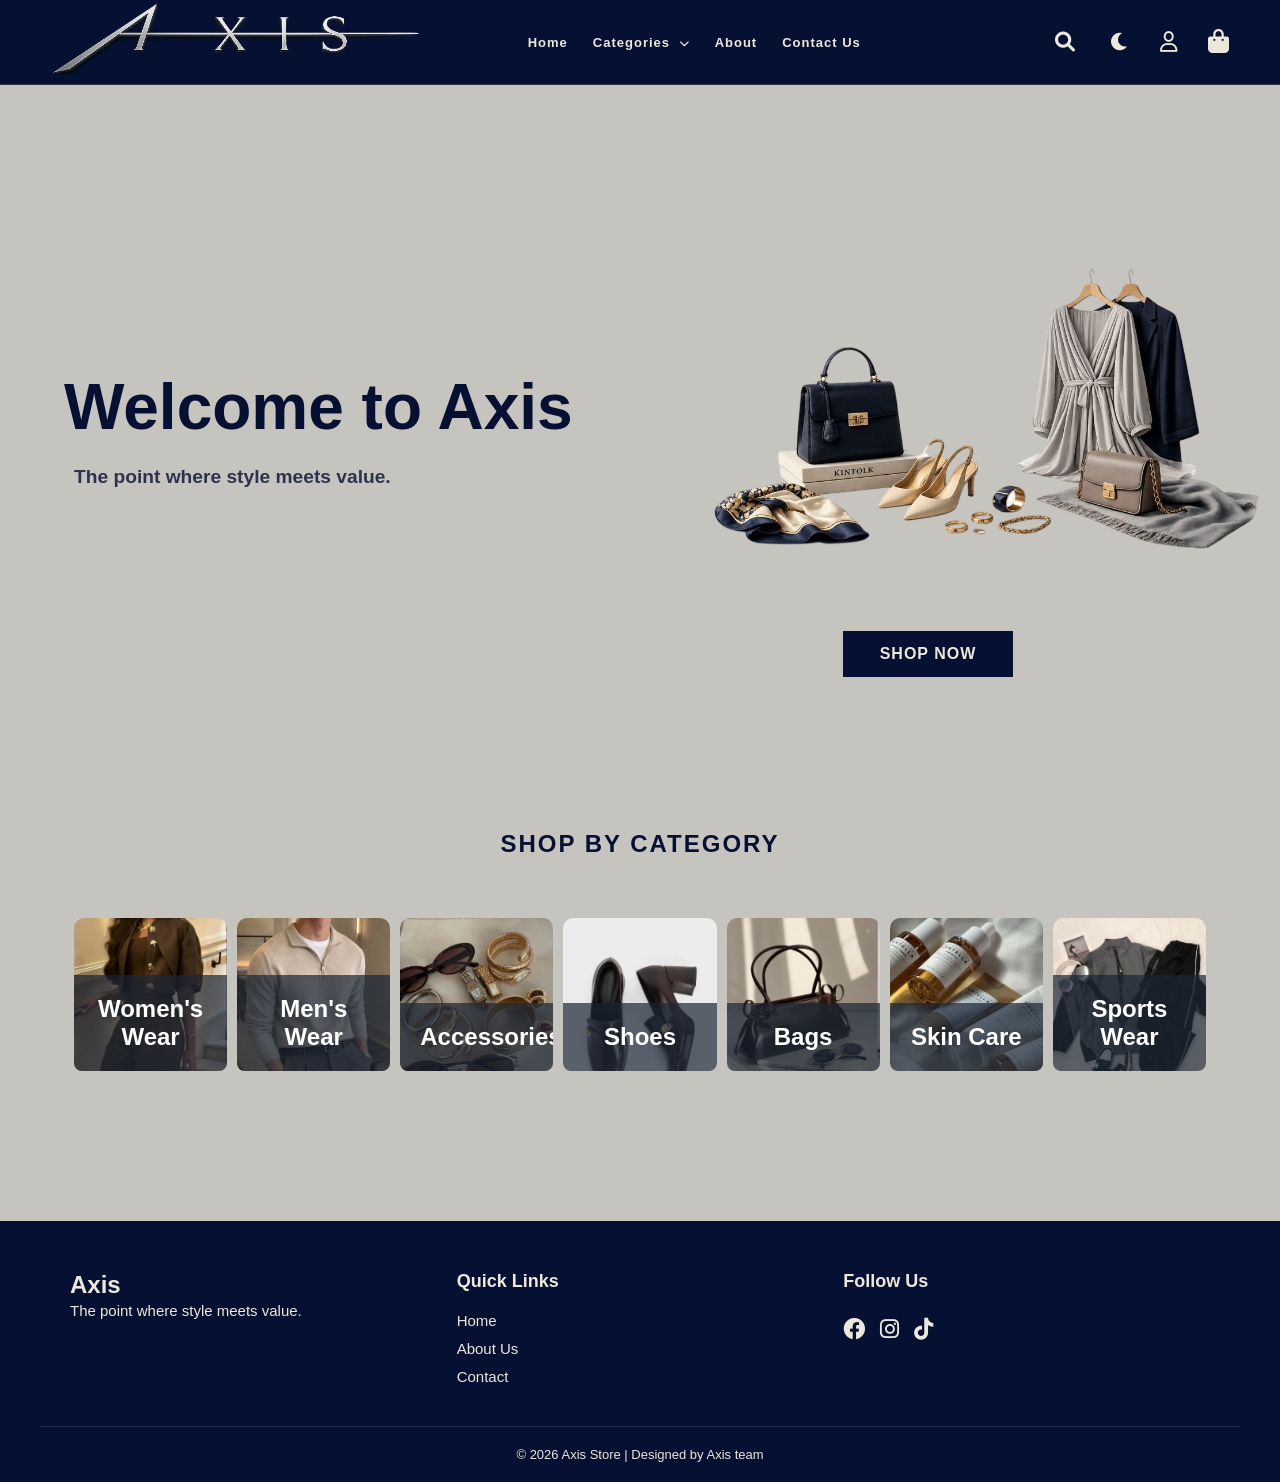
<file: index.html>
<!DOCTYPE html>
<html>

<head>
    <meta charset="UTF-8">
    <meta name="viewport" content="width=device-width, initial-scale=1.0">
    <meta name="description" content="The point where style meets value.">
    <title>Axis</title>
    <link rel="stylesheet" href="https://cdnjs.cloudflare.com/ajax/libs/font-awesome/6.0.0/css/all.min.css">
    <link rel="stylesheet" href="style.css">
</head>

<body>
    <header>
        <nav>
            <div class="logo">
                <a href="index.html">
                    <img src="ChatGPT Image Apr 26, 2026, 09_50_21 PM.png" alt="Axis" width="50" height="50"
                        class="logo-photo">
                </a>
            </div>
            <ul>
                <li><a href="index.html">Home</a></li>
                <li class="dropdown">
                    <a href="javascript:void(0)" class="dropbtn">Categories <i class="fa-solid fa-chevron-down"></i></a>
                    <ul class="dropdown-content">
                        <li><a href="girls.html">Women's Wear</a></li>
                        <li><a href="men.html">Men's Wear</a></li>
                        <li><a href="sports.html">Sports Wear</a></li>
                        <li><a href="accessories.html">Accessories</a></li>
                        <li><a href="shoes.html">Shoes</a></li>
                        <li><a href="bags.html">Bags</a></li>
                        <li><a href="skin_care.html">Skin Care</a></li>
                    </ul>
                </li>
                <li><a href="about.html">About</a></li>
                <li><a href="contact.html">Contact Us</a></li>
            </ul>
            <div class="icons">
                <div class="search">
                    <a href="#">
                        <input type="text" placeholder="Search..." class="search-input"id="searchInput" >
                        <i class="fa-solid fa-magnifying-glass" ></i>
                    </a>
                    <div class="search-results category-grid hide" id="searchResultsContainer"></div>
                </div>
                  <div class="theme-toggle" id="themetoggle">
                    <i class="fa-solid fa-moon" id="themeicon"></i>
                </div>
                <a href="sign_in.html">
                    <i class="fa-regular fa-user"></i>
                </a>
                <button id="logout-btn"  onclick="logout()">Logout</button>
                <a href="cart.html">
                    <div class="cart">
                    <i class="fa-solid fa-bag-shopping"></i>
                    <span id="cart-count">0</span>
                    </div>
                </a>
            </div>
            
        </nav>
    </header>

    <section class="hero">
        <div class="hero-text">
            <h1> Welcome to Axis </h1>
            <h3>The point where style meets value.</h3>
        </div>
        
        <div class="right-side" style="display: flex; flex-direction: column; align-items: center;">
    <img src="home_photos/6016145452870339753-Photoroom.png" alt="products" class="home-image" height="400">
    
    <div class="hero-actions">
        <a href="girls.html" class="cta-btn">Shop Now</a>
    </div>
</div>
    </section>

    <section class="categories" id="categories-section">
    <h2 class="section-title">Shop by Category</h2>
    <div class="category-grid">
        <a href="girls.html" class="category-card">
            <img src="home_photos/women.jpg" alt="Women's Wear">
            <div class="category-info">
                <span>Women's Wear</span>
            </div>
        </a>

        <a href="men.html" class="category-card">
            <img src="home_photos/men2.jpg" alt="Men's Wear">
            <div class="category-info">
                <span>Men's Wear</span>
            </div>
        </a>

        <a href="accessories.html" class="category-card">
            <img src="home_photos/accessories.jpg" alt="Accessories">
            <div class="category-info">
                <span>Accessories</span>
            </div>
        </a>
        <a href="shoes.html" class="category-card">
            <img src="home_photos/shoes.jpg" alt="Shoes">
            <div class="category-info">
                <span>Shoes</span>
            </div>
        </a>
        <a href="bags.html" class="category-card">
            <img src="home_photos/bags.jpg" alt="Bags">
            <div class="category-info">
                <span>Bags</span>
            </div>
        </a>
        <a href="skin_care.html" class="category-card">
            <img src="home_photos/skin_care.jpg" alt="Skin Care">
            <div class="category-info">
                <span>Skin Care</span>
            </div>
        </a>
    <a href="sports.html" class="category-card">
            <img src="home_photos/sports.jpg" alt="Sports Wear">
            <div class="category-info">
                <span>Sports Wear</span>
            </div>
        </a>
    </div>
</section>
<div class="noResult">
    
</div>
<script src="main.js"></script>
<script src="home.js"></script>
</body>
</html>
   <footer class="main-footer">
    <div class="footer-container">
        <div class="footer-section about">
            <h2 class="logo-text">Axis</h2>
            <p>The point where style meets value.</p>
        </div>

        <div class="footer-section links">
            <h3>Quick Links</h3>
            <ul>
                <li><a href="index.html">Home</a></li>
                <li><a href="about.html">About Us</a></li>
                <li><a href="contact.html">Contact</a></li>
            </ul>
        </div>

        <div class="footer-section social">
            <h3>Follow Us</h3>
            <div class="social-icons">
                <a href="#"><i class="fab fa-facebook"></i></a>
                <a href="#"><i class="fab fa-instagram"></i></a>
                <a href="#"><i class="fab fa-tiktok"></i></a>
            </div>
        </div>
    </div>
    
    <div class="footer-bottom">
        <p>&copy; 2026 Axis Store | Designed by Axis team</p>
    </div>
</footer>
</html>
</file>
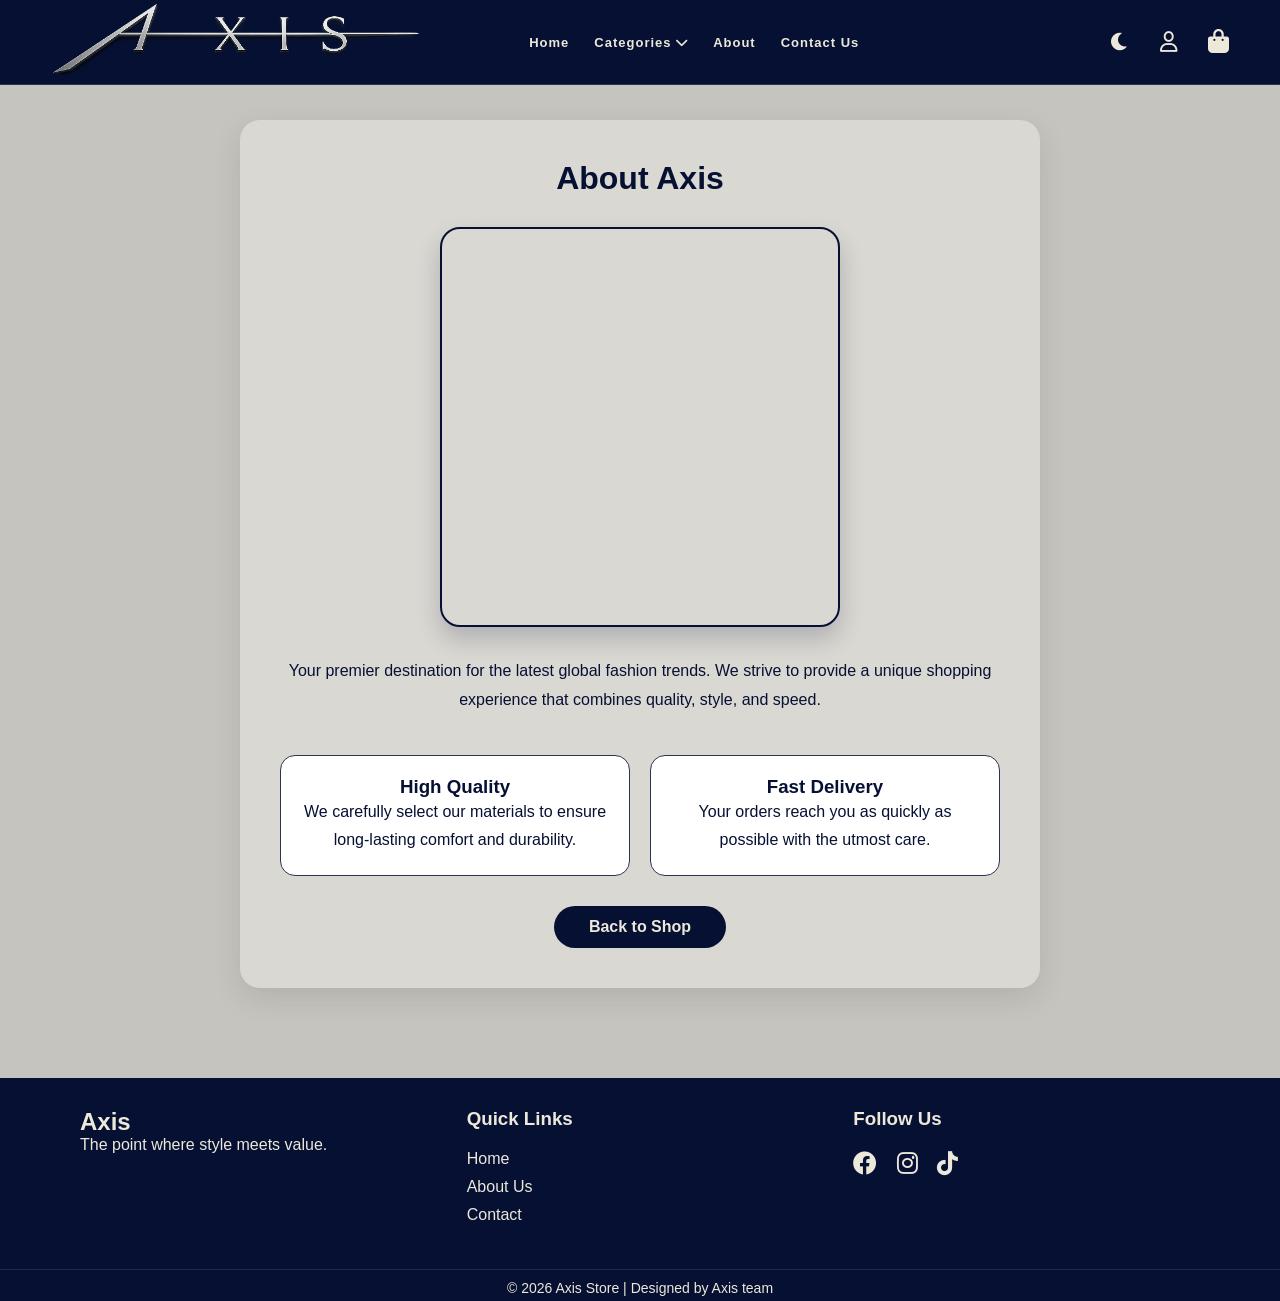
<file: about.html>
<!DOCTYPE html>
<html lang="en">

<head>
    <title>About Axis</title>
    <meta charset="UTF-8">
    <meta name="viewport" content="width=device-width, initial-scale=1.0">
    <link rel="stylesheet" href="about.css">
    <link rel="stylesheet" href="https://cdnjs.cloudflare.com/ajax/libs/font-awesome/6.0.0/css/all.min.css" />
</head>

<body>
    <header>
        <nav>
            <div class="logo">
                <a href="index.html">
                    <img src="ChatGPT Image Apr 26, 2026, 09_50_21 PM.png" alt="Axis" width="50" height="50"
                        class="logo-photo">
                </a>
            </div>
            <ul>
                <li><a href="index.html">Home</a></li>
                <li class="dropdown">
                    <a href="javascript:void(0)" class="dropbtn">Categories <i class="fa-solid fa-chevron-down"></i></a>
                    <ul class="dropdown-content">
                        <li><a href="girls.html">Women's Wear</a></li>
                        <li><a href="men.html">Men's Wear</a></li>
                        <li><a href="sports.html">Sports Wear</a></li>
                        <li><a href="accessories.html">Accessories</a></li>
                        <li><a href="shoes.html">Shoes</a></li>
                        <li><a href="bags.html">Bags</a></li>
                        <li><a href="skin_care.html">Skin Care</a></li>
                    </ul>
                </li>
                <li><a href="about.html">About</a></li>
                <li><a href="contact.html">Contact Us</a></li>
            </ul>
            <div class="icons">

                <div class="theme-toggle" id="themetoggle">
                    <i class="fa-solid fa-moon" id="themeicon"></i>


                </div>
                <a href="sign_in.html">
                    <i class="fa-regular fa-user"></i>
                </a>
                <button id="logout-btn"  onclick="logout()">Logout</button>
                <a href="cart.html">
                    <div class="cart">
                        <i class="fa-solid fa-bag-shopping"></i>
                        <span id="cart-count">0</span>
                    </div>
                </a>
            </div>
        </nav>
    </header>

    <main>
        <div class="about-section">
            <div class="about-container">
                <h1>About Axis</h1>

                <div class="video-wrapper">
                    <video autoplay muted loop playsinline disablePictureInPicture
                        controlslist="nodownload nofullscreen noremoteplayback">
                        <source src="video.mp4" type="video/mp4">
                        your browser does not support the video tag.
                    </video>
                </div>

                <p>Your premier destination for the latest global fashion trends. We strive to provide a unique shopping
                    experience that combines quality, style, and speed.</p>

                <div class="features">
                    <div class="feature-box">
                        <h3>High Quality</h3>
                        <p>We carefully select our materials to ensure long-lasting comfort and durability.</p>
                    </div>
                    <div class="feature-box">
                        <h3>Fast Delivery</h3>
                        <p>Your orders reach you as quickly as possible with the utmost care.</p>
                    </div>
                </div>

                <a href="index.html" class="back-btn">Back to Shop</a>
            </div>
        </div>
    </main>

    <script src="main.js"></script>
    <script src="about.js"></script>

</body>
<footer class="main-footer">
    <div class="footer-container">
        <div class="footer-section about">
            <h2 class="logo-text">Axis</h2>
            <p>The point where style meets value.</p>
        </div>

        <div class="footer-section links">
            <h3>Quick Links</h3>
            <ul>
                <li><a href="index.html">Home</a></li>
                <li><a href="about.html">About Us</a></li>
                <li><a href="contact.html">Contact</a></li>
            </ul>
        </div>

        <div class="footer-section social">
            <h3>Follow Us</h3>
            <div class="social-icons">
                <a href="#"><i class="fab fa-facebook"></i></a>
                <a href="#"><i class="fab fa-instagram"></i></a>
                <a href="#"><i class="fab fa-tiktok"></i></a>
            </div>
        </div>
    </div>

    <div class="footer-bottom">
        <p>&copy; 2026 Axis Store | Designed by Axis team</p>
    </div>
</footer>
</footer>

</html>
</file>
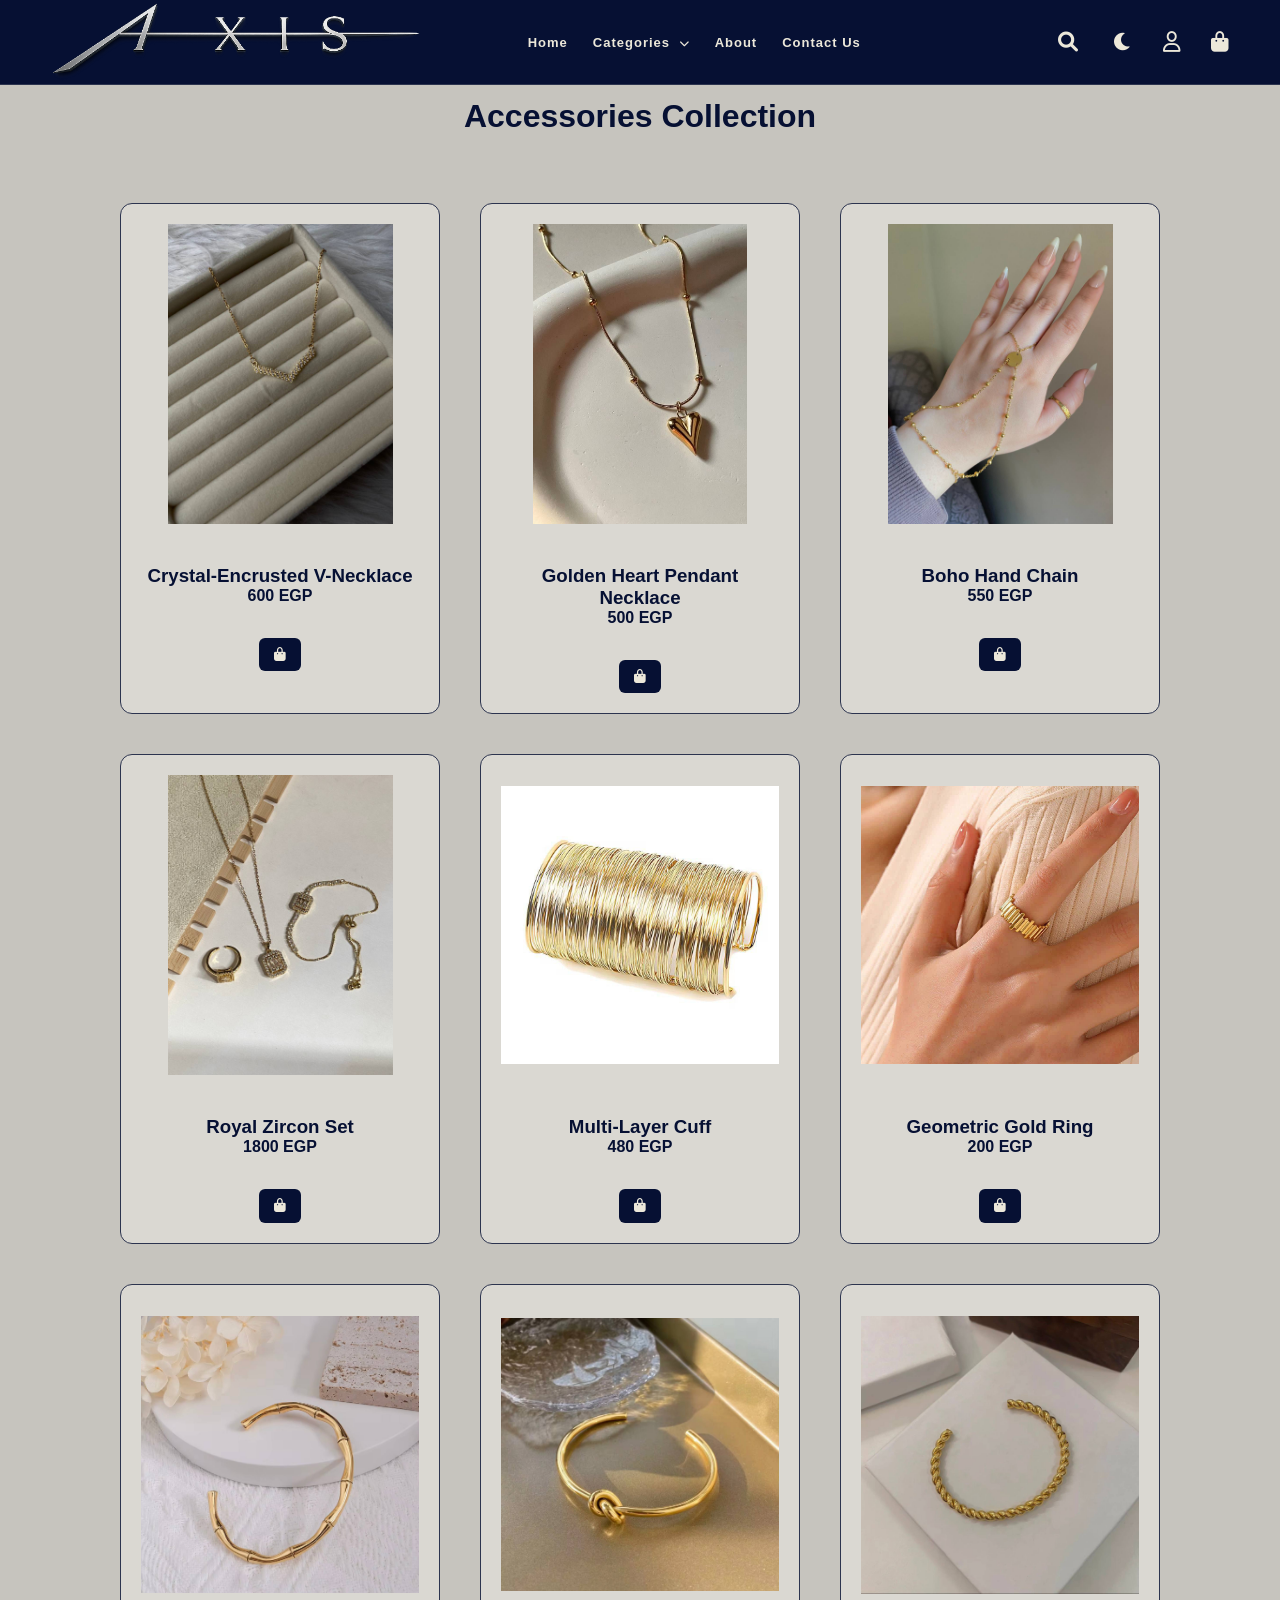
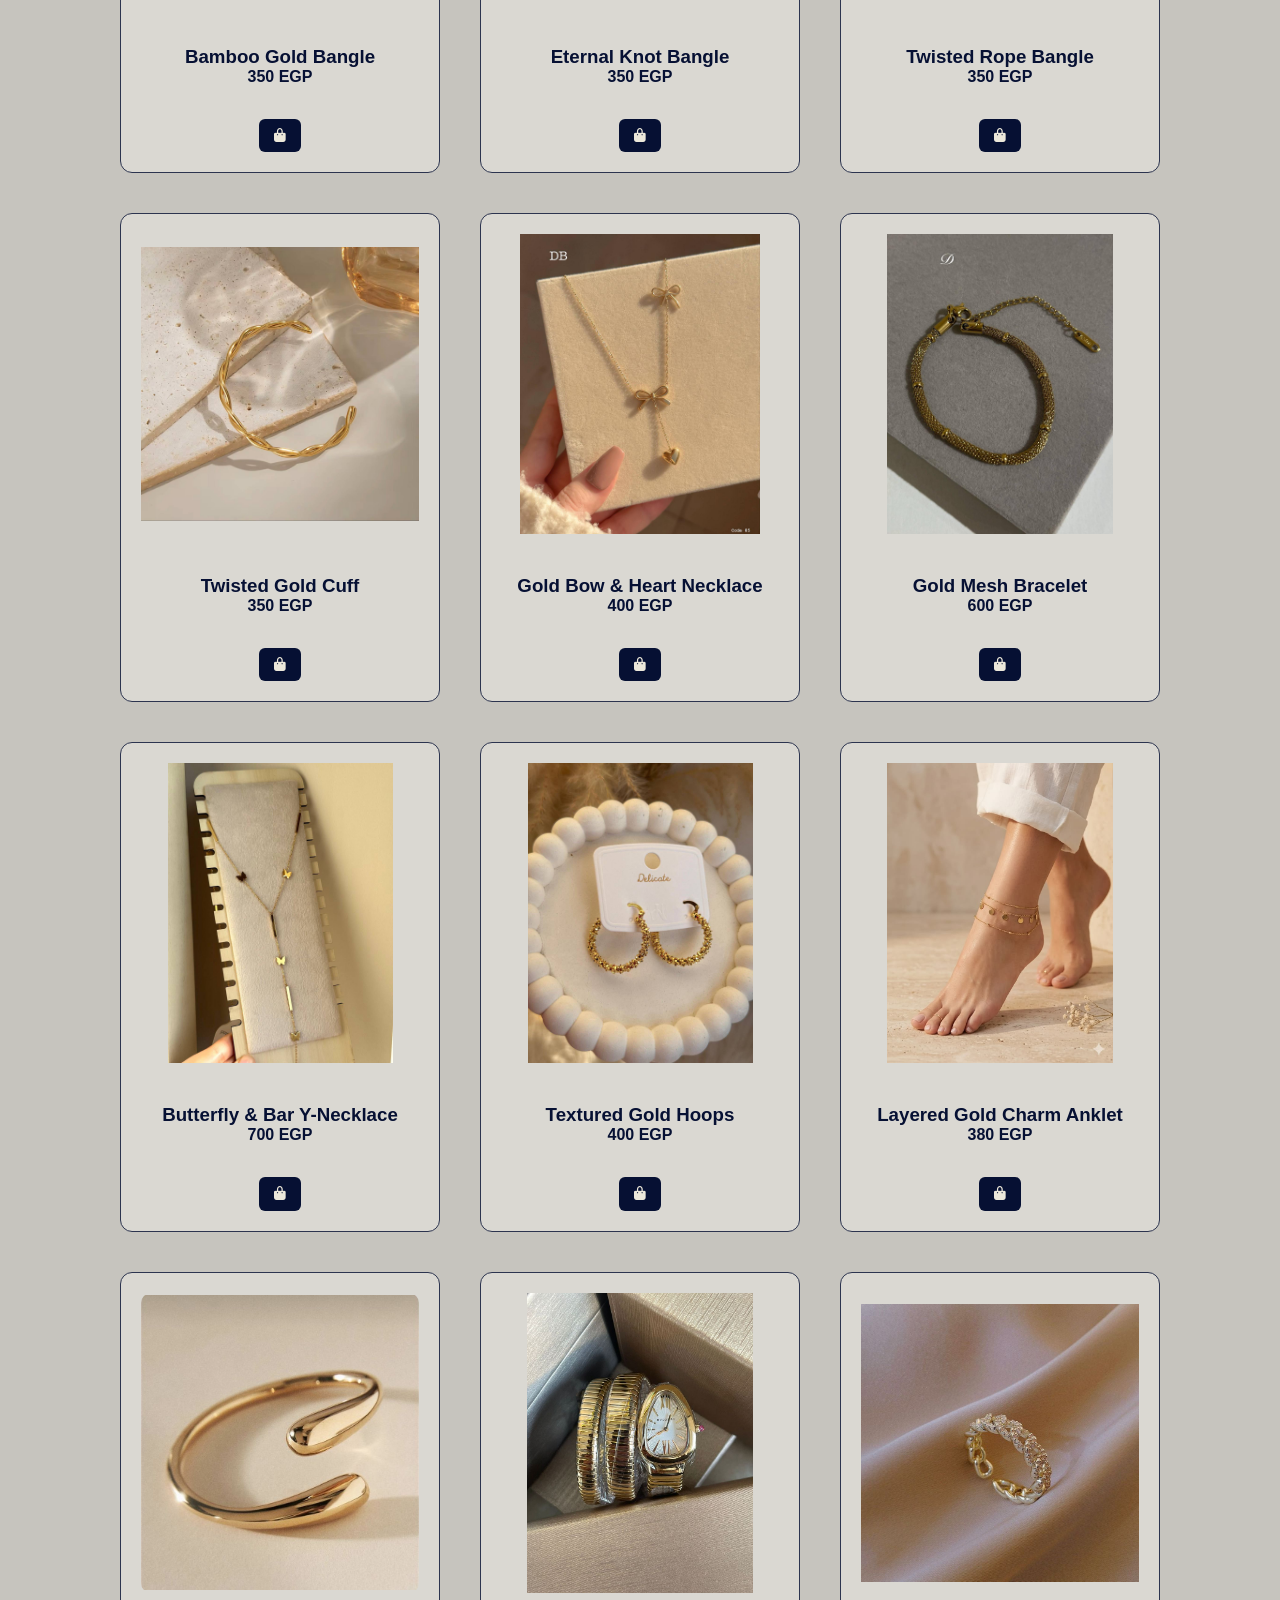
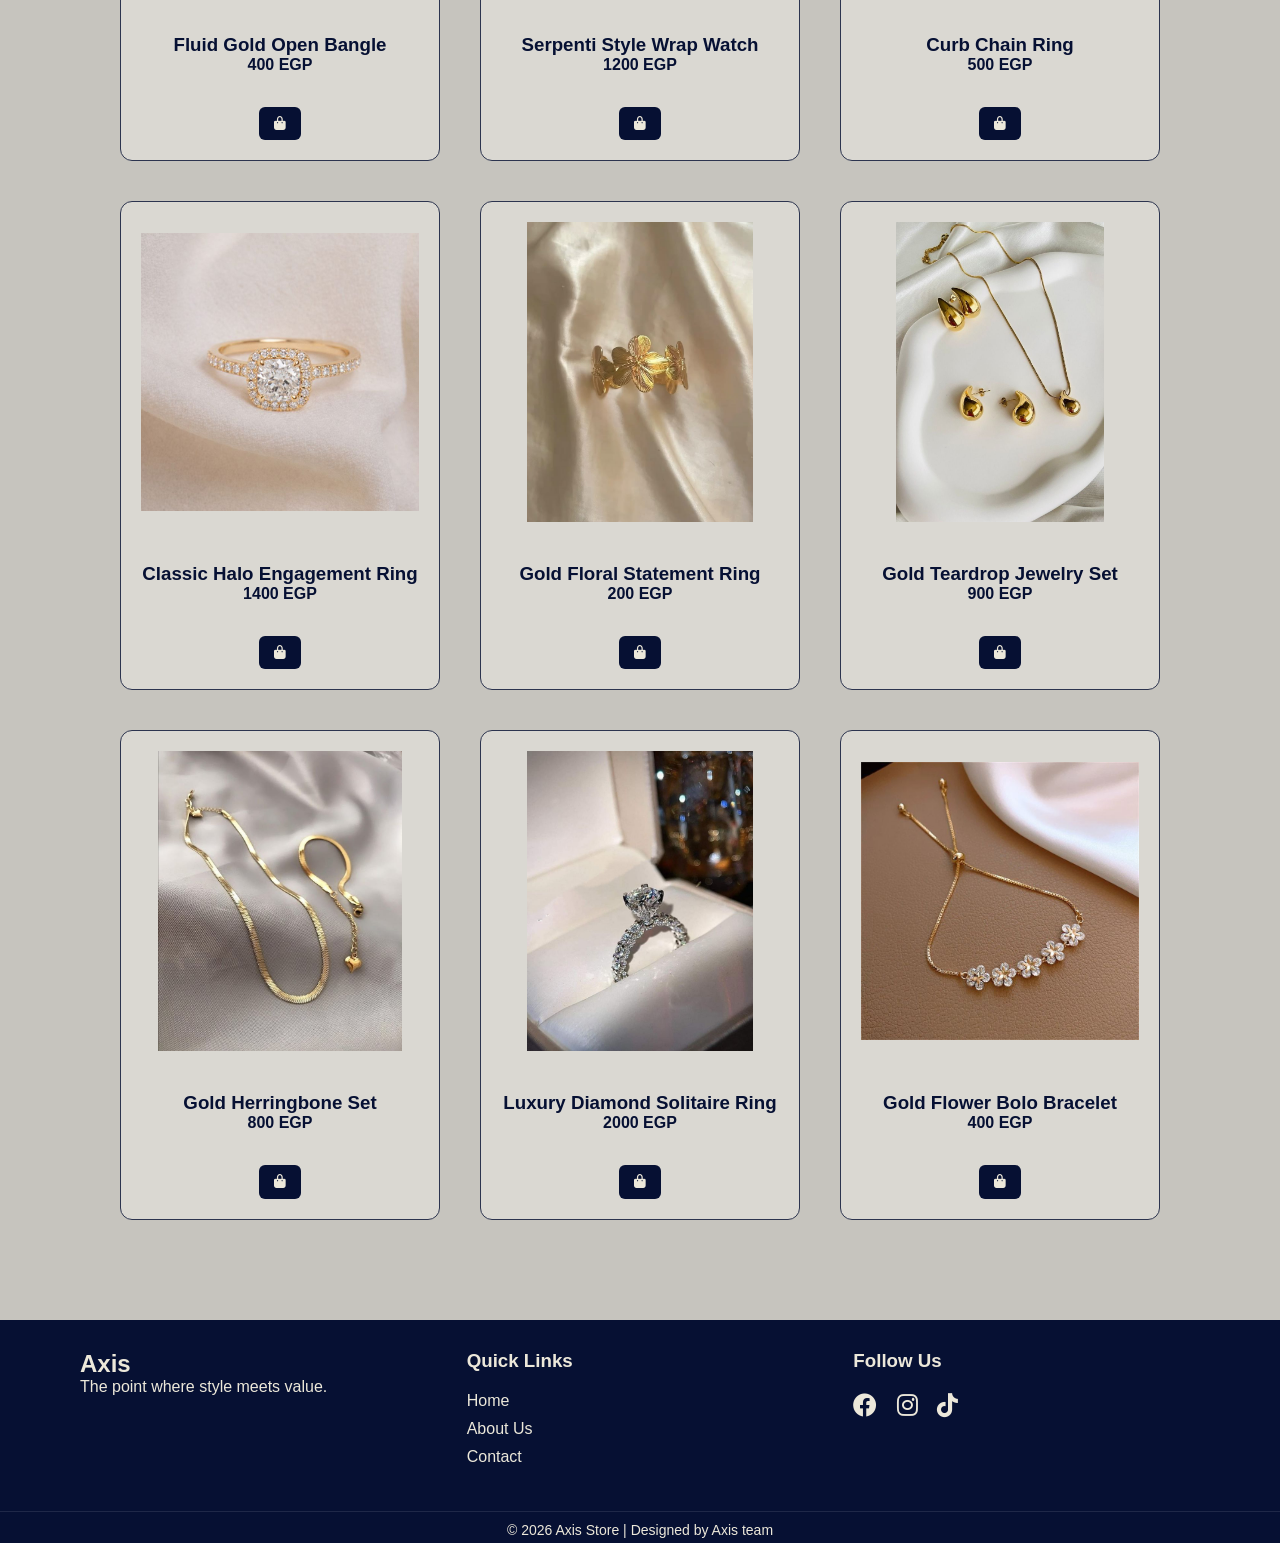
<file: accessories.html>
<!DOCTYPE html>
<html>

<head>
    <meta charset="UTF-8">
    <meta name="viewport" content="width=device-width, initial-scale=1.0">
    <title>Accessories Collection</title>
    <link rel="stylesheet" href="accessories.css">
    <link rel="stylesheet" href="https://cdnjs.cloudflare.com/ajax/libs/font-awesome/6.0.0/css/all.min.css" />
</head>

<body>


    <header>
        <nav>
            <div class="logo">
                <a href="index.html">
                    <img src="ChatGPT Image Apr 26, 2026, 09_50_21 PM.png" alt="Axis" width="50" height="50"
                        class="logo-photo">
                </a>
            </div>
            <ul>
                <li><a href="index.html">Home</a></li>
                <li class="dropdown">
                    <a href="javascript:void(0)" class="dropbtn">Categories <i class="fa-solid fa-chevron-down"></i></a>
                    <ul class="dropdown-content">
                        <li><a href="girls.html">Women's Wear</a></li>
                        <li><a href="men.html">Men's Wear</a></li>
                        <li><a href="sports.html">Sports Wear</a></li>
                        <li><a href="accessories.html">Accessories</a></li>
                        <li><a href="shoes.html">Shoes</a></li>
                        <li><a href="bags.html">Bags</a></li>
                        <li><a href="skin_care.html">Skin Care</a></li>
                    </ul>
                </li>
                <li><a href="about.html">About</a></li>
                <li><a href="contact.html">Contact Us</a></li>
            </ul>
            <div class="icons">
                <div class="search">
                    <a href="#">
                        <input type="text" placeholder="Search..." class="search-input">
                        <i class="fa-solid fa-magnifying-glass"></i>
                    </a>
                </div>

                <div class="theme-toggle" id="themetoggle">
                    <i class="fa-solid fa-moon" id="themeicon"></i>
                </div>
                <a href="sign_in.html">
                    <i class="fa-regular fa-user"></i>
                </a>
                <button id="logout-btn"  onclick="logout()">Logout</button>
                <a href="cart.html">
                    <i class="fa-solid fa-bag-shopping"></i>
                    <span id="cart-count">0</span>
                </a>
            </div>
        </nav>
    </header>
    </br>
    <h1> Accessories Collection </h1>
    </br>
    <style>
        body h1 {
            text-align: center;
            text-align: center;
            color: var(--text-navy) !important;
        }


        nav {
            text-align: center;
            color: rgb(6, 16, 51);
        }
    </style>

    <div class="products">
        <div class="product-card"><img src="accessories-photos/acc1.jpeg">
            <h3></br>Crystal-Encrusted V-Necklace</h3>
            <p>A timeless piece that adds a touch of sophistication to any outfit. Features sparkling crystals</p><span
                class="new">600 EGP</span><br><br><button class="cart-btn" onclick="addToCart()"><i
                    class="fa-solid fa-bag-shopping"></i>
                <span class="cart-text">add to cart</span></button>
        </div>
        <div class="product-card"><img src="accessories-photos/acc2.jpeg">
            <h3></br>​Golden Heart Pendant Necklace</h3>
            <p>A polished golden heart pendant for a romantic, elegant look.</p><span class="new">500
                EGP</span><br><br><button class="cart-btn" onclick="addToCart()"><i
                    class="fa-solid fa-bag-shopping"></i> <span class="cart-text">add to cart</span></button>
        </div>

        <div class="product-card"><img src="accessories-photos/acc3.jpeg">
            <h3></br>Boho Hand Chain</h3>
            <p>A delicate gold slave bracelet with a minimalist circular charm</p><span class="new">550
                EGP</span><br><br><button class="cart-btn" onclick="addToCart()"><i
                    class="fa-solid fa-bag-shopping"></i>
                <span class="cart-text">add to cart</span> </button>
        </div>
        <div class="product-card"><img src="accessories-photos/acc4.jpeg">
            <h3></br>Royal Zircon Set</h3>
            <p>Luxury 3-piece gold set featuring sparkling emerald-cut zircon stones.</p><span class="new">1800
                EGP</span><br><br><button class="cart-btn" onclick="addToCart()"><i
                    class="fa-solid fa-bag-shopping"></i> <span class="cart-text">add to cart</span></button>
        </div>

        <div class="product-card"><img src="accessories-photos/acc5.jpeg">
            <h3></br>Multi-Layer Cuff</h3>
            <p>A bold, structured gold bangle crafted from multiple polished wires for a layered effect.
                ​</p><span class="new">480 EGP</span><br><br><button class="cart-btn" onclick="addToCart()"><i
                    class="fa-solid fa-bag-shopping"></i> <span class="cart-text">add to cart</span></button>
        </div>

        <div class="product-card"><img src="accessories-photos/acc6.jpeg">
            <h3></br>Geometric Gold Ring</h3>
            <p>A unique, modern gold ring with a textured vertical bar design
                ​</p><span class="new">200 EGP</span><br><br><button class="cart-btn" onclick="addToCart()"><i
                    class="fa-solid fa-bag-shopping"></i><span class="cart-text">add to cart</span></button>
        </div>

        <div class="product-card"><img src="accessories-photos/acc7.jpeg">
            <h3></br>Bamboo Gold Bangle</h3>
            <p>​
                A sleek, open-cuff bangle featuring a nature-inspired bamboo joint design</p><span class="new">350
                EGP</span><br><br><button class="cart-btn" onclick="addToCart()"><i
                    class="fa-solid fa-bag-shopping"></i> <span class="cart-text">add to cart</span></button>
        </div>

        <div class="product-card"><img src="accessories-photos/acc8.jpeg">
            <h3></br>Eternal Knot Bangle</h3>
            <p>A polished gold-tone cuff featuring a stylish center knot design</p><span class="new">350
                EGP</span><br><br><button class="cart-btn" onclick="addToCart()"><i
                    class="fa-solid fa-bag-shopping"></i> <span class="cart-text">add to cart</span></button>
        </div>
        <div class="product-card"><img src="accessories-photos/acc9.jpeg">
            <h3></br>Twisted Rope Bangle</h3>
            <p>A classic gold-toned open cuff with a sophisticated twisted rope texture</p><span class="new">350
                EGP</span><br><br><button class="cart-btn" onclick="addToCart()"><i
                    class="fa-solid fa-bag-shopping"></i> <span class="cart-text">add to cart</span></button>
        </div>

        <div class="product-card"><img src="accessories-photos/acc10.jpeg">
            <h3></br>Twisted Gold Cuff</h3>
            <p>Elegant open bracelet with a minimalist braided design</p><span class="new">350 EGP</span><br><br><button
                class="cart-btn"><i class="fa-solid fa-bag-shopping"></i> <span class="cart-text">add to
                    cart</span></button>
        </div>

        <div class="product-card"><img src="accessories-photos/acc11.jpeg">
            <h3></br>Gold Bow & Heart Necklace</h3>
            <p>Delicate Y-style chain featuring charming gold bows and a heart pendant</p><span class="new">400
                EGP</span><br><br><button class="cart-btn" onclick="addToCart()"><i
                    class="fa-solid fa-bag-shopping"></i> <span class="cart-text">add to cart</span></button>
        </div>

        <div class="product-card"><img src="accessories-photos/acc12.jpeg">
            <h3></br>Gold Mesh Bracelet</h3>
            <p>Classic textured mesh chain with gold bead accents and adjustable clasp</p><span class="new">600
                EGP</span><br><br><button class="cart-btn" onclick="addToCart()"><i
                    class="fa-solid fa-bag-shopping"></i> <span class="cart-text">add to cart</span></button>
        </div>

        <div class="product-card"><img src="accessories-photos/acc13.jpeg">
            <h3></br>Butterfly & Bar Y-Necklace</h3>
            <p>Elegant long drop necklace with alternating butterfly charms and polished gold bars</p><span
                class="new">700 EGP</span><br><br><button class="cart-btn" onclick="addToCart()"><i
                    class="fa-solid fa-bag-shopping"></i>
                <span class="cart-text">add to cart</span></button>
        </div>

        <div class="product-card"><img src="accessories-photos/acc14.jpeg">
            <h3></br>Textured Gold Hoops</h3>
            <p>Chic hoop earrings featuring a unique sparkling crushed-gold texture</p><span class="new">400
                EGP</span><br><br><button class="cart-btn" onclick="addToCart()"><i
                    class="fa-solid fa-bag-shopping"></i> <span class="cart-text">add to cart</span></button>
        </div>

        <div class="product-card"><img src="accessories-photos/acc15.jpeg">
            <h3></br>Layered Gold Charm Anklet</h3>
            <p>Stylish triple-layered anklet featuring delicate gold coins and bead accents.</p><span class="new">380
                EGP</span><br><br><button class="cart-btn" onclick="addToCart()"><i
                    class="fa-solid fa-bag-shopping"></i> <span class="cart-text">add to cart</span></button>
        </div>

        <div class="product-card"><img src="accessories-photos/acc16.jpeg">
            <h3></br>Fluid Gold Open Bangle</h3>
            <p>Modern minimalist bangle featuring a sleek, organic teardrop design</p><span class="new">400
                EGP</span><br><br><button class="cart-btn" onclick="addToCart()"><i
                    class="fa-solid fa-bag-shopping"></i> <span class="cart-text">add to cart</span></button>
        </div>

        <div class="product-card"><img src="accessories-photos/acc17.jpeg">
            <h3></br>Serpenti Style Wrap Watch</h3>
            <p>Luxury gold-tone watch with a flexible spiral band and a sleek drop-shaped dial</p><span class="new">1200
                EGP</span><br><br><button class="cart-btn" onclick="addToCart()"><i
                    class="fa-solid fa-bag-shopping"></i> <span class="cart-text">add to cart</span></button>
        </div>

        <div class="product-card"><img src="accessories-photos/acc18.jpeg">
            <h3></br>Curb Chain Ring</h3>
            <p>Modern open ring with a classic intertwined link design and crystal accents</p><span class="new">500
                EGP</span><br><br><button class="cart-btn" onclick="addToCart()"><i
                    class="fa-solid fa-bag-shopping"></i> <span class="cart-text">add to cart</span></button>
        </div>

        <div class="product-card"><img src="accessories-photos/acc19.jpeg">
            <h3></br>Classic Halo Engagement Ring</h3>
            <p>Luxurious gold ring with a brilliant cushion-cut stone and diamond-paved band</p><span class="new">1400
                EGP</span><br><br><button class="cart-btn" onclick="addToCart()"><i
                    class="fa-solid fa-bag-shopping"></i> <span class="cart-text">add to cart</span></button>
        </div>

        <div class="product-card"><img src="accessories-photos/acc20.jpeg">
            <h3></br>Gold Floral Statement Ring</h3>
            <p>Bold gold-tone ring featuring a beautiful row of textured blossoming flowers</p><span class="new">200
                EGP</span><br><br><button class="cart-btn" onclick="addToCart()"><i
                    class="fa-solid fa-bag-shopping"></i><span class="cart-text">add to cart</span></button>
        </div>

        <div class="product-card"><img src="accessories-photos/acc21.jpeg">
            <h3></br>Gold Teardrop Jewelry Set</h3>
            <p>Modern minimalist set featuring a sleek snake chain necklace and matching teardrop stud earrings</p><span
                class="new">900 EGP</span><br><br><button class="cart-btn" onclick="addToCart()"><i
                    class="fa-solid fa-bag-shopping"></i>
                <span class="cart-text">add to cart</span></button>
        </div>

        <div class="product-card"><img src="accessories-photos/acc22.jpeg">
            <h3></br>Gold Herringbone Set</h3>
            <p>Elegant flat-chain necklace and bracelet set with a tiny heart charm</p><span class="new">800
                EGP</span><br><br><button class="cart-btn" onclick="addToCart()"><i
                    class="fa-solid fa-bag-shopping"></i><span class="cart-text">add to cart</span></button>
        </div>

        <div class="product-card"><img src="accessories-photos/acc23.jpeg">
            <h3></br>Luxury Diamond Solitaire Ring</h3>
            <p>Stunning silver-tone engagement ring with a large brilliant center stone and full diamond-paved band</p>
            <span class="new">2000 EGP</span><br><br><button class="cart-btn" onclick="addToCart()"><i
                    class="fa-solid fa-bag-shopping"></i>
                <span class="cart-text">add to cart</span></button>
        </div>
        <div class="product-card"><img src="accessories-photos/acc24.jpeg">
            <h3></br>Gold Flower Bolo Bracelet</h3>
            <p>Delicate gold-tone sliding bracelet featuring a sparkling row of five crystal flowers</p>
            <span class="new">400 EGP</span><br><br><button class="cart-btn" onclick="addToCart()"><i
                    class="fa-solid fa-bag-shopping"></i>
                <span class="cart-text">add to cart</span></button>
        </div>

    </div>
    <script src="main.js"></script>
    <script src="accessories.js"></script>
</body>
<footer class="main-footer">
    <div class="footer-container">
        <div class="footer-section about">
            <h2 class="logo-text">Axis</h2>
            <p>The point where style meets value.</p>
        </div>

        <div class="footer-section links">
            <h3>Quick Links</h3>
            <ul>
                <li><a href="index.html">Home</a></li>
                <li><a href="about.html">About Us</a></li>
                <li><a href="contact.html">Contact</a></li>
            </ul>
        </div>

        <div class="footer-section social">
            <h3>Follow Us</h3>
            <div class="social-icons">
                <a href="#"><i class="fab fa-facebook"></i></a>
                <a href="#"><i class="fab fa-instagram"></i></a>
                <a href="#"><i class="fab fa-tiktok"></i></a>
            </div>
        </div>
    </div>

    <div class="footer-bottom">
        <p>&copy; 2026 Axis Store | Designed by Axis team</p>
    </div>
</footer>
</footer>

</html>
</file>
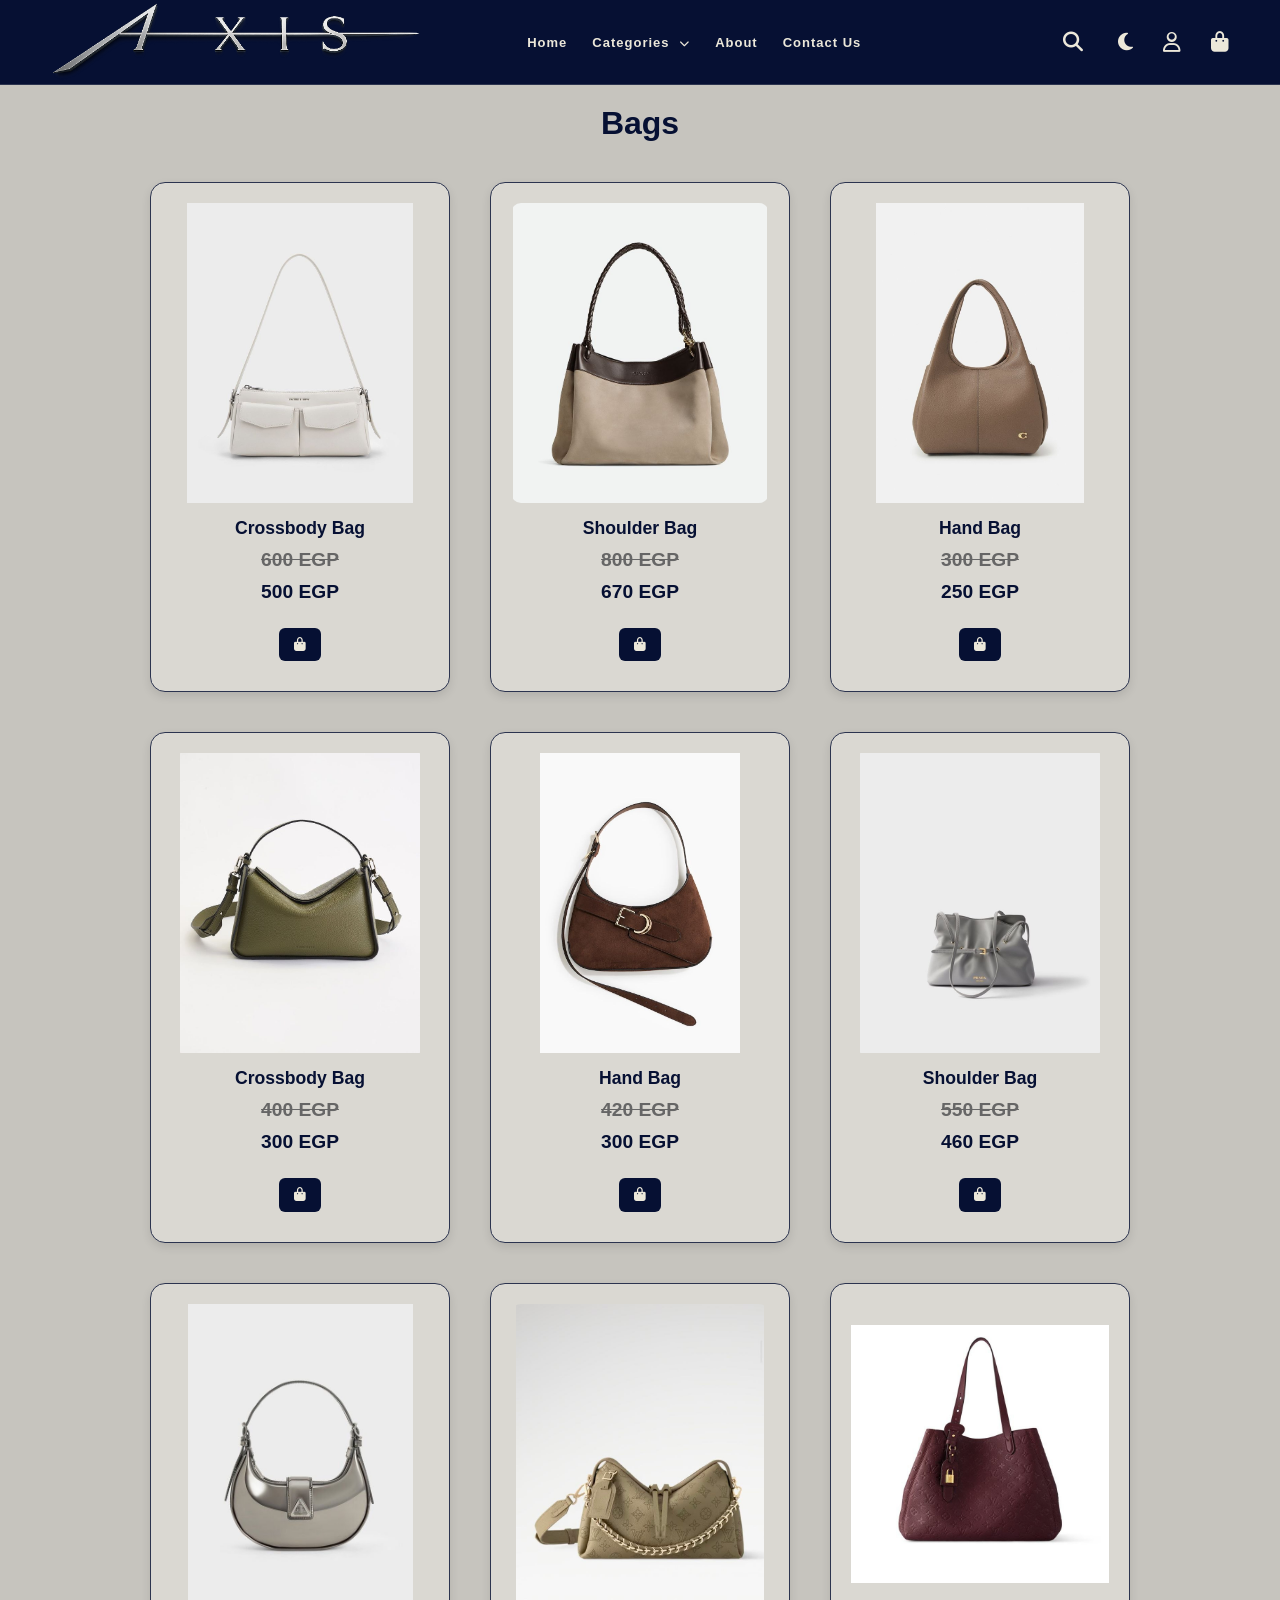
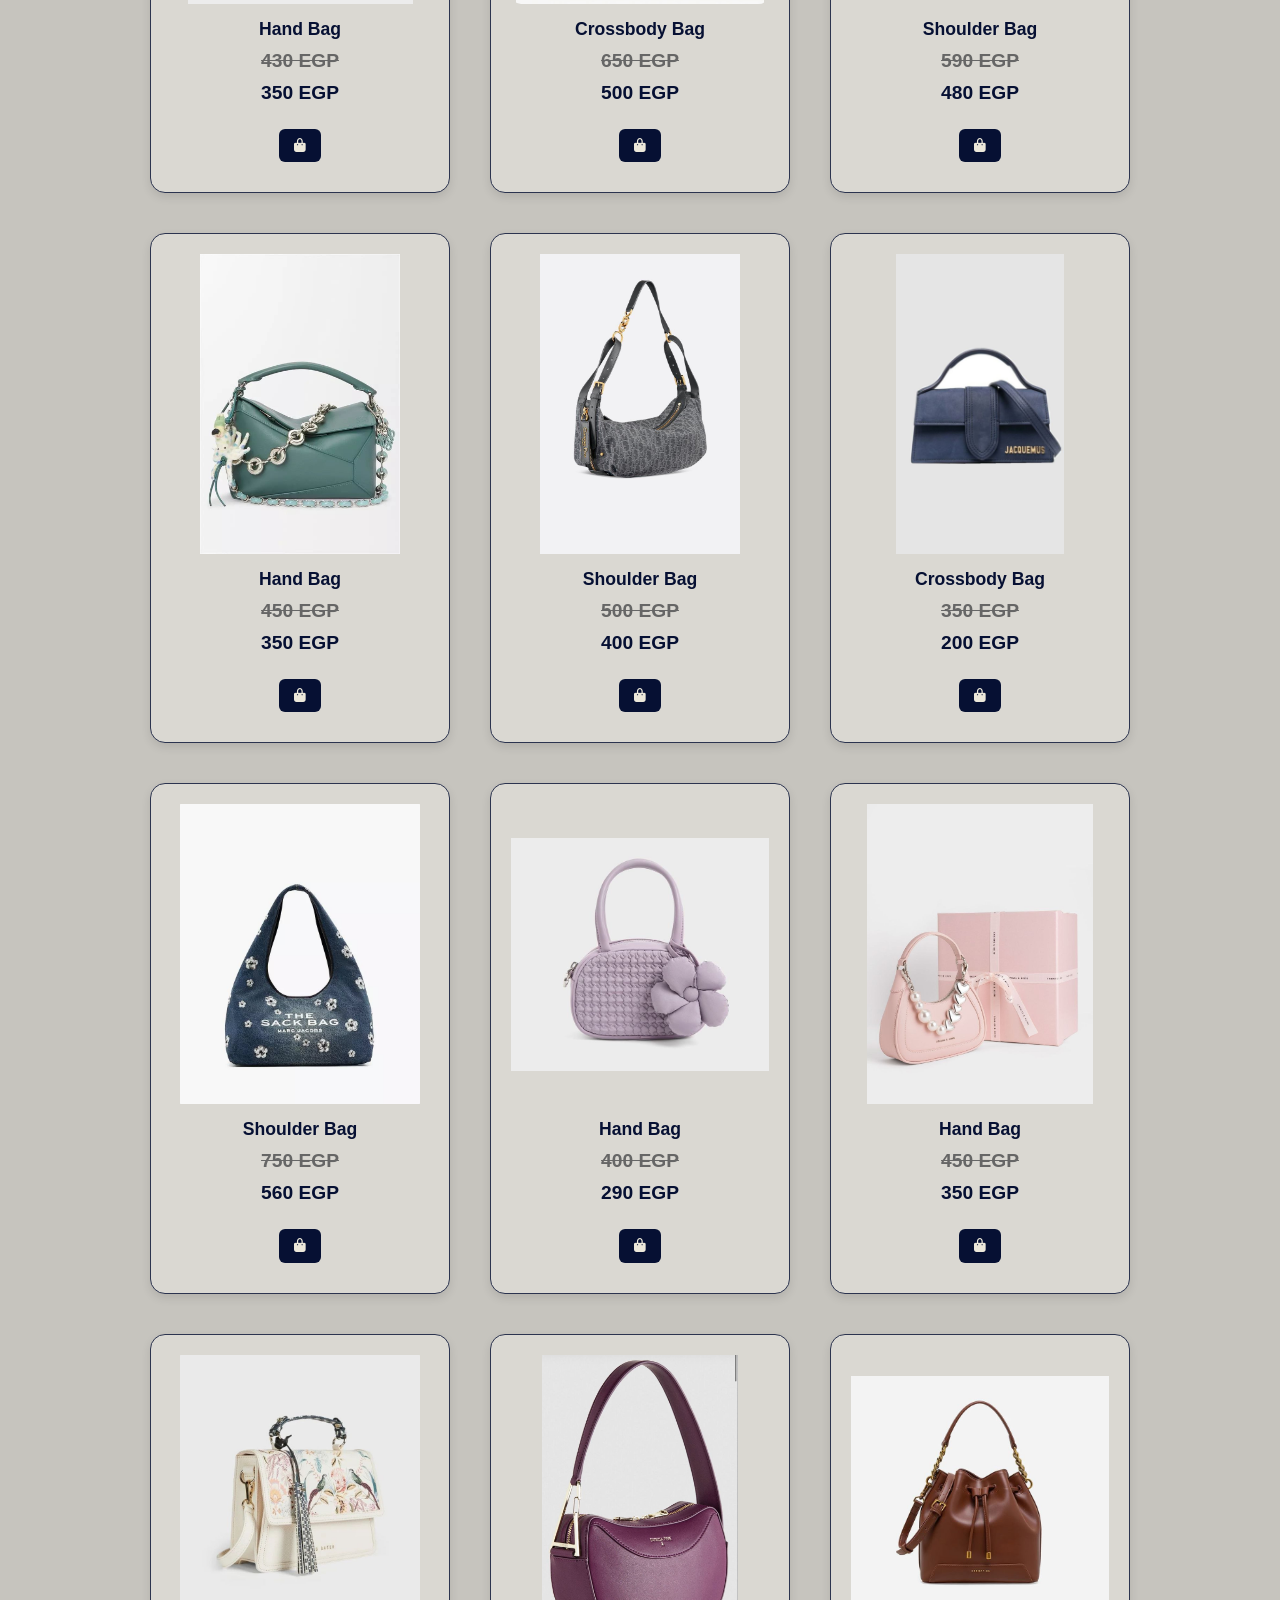
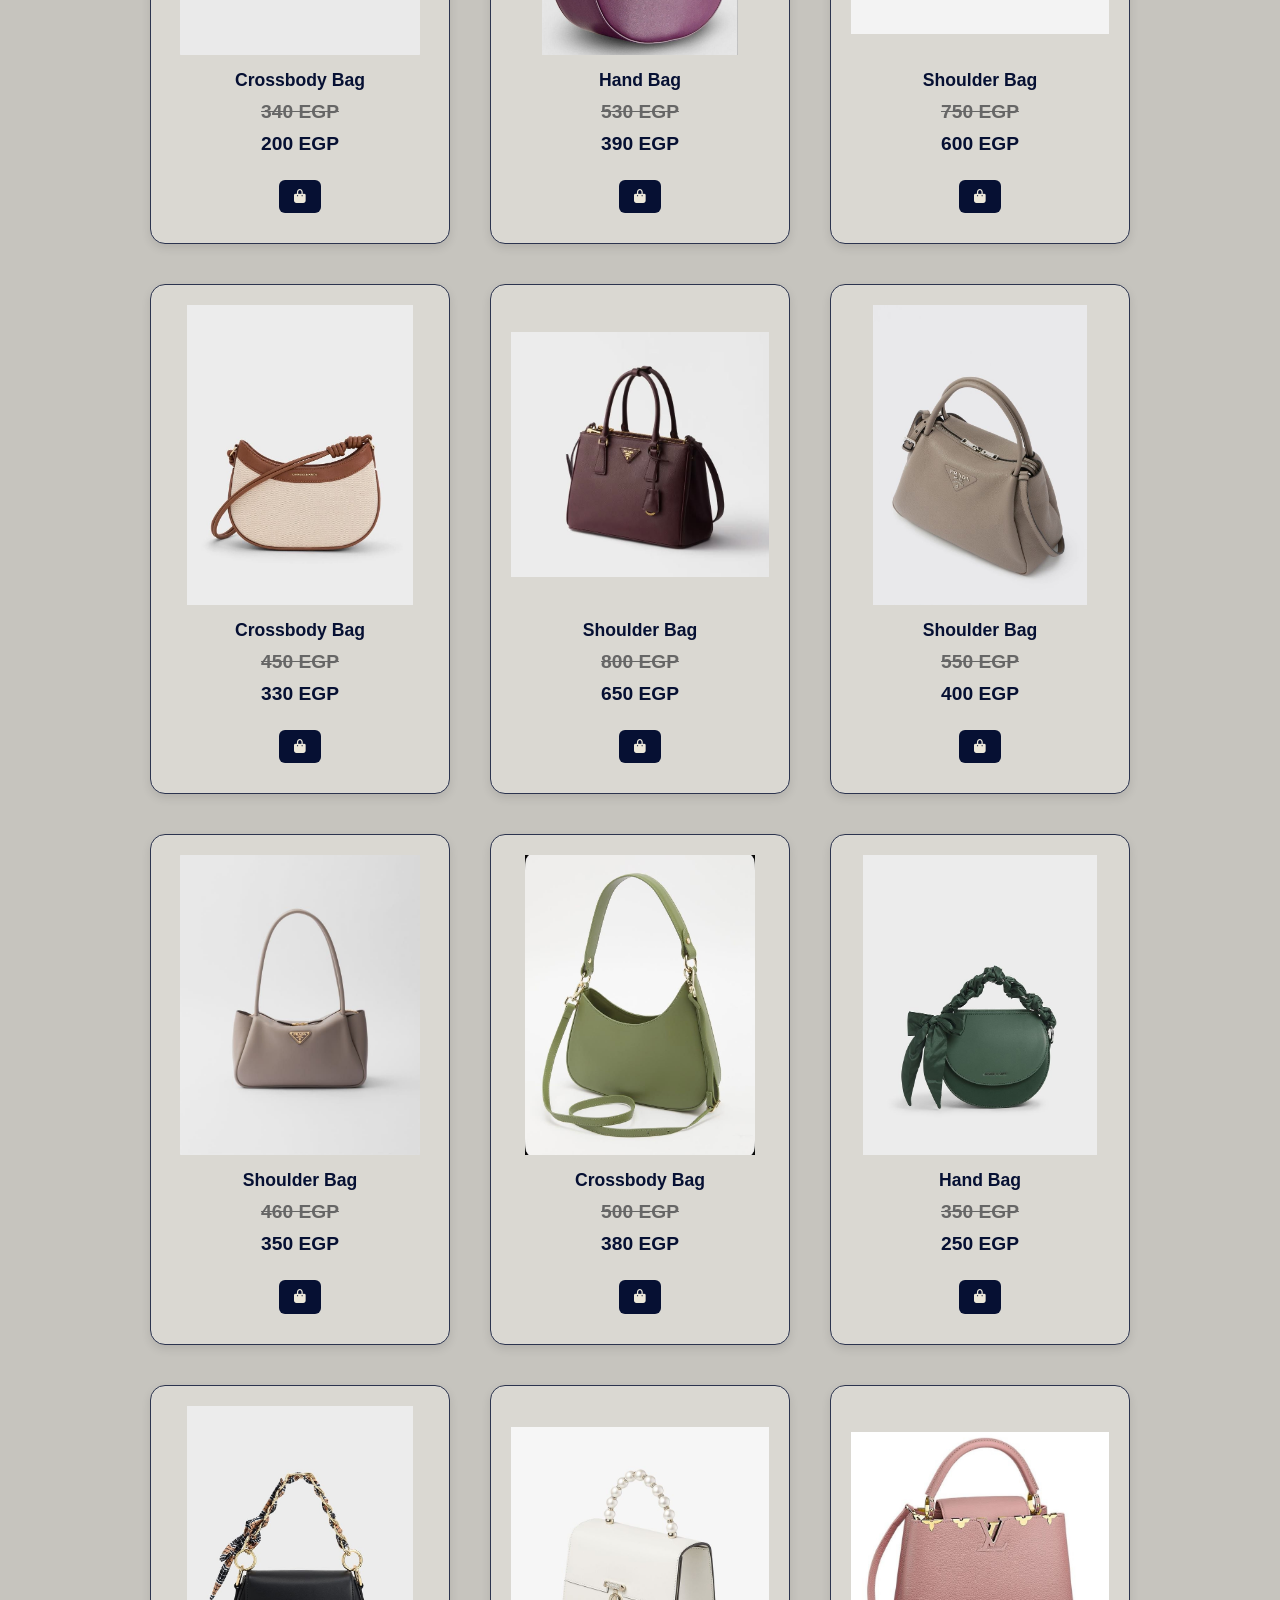
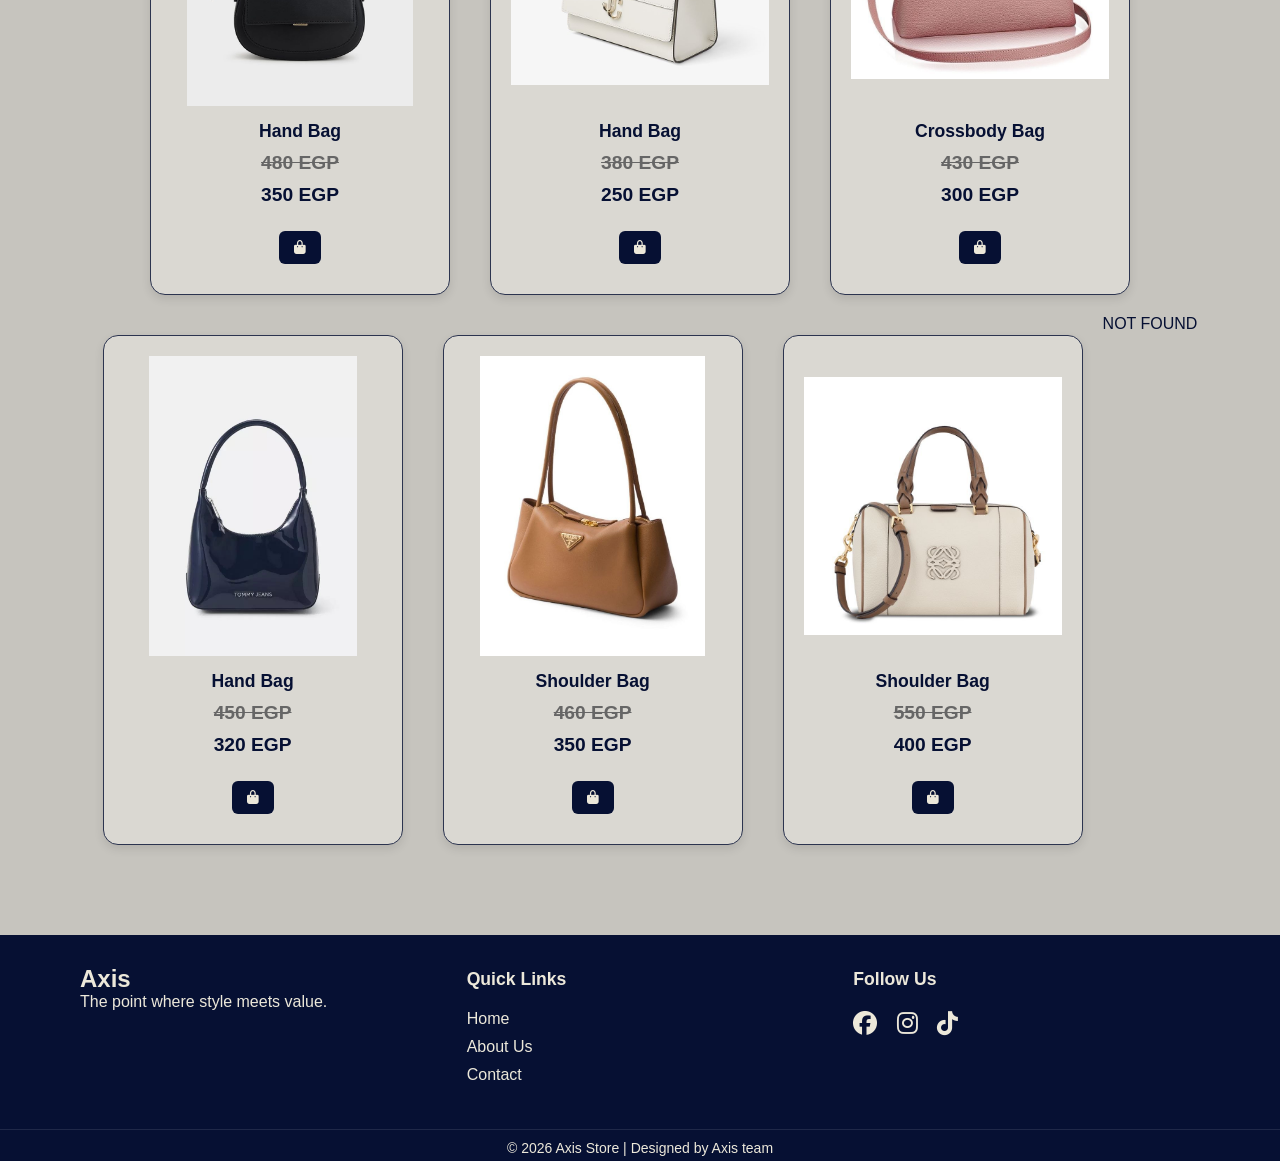
<file: bags.html>
<!DOCTYPE html>
<html>

<head>
  <meta charset="UTF-8">
  <meta name="viewport" content="width=device-width, initial-scale=1.0">
  <title>Bags</title>
  <link rel="stylesheet" href="https://cdnjs.cloudflare.com/ajax/libs/font-awesome/6.5.1/css/all.min.css">
  <link rel="stylesheet" href="bags style.css">
</head>

<body>


  <header>
    <nav>
      <div class="logo">
        <a href="index.html">
          <img src="ChatGPT Image Apr 26, 2026, 09_50_21 PM.png" alt="Axis" width="50" height="50">
        </a>
      </div>
      <ul>
        <li><a href="index.html">Home</a></li>
        <li class="dropdown">
          <a href="javascript:void(0)" class="dropbtn">Categories <i class="fa-solid fa-chevron-down"></i></a>
          <ul class="dropdown-content">
            <li><a href="girls.html">Women's Wear</a></li>
            <li><a href="men.html">Men's Wear</a></li>
            <li><a href="sports.html">Sports Wear</a></li>
            <li><a href="accessories.html">Accessories</a></li>
            <li><a href="shoes.html">Shoes</a></li>
            <li><a href="bags.html">Bags</a></li>
            <li><a href="skin_care.html">Skin Care</a></li>
          </ul>
        </li>
        <li><a href="about.html">About</a></li>
        <li><a href="contact.html">Contact Us</a></li>
      </ul>
      <div class="icons">
        <div class="search">
          <a href="#">
            <input type="text" placeholder="Search..." class="search-input">
            <i class="fa-solid fa-magnifying-glass"></i>
          </a>
        </div>
        <div class="theme-toggle" id="themetoggle">
          <i class="fa-solid fa-moon" id="themeicon"></i>
        </div>
        <a href="sign_in.html">
          <i class="fa-regular fa-user"></i>
        </a>
        <button id="logout-btn"  onclick="logout()">Logout</button>
        <a href="cart.html">
          <i class="fa-solid fa-bag-shopping"></i>
          <span id="cart-count">0</span>
        </a>
      </div>
    </nav>
  </header>
  <h1 class="add"> Bags </h1>


  <section class="main-container">

    <div class="product-card">
      <img src="bags photos/pic1.jpg" alt="Crossbody Bag" class="sizephoto">
      <h3>Crossbody Bag</h3>

      <div class="price-container">
        <span class="old-price">600 EGP</span>
        <span class="price-bag">500 EGP</span>
        <button class="add-to-cart" onclick="addToCart('white cross', 500)">
          <i class="fa-solid fa-bag-shopping"></i>
          <span class="cart-text-c">add to cart</span>
        </button>
      </div>
    </div>


    <div class="product-card">
      <img src="bags photos/pic 2.jpg" alt="Shoulder Bag" class="sizephoto">
      <h3>Shoulder Bag</h3>

      <div class="price-container">
        <span class="old-price">800 EGP</span>
        <span class="price-bag">670 EGP</span>
        <button class="add-to-cart" onclick="addToCart('Shoulder Bag', 670)">
          <i class="fa-solid fa-bag-shopping"></i>
          <span class="cart-text-c">add to cart</span>
        </button>
      </div>
    </div>


    <div class="product-card">
      <img src="bags photos/pic 3.jpg" alt="Hand Bag" class="sizephoto">
      <h3>Hand Bag</h3>

      <div class="price-container">
        <span class="old-price">300 EGP</span>
        <span class="price-bag">250 EGP</span>
        <button class="add-to-cart" onclick="addToCart('Hand Bag', 250)">
          <i class="fa-solid fa-bag-shopping"></i>
          <span class="cart-text-c">add to cart</span>
        </button>
      </div>
    </div>


    <div class="product-card">
      <img src="bags photos/pic 4.jpg" alt="Crossbody Bag" class="sizephoto">
      <h3> Crossbody Bag</h3>

      <div class="price-container">
        <span class="old-price">400 EGP</span>
        <span class="price-bag">300 EGP</span>
        <button class="add-to-cart" onclick="addToCart('Crossbody Bag',300 )">
          <i class="fa-solid fa-bag-shopping"></i>
          <span class="cart-text-c">add to cart</span>
        </button>
      </div>
    </div>


    <div class="product-card">
      <img src="bags photos/pic 5.jpg" alt="Hand Bag" class="sizephoto">
      <h3>Hand Bag </h3>

      <div class="price-container">
        <span class="old-price">420 EGP</span>
        <span class="price-bag"> 300 EGP</span>
        <button class="add-to-cart" onclick="addToCart('Hand Bag',300 )">
          <i class="fa-solid fa-bag-shopping"></i>
          <span class="cart-text-c">add to cart</span>
        </button>
      </div>
    </div>


    <div class="product-card">
      <img src="bags photos/pic 6.jpg" alt="Shoulder Bag" class="sizephoto">
      <h3>Shoulder Bag</h3>

      <div class="price-container">
        <span class="old-price">550 EGP</span>
        <span class="price-bag">460 EGP</span>
        <button class="add-to-cart" onclick="addToCart('Shoulder Bag', 460)">
          <i class="fa-solid fa-bag-shopping"></i>
          <span class="cart-text-c">add to cart</span>
        </button>
      </div>
    </div>


    <div class="product-card">
      <img src="bags photos/pic 7.jpg" alt="Hand Bag" class="sizephoto">
      <h3>Hand Bag </h3>

      <div class="price-container">
        <span class="old-price">430 EGP</span>
        <span class="price-bag"> 350 EGP</span>
        <button class="add-to-cart" onclick="addToCart('Hand Bag',350 )">
          <i class="fa-solid fa-bag-shopping"></i>
          <span class="cart-text-c">add to cart</span>
        </button>
      </div>
    </div>


    <div class="product-card">
      <img src="bags photos/pic 8.jpg" alt="Crossbody Bag" class="sizephoto">
      <h3> Crossbody Bag</h3>

      <div class="price-container">
        <span class="old-price">650 EGP</span>
        <span class="price-bag">500 EGP</span>
        <button class="add-to-cart" onclick="addToCart('Crossbody Bag',500 )">
          <i class="fa-solid fa-bag-shopping"></i>
          <span class="cart-text-c">add to cart</span>
        </button>
      </div>
    </div>


    <div class="product-card">
      <img src="bags photos/pic 9.jpg" alt="Shoulder Bag" class="sizephoto">
      <h3>Shoulder Bag</h3>

      <div class="price-container">
        <span class="old-price">590 EGP</span>
        <span class="price-bag">480 EGP</span>
        <button class="add-to-cart" onclick="addToCart('Shoulder Bag', 480)">
          <i class="fa-solid fa-bag-shopping"></i>
          <span class="cart-text-c">add to cart</span>
        </button>
      </div>
    </div>


    <div class="product-card">
      <img src="bags photos/pic 10.jpg" alt="Hand Bag" class="sizephoto">
      <h3>Hand Bag </h3>

      <div class="price-container">
        <span class="old-price">450 EGP</span>
        <span class="price-bag"> 350 EGP</span>
        <button class="add-to-cart" onclick="addToCart('Hand Bag',350 )">
          <i class="fa-solid fa-bag-shopping"></i>
          <span class="cart-text-c">add to cart</span>
        </button>
      </div>
    </div>


    <div class="product-card">
      <img src="bags photos/pic 11.jpg" alt="Shoulder Bag" class="sizephoto">
      <h3>Shoulder Bag</h3>

      <div class="price-container">
        <span class="old-price">500 EGP</span>
        <span class="price-bag">400 EGP</span>
        <button class="add-to-cart" onclick="addToCart('Shoulder Bag', 400)">
          <i class="fa-solid fa-bag-shopping"></i>
          <span class="cart-text-c">add to cart</span>
        </button>
      </div>
    </div>


    <div class="product-card">
      <img src="bags photos/pic 12.jpg" alt="Crossbody Bag" class="sizephoto">
      <h3> Crossbody Bag</h3>

      <div class="price-container">
        <span class="old-price">350 EGP</span>
        <span class="price-bag">200 EGP</span>
        <button class="add-to-cart" onclick="addToCart('Crossbody Bag',200 )">
          <i class="fa-solid fa-bag-shopping"></i>
          <span class="cart-text-c">add to cart</span>
        </button>
      </div>
    </div>


    <div class="product-card">
      <img src="bags photos/pic 13.jpg" alt="Shoulder Bag" class="sizephoto">
      <h3>Shoulder Bag</h3>

      <div class="price-container">
        <span class="old-price">750 EGP</span>
        <span class="price-bag">560 EGP</span>
        <button class="add-to-cart" onclick="addToCart('Shoulder Bag', 560)">
          <i class="fa-solid fa-bag-shopping"></i>
          <span class="cart-text-c">add to cart</span>
        </button>
      </div>
    </div>


    <div class="product-card">
      <img src="bags photos/pic 14.jpg" alt="Hand Bag" class="sizephoto">
      <h3>Hand Bag </h3>

      <div class="price-container">
        <span class="old-price">400 EGP</span>
        <span class="price-bag"> 290 EGP</span>
        <button class="add-to-cart" onclick="addToCart('Hand Bag',290 )">
          <i class="fa-solid fa-bag-shopping"></i>
          <span class="cart-text-c">add to cart</span>

        </button>
      </div>
    </div>


    <div class="product-card">
      <img src="bags photos/pic 15.jpg" alt="Hand Bag" class="sizephoto">
      <h3>Hand Bag </h3>

      <div class="price-container">
        <span class="old-price">450 EGP</span>
        <span class="price-bag"> 350 EGP</span>
        <button class="add-to-cart" onclick="addToCart('Hand Bag',350 )">
          <i class="fa-solid fa-bag-shopping"></i>
          <span class="cart-text-c">add to cart</span>
        </button>
      </div>
    </div>


    <div class="product-card">
      <img src="bags photos/pic 16.jpg" alt="Crossbody Bag" class="sizephoto">
      <h3>Crossbody Bag</h3>

      <div class="price-container">
        <span class="old-price">340 EGP</span>
        <span class="price-bag">200 EGP</span>
        <button class="add-to-cart" onclick="addToCart('white cross', 200)">
          <i class="fa-solid fa-bag-shopping"></i>
          <span class="cart-text-c">add to cart</span>
        </button>
      </div>
    </div>


    <div class="product-card">
      <img src="bags photos/pic 17 .jpg" alt="Hand Bag" class="sizephoto">
      <h3>Hand Bag </h3>

      <div class="price-container">
        <span class="old-price">530 EGP</span>
        <span class="price-bag"> 390 EGP</span>
        <button class="add-to-cart" onclick="addToCart('Hand Bag',390 )">
          <i class="fa-solid fa-bag-shopping"></i>
          <span class="cart-text-c">add to cart</span>
        </button>
      </div>
    </div>


    <div class="product-card">
      <img src="bags photos/pic 18.jpg" alt="Shoulder Bag" class="sizephoto">
      <h3>Shoulder Bag</h3>

      <div class="price-container">
        <span class="old-price">750 EGP</span>
        <span class="price-bag">600 EGP</span>
        <button class="add-to-cart" onclick="addToCart('Shoulder Bag', 600)">
          <i class="fa-solid fa-bag-shopping"></i>
          <span class="cart-text-c">add to cart</span>
        </button>
      </div>
    </div>


    <div class="product-card">
      <img src="bags photos/pic 19.jpg" alt="Crossbody Bag" class="sizephoto">
      <h3>Crossbody Bag</h3>

      <div class="price-container">
        <span class="old-price">450 EGP</span>
        <span class="price-bag">330 EGP</span>
        <button class="add-to-cart" onclick="addToCart('white cross', 330)">
          <i class="fa-solid fa-bag-shopping"></i>
          <span class="cart-text-c">add to cart</span>
        </button>
      </div>
    </div>


    <div class="product-card">
      <img src="bags photos/pic 20.jpg" alt="Shoulder Bag" class="sizephoto">
      <h3>Shoulder Bag</h3>

      <div class="price-container">
        <span class="old-price">800 EGP</span>
        <span class="price-bag">650 EGP</span>
        <button class="add-to-cart" onclick="addToCart('Shoulder Bag', 650)">
          <i class="fa-solid fa-bag-shopping"></i>
          <span class="cart-text-c">add to cart</span>
        </button>
      </div>
    </div>


    <div class="product-card">
      <img src="bags photos/pic 21.jpg" alt="Shoulder Bag" class="sizephoto">
      <h3>Shoulder Bag</h3>

      <div class="price-container">
        <span class="old-price">550 EGP</span>
        <span class="price-bag">400 EGP</span>
        <button class="add-to-cart" onclick="addToCart('Shoulder Bag', 400)">
          <i class="fa-solid fa-bag-shopping"></i>
          <span class="cart-text-c">add to cart</span>
        </button>
      </div>
    </div>


    <div class="product-card">
      <img src="bags photos/pic 22.jpg" alt="Shoulder Bag" class="sizephoto">
      <h3>Shoulder Bag</h3>

      <div class="price-container">
        <span class="old-price">460 EGP</span>
        <span class="price-bag">350 EGP</span>
        <button class="add-to-cart" onclick="addToCart('Shoulder Bag', 350)">
          <i class="fa-solid fa-bag-shopping"></i>
          <span class="cart-text-c">add to cart</span>
        </button>
      </div>
    </div>


    <div class="product-card">
      <img src="bags photos/pic 23.jpg" alt="Crossbody Bag" class="sizephoto">
      <h3>Crossbody Bag</h3>

      <div class="price-container">
        <span class="old-price">500 EGP</span>
        <span class="price-bag">380 EGP</span>
        <button class="add-to-cart" onclick="addToCart('white cross', 380)">
          <i class="fa-solid fa-bag-shopping"></i>
          <span class="cart-text-c">add to cart</span>
        </button>
      </div>
    </div>


    <div class="product-card">
      <img src="bags photos/pic 24.jpg" alt="Hand Bag" class="sizephoto">
      <h3>Hand Bag </h3>

      <div class="price-container">
        <span class="old-price">350 EGP</span>
        <span class="price-bag"> 250 EGP</span>
        <button class="add-to-cart" onclick="addToCart('Hand Bag',250 )">
          <i class="fa-solid fa-bag-shopping"></i>
          <span class="cart-text-c">add to cart</span>
        </button>
      </div>
    </div>


    <div class="product-card">
      <img src="bags photos/pic 25.jpg" alt="Hand Bag" class="sizephoto">
      <h3>Hand Bag </h3>

      <div class="price-container">
        <span class="old-price">480 EGP</span>
        <span class="price-bag"> 350 EGP</span>
        <button class="add-to-cart" onclick="addToCart('Hand Bag',350 )">
          <i class="fa-solid fa-bag-shopping"></i>
          <span class="cart-text-c">add to cart</span>
        </button>
      </div>
    </div>


    <div class="product-card">
      <img src="bags photos/pic 26.jpg" alt="Hand Bag" class="sizephoto">
      <h3>Hand Bag </h3>

      <div class="price-container">
        <span class="old-price">380 EGP</span>
        <span class="price-bag"> 250 EGP</span>
        <button class="add-to-cart" onclick="addToCart('Hand Bag',250 )">
          <i class="fa-solid fa-bag-shopping"></i>
          <span class="cart-text-c">add to cart</span>
        </button>
      </div>
    </div>


    <div class="product-card">
      <img src="bags photos/pic 27.jpg" alt="Crossbody Bag" class="sizephoto">
      <h3>Crossbody Bag</h3>

      <div class="price-container">
        <span class="old-price">430 EGP</span>
        <span class="price-bag">300 EGP</span>
        <button class="add-to-cart" onclick="addToCart('white cross', 300)">
          <i class="fa-solid fa-bag-shopping"></i>
          <span class="cart-text-c">add to cart</span>
        </button>
      </div>
    </div>


    <div class="product-card">
      <img src="bags photos/pic 28.jpg" alt="Hand Bag" class="sizephoto">
      <h3>Hand Bag </h3>

      <div class="price-container">
        <span class="old-price">450 EGP</span>
        <span class="price-bag"> 320 EGP</span>
        <button class="add-to-cart" onclick="addToCart('Hand Bag',320 )">
          <i class="fa-solid fa-bag-shopping"></i>
          <span class="cart-text-c">add to cart</span>
        </button>
      </div>
    </div>


    <div class="product-card">
      <img src="bags photos/pic 29 .jpg" alt="Shoulder Bag" class="sizephoto">
      <h3>Shoulder Bag</h3>

      <div class="price-container">
        <span class="old-price">460 EGP</span>
        <span class="price-bag">350 EGP</span>
        <button class="add-to-cart" onclick="addToCart('Shoulder Bag', 350)">
          <i class="fa-solid fa-bag-shopping"></i>
          <span class="cart-text-c">add to cart</span>
        </button>
      </div>
    </div>


    <div class="product-card">
      <img src="bags photos/pic 30.jpg" alt="Shoulder Bag" class="sizephoto">
      <h3>Shoulder Bag</h3>

      <div class="price-container">
        <span class="old-price">550 EGP</span>
        <span class="price-bag">400 EGP</span>
        <button class="add-to-cart" onclick="addToCart('Shoulder Bag', 400)">
          <i class="fa-solid fa-bag-shopping"></i>
          <span class="cart-text-c">add to cart</span>
        </button>
      </div>
    </div>

    <div class="noResult">
      NOT FOUND
    </div>

  </section>
  <script src="bagsss.js"></script>
  <script src="main.js"></script>

</body>


<footer class="main-footer">
  <div class="footer-container">
    <div class="footer-section about">
      <h2 class="logo-text">Axis</h2>
      <p>The point where style meets value.</p>
    </div>

    <div class="footer-section links">
      <h3>Quick Links</h3>
      <ul>
        <li><a href="index.html">Home</a></li>
        <li><a href="about.html">About Us</a></li>
        <li><a href="contact.html">Contact</a></li>
      </ul>
    </div>

    <div class="footer-section social">
      <h3>Follow Us</h3>
      <div class="social-icons">
        <a href="#"><i class="fab fa-facebook"></i></a>
        <a href="#"><i class="fab fa-instagram"></i></a>
        <a href="#"><i class="fab fa-tiktok"></i></a>
      </div>
    </div>
  </div>

  <div class="footer-bottom">
    <p>&copy; 2026 Axis Store | Designed by Axis team</p>
  </div>
</footer>

</html>
</file>
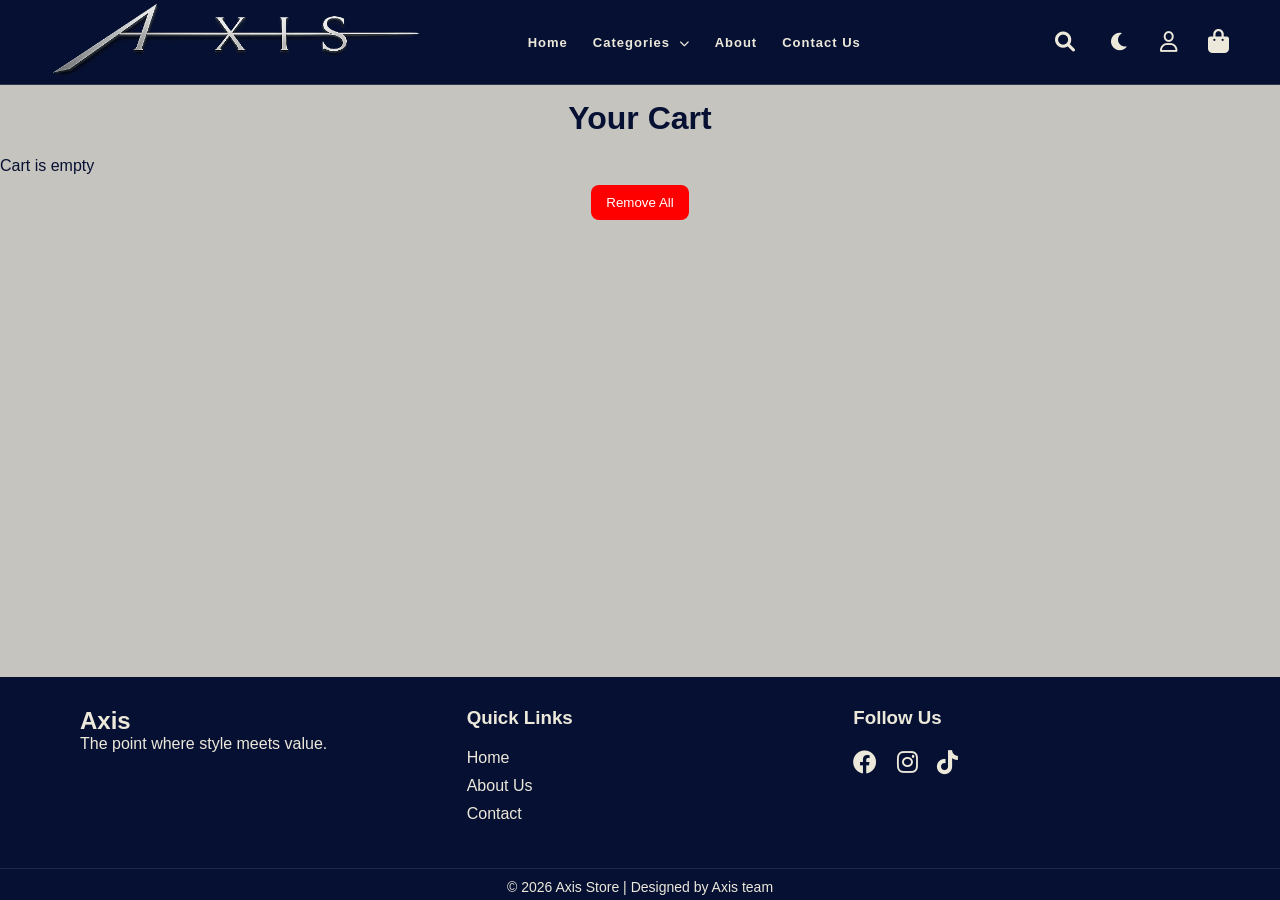
<file: cart.html>
<!DOCTYPE html>
<html>

<head>
    <meta charset="UTF-8">
    <meta name="viewport" content="width=device-width, initial-scale=1.0">
    <title>Cart</title>
    <meta name="description" content="The point where style meets value.">
    <link rel="stylesheet" href="cart.css">
    <link rel="stylesheet" href="https://cdnjs.cloudflare.com/ajax/libs/font-awesome/6.0.0/css/all.min.css" />
</head>

<body>
    <header>
        <nav>
            <div class="logo">
                <a href="index.html">
                    <img src="ChatGPT Image Apr 26, 2026, 09_50_21 PM.png" alt="Axis" width="50" height="50"
                        class="logo-photo">
                </a>
            </div>
            <ul>
                <li><a href="index.html">Home</a></li>
                <li class="dropdown">
                    <a href="javascript:void(0)" class="dropbtn">Categories <i class="fa-solid fa-chevron-down"></i></a>
                    <ul class="dropdown-content">
                        <li><a href="girls.html">Women's Wear</a></li>
                        <li><a href="men.html">Men's Wear</a></li>
                        <li><a href="sports.html">Sports Wear</a></li>
                        <li><a href="accessories.html">Accessories</a></li>
                        <li><a href="shoes.html">Shoes</a></li>
                        <li><a href="bags.html">Bags</a></li>
                        <li><a href="skin_care.html">Skin Care</a></li>
                    </ul>
                </li>
                <li><a href="about.html">About</a></li>
                <li><a href="contact.html">Contact Us</a></li>
            </ul>
            <div class="icons">
                <div class="search">
                    <a href="#">
                        <input type="text" placeholder="Search..." class="search-input">
                        <i class="fa-solid fa-magnifying-glass"></i>
                    </a>
                </div>
                <div class="theme-toggle" id="themetoggle">
                    <i class="fa-solid fa-moon" id="themeicon"></i>


                </div>
                <a href="sign_in.html">
                    <i class="fa-regular fa-user"></i>
                </a>
                <button id="logout-btn"  onclick="logout()">Logout</button>
                <a href="cart.html">
                   <div class="cart">
                    <i class="fa-solid fa-bag-shopping"></i>
                    <span id="cart-count">0</span>
                    </div>
                </a>
            </div>
        </nav>
    </header>
    <main>
        <h1>Your Cart</h1>
        <style>
            main h1 {
                text-align: center;
                padding: 20px;
            }
        </style>


        <div id="cart-items"></div>
        <button id="clear-cart" class="clear-btn" onclick="clearCart()"> Remove All</button>


    </main>
    <footer class="main-footer">
        <div class="footer-container">
            <div class="footer-section about">
                <h2 class="logo-text">Axis</h2>
                <p>The point where style meets value.</p>
            </div>

            <div class="footer-section links">
                <h3>Quick Links</h3>
                <ul>
                    <li><a href="index.html">Home</a></li>
                    <li><a href="about.html">About Us</a></li>
                    <li><a href="contact.html">Contact</a></li>
                </ul>
            </div>

            <div class="footer-section social">
                <h3>Follow Us</h3>
                <div class="social-icons">
                    <a href="#"><i class="fab fa-facebook"></i></a>
                    <a href="#"><i class="fab fa-instagram"></i></a>
                    <a href="#"><i class="fab fa-tiktok"></i></a>
                </div>
            </div>
        </div>

        <div class="footer-bottom">
            <p>&copy; 2026 Axis Store | Designed by Axis team</p>
        </div>
    </footer>
<script src="main.js"></script>
    <script src="cart.js"></script>

</body>



</html>
</file>
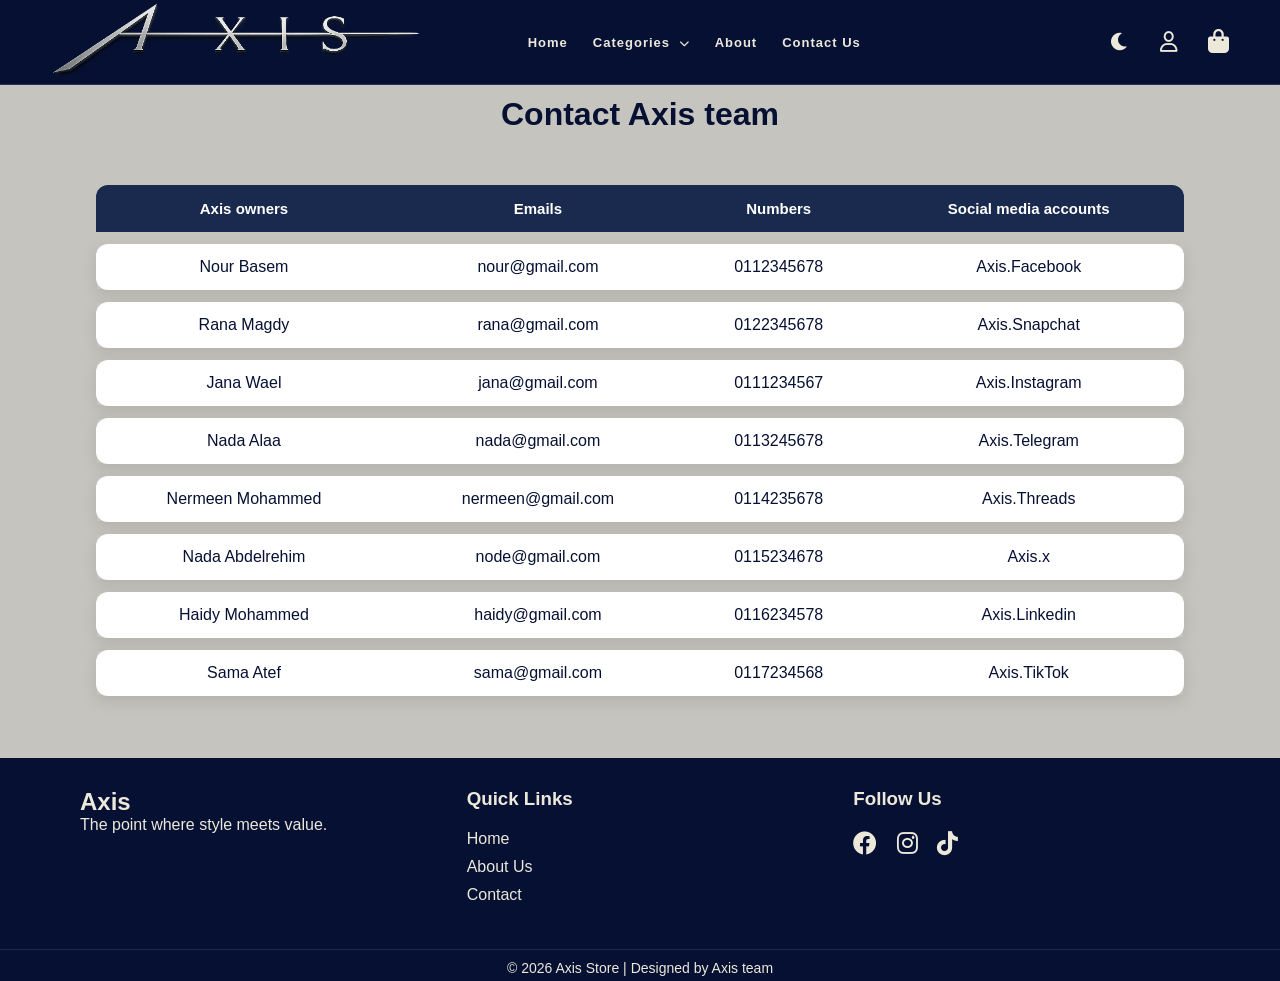
<file: contact.html>
<!DOCTYPE html>
<html>

<head>
    <title>Contact us</title>
    <meta charset="UTF-8">
    <meta name="viewport" content="width=device-width, initial-scale=1.0">
    <link rel="stylesheet" href="contact.css">
    <link rel="stylesheet" href="https://cdnjs.cloudflare.com/ajax/libs/font-awesome/6.0.0/css/all.min.css" />
</head>

<body>
    <header>
        <nav>
            <div class="logo">
                <a href="index.html">
                    <img src="ChatGPT Image Apr 26, 2026, 09_50_21 PM.png" alt="Axis" width="50" height="50"
                        class="logo-photo">
                </a>
            </div>
            <ul>
                <li><a href="index.html">Home</a></li>
                <li class="dropdown">
                    <a href="javascript:void(0)" class="dropbtn">Categories <i class="fa-solid fa-chevron-down"></i></a>
                    <ul class="dropdown-content">
                        <li><a href="girls.html">Women's Wear</a></li>
                        <li><a href="men.html">Men's Wear</a></li>
                        <li><a href="sports.html">Sports Wear</a></li>
                        <li><a href="accessories.html">Accessories</a></li>
                        <li><a href="shoes.html">Shoes</a></li>
                        <li><a href="bags.html">Bags</a></li>
                        <li><a href="skin_care.html">Skin Care</a></li>
                    </ul>
                </li>
                <li><a href="about.html">About</a></li>
                <li><a href="contact.html">Contact Us</a></li>
            </ul>
            <div class="icons">

                <div class="theme-toggle" id="themetoggle">
                    <i class="fa-solid fa-moon" id="themeicon"></i>
                </div>
                <a href="sign_in.html">
                    <i class="fa-regular fa-user"></i>
                </a>
                <button id="logout-btn"  onclick="logout()">Logout</button>
                <a href="cart.html">
                    <div class="cart">
                        <i class="fa-solid fa-bag-shopping"></i>
                        <span id="cart-count">0</span>
                    </div>
                </a>
            </div>
        </nav>
        <h1 class="contact">Contact Axis team</h1>
    </header>
    <main>
        <table>
            <thead>
                <tr>
                    <th>Axis owners</th>
                    <th>Emails</th>
                    <th>Numbers</th>
                    <th>Social media accounts</th>
                </tr>
            </thead>
            <tbody>
                <tr>
                    <td>Nour Basem</td>
                    <td>nour@gmail.com</td>
                    <td>0112345678</td>
                    <td>Axis.Facebook</td>
                </tr>
                <tr>
                    <td>Rana Magdy</td>
                    <td>rana@gmail.com</td>
                    <td>0122345678</td>
                    <td>Axis.Snapchat</td>
                </tr>
                <tr>
                    <td>Jana Wael</td>
                    <td>jana@gmail.com</td>
                    <td>0111234567</td>
                    <td>Axis.Instagram</td>
                </tr>
                <tr>
                    <td>Nada Alaa</td>
                    <td>nada@gmail.com</td>
                    <td>0113245678</td>
                    <td>Axis.Telegram</td>
                </tr>
                <tr>
                    <td>Nermeen Mohammed</td>
                    <td>nermeen@gmail.com</td>
                    <td>0114235678</td>
                    <td>Axis.Threads</td>
                </tr>
                <tr>
                    <td>Nada Abdelrehim</td>
                    <td>node@gmail.com</td>
                    <td>0115234678</td>
                    <td>Axis.x</td>
                </tr>
                <tr>
                    <td>Haidy Mohammed</td>
                    <td>haidy@gmail.com</td>
                    <td>0116234578</td>
                    <td>Axis.Linkedin</td>
                </tr>
                <tr>
                    <td>Sama Atef</td>
                    <td>sama@gmail.com</td>
                    <td>0117234568</td>
                    <td>Axis.TikTok</td>
                </tr>
            </tbody>
        </table>
    </main>
    <footer class="main-footer">
        <div class="footer-container">
            <div class="footer-section about">
                <h2 class="logo-text">Axis</h3>
                    <p>The point where style meets value.</p>
            </div>

            <div class="footer-section links">
                <h3>Quick Links</h3>
                <ul>
                    <li><a href="index.html">Home</a></li>
                    <li><a href="about.html">About Us</a></li>
                    <li><a href="contact.html">Contact</a></li>
                </ul>
            </div>

            <div class="footer-section social">
                <h3>Follow Us</h3>
                <div class="social-icons">
                    <a href="#"><i class="fab fa-facebook"></i></a>
                    <a href="#"><i class="fab fa-instagram"></i></a>
                    <a href="#"><i class="fab fa-tiktok"></i></a>
                </div>
            </div>
        </div>

        <div class="footer-bottom">
            <p>&copy; 2026 Axis Store | Designed by Axis team</p>
        </div>
    </footer>
    <script src="main.js"></script>
    <script src="contact.js"></script>
</body>

</html>
</file>
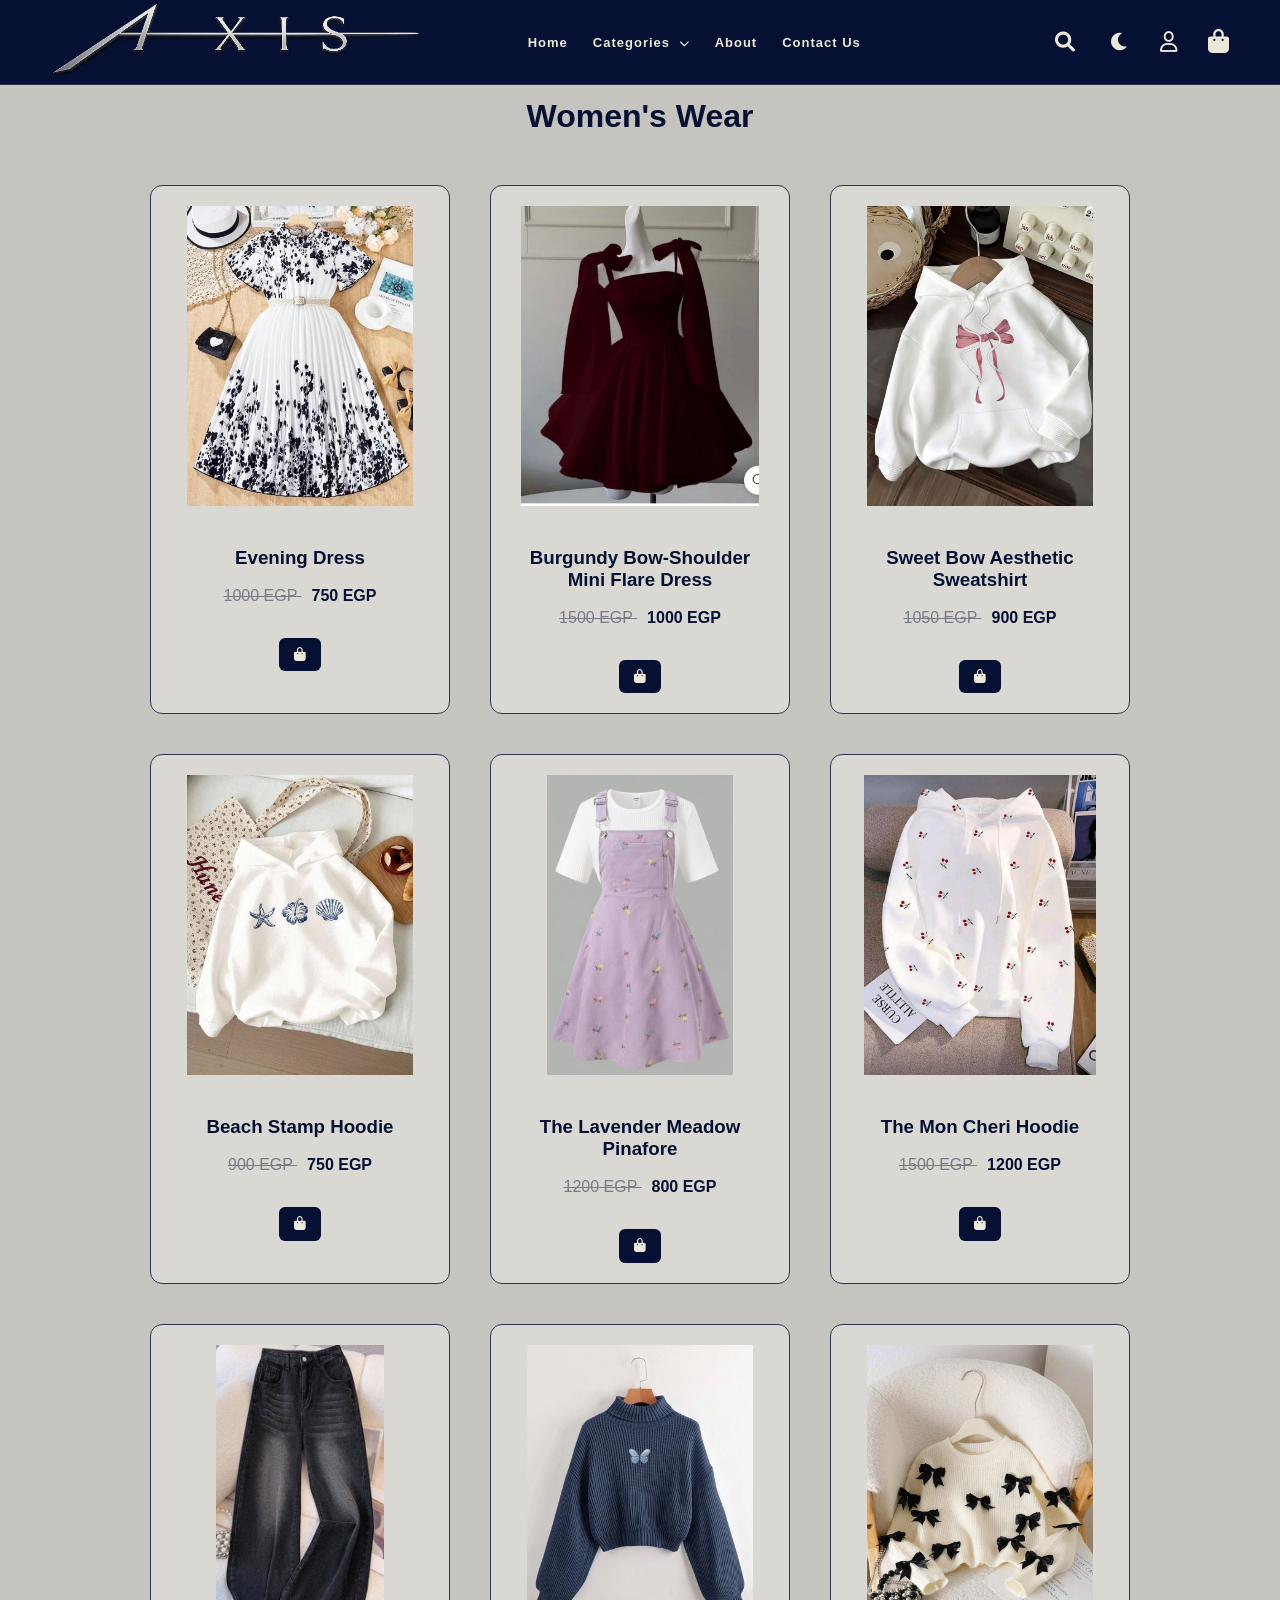
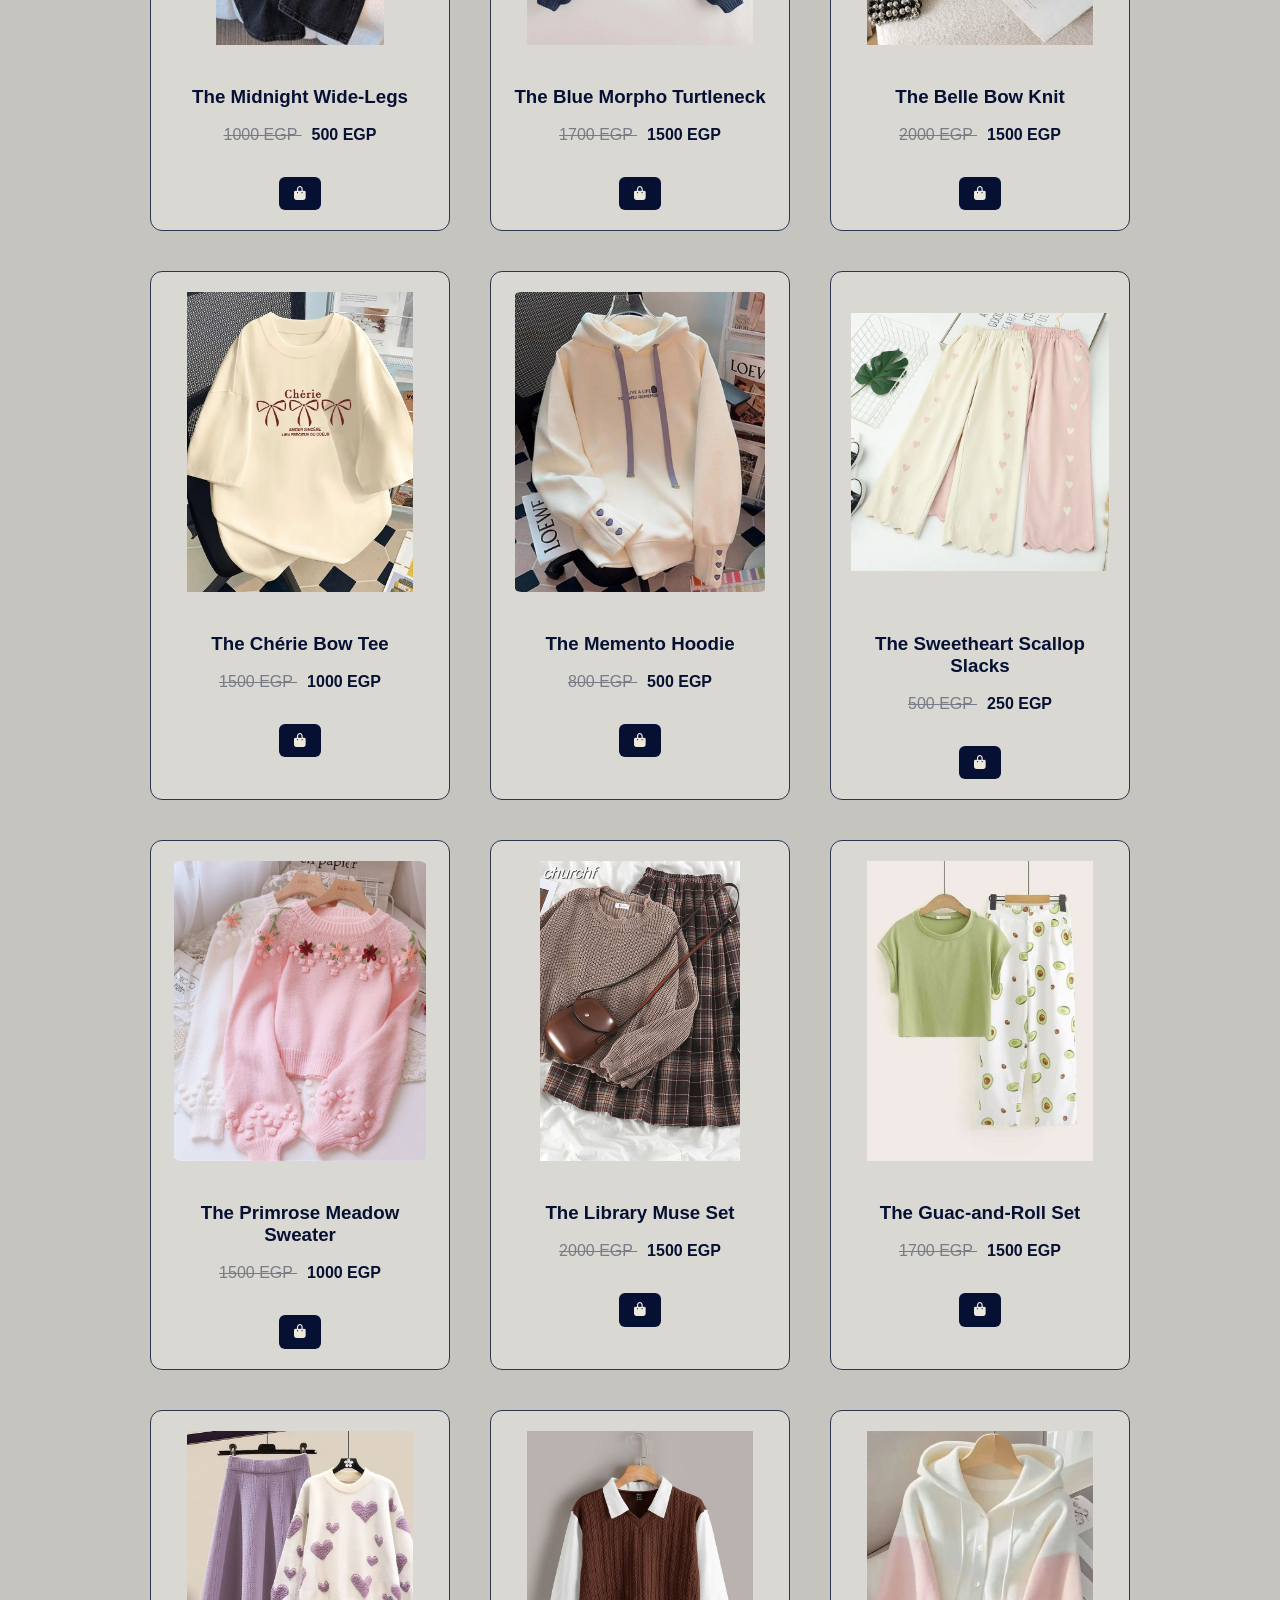
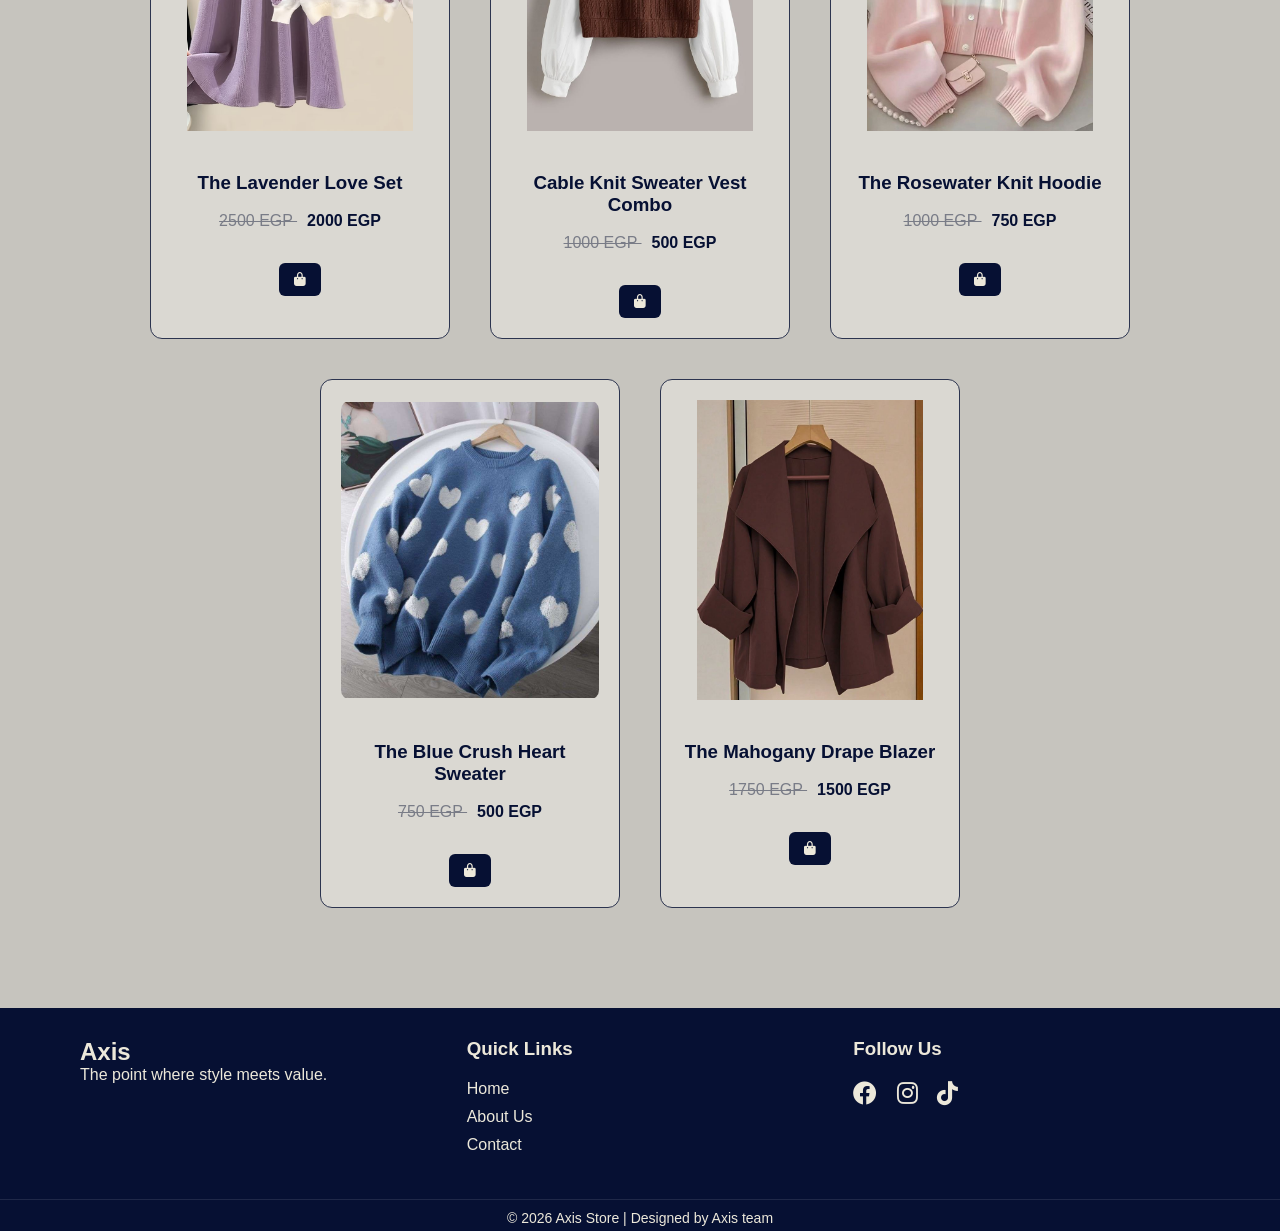
<file: girls.html>
<!DOCTYPE html>
<html>

<head>
    <meta charset="UTF-8">
    <meta name="viewport" content="width=device-width, initial-scale=1.0">
    <link rel="stylesheet" href="girls.css">
    <link rel="stylesheet" href="https://cdnjs.cloudflare.com/ajax/libs/font-awesome/6.0.0/css/all.min.css" />
    <title>Women's Wear </title>
</head>

<body>
    <header>
        <nav>
            <div class="logo">
                <a href="index.html">
                    <img src="ChatGPT Image Apr 26, 2026, 09_50_21 PM.png" alt="Axis" width="50" height="50"
                        class="logo-photo">
                </a>
            </div>
            <ul>
                <li><a href="index.html">Home</a></li>
                <li class="dropdown">
                    <a href="javascript:void(0)" class="dropbtn">Categories <i class="fa-solid fa-chevron-down"></i></a>
                    <ul class="dropdown-content">
                        <li><a href="girls.html">Women's Wear</a></li>
                        <li><a href="men.html">Men's Wear</a></li>
                        <li><a href="sports.html">Sports Wear</a></li>
                        <li><a href="accessories.html">Accessories</a></li>
                        <li><a href="shoes.html">Shoes</a></li>
                        <li><a href="bags.html">Bags</a></li>
                        <li><a href="skin_care.html">Skin Care</a></li>
                    </ul>
                </li>
                <li><a href="about.html">About</a></li>
                <li><a href="contact.html">Contact Us</a></li>
            </ul>
            <div class="icons">
                <div class="search">
                    <a href="#">
                        <input type="text" placeholder="Search..." class="search-input">
                        <i class="fa-solid fa-magnifying-glass"></i>
                    </a>
                </div>

                <div class="theme-toggle" id="themetoggle">
                    <i class="fa-solid fa-moon" id="themeicon"></i>
                </div>
                <a href="sign_in.html">
                    <i class="fa-regular fa-user"></i>
                </a>
                <button id="logout-btn"  onclick="logout()">Logout</button>
                <a href="cart.html">
                    <div class="cart">
                        <i class="fa-solid fa-bag-shopping"></i>
                        <span id="cart-count">0</span>
                    </div>
                </a>
            </div>
        </nav>
    </header>


    </br>
    <h1 class="text"> Women's Wear </h1>
    <style>
        .text {
            text-align: center;
            color: var(--text-navy) !important;
        }

        nav {
            text-align: center;
            color: rgb(6, 16, 51);
        }
    </style>


    <div class="products">
        <div class="product-card">
            <img decoding="async" src="photos girls/photo 1.jpeg" alt="try again">

            <h3> </br>Evening Dress</h3>
            <p> Soft Cotton Fabric , perfect for evening events</p>
            </br>
            <span class="old">1000 EGP </span>
            <span class="new">750 EGP </span>
            </br> </br>
            <button class="cart-btn" onclick="addToCart()">
                <i class="fa-solid fa-bag-shopping icon"></i>
                <span class="cart-text">add to cart</span>
            </button>

        </div>
        <div class="product-card">
            <img decoding="async" src="photos girls/photo 2.jpeg" alt="try again">
            <h3> </br>Burgundy Bow-Shoulder Mini Flare Dress</h3>
            <p>Make a statement with our signature bow-detail mini dress</p>
            </br>
            <span class="old">1500 EGP </span>
            <span class="new">1000 EGP </span>
            </br> </br>
            <button class="cart-btn" onclick="addToCart()">
                <i class="fa-solid fa-bag-shopping icon"></i>
                <span class="cart-text">add to cart</span>
            </button>
        </div>
        <div class="product-card">
            <img decoding="async" src="photos girls/photo 3.jpeg" alt="try again">
            <h3></br>Sweet Bow Aesthetic Sweatshirt</h3>
            <p> ​Cute, cozy, and perfect for your every day coquette look.</p>
            </br>
            <span class="old">1050 EGP </span>
            <span class="new">900 EGP</span>
            </br></br>
            <button class="cart-btn" onclick="addToCart()">
                <i class="fa-solid fa-bag-shopping icon"></i>
                <span class="cart-text">add to cart</span>
            </button>
        </div>
        <div class="product-card">
            <img decoding="async" src="photos girls/photo 4.jpeg" alt="try again">
            <h3></br>Beach Stamp Hoodie</h3>
            <p>A clean, oversized white hoodie featuring navy blue coastal stamps for an effortless beachside aesthetic.
            </p>
            </br>
            <span class="old">900 EGP </span>
            <span class="new">750 EGP</span>
            </br></br>
            <button class="cart-btn" onclick="addToCart()">
                <i class="fa-solid fa-bag-shopping icon"></i>
                <span class="cart-text">add to cart</span>
            </button>
        </div>
        <div class="product-card">
            <img decoding="async" src="photos girls/photo 5.jpeg" alt="try again">
            <h3></br>The Lavender Meadow Pinafore</h3>
            <p>A dreamy lavender corduroy pinafore dress with dainty floral embroidery, layered over a white tee for a
                sweet,
                vintage-inspired look.</p>
            </br>
            <span class="old">1200 EGP </span>
            <span class="new">800 EGP</span>
            </br></br>
            <button class="cart-btn" onclick="addToCart()">
                <i class="fa-solid fa-bag-shopping icon"></i>
                <span class="cart-text">add to cart</span>
            </button>
        </div>
        <div class="product-card">
            <img decoding="async" src="photos girls/photo 6.jpeg" alt="try again">
            <h3></br>The Mon Cheri Hoodie</h3>
            <p>A charming cream-colored hoodie decorated with a sweet all-over cherry pattern for a playful and cozy
                aesthetic.</p>
            </br>
            <span class="old">1500 EGP </span>
            <span class="new">1200 EGP</span>
            </br></br>
            <button class="cart-btn" onclick="addToCart()">
                <i class="fa-solid fa-bag-shopping icon"></i>
                <span class="cart-text">add to cart</span>
            </button>
        </div>
        <div class="product-card">
            <img decoding="async" src="photos girls/photo 7.jpeg" alt="try again">
            <h3></br>The Midnight Wide-Legs</h3>
            <p>Bold, high-waisted wide-leg jeans in a faded black wash, featuring vintage-inspired whiskering for an
                edgy, relaxed fit.</p>
            </br>
            <span class="old">1000 EGP </span>
            <span class="new">500 EGP</span>
            </br></br>
            <button class="cart-btn" onclick="addToCart()">
                <i class="fa-solid fa-bag-shopping icon"></i>
                <span class="cart-text">add to cart</span>
            </button>
        </div>
        <div class="product-card">
            <img decoding="async" src="photos girls/photo 8.jpeg" alt="try again">
            <h3></br>The Blue Morpho Turtleneck</h3>
            <p>A cozy slate-blue cropped turtleneck featuring a dainty butterfly embroidery and chunky ribbed knit for a
                soft, dreamy
                look.</p>
            </br>
            <span class="old">1700 EGP </span>
            <span class="new">1500 EGP</span>
            </br></br>
            <button class="cart-btn" onclick="addToCart()">
                <i class="fa-solid fa-bag-shopping icon"></i>
                <span class="cart-text">add to cart</span>
            </button>
        </div>
        <div class="product-card">
            <img decoding="async" src="photos girls/photo 9.jpeg" alt="try again">
            <h3></br>The Belle Bow Knit</h3>
            <p>An elegant cream ribbed sweater adorned with dainty black satin bows for a chic, feminine, and trendy
                "coquette" vibe.</p>
            </br>
            <span class="old">2000 EGP </span>
            <span class="new">1500 EGP</span>
            </br></br>
            <button class="cart-btn" onclick="addToCart()">
                <i class="fa-solid fa-bag-shopping icon"></i>
                <span class="cart-text">add to cart</span>
            </button>
        </div>
        <div class="product-card">
            <img decoding="async" src="photos girls/photo 10.jpeg" alt="try again">
            <h3></br>The Chérie Bow Tee</h3>
            <p>A vintage-style cream oversized tee featuring burgundy bow graphics and romantic French typography for a
                chic coquette
                aesthetic.</p>
            </br>
            <span class="old">1500 EGP </span>
            <span class="new">1000 EGP</span>
            </br></br>
            <button class="cart-btn" onclick="addToCart()">
                <i class="fa-solid fa-bag-shopping icon"></i>
                <span class="cart-text">add to cart</span>
            </button>
        </div>
        <div class="product-card">
            <img decoding="async" src="photos girls/photo 11.jpeg" alt="try again">
            <h3></br>The Memento Hoodie</h3>
            <p>A minimalist cream hoodie featuring a motivational quote, lavender drawstrings, and cute embroidered
                heart details on
                the cuffs for a soft, aesthetic vibe.</p>
            </br>
            <span class="old">800 EGP </span>
            <span class="new">500 EGP</span>
            </br></br>
            <button class="cart-btn" onclick="addToCart()">
                <i class="fa-solid fa-bag-shopping icon"></i>
                <span class="cart-text">add to cart</span>
            </button>
        </div>
        <div class="product-card">
            <img decoding="async" src="photos girls/photo 12.jpeg" alt="try again">
            <h3></br>The Sweetheart Scallop Slacks</h3>
            <p>Dreamy wide-leg trousers featuring a charming scalloped hem and a vertical heart-print detail in soft
                pastel tones.</p>
            </br>
            <span class="old">500 EGP </span>
            <span class="new">250 EGP</span>
            </br></br>
            <button class="cart-btn" onclick="addToCart()">
                <i class="fa-solid fa-bag-shopping icon"></i>
                <span class="cart-text">add to cart</span>
            </button>
        </div>
        <div class="product-card">
            <img decoding="async" src="photos girls/photo 13.jpeg" alt="try again">
            <h3></br>The Primrose Meadow Sweater</h3>
            <p>A whimsical pastel sweater featuring delicate floral embroidery and textured pom-pom details for a sweet,
                vintage-inspired aesthetic.</p>
            </br>
            <span class="old">1500 EGP </span>
            <span class="new">1000 EGP</span>
            </br></br>
            <button class="cart-btn" onclick="addToCart()">
                <i class="fa-solid fa-bag-shopping icon"></i>
                <span class="cart-text">add to cart</span>
            </button>
        </div>
        <div class="product-card">
            <img decoding="async" src="photos girls/photo 14.jpeg" alt="try again">
            <h3></br>The Library Muse Set</h3>
            <p>A scholarly dark academia look combining a distressed taupe sweater with a pleated plaid skirt and a
                leather satchel.</p>
            </br>
            <span class="old">2000 EGP </span>
            <span class="new">1500 EGP</span>
            </br></br>
            <button class="cart-btn" onclick="addToCart()">
                <i class="fa-solid fa-bag-shopping icon"></i>
                <span class="cart-text">add to cart</span>
            </button>
        </div>
        <div class="product-card">
            <img decoding="async" src="photos girls/photo 15.jpeg" alt="try again">
            <h3></br>The Guac-and-Roll Set</h3>
            <p>A fresh and quirky lounge set featuring a solid sage green crop top and high-waisted white trousers with
                a fun all-over
                avocado pattern.</p>
            </br>
            <span class="old">1700 EGP </span>
            <span class="new">1500 EGP</span>
            </br></br>
            <button class="cart-btn" onclick="addToCart()">
                <i class="fa-solid fa-bag-shopping icon"></i>
                <span class="cart-text">add to cart</span>
            </button>
        </div>
        <div class="product-card">
            <img decoding="async" src="photos girls/photo 16.jpeg" alt="try again">
            <h3></br>The Lavender Love Set</h3>
            <p>A whimsical lavender and white set featuring a heart-patch sweater paired with a flowing knit maxi skirt
                for a sweet,
                romantic aesthetic.</p>
            </br>
            <span class="old">2500 EGP </span>
            <span class="new">2000 EGP</span>
            </br></br>
            <button class="cart-btn" onclick="addToCart()">
                <i class="fa-solid fa-bag-shopping icon"></i>
                <span class="cart-text">add to cart</span>
            </button>
        </div>
        <div class="product-card">
            <img decoding="async" src="photos girls/photo 17.jpeg" alt="try again">
            <h3></br>Cable Knit Sweater Vest Combo</h3>
            <p>A chic 2-in-1 top combining a rich brown cable-knit vest with a crisp white collared shirt and dramatic
                puff sleeves for
                a perfect academic aesthetic.</p>
            </br>
            <span class="old">1000 EGP </span>
            <span class="new">500 EGP</span>
            </br></br>
            <button class="cart-btn" onclick="addToCart()">
                <i class="fa-solid fa-bag-shopping icon"></i>
                <span class="cart-text">add to cart</span>
            </button>
        </div>
        <div class="product-card">
            <img decoding="async" src="photos girls/photo 18.jpeg" alt="try again">
            <h3></br>The Rosewater Knit Hoodie</h3>
            <p>A charming cream and pink colorblock knit hoodie featuring a button-down front and cozy balloon sleeves
                for a soft,
                aesthetic look.</p>
            </br>
            <span class="old">1000 EGP </span>
            <span class="new">750 EGP</span>
            </br></br>
            <button class="cart-btn" onclick="addToCart()">
                <i class="fa-solid fa-bag-shopping icon"></i>
                <span class="cart-text">add to cart</span>
            </button>
        </div>
        <div class="product-card">
            <img decoding="async" src="photos girls/photo 19.jpeg" alt="try again">
            <h3></br>The Blue Crush Heart Sweater</h3>
            <p>A dreamy oversized blue sweater featuring soft, 3D white heart patches for a cozy and whimsical
                aesthetic.</p>
            </br>
            <span class="old">750 EGP </span>
            <span class="new">500 EGP</span>
            </br></br>
            <button class="cart-btn" onclick="addToCart()">
                <i class="fa-solid fa-bag-shopping icon"></i>
                <span class="cart-text">add to cart</span>
            </button>
        </div>
        <div class="product-card">
            <img decoding="async" src="photos girls/photo 27.jpeg" alt="try again">
            <h3></br>The Mahogany Drape Blazer</h3>
            <p>An elegant mahogany open-front blazer featuring fluid waterfall lapels and oversized cuffed sleeves for a
                sophisticated,
                modern silhouette.</p>
            </br>
            <span class="old">1750 EGP </span>
            <span class="new">1500 EGP</span>
            </br></br>
            <button class="cart-btn" onclick="addToCart()">
                <i class="fa-solid fa-bag-shopping icon"></i>
                <span class="cart-text">add to cart</span>
            </button>
        </div>
    </div>
    <div class="noResult" style="display: none; text-align:center; font-size:20px;">
        NOT FOUND
    </div>
    <script src="main.js"></script>
    <script src="girls.js"></script>


</body>
<footer class="main-footer">
    <div class="footer-container">
        <div class="footer-section about">
            <h2 class="logo-text">Axis</h2>
            <p>The point where style meets value.</p>
        </div>

        <div class="footer-section links">
            <h3>Quick Links</h3>
            <ul>
                <li><a href="index.html">Home</a></li>
                <li><a href="about.html">About Us</a></li>
                <li><a href="contact.html">Contact</a></li>
            </ul>
        </div>

        <div class="footer-section social">
            <h3>Follow Us</h3>
            <div class="social-icons">
                <a href="#"><i class="fab fa-facebook"></i></a>
                <a href="#"><i class="fab fa-instagram"></i></a>
                <a href="#"><i class="fab fa-tiktok"></i></a>
            </div>
        </div>
    </div>

    <div class="footer-bottom">
        <p>&copy; 2026 Axis Store | Designed by Axis team</p>
    </div>
</footer>
</footer>

</html>
</file>
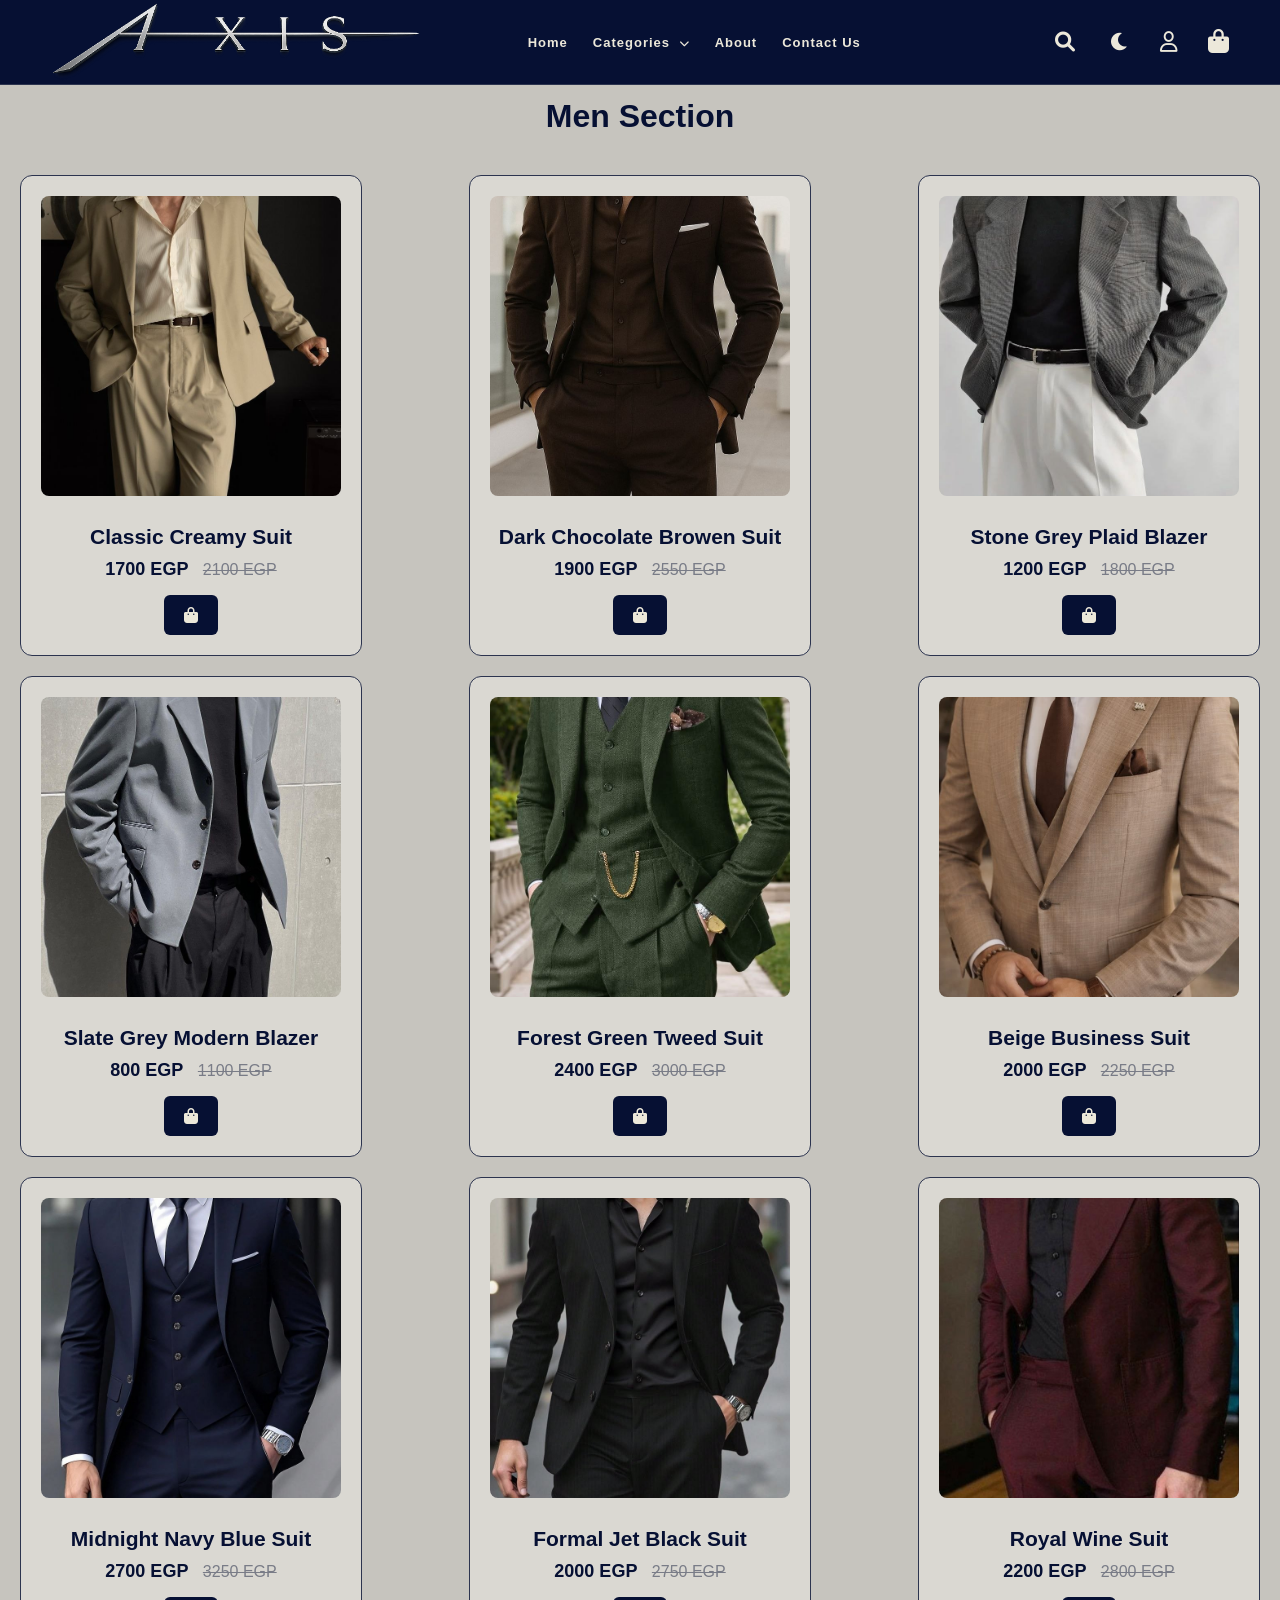
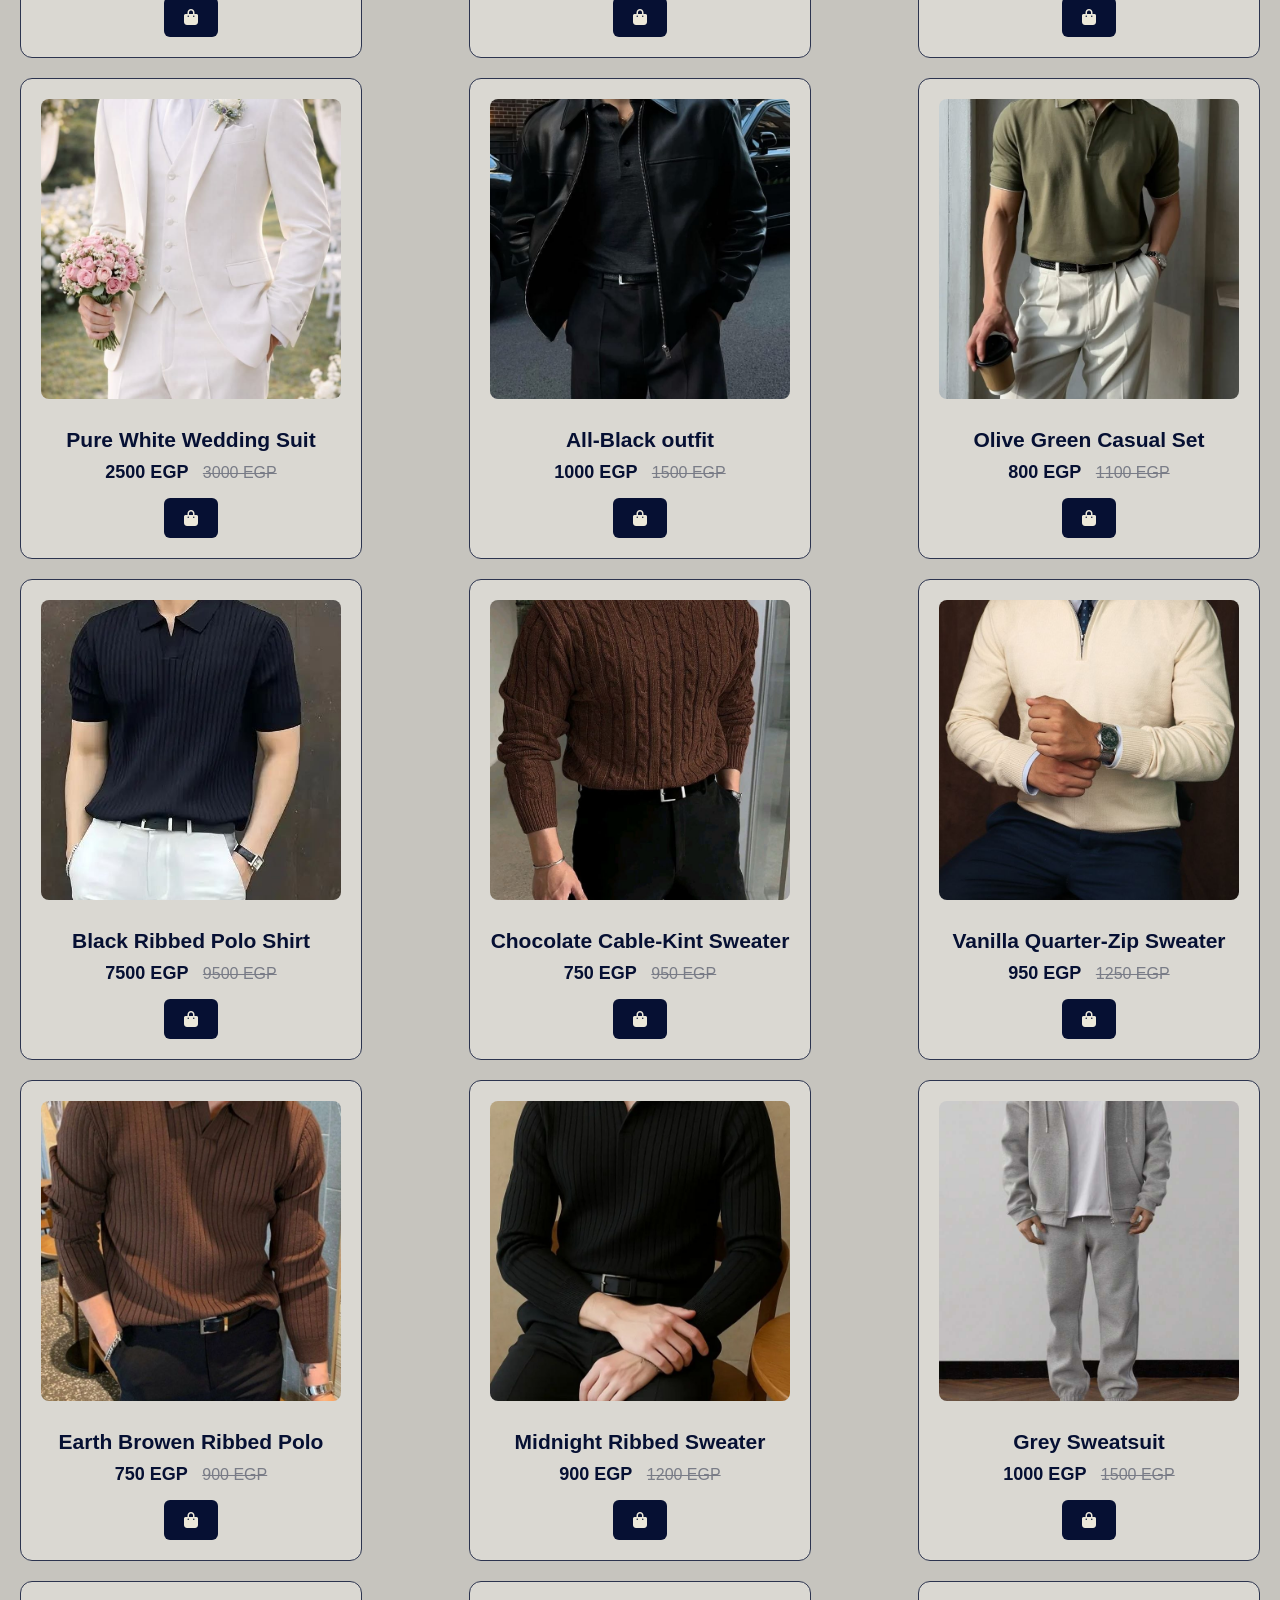
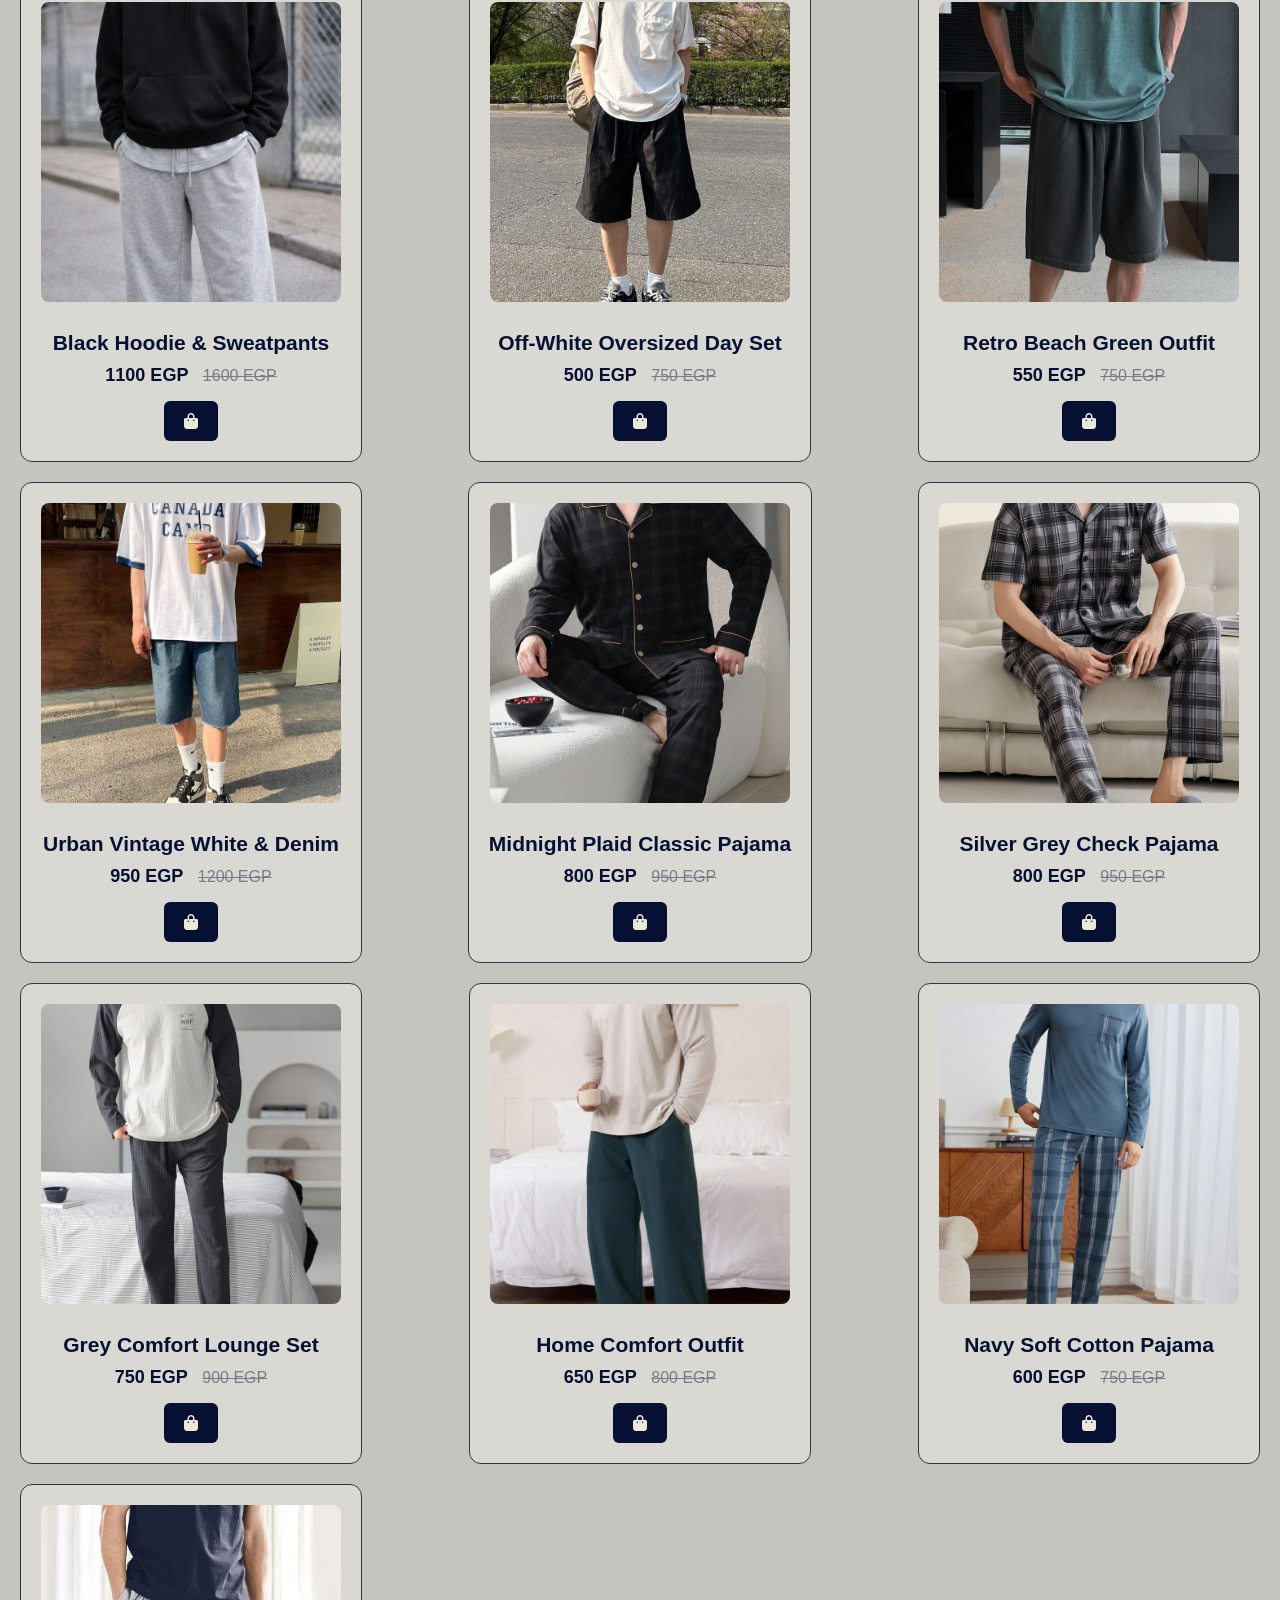
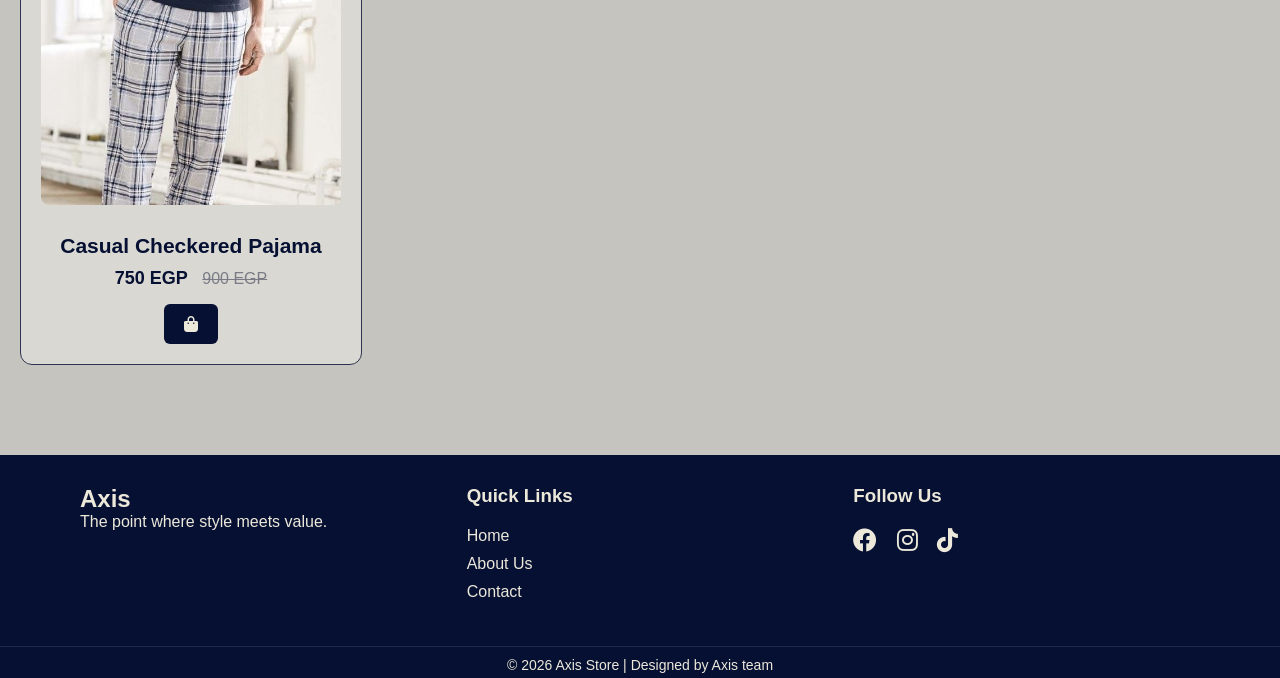
<file: men.html>
<!DOCTYPE html>
<html>

<head>
    <meta charset="UTF-8">
    <meta name="viewport" content="width=device-width, initial-scale=1.0">
    <link rel="stylesheet" href="men.css">
    <link rel="stylesheet" href="https://cdnjs.cloudflare.com/ajax/libs/font-awesome/6.0.0/css/all.min.css" />
    <title>Men's wear</title>
</head>

<body>

    <header>

        <nav>
            <div class="logo">
                <a href="index.html">
                    <img src="ChatGPT Image Apr 26, 2026, 09_50_21 PM.png" alt="Axis" width="50" height="50"
                        class="logo-photo">
                </a>
            </div>
            <ul>
                <li><a href="index.html">Home</a></li>
                <li class="dropdown">
                    <a href="javascript:void(0)" class="dropbtn">Categories <i class="fa-solid fa-chevron-down"></i></a>
                    <ul class="dropdown-content">
                        <li><a href="girls.html">Women's Wear</a></li>
                        <li><a href="men.html">Men's Wear</a></li>
                        <li><a href="sports.html">Sports Wear</a></li>
                        <li><a href="accessories.html">Accessories</a></li>
                        <li><a href="shoes.html">Shoes</a></li>
                        <li><a href="bags.html">Bags</a></li>
                        <li><a href="skin_care.html">Skin Care</a></li>
                    </ul>
                </li>
                <li><a href="about.html">About</a></li>
                <li><a href="contact.html">Contact Us</a></li>
            </ul>
            <div class="icons">
                <div class="search">
                    <a href="#">
                        <input type="text" placeholder="Search..." class="search-input">
                        <i class="fa-solid fa-magnifying-glass"></i>
                    </a>
                </div>
                <div class="theme-toggle" id="themetoggle">
                    <i class="fa-solid fa-moon" id="themeicon"></i>
                </div>
                <a href="sign_in.html">
                    <i class="fa-regular fa-user"></i>
                </a>
                <button id="logout-btn"  onclick="logout()">Logout</button>
                <a href="cart.html">
                    <div class="cart">
                        <i class="fa-solid fa-bag-shopping"></i>
                        <span id="cart-count">0</span>
                    </div>
                </a>
            </div>
        </nav>
        <br />
        <h1 class="logo1">Men Section</h1>
    </header>

    <main>

        <div class="products-container">

            <div class="product-card">
                <img src="men-imgs/1.jpg" alt="Suit">
                <div class="product-info">
                    <h3>Classic Creamy Suit</h3>
                    <div class="price">
                        <span class="new-price">1700 EGP</span>
                        <span class="old-price">2100 EGP</span>
                    </div>
                    <button class="add-to-cart" onclick="addToCart()">
                        <i class="fa-solid fa-bag-shopping"></i>
                        <span class="cart-text">Add to Cart</span>
                    </button>
                </div>
            </div>

            <div class="product-card">
                <img src="men-imgs/2.jpg" alt="Suit">
                <div class="product-info">
                    <h3>Dark Chocolate Browen Suit</h3>
                    <div class="price">
                        <span class="new-price">1900 EGP</span>
                        <span class="old-price">2550 EGP</span>
                    </div>
                    <button class="add-to-cart" onclick="addToCart()">
                        <i class="fa-solid fa-bag-shopping"></i>
                        <span class="cart-text">Add to Cart</span>
                    </button>
                </div>
            </div>

            <div class="product-card">
                <img src="men-imgs/3.jpg" alt="Suit">
                <div class="product-info">
                    <h3>Stone Grey Plaid Blazer</h3>
                    <div class="price">
                        <span class="new-price">1200 EGP</span>
                        <span class="old-price">1800 EGP</span>
                    </div>
                    <button class="add-to-cart" onclick="addToCart()">
                        <i class="fa-solid fa-bag-shopping"></i>
                        <span class="cart-text">Add to Cart</span>
                    </button>
                </div>
            </div>

            <div class="product-card">
                <img src="men-imgs/4.jpg" alt="Suit">
                <div class="product-info">
                    <h3>Slate Grey Modern Blazer</h3>
                    <div class="price">
                        <span class="new-price">800 EGP</span>
                        <span class="old-price">1100 EGP</span>
                    </div>
                    <button class="add-to-cart" onclick="addToCart()">
                        <i class="fa-solid fa-bag-shopping"></i>
                        <span class="cart-text">Add to Cart</span>
                    </button>
                </div>
            </div>

            <div class="product-card">
                <img src="men-imgs/5.jpg" alt="Suit">
                <div class="product-info">
                    <h3>Forest Green Tweed Suit</h3>
                    <div class="price">
                        <span class="new-price">2400 EGP</span>
                        <span class="old-price">3000 EGP</span>
                    </div>
                    <button class="add-to-cart" onclick="addToCart()">
                        <i class="fa-solid fa-bag-shopping"></i>
                        <span class="cart-text">Add to Cart</span>
                    </button>
                </div>
            </div>

            <div class="product-card">
                <img src="men-imgs/6.jpg" alt="Suit">
                <div class="product-info">
                    <h3>Beige Business Suit</h3>
                    <div class="price">
                        <span class="new-price">2000 EGP</span>
                        <span class="old-price">2250 EGP</span>
                    </div>
                    <button class="add-to-cart" onclick="addToCart()">
                        <i class="fa-solid fa-bag-shopping"></i>
                        <span class="cart-text">Add to Cart</span>
                    </button>
                </div>
            </div>

            <div class="product-card">
                <img src="men-imgs/7.jpg" alt="Suit">
                <div class="product-info">
                    <h3>Midnight Navy Blue Suit</h3>
                    <div class="price">
                        <span class="new-price">2700 EGP</span>
                        <span class="old-price">3250 EGP</span>
                    </div>
                    <button class="add-to-cart" onclick="addToCart()">
                        <i class="fa-solid fa-bag-shopping"></i>
                        <span class="cart-text">Add to Cart</span>
                    </button>
                </div>
            </div>

            <div class="product-card">
                <img src="men-imgs/8.jpg" alt="Suit">
                <div class="product-info">
                    <h3>Formal Jet Black Suit</h3>
                    <div class="price">
                        <span class="new-price">2000 EGP</span>
                        <span class="old-price">2750 EGP</span>
                    </div>
                    <button class="add-to-cart" onclick="addToCart()">
                        <i class="fa-solid fa-bag-shopping"></i>
                        <span class="cart-text">Add to Cart</span>
                    </button>
                </div>
            </div>

            <div class="product-card">
                <img src="men-imgs/9.jpg" alt="Suit">
                <div class="product-info">
                    <h3>Royal Wine Suit</h3>
                    <div class="price">
                        <span class="new-price">2200 EGP</span>
                        <span class="old-price">2800 EGP</span>
                    </div>
                    <button class="add-to-cart" onclick="addToCart()">
                        <i class="fa-solid fa-bag-shopping"></i>
                        <span class="cart-text">Add to Cart</span>
                    </button>
                </div>
            </div>

            <div class="product-card">
                <img src="men-imgs/10.jpg" alt="Suit">
                <div class="product-info">
                    <h3>Pure White Wedding Suit</h3>
                    <div class="price">
                        <span class="new-price">2500 EGP</span>
                        <span class="old-price">3000 EGP</span>
                    </div>
                    <button class="add-to-cart" onclick="addToCart()">
                        <i class="fa-solid fa-bag-shopping"></i>
                        <span class="cart-text">Add to Cart</span>
                    </button>
                </div>
            </div>

            <div class="product-card">
                <img src="men-imgs/100.jpg" alt="Casual Wear">
                <div class="product-info">
                    <h3>All-Black outfit</h3>
                    <div class="price">
                        <span class="new-price">1000 EGP</span>
                        <span class="old-price">1500 EGP</span>
                    </div>
                    <button class="add-to-cart" onclick="addToCart()">
                        <i class="fa-solid fa-bag-shopping"></i>
                        <span class="cart-text">Add to Cart</span>
                    </button>
                </div>
            </div>

            <div class="product-card">
                <img src="men-imgs/101.jpg" alt="Casual Wear">
                <div class="product-info">
                    <h3>Olive Green Casual Set</h3>
                    <div class="price">
                        <span class="new-price">800 EGP</span>
                        <span class="old-price">1100 EGP</span>
                    </div>
                    <button class="add-to-cart" onclick="addToCart()">
                        <i class="fa-solid fa-bag-shopping"></i>
                        <span class="cart-text">Add to Cart</span>
                    </button>
                </div>
            </div>

            <div class="product-card">
                <img src="men-imgs/102.jpg" alt="Casual Wear">
                <div class="product-info">
                    <h3>Black Ribbed Polo Shirt</h3>
                    <div class="price">
                        <span class="new-price">7500 EGP</span>
                        <span class="old-price">9500 EGP</span>
                    </div>
                    <button class="add-to-cart" onclick="addToCart()">
                        <i class="fa-solid fa-bag-shopping"></i>
                        <span class="cart-text">Add to Cart</span>
                    </button>
                </div>
            </div>

            <div class="product-card">
                <img src="men-imgs/103.jpg" alt="Casual Wear">
                <div class="product-info">
                    <h3>Chocolate Cable-Kint Sweater</h3>
                    <div class="price">
                        <span class="new-price">750 EGP</span>
                        <span class="old-price">950 EGP</span>
                    </div>
                    <button class="add-to-cart" onclick="addToCart()">
                        <i class="fa-solid fa-bag-shopping"></i>
                        <span class="cart-text">Add to Cart</span>
                    </button>
                </div>
            </div>

            <div class="product-card">
                <img src="men-imgs/104.jpg" alt="Casual Wear">
                <div class="product-info">
                    <h3>Vanilla Quarter-Zip Sweater</h3>
                    <div class="price">
                        <span class="new-price">950 EGP</span>
                        <span class="old-price">1250 EGP</span>
                    </div>
                    <button class="add-to-cart" onclick="addToCart()">
                        <i class="fa-solid fa-bag-shopping"></i>
                        <span class="cart-text">Add to Cart</span>
                    </button>
                </div>
            </div>

            <div class="product-card">
                <img src="men-imgs/105.jpg" alt="Casual Wear">
                <div class="product-info">
                    <h3>Earth Browen Ribbed Polo</h3>
                    <div class="price">
                        <span class="new-price">750 EGP</span>
                        <span class="old-price">900 EGP</span>
                    </div>
                    <button class="add-to-cart" onclick="addToCart()">
                        <i class="fa-solid fa-bag-shopping"></i>
                        <span class="cart-text">Add to Cart</span>
                    </button>
                </div>
            </div>

            <div class="product-card">
                <img src="men-imgs/106.jpg" alt="Casual Wear">
                <div class="product-info">
                    <h3>Midnight Ribbed Sweater</h3>
                    <div class="price">
                        <span class="new-price">900 EGP</span>
                        <span class="old-price">1200 EGP</span>
                    </div>
                    <button class="add-to-cart" onclick="addToCart()">
                        <i class="fa-solid fa-bag-shopping"></i>
                        <span class="cart-text">Add to Cart</span>
                    </button>
                </div>
            </div>

            <div class="product-card">
                <img src="men-imgs/107.jpg" alt="Sweatsuit">
                <div class="product-info">
                    <h3>Grey Sweatsuit</h3>
                    <div class="price">
                        <span class="new-price">1000 EGP</span>
                        <span class="old-price">1500 EGP</span>
                    </div>
                    <button class="add-to-cart" onclick="addToCart()">
                        <i class="fa-solid fa-bag-shopping"></i>
                        <span class="cart-text">Add to Cart</span>
                    </button>
                </div>
            </div>

            <div class="product-card">
                <img src="men-imgs/108.jpg" alt="Sweatsuit">
                <div class="product-info">
                    <h3>Black Hoodie & Sweatpants</h3>
                    <div class="price">
                        <span class="new-price">1100 EGP</span>
                        <span class="old-price">1600 EGP</span>
                    </div>
                    <button class="add-to-cart" onclick="addToCart()">
                        <i class="fa-solid fa-bag-shopping"></i>
                        <span class="cart-text">Add to Cart</span>
                    </button>
                </div>
            </div>

            <div class="product-card">
                <img src="men-imgs/109.jpg" alt="Summer Clothes">
                <div class="product-info">
                    <h3>Off-White Oversized Day Set</h3>
                    <div class="price">
                        <span class="new-price">500 EGP</span>
                        <span class="old-price">750 EGP</span>
                    </div>
                    <button class="add-to-cart" onclick="addToCart()">
                        <i class="fa-solid fa-bag-shopping"></i>
                        <span class="cart-text">Add to Cart</span>
                    </button>
                </div>
            </div>

            <div class="product-card">
                <img src="men-imgs/110.jpg" alt="Summer Clothes">
                <div class="product-info">
                    <h3>Retro Beach Green Outfit</h3>
                    <div class="price">
                        <span class="new-price">550 EGP</span>
                        <span class="old-price">750 EGP</span>
                    </div>
                    <button class="add-to-cart" onclick="addToCart()">
                        <i class="fa-solid fa-bag-shopping"></i>
                        <span class="cart-text">Add to Cart</span>
                    </button>
                </div>
            </div>

            <div class="product-card">
                <img src="men-imgs/111.jpg" alt="Summer Clothes">
                <div class="product-info">
                    <h3>Urban Vintage White & Denim</h3>
                    <div class="price">
                        <span class="new-price">950 EGP</span>
                        <span class="old-price">1200 EGP</span>
                    </div>
                    <button class="add-to-cart" onclick="addToCart()">
                        <i class="fa-solid fa-bag-shopping"></i>
                        <span class="cart-text">Add to Cart</span>
                    </button>
                </div>
            </div>

            <div class="product-card">
                <img src="men-imgs/154.jpg" alt="Pajama">
                <div class="product-info">
                    <h3>Midnight Plaid Classic Pajama</h3>
                    <div class="price">
                        <span class="new-price">800 EGP</span>
                        <span class="old-price">950 EGP</span>
                    </div>
                    <button class="add-to-cart" onclick="addToCart()">
                        <i class="fa-solid fa-bag-shopping"></i>
                        <span class="cart-text">Add to Cart</span>
                    </button>
                </div>
            </div>

            <div class="product-card">
                <img src="men-imgs/155.jpg" alt="Pajama">
                <div class="product-info">
                    <h3>Silver Grey Check Pajama</h3>
                    <div class="price">
                        <span class="new-price">800 EGP</span>
                        <span class="old-price">950 EGP</span>
                    </div>
                    <button class="add-to-cart" onclick="addToCart()">
                        <i class="fa-solid fa-bag-shopping"></i>
                        <span class="cart-text">Add to Cart</span>
                    </button>
                </div>
            </div>

            <div class="product-card">
                <img src="men-imgs/150.jpg" alt="Pajama">
                <div class="product-info">
                    <h3>Grey Comfort Lounge Set</h3>
                    <div class="price">
                        <span class="new-price">750 EGP</span>
                        <span class="old-price">900 EGP</span>
                    </div>
                    <button class="add-to-cart" onclick="addToCart()">
                        <i class="fa-solid fa-bag-shopping"></i>
                        <span class="cart-text">Add to Cart</span>
                    </button>
                </div>
            </div>

            <div class="product-card">
                <img src="men-imgs/151.jpg" alt="Pajama">
                <div class="product-info">
                    <h3>Home Comfort Outfit</h3>
                    <div class="price">
                        <span class="new-price">650 EGP</span>
                        <span class="old-price">800 EGP</span>
                    </div>
                    <button class="add-to-cart" onclick="addToCart()">
                        <i class="fa-solid fa-bag-shopping"></i>
                        <span class="cart-text">Add to Cart</span>
                    </button>
                </div>
            </div>

            <div class="product-card">
                <img src="men-imgs/153.jpg" alt="Pajama">
                <div class="product-info">
                    <h3>Navy Soft Cotton Pajama</h3>
                    <div class="price">
                        <span class="new-price">600 EGP</span>
                        <span class="old-price">750 EGP</span>
                    </div>
                    <button class="add-to-cart" onclick="addToCart()">
                        <i class="fa-solid fa-bag-shopping"></i>
                        <span class="cart-text">Add to Cart</span>
                    </button>
                </div>
            </div>

            <div class="product-card">
                <img src="men-imgs/152.jpg" alt="Pajama">
                <div class="product-info">
                    <h3>Casual Checkered Pajama</h3>
                    <div class="price">
                        <span class="new-price">750 EGP</span>
                        <span class="old-price">900 EGP</span>
                    </div>
                    <button class="add-to-cart" onclick="addToCart()">
                        <i class="fa-solid fa-bag-shopping"></i>
                        <span class="cart-text">Add to Cart</span>
                    </button>
                </div>
            </div>

        </div>
    </main>

    <footer class="main-footer">
        <div class="footer-container">
            <div class="footer-section about">
                <h2 class="logo-text">Axis</h2>
                <p>The point where style meets value.</p>
            </div>

            <div class="footer-section links">
                <h3>Quick Links</h3>
                <ul>
                    <li><a href="index.html">Home</a></li>
                    <li><a href="about.html">About Us</a></li>
                    <li><a href="contact.html">Contact</a></li>
                </ul>
            </div>

            <div class="footer-section social">
                <h3>Follow Us</h3>
                <div class="social-icons">
                    <a href="#"><i class="fab fa-facebook"></i></a>
                    <a href="#"><i class="fab fa-instagram"></i></a>
                    <a href="#"><i class="fab fa-tiktok"></i></a>
                </div>
            </div>
        </div>

        <div class="footer-bottom">
            <p>&copy; 2026 Axis Store | Designed by Axis team</p>
        </div>
    </footer>
    <script src="main.js"></script>
    <script src="men.js"></script>
</body>

</html>
</file>
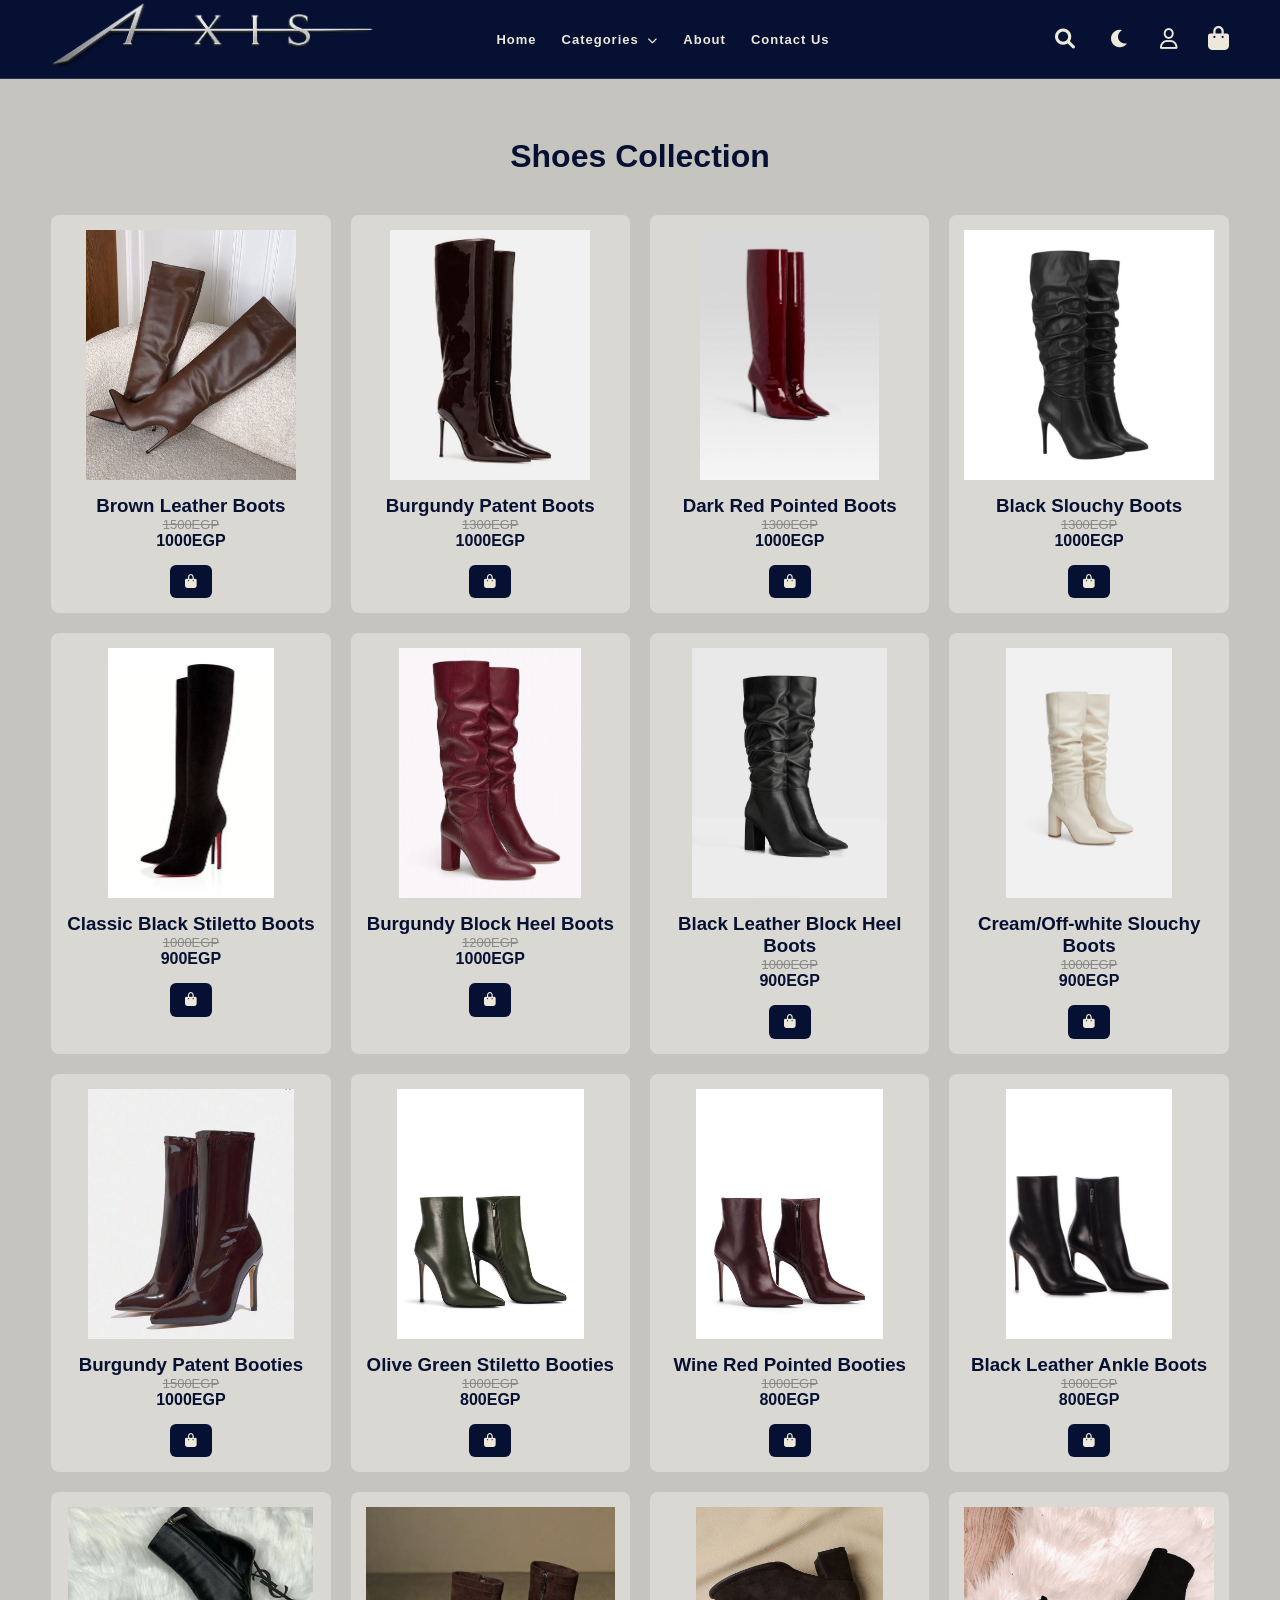
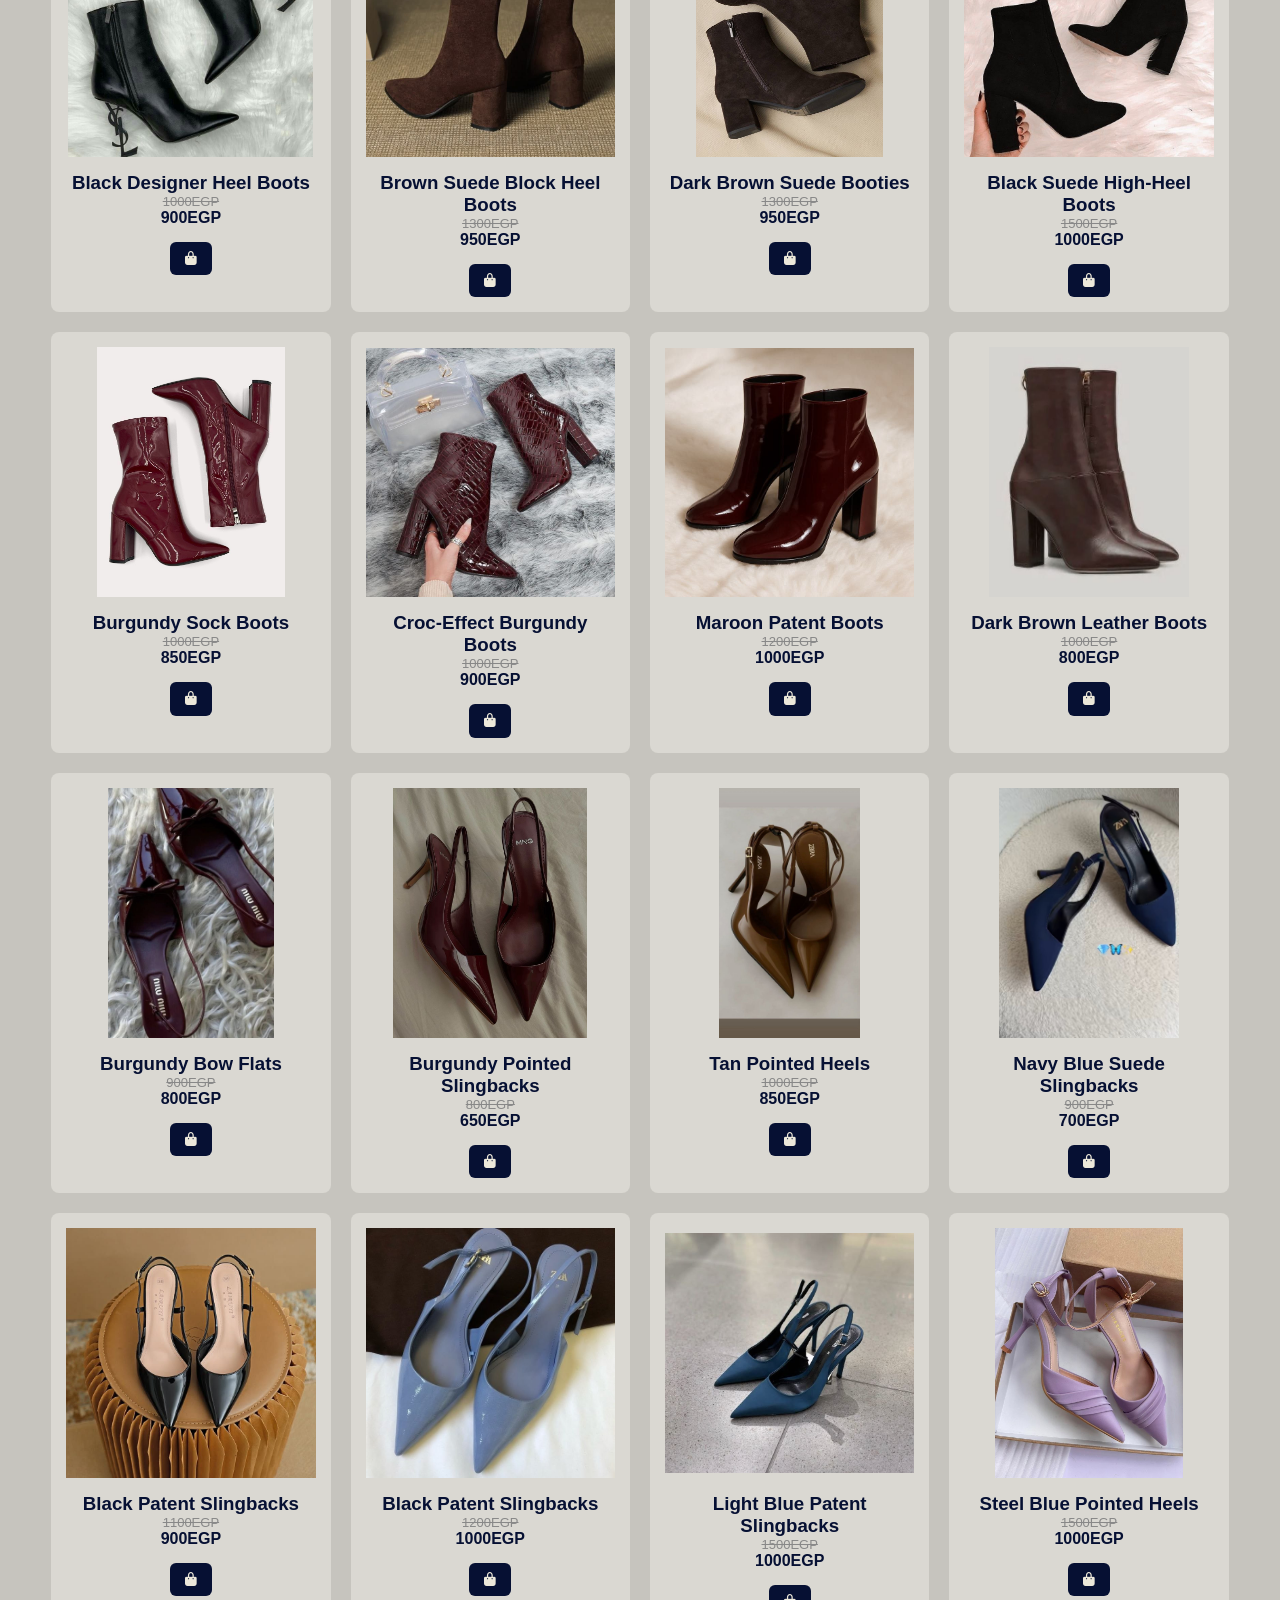
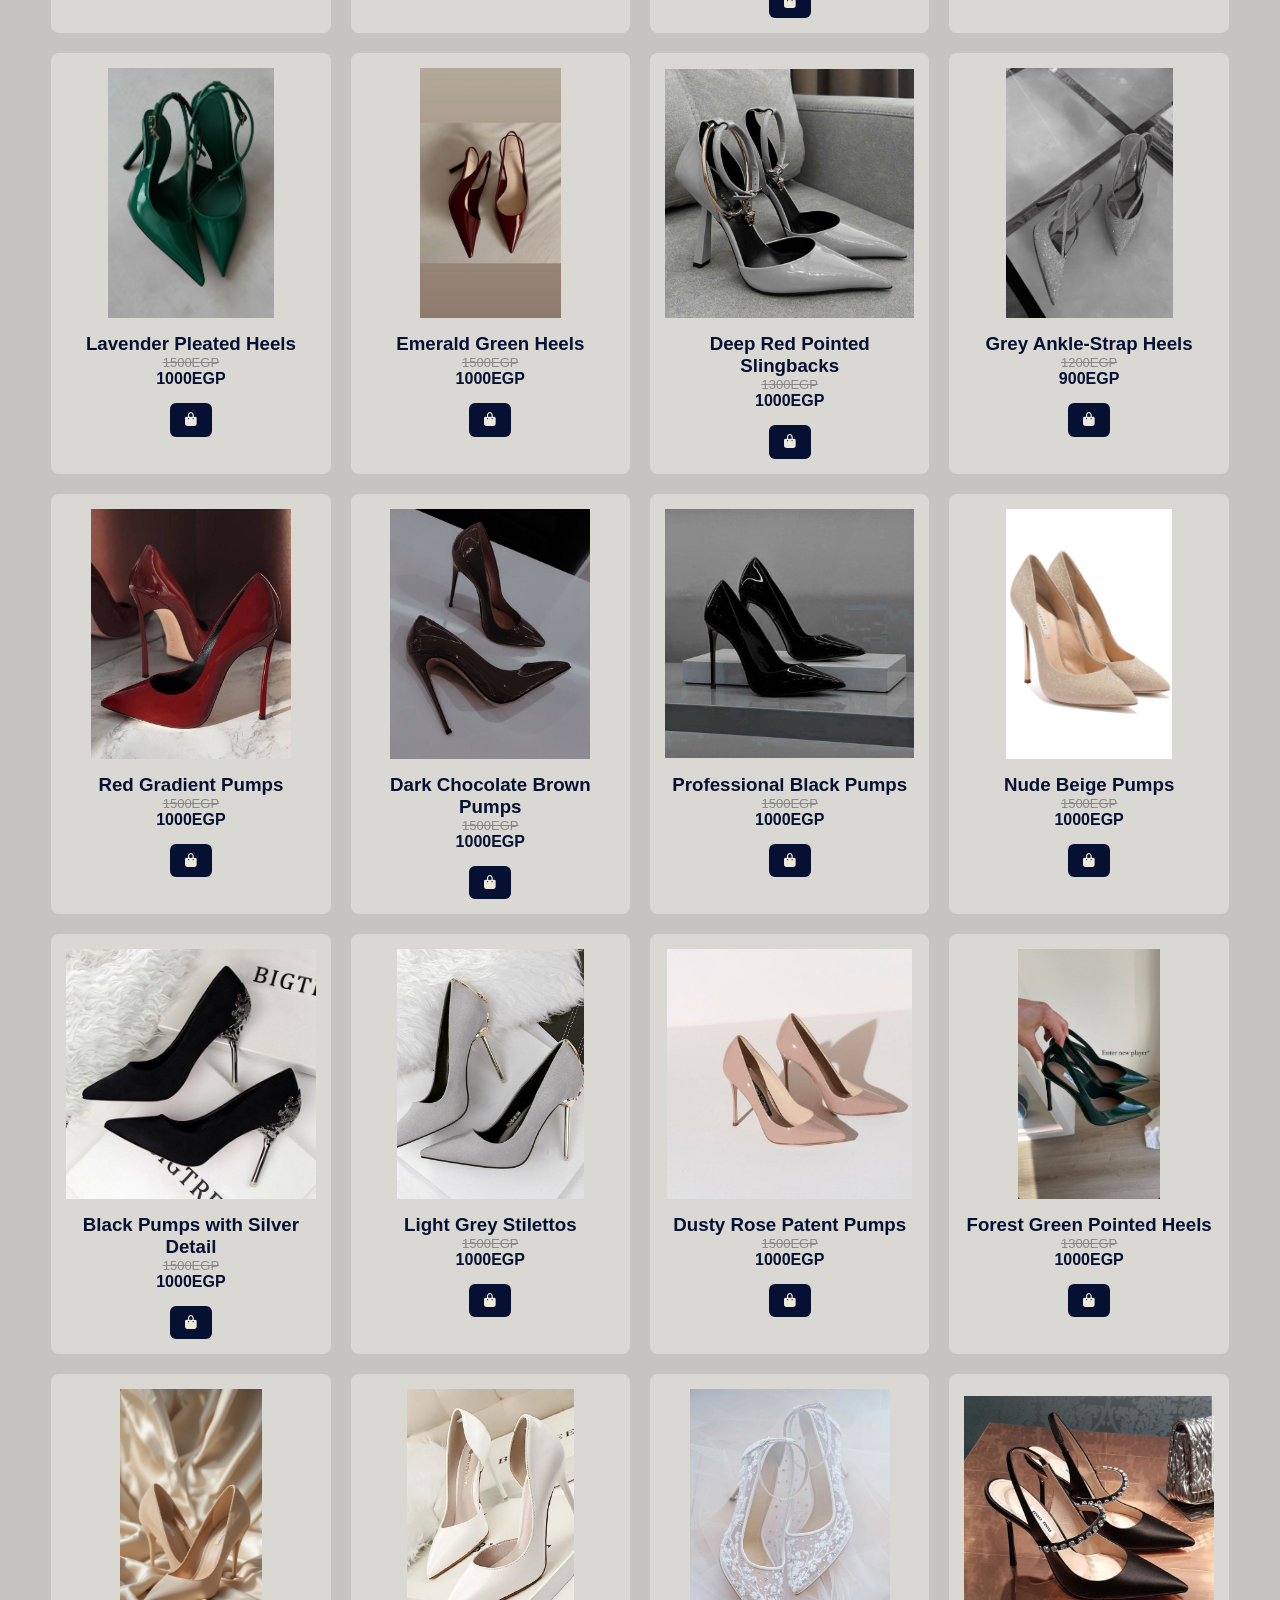
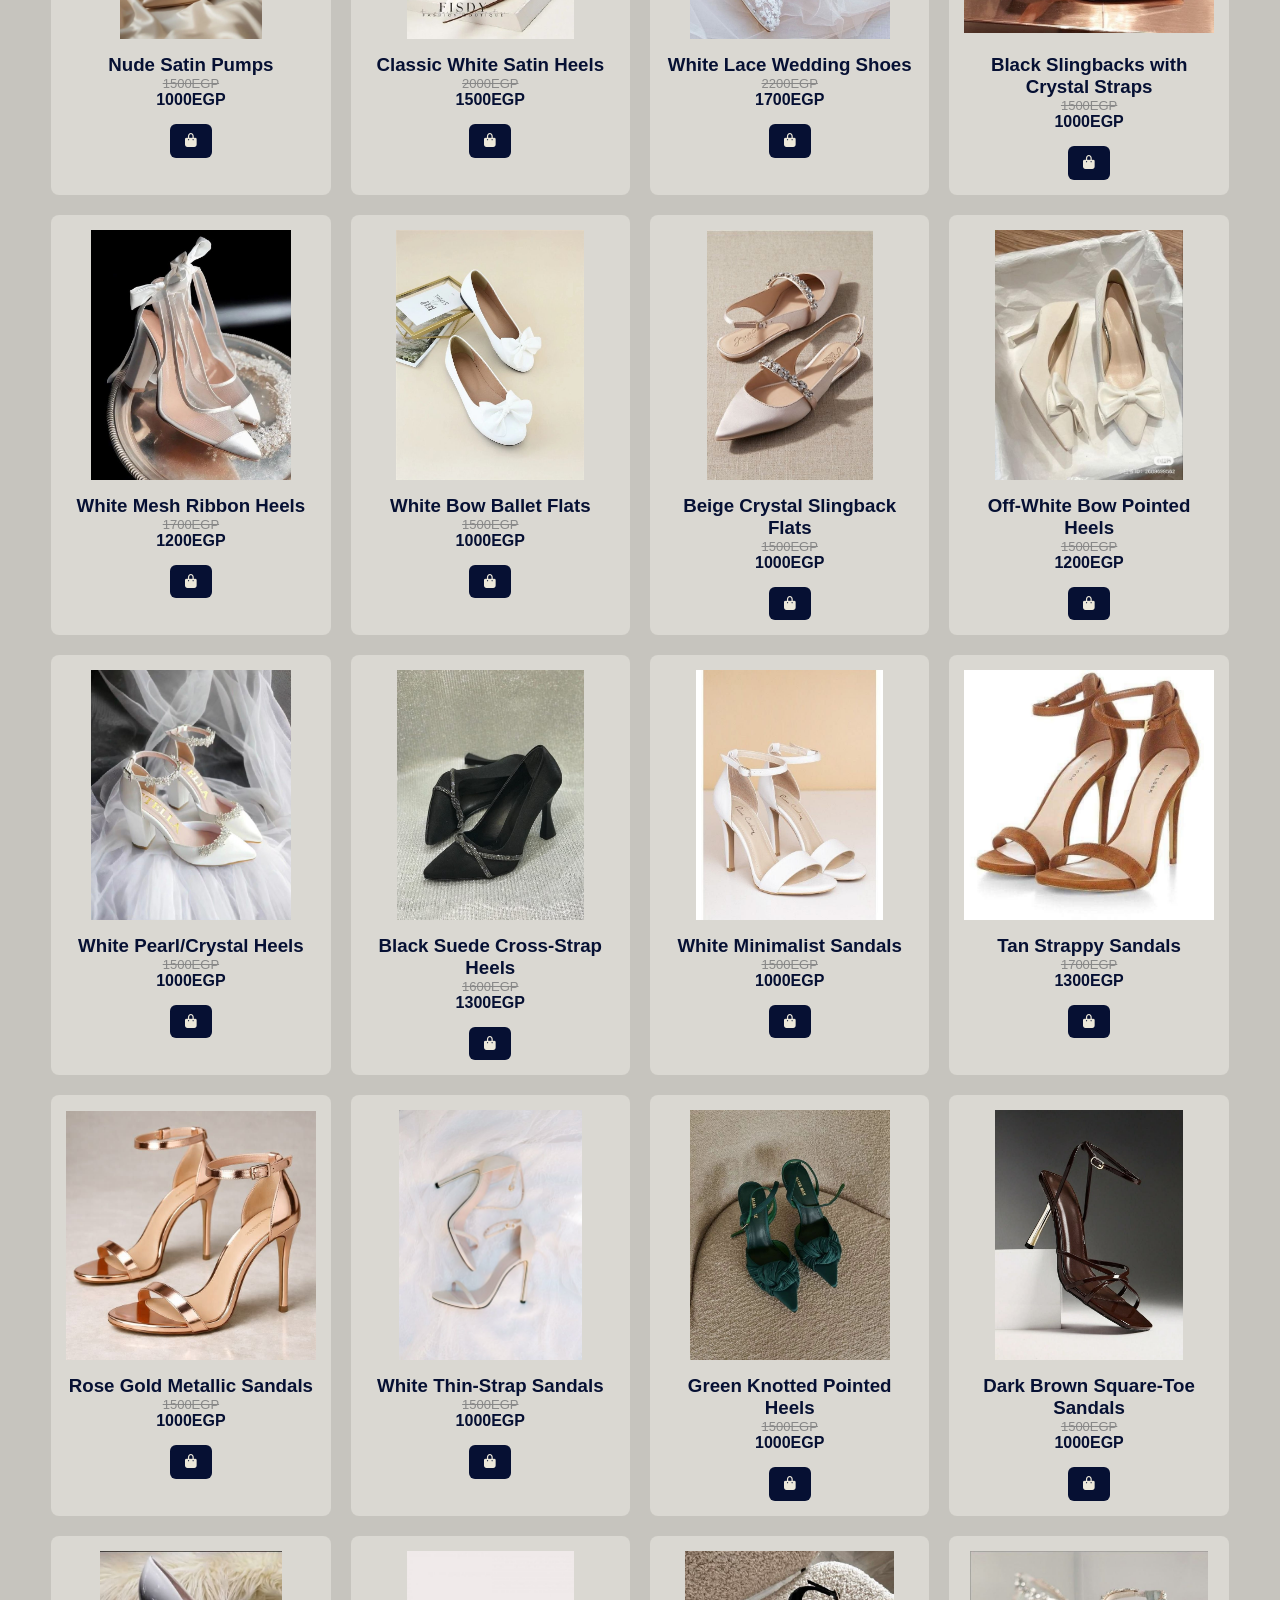
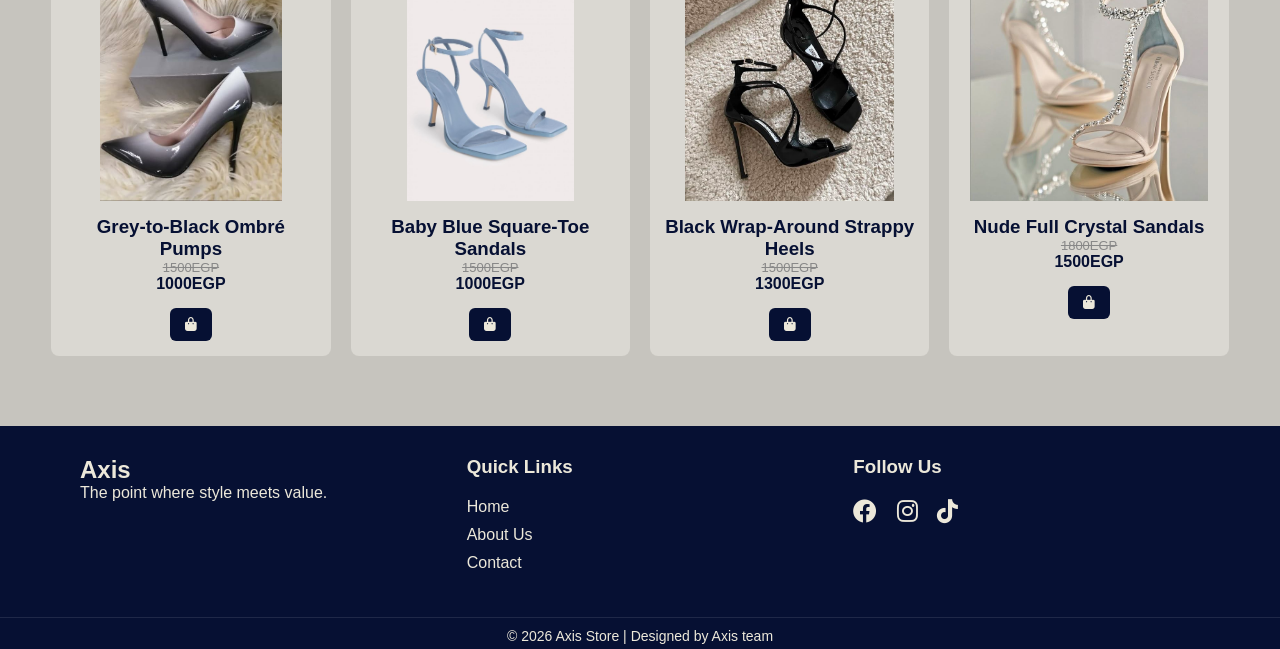
<file: shoes.html>
<!DOCTYPE html>
<html>

<head>
    <meta charset="UTF-8">
    <meta name="viewport" content="width=device-width, initial-scale=1.0">
    <link rel="stylesheet" href="shoes-style.css">
    <link rel="stylesheet" href="https://cdnjs.cloudflare.com/ajax/libs/font-awesome/6.0.0/css/all.min.css" />
    <title>shoes</title>
</head>

<body>

    <header>
        <nav>
            <div class="logo">
                <a href="index.html">
                    <img src="ChatGPT Image Apr 26, 2026, 09_50_21 PM.png" alt="Axis" width="50" height="50">
                </a>
            </div>
            <ul>
                <li><a href="index.html">Home</a></li>
                <li class="dropdown">
                    <a href="javascript:void(0)" class="dropbtn">Categories <i class="fa-solid fa-chevron-down"></i></a>
                    <ul class="dropdown-content">
                        <li><a href="girls.html">Women's Wear</a></li>
                        <li><a href="men.html">Men's Wear</a></li>
                        <li><a href="sports.html">Sports Wear</a></li>
                        <li><a href="accessories.html">Accessories</a></li>
                        <li><a href="shoes.html">Shoes</a></li>
                        <li><a href="bags.html">Bags</a></li>
                        <li><a href="skin_care.html">Skin Care</a></li>
                    </ul>
                </li>
                <li><a href="about.html">About</a></li>
                <li><a href="contact.html">Contact Us</a></li>
            </ul>
            <div class="icons">
                <div class="search">
                    <a href="#">
                        <input type="text" placeholder="Search..." class="search-input">
                        <i class="fa-solid fa-magnifying-glass"></i>
                    </a>
                </div>
                <div class="theme-toggle" id="themetoggle">
                    <i class="fa-solid fa-moon" id="themeicon"></i>
                </div>

                <a href="sign_in.html">
                    <i class="fa-regular fa-user"></i>
                </a>
                <button id="logout-btn"  onclick="logout()">Logout</button>
                <a href="cart.html">

                    <div class="cart">
                        <i class="fa-solid fa-bag-shopping"></i>
                        <span id="cart-count">0</span>
                    </div>
                </a>
            </div>
        </nav>
    </header>
    </br>
    <h1>Shoes Collection</h1>

    <div class="shoes">
        <div class="shoes-card">
            <img src="photos shoes/17.jpg " width="300" height="300">
            <h3>Brown Leather Boots</h3>
            <span class="old">1500EGP</span>
            <span class="new">1000EGP</span>
            <button class="cart-btn" onclick="addToCart()">
                <i class="fa-solid fa-bag-shopping icon"></i>
                <span class="cart-text">add to cart</span>
            </button>
        </div>

        <div class="shoes-card">


            <img src="photos shoes/13.jpg " width="300" height="300">
            <h3>Burgundy Patent Boots</h3>
            <span class="old">1300EGP</span>
            <span class="new">1000EGP</span>
            <button class="cart-btn" onclick="addToCart()">
                <i class="fa-solid fa-bag-shopping icon"></i>
                <span class="cart-text">add to cart</span>
            </button>
        </div>
        <div class="shoes-card">
            <img src="photos shoes/8.jpg " width="300" height="300">
            <h3>Dark Red Pointed Boots</h3>
            <span class="old">1300EGP</span>
            <span class="new">1000EGP</span>
            <button class="cart-btn" onclick="addToCart()">
                <i class="fa-solid fa-bag-shopping icon"></i>
                <span class="cart-text">add to cart</span>
            </button>
        </div>
        <div class="shoes-card">
            <img src="photos shoes/20.jpg " width="300" height="300">
            <h3>Black Slouchy Boots</h3>
            <span class="old">1300EGP</span>
            <span class="new">1000EGP</span>
            <button class="cart-btn" onclick="addToCart()">
                <i class="fa-solid fa-bag-shopping icon"></i>
                <span class="cart-text">add to cart</span>
            </button>
        </div>
        <div class="shoes-card">
            <img src="photos shoes/5.jpg " width="300" height="300">
            <h3>Classic Black Stiletto Boots</h3>
            <span class="old">1000EGP</span>
            <span class="new">900EGP</span>
            <button class="cart-btn" onclick="addToCart()">
                <i class="fa-solid fa-bag-shopping icon"></i>
                <span class="cart-text">add to cart</span>
            </button>
        </div>
        <div class="shoes-card">
            <img src="photos shoes/3.jpg " width="300" height="300">
            <h3>Burgundy Block Heel Boots</h3>
            <span class="old">1200EGP</span>
            <span class="new">1000EGP</span>
            <button class="cart-btn" onclick="addToCart()">
                <i class="fa-solid fa-bag-shopping icon"></i>
                <span class="cart-text">add to cart</span>
            </button>
        </div>
        <div class="shoes-card">
            <img src="photos shoes/6.jpg " width="300" height="300">
            <h3>Black Leather Block Heel Boots</h3>
            <span class="old">1000EGP</span>
            <span class="new">900EGP</span>
            <button class="cart-btn" onclick="addToCart()">
                <i class="fa-solid fa-bag-shopping icon"></i>
                <span class="cart-text">add to cart</span>
            </button>
        </div>
        <div class="shoes-card">
            <img src="photos shoes/7.jpg " width="300" height="300">
            <h3>Cream/Off-white Slouchy Boots</h3>
            <span class="old">1000EGP</span>
            <span class="new">900EGP</span>
            <button class="cart-btn" onclick="addToCart()">
                <i class="fa-solid fa-bag-shopping icon"></i>
                <span class="cart-text">add to cart</span>
            </button>
        </div>
        <div class="shoes-card">
            <img src="photos shoes/11.jpg " width="300" height="300">
            <h3>Burgundy Patent Booties</h3>
            <span class="old">1500EGP</span>
            <span class="new">1000EGP</span>
            <button class="cart-btn" onclick="addToCart()">
                <i class="fa-solid fa-bag-shopping icon"></i>
                <span class="cart-text">add to cart</span>
            </button>
        </div>
        <div class="shoes-card">
            <img src="photos shoes/21.jpg " width="300" height="300">
            <h3>Olive Green Stiletto Booties</h3>
            <span class="old">1000EGP</span>
            <span class="new">800EGP</span>
            <button class="cart-btn" onclick="addToCart()">
                <i class="fa-solid fa-bag-shopping icon"></i>
                <span class="cart-text">add to cart</span>
            </button>
        </div>
        <div class="shoes-card">
            <img src="photos shoes/22.jpg " width="300" height="300">
            <h3>Wine Red Pointed Booties</h3>
            <span class="old">1000EGP</span>
            <span class="new">800EGP</span>
            <button class="cart-btn" onclick="addToCart()">
                <i class="fa-solid fa-bag-shopping icon"></i>
                <span class="cart-text">add to cart</span>
            </button>
        </div>
        <div class="shoes-card">
            <img src="photos shoes/23.jpg " width="300" height="300">
            <h3>Black Leather Ankle Boots</h3>
            <span class="old">1000EGP</span>
            <span class="new">800EGP</span>
            <button class="cart-btn" onclick="addToCart()">
                <i class="fa-solid fa-bag-shopping icon"></i>
                <span class="cart-text">add to cart</span>
            </button>
        </div>
        <div class="shoes-card">
            <img src="photos shoes/16.jpg " width="300" height="300">
            <h3>Black Designer Heel Boots</h3>
            <span class="old">1000EGP</span>
            <span class="new">900EGP</span>
            <button class="cart-btn" onclick="addToCart()">
                <i class="fa-solid fa-bag-shopping icon"></i>
                <span class="cart-text">add to cart</span>
            </button>
        </div>
        <div class="shoes-card">
            <img src="photos shoes/15.jpg " width="300" height="300">
            <h3>Brown Suede Block Heel Boots</h3>
            <span class="old">1300EGP</span>
            <span class="new">950EGP</span>
            <button class="cart-btn" onclick="addToCart()">
                <i class="fa-solid fa-bag-shopping icon"></i>
                <span class="cart-text">add to cart</span>
            </button>
        </div>
        <div class="shoes-card">
            <img src="photos shoes/19.jpg " width="300" height="300">
            <h3>Dark Brown Suede Booties</h3>
            <span class="old">1300EGP</span>
            <span class="new">950EGP</span>
            <button class="cart-btn" onclick="addToCart()">
                <i class="fa-solid fa-bag-shopping icon"></i>
                <span class="cart-text">add to cart</span>
            </button>
        </div>
        <div class="shoes-card">
            <img src="photos shoes/4.jpg " width="300" height="300">
            <h3>Black Suede High-Heel Boots</h3>
            <span class="old">1500EGP</span>
            <span class="new">1000EGP</span>
            <button class="cart-btn" onclick="addToCart()">
                <i class="fa-solid fa-bag-shopping icon"></i>
                <span class="cart-text">add to cart</span>
            </button>
        </div>
        <div class="shoes-card">
            <img src="photos shoes/2.jpg " width="300" height="300">
            <h3>Burgundy Sock Boots</h3>
            <span class="old">1000EGP</span>
            <span class="new">850EGP</span>
            <button class="cart-btn" onclick="addToCart()">
                <i class="fa-solid fa-bag-shopping icon"></i>
                <span class="cart-text">add to cart</span>
            </button>
        </div>
        <div class="shoes-card">
            <img src="photos shoes/9.jpg " width="300" height="300">
            <h3>Croc-Effect Burgundy Boots</h3>
            <span class="old">1000EGP</span>
            <span class="new">900EGP</span>
            <button class="cart-btn" onclick="addToCart()">
                <i class="fa-solid fa-bag-shopping icon"></i>
                <span class="cart-text">add to cart</span>
            </button>
        </div>
        <div class="shoes-card">
            <img src="photos shoes/12.jpg " width="300" height="300">
            <h3>Maroon Patent Boots</h3>
            <span class="old">1200EGP</span>
            <span class="new">1000EGP</span>
            <button class="cart-btn" onclick="addToCart()">
                <i class="fa-solid fa-bag-shopping icon"></i>
                <span class="cart-text">add to cart</span>
            </button>
        </div>
        <div class="shoes-card">
            <img src="photos shoes/18.jpg " width="300" height="300">
            <h3>Dark Brown Leather Boots</h3>
            <span class="old">1000EGP</span>
            <span class="new">800EGP</span>
            <button class="cart-btn" onclick="addToCart()">
                <i class="fa-solid fa-bag-shopping icon"></i>
                <span class="cart-text">add to cart</span>
            </button>
        </div>
        <div class="shoes-card">
            <img src="photos shoes/1.jpg " width="300" height="300">
            <h3>Burgundy Bow Flats</h3>
            <span class="old">900EGP</span>
            <span class="new">800EGP</span>
            <button class="cart-btn" onclick="addToCart()">
                <i class="fa-solid fa-bag-shopping icon"></i>
                <span class="cart-text">add to cart</span>
            </button>
        </div>
        <div class="shoes-card">
            <img src="photos shoes/q4.jpg " width="300" height="300">
            <h3>Burgundy Pointed Slingbacks</h3>
            <span class="old">800EGP</span>
            <span class="new">650EGP</span>
            <button class="cart-btn" onclick="addToCart()">
                <i class="fa-solid fa-bag-shopping icon"></i>
                <span class="cart-text">add to cart</span>
            </button>
        </div>
        <div class="shoes-card">
            <img src="photos shoes/q3.jpg " width="300" height="300">
            <h3>Tan Pointed Heels</h3>
            <span class="old">1000EGP</span>
            <span class="new">850EGP</span>
            <button class="cart-btn" onclick="addToCart()">
                <i class="fa-solid fa-bag-shopping icon"></i>
                <span class="cart-text">add to cart</span>
            </button>
        </div>
        <div class="shoes-card">
            <img src="photos shoes/q12.jpg " width="300" height="300">
            <h3>Navy Blue Suede Slingbacks</h3>
            <span class="old">900EGP</span>
            <span class="new">700EGP</span>
            <button class="cart-btn" onclick="addToCart()">
                <i class="fa-solid fa-bag-shopping icon"></i>
                <span class="cart-text">add to cart</span>
            </button>
        </div>
        <div class="shoes-card">
            <img src="photos shoes/q11.jpg " width="300" height="300">
            <h3>Black Patent Slingbacks</h3>
            <span class="old">1100EGP</span>
            <span class="new">900EGP</span>
            <button class="cart-btn" onclick="addToCart()">
                <i class="fa-solid fa-bag-shopping icon"></i>
                <span class="cart-text">add to cart</span>
            </button>
        </div>
        <div class="shoes-card">
            <img src="photos shoes/q13.jpg " width="300" height="300">
            <h3>Black Patent Slingbacks</h3>
            <span class="old">1200EGP</span>
            <span class="new">1000EGP</span>
            <button class="cart-btn" onclick="addToCart()">
                <i class="fa-solid fa-bag-shopping icon"></i>
                <span class="cart-text">add to cart</span>
            </button>
        </div>
        <div class="shoes-card">
            <img src="photos shoes/q14.jpg " width="300" height="300">
            <h3>Light Blue Patent Slingbacks</h3>
            <span class="old">1500EGP</span>
            <span class="new">1000EGP</span>
            <button class="cart-btn" onclick="addToCart()">
                <i class="fa-solid fa-bag-shopping icon"></i>
                <span class="cart-text">add to cart</span>
            </button>
        </div>
        <div class="shoes-card">
            <img src="photos shoes/q22.jpg " width="300" height="300">
            <h3>Steel Blue Pointed Heels</h3>
            <span class="old">1500EGP</span>
            <span class="new">1000EGP</span>
            <button class="cart-btn" onclick="addToCart()">
                <i class="fa-solid fa-bag-shopping icon"></i>
                <span class="cart-text">add to cart</span>
            </button>
        </div>
        <div class="shoes-card">
            <img src="photos shoes/q15.jpg " width="300" height="300">
            <h3>Lavender Pleated Heels</h3>
            <span class="old">1500EGP</span>
            <span class="new">1000EGP</span>
            <button class="cart-btn" onclick="addToCart()">
                <i class="fa-solid fa-bag-shopping icon"></i>
                <span class="cart-text">add to cart</span>
            </button>
        </div>
        <div class="shoes-card">
            <img src="photos shoes/q10.jpg " width="300" height="300">
            <h3>Emerald Green Heels</h3>
            <span class="old">1500EGP</span>
            <span class="new">1000EGP</span>
            <button class="cart-btn" onclick="addToCart()">
                <i class="fa-solid fa-bag-shopping icon"></i>
                <span class="cart-text">add to cart</span>
            </button>
        </div>
        <div class="shoes-card">
            <img src="photos shoes/q43.jpg " width="300" height="300">
            <h3>Deep Red Pointed Slingbacks</h3>
            <span class="old">1300EGP</span>
            <span class="new">1000EGP</span>
            <button class="cart-btn" onclick="addToCart()">
                <i class="fa-solid fa-bag-shopping icon"></i>
                <span class="cart-text">add to cart</span>
            </button>
        </div>
        <div class="shoes-card">
            <img src="photos shoes/q45.jpg " width="300" height="300">
            <h3>Grey Ankle-Strap Heels</h3>
            <span class="old">1200EGP</span>
            <span class="new">900EGP</span>
            <button class="cart-btn" onclick="addToCart()">
                <i class="fa-solid fa-bag-shopping icon"></i>
                <span class="cart-text">add to cart</span>
            </button>
        </div>
        <div class="shoes-card">
            <img src="photos shoes/q27.jpg " width="300" height="300">
            <h3>Red Gradient Pumps</h3>
            <span class="old">1500EGP</span>
            <span class="new">1000EGP</span>
            <button class="cart-btn" onclick="addToCart()">
                <i class="fa-solid fa-bag-shopping icon"></i>
                <span class="cart-text">add to cart</span>
            </button>
        </div>
        <div class="shoes-card">
            <img src="photos shoes/q29.jpg " width="300" height="300">
            <h3>Dark Chocolate Brown Pumps</h3>
            <span class="old">1500EGP</span>
            <span class="new">1000EGP</span>
            <button class="cart-btn" onclick="addToCart()">
                <i class="fa-solid fa-bag-shopping icon"></i>
                <span class="cart-text">add to cart</span>
            </button>
        </div>
        <div class="shoes-card">
            <img src="photos shoes/q28.jpg " width="300" height="300">
            <h3>Professional Black Pumps</h3>
            <span class="old">1500EGP</span>
            <span class="new">1000EGP</span>
            <button class="cart-btn" onclick="addToCart()">
                <i class="fa-solid fa-bag-shopping icon"></i>
                <span class="cart-text">add to cart</span>
            </button>
        </div>
        <div class="shoes-card">
            <img src="photos shoes/q34.jpg " width="300" height="300">
            <h3>Nude Beige Pumps</h3>
            <span class="old">1500EGP</span>
            <span class="new">1000EGP</span>
            <button class="cart-btn" onclick="addToCart()">
                <i class="fa-solid fa-bag-shopping icon"></i>
                <span class="cart-text">add to cart</span>
            </button>
        </div>
        <div class="shoes-card">
            <img src="photos shoes/q52.jpg " width="300" height="300">
            <h3>Black Pumps with Silver Detail</h3>
            <span class="old">1500EGP</span>
            <span class="new">1000EGP</span>
            <button class="cart-btn" onclick="addToCart()">
                <i class="fa-solid fa-bag-shopping icon"></i>
                <span class="cart-text">add to cart</span>
            </button>
        </div>
        <div class="shoes-card">
            <img src="photos shoes/q24.jpg " width="300" height="300">
            <h3>Light Grey Stilettos</h3>
            <span class="old">1500EGP</span>
            <span class="new">1000EGP</span>
            <button class="cart-btn" onclick="addToCart()">
                <i class="fa-solid fa-bag-shopping icon"></i>
                <span class="cart-text">add to cart</span>
            </button>
        </div>
        <div class="shoes-card">
            <img src="photos shoes/q26.jpg " width="300" height="300">
            <h3>Dusty Rose Patent Pumps</h3>
            <span class="old">1500EGP</span>
            <span class="new">1000EGP</span>
            <button class="cart-btn" onclick="addToCart()">
                <i class="fa-solid fa-bag-shopping icon"></i>
                <span class="cart-text">add to cart</span>
            </button>
        </div>
        <div class="shoes-card">
            <img src="photos shoes/q16.jpg " width="300" height="300">
            <h3>Forest Green Pointed Heels</h3>
            <span class="old">1300EGP</span>
            <span class="new">1000EGP</span>
            <button class="cart-btn" onclick="addToCart()">
                <i class="fa-solid fa-bag-shopping icon"></i>
                <span class="cart-text">add to cart</span>
            </button>
        </div>
        <div class="shoes-card">
            <img src="photos shoes/q20.jpg " width="300" height="300">
            <h3>Nude Satin Pumps</h3>
            <span class="old">1500EGP</span>
            <span class="new">1000EGP</span>
            <button class="cart-btn" onclick="addToCart()">
                <i class="fa-solid fa-bag-shopping icon"></i>
                <span class="cart-text">add to cart</span>
            </button>
        </div>
        <div class="shoes-card">
            <img src="photos shoes/q37.jpg " width="300" height="300">
            <h3>Classic White Satin Heels</h3>
            <span class="old">2000EGP</span>
            <span class="new">1500EGP</span>
            <button class="cart-btn" onclick="addToCart()">
                <i class="fa-solid fa-bag-shopping icon"></i>
                <span class="cart-text">add to cart</span>
            </button>
        </div>
        <div class="shoes-card">
            <img src="photos shoes/q42.jpg " width="300" height="300">
            <h3>White Lace Wedding Shoes</h3>
            <span class="old">2200EGP</span>
            <span class="new">1700EGP</span>
            <button class="cart-btn" onclick="addToCart()">
                <i class="fa-solid fa-bag-shopping icon"></i>
                <span class="cart-text">add to cart</span>
            </button>
        </div>
        <div class="shoes-card">
            <img src="photos shoes/q46.jpg " width="300" height="300">
            <h3>Black Slingbacks with Crystal Straps</h3>
            <span class="old">1500EGP</span>
            <span class="new">1000EGP</span>
            <button class="cart-btn" onclick="addToCart()">
                <i class="fa-solid fa-bag-shopping icon"></i>
                <span class="cart-text">add to cart</span>
            </button>
        </div>
        <div class="shoes-card">
            <img src="photos shoes/q47.jpg " width="300" height="300">
            <h3>White Mesh Ribbon Heels</h3>
            <span class="old">1700EGP</span>
            <span class="new">1200EGP</span>
            <button class="cart-btn" onclick="addToCart()">
                <i class="fa-solid fa-bag-shopping icon"></i>
                <span class="cart-text">add to cart</span>
            </button>
        </div>
        <div class="shoes-card">
            <img src="photos shoes/q59.jpg " width="300" height="300">
            <h3>White Bow Ballet Flats</h3>
            <span class="old">1500EGP</span>
            <span class="new">1000EGP</span>
            <button class="cart-btn" onclick="addToCart()">
                <i class="fa-solid fa-bag-shopping icon"></i>
                <span class="cart-text">add to cart</span>
            </button>
        </div>
        <div class="shoes-card">
            <img src="photos shoes/q61.jpg " width="300" height="300">
            <h3>Beige Crystal Slingback Flats</h3>
            <span class="old">1500EGP</span>
            <span class="new">1000EGP</span>
            <button class="cart-btn" onclick="addToCart()">
                <i class="fa-solid fa-bag-shopping icon"></i>
                <span class="cart-text">add to cart</span>
            </button>
        </div>
        <div class="shoes-card">
            <img src="photos shoes/q48.jpg " width="300" height="300">
            <h3>Off-White Bow Pointed Heels</h3>
            <span class="old">1500EGP</span>
            <span class="new">1200EGP</span>
            <button class="cart-btn" onclick="addToCart()">
                <i class="fa-solid fa-bag-shopping icon"></i>
                <span class="cart-text">add to cart</span>
            </button>
        </div>
        <div class="shoes-card">
            <img src="photos shoes/q54.jpg " width="300" height="300">
            <h3>White Pearl/Crystal Heels</h3>
            <span class="old">1500EGP</span>
            <span class="new">1000EGP</span>
            <button class="cart-btn" onclick="addToCart()">
                <i class="fa-solid fa-bag-shopping icon"></i>
                <span class="cart-text">add to cart</span>
            </button>
        </div>
        <div class="shoes-card">
            <img src="photos shoes/q50.jpg " width="300" height="300">
            <h3>Black Suede Cross-Strap Heels</h3>
            <span class="old">1600EGP</span>
            <span class="new">1300EGP</span>
            <button class="cart-btn" onclick="addToCart()">
                <i class="fa-solid fa-bag-shopping icon"></i>
                <span class="cart-text">add to cart</span>
            </button>
        </div>
        <div class="shoes-card">
            <img src="photos shoes/q31.jpg " width="300" height="300">
            <h3>White Minimalist Sandals</h3>
            <span class="old">1500EGP</span>
            <span class="new">1000EGP</span>
            <button class="cart-btn" onclick="addToCart()">
                <i class="fa-solid fa-bag-shopping icon"></i>
                <span class="cart-text">add to cart</span>
            </button>
        </div>
        <div class="shoes-card">
            <img src="photos shoes/q32.jpg " width="300" height="300">
            <h3>Tan Strappy Sandals</h3>
            <span class="old">1700EGP</span>
            <span class="new">1300EGP</span>
            <button class="cart-btn" onclick="addToCart()">
                <i class="fa-solid fa-bag-shopping icon"></i>
                <span class="cart-text">add to cart</span>
            </button>
        </div>
        <div class="shoes-card">
            <img src="photos shoes/q35.jpg " width="300" height="300">
            <h3>Rose Gold Metallic Sandals</h3>
            <span class="old">1500EGP</span>
            <span class="new">1000EGP</span>
            <button class="cart-btn" onclick="addToCart()">
                <i class="fa-solid fa-bag-shopping icon"></i>
                <span class="cart-text">add to cart</span>
            </button>
        </div>
        <div class="shoes-card">
            <img src="photos shoes/q36.jpg " width="300" height="300">
            <h3>White Thin-Strap Sandals</h3>
            <span class="old">1500EGP</span>
            <span class="new">1000EGP</span>
            <button class="cart-btn" onclick="addToCart()">
                <i class="fa-solid fa-bag-shopping icon"></i>
                <span class="cart-text">add to cart</span>
            </button>
        </div>
        <div class="shoes-card">
            <img src="photos shoes/q17.jpg " width="300" height="300">
            <h3>Green Knotted Pointed Heels</h3>
            <span class="old">1500EGP</span>
            <span class="new">1000EGP</span>
            <button class="cart-btn" onclick="addToCart()">
                <i class="fa-solid fa-bag-shopping icon"></i>
                <span class="cart-text">add to cart</span>
            </button>
        </div>
        <div class="shoes-card">
            <img src="photos shoes/q7.jpg " width="300" height="300">
            <h3>Dark Brown Square-Toe Sandals</h3>
            <span class="old">1500EGP</span>
            <span class="new">1000EGP</span>
            <button class="cart-btn" onclick="addToCart()">
                <i class="fa-solid fa-bag-shopping icon"></i>
                <span class="cart-text">add to cart</span>
            </button>
        </div>
        <div class="shoes-card">
            <img src="photos shoes/q62.jpg " width="300" height="300">
            <h3>Grey-to-Black Ombré Pumps</h3>
            <span class="old">1500EGP</span>
            <span class="new">1000EGP</span>
            <button class="cart-btn" onclick="addToCart()">
                <i class="fa-solid fa-bag-shopping icon"></i>
                <span class="cart-text">add to cart</span>
            </button>
        </div>
        <div class="shoes-card">
            <img src="photos shoes/q21.jpg " width="300" height="300">
            <h3>Baby Blue Square-Toe Sandals</h3>
            <span class="old">1500EGP</span>
            <span class="new">1000EGP</span>
            <button class="cart-btn" onclick="addToCart()">
                <i class="fa-solid fa-bag-shopping icon"></i>
                <span class="cart-text">add to cart</span>
            </button>
        </div>
        <div class="shoes-card">
            <img src="photos shoes/q40.jpg " width="300" height="300">
            <h3>Black Wrap-Around Strappy Heels</h3>
            <span class="old">1500EGP</span>
            <span class="new">1300EGP</span>
            <button class="cart-btn" onclick="addToCart()">
                <i class="fa-solid fa-bag-shopping icon"></i>
                <span class="cart-text">add to cart</span>
            </button>
        </div>
        <div class="shoes-card">
            <img src="photos shoes/q60.jpg " width="300" height="300">
            <h3>Nude Full Crystal Sandals</h3>
            <span class="old">1800EGP</span>
            <span class="new">1500EGP</span>
            <button class="cart-btn" onclick="addToCart()">
                <i class="fa-solid fa-bag-shopping icon"></i>
                <span class="cart-text">add to cart</span>
            </button>
        </div>
        <div class="noResult" style="display: none; text-align:center; font-size:20px;">
            NOT FOUND
        </div>

    </div>
    <script src="main.js"></script>
    <script src="shoes.js"></script>
</body>
<footer class="main-footer">
    <div class="footer-container">
        <div class="footer-section about">
            <h2 class="logo-text">Axis</h2>
            <p>The point where style meets value.</p>
        </div>

        <div class="footer-section links">
            <h3>Quick Links</h3>
            <ul>
                <li><a href="index.html">Home</a></li>
                <li><a href="about.html">About Us</a></li>
                <li><a href="contact.html">Contact</a></li>
            </ul>
        </div>

        <div class="footer-section social">
            <h3>Follow Us</h3>
            <div class="social-icons">
                <a href="#"><i class="fab fa-facebook"></i></a>
                <a href="#"><i class="fab fa-instagram"></i></a>
                <a href="#"><i class="fab fa-tiktok"></i></a>
            </div>
        </div>
    </div>

    <div class="footer-bottom">
        <p>&copy; 2026 Axis Store | Designed by Axis team</p>
    </div>
</footer>
</footer>

</html>
</file>
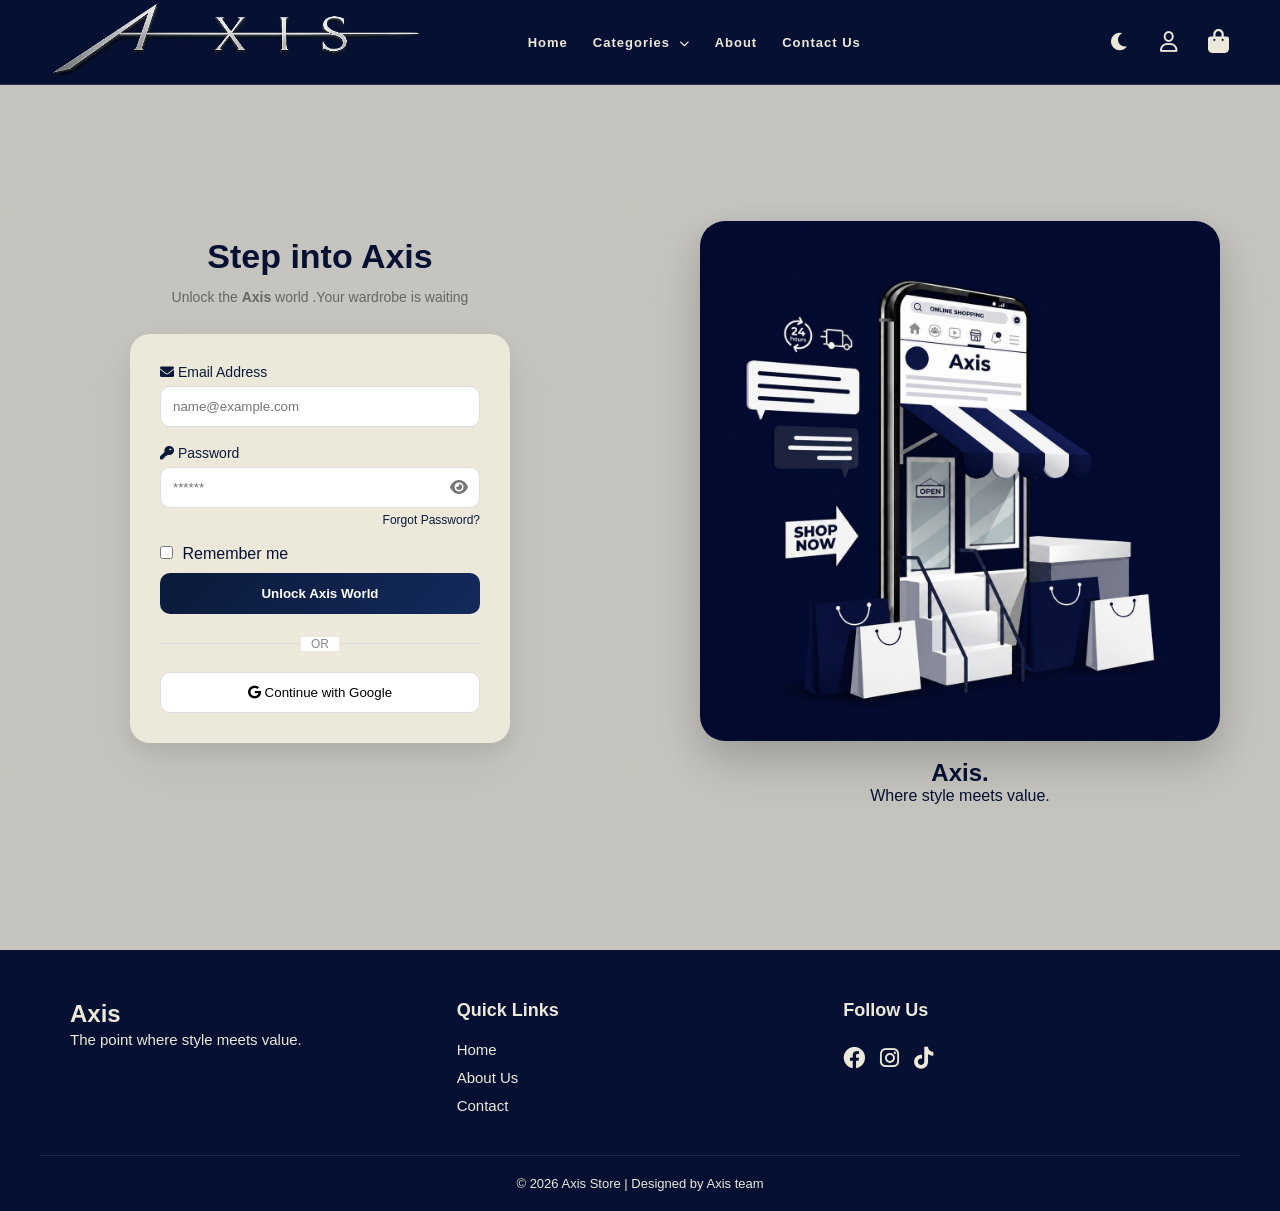
<file: sign_in.html>
<!DOCTYPE html>
<html lang="en">

<head>
    <meta charset="UTF-8">
    <meta name="viewport" content="width=device-width, initial-scale=1.0">
    <link rel="stylesheet" href="sign-in.css">
    <link rel="stylesheet" href="https://cdnjs.cloudflare.com/ajax/libs/font-awesome/6.0.0/css/all.min.css">
    <title> Sign In</title>
</head>

<body>
    <header>
        <nav>
            <div class="logo">
                <a href="index.html">
                    <img src="ChatGPT Image Apr 26, 2026, 09_50_21 PM.png" alt="Axis" width="50" height="50"
                        class="logo-photo">
                </a>
            </div>
            <ul>
                <li><a href="index.html">Home</a></li>
                <li class="dropdown">
                    <a href="javascript:void(0)" class="dropbtn">Categories <i class="fa-solid fa-chevron-down"></i></a>
                    <ul class="dropdown-content">
                        <li><a href="girls.html">Women's Wear</a></li>
                        <li><a href="men.html">Men's Wear</a></li>
                        <li><a href="sports.html">Sports Wear</a></li>
                        <li><a href="accessories.html">Accessories</a></li>
                        <li><a href="shoes.html">Shoes</a></li>
                        <li><a href="bags.html">Bags</a></li>
                        <li><a href="skin_care.html">Skin Care</a></li>
                    </ul>
                </li>
                <li><a href="about.html">About</a></li>
                <li><a href="contact.html">Contact Us</a></li>
            </ul>
            <div class="icons">

                <div class="theme-toggle" id="themetoggle">
                    <i class="fa-solid fa-moon" id="themeicon"></i>


                </div>
                <a href="sign_in.html">
                    <i class="fa-regular fa-user"></i>
                </a>
                <button id="logout-btn"  onclick="logout()">Logout</button>
                <a href="cart.html">
                    <div class="cart">
                        <i class="fa-solid fa-bag-shopping"></i>
                        <span id="cart-count">0</span>
                    </div>
                </a>
            </div>
        </nav>
    </header>
    <section>
        <div class="photo">
            <img src="sign_in/light.jpg" alt="Axis" class="image" id="mainImage">
            <br>
            <h2>Axis.</h2>
            <p>Where style meets value.</p>
        </div>
        <div class="form">
            <div class="header">
                <h2 class="title">Step into <span>Axis</span></h2>
                <p class="subtitle">Unlock the <strong>Axis</strong> world .Your wardrobe is waiting </p>
            </div>
            <form class="login">
                <div class="input">
                    <label> <i class="fa-solid fa-envelope"></i> Email Address</label>
                    <input type="email" id="email" placeholder="name@example.com" required>
                </div>
                
                <div class="input">
                    <label> <i class="fa-solid fa-key"></i> Password</label>
                    <div class="password-box">
                        <input type="password" id="password" placeholder="******" required>
                        <i class="fa-solid fa-eye" id="togglePassword"></i>
                    </div>
                    <a href="#" class="forgot">Forgot Password?</a>
                </div>
                <div class="remember-me">
                    <input type="checkbox" id="remember">
                    <label for="remember" style="color:rgb(6,16,51);margin-left: 5px;">Remember me</label>
                </div>
                <script>
                    const toggle = document.getElementById("togglePassword");
                    const password = document.getElementById("password");

                    toggle.addEventListener("click", function () {
                        const type = password.type === "password" ? "text" : "password";
                        password.type = type;

                        this.classList.toggle("fa-eye-slash");
                    });
                </script>
                
                <button type="submit" onclick="saveData()" class="btn">Unlock Axis World</button>
                <div class="separator">
                    <span>OR</span>
                </div>
                <button class="google"><i class="fab fa-google"></i> Continue with Google</button>
            </form>
        </div>
    </section>
    <script src="main.js"></script>
    <script src="sign-in.js"></script>
</body>
<footer class="main-footer">
    <div class="footer-container">
        <div class="footer-section about">
            <h2 class="logo-text">Axis</h2>
            <p>The point where style meets value.</p>
        </div>

        <div class="footer-section links">
            <h3>Quick Links</h3>
            <ul>
                <li><a href="index.html">Home</a></li>
                <li><a href="about.html">About Us</a></li>
                <li><a href="contact.html">Contact</a></li>
            </ul>
        </div>

        <div class="footer-section social">
            <h3>Follow Us</h3>
            <div class="social-icons">
                <a href="#"><i class="fab fa-facebook"></i></a>
                <a href="#"><i class="fab fa-instagram"></i></a>
                <a href="#"><i class="fab fa-tiktok"></i></a>
            </div>
        </div>
    </div>

    <div class="footer-bottom">
        <p>&copy; 2026 Axis Store | Designed by Axis team</p>
    </div>
</footer>
</footer>

</html>
</file>
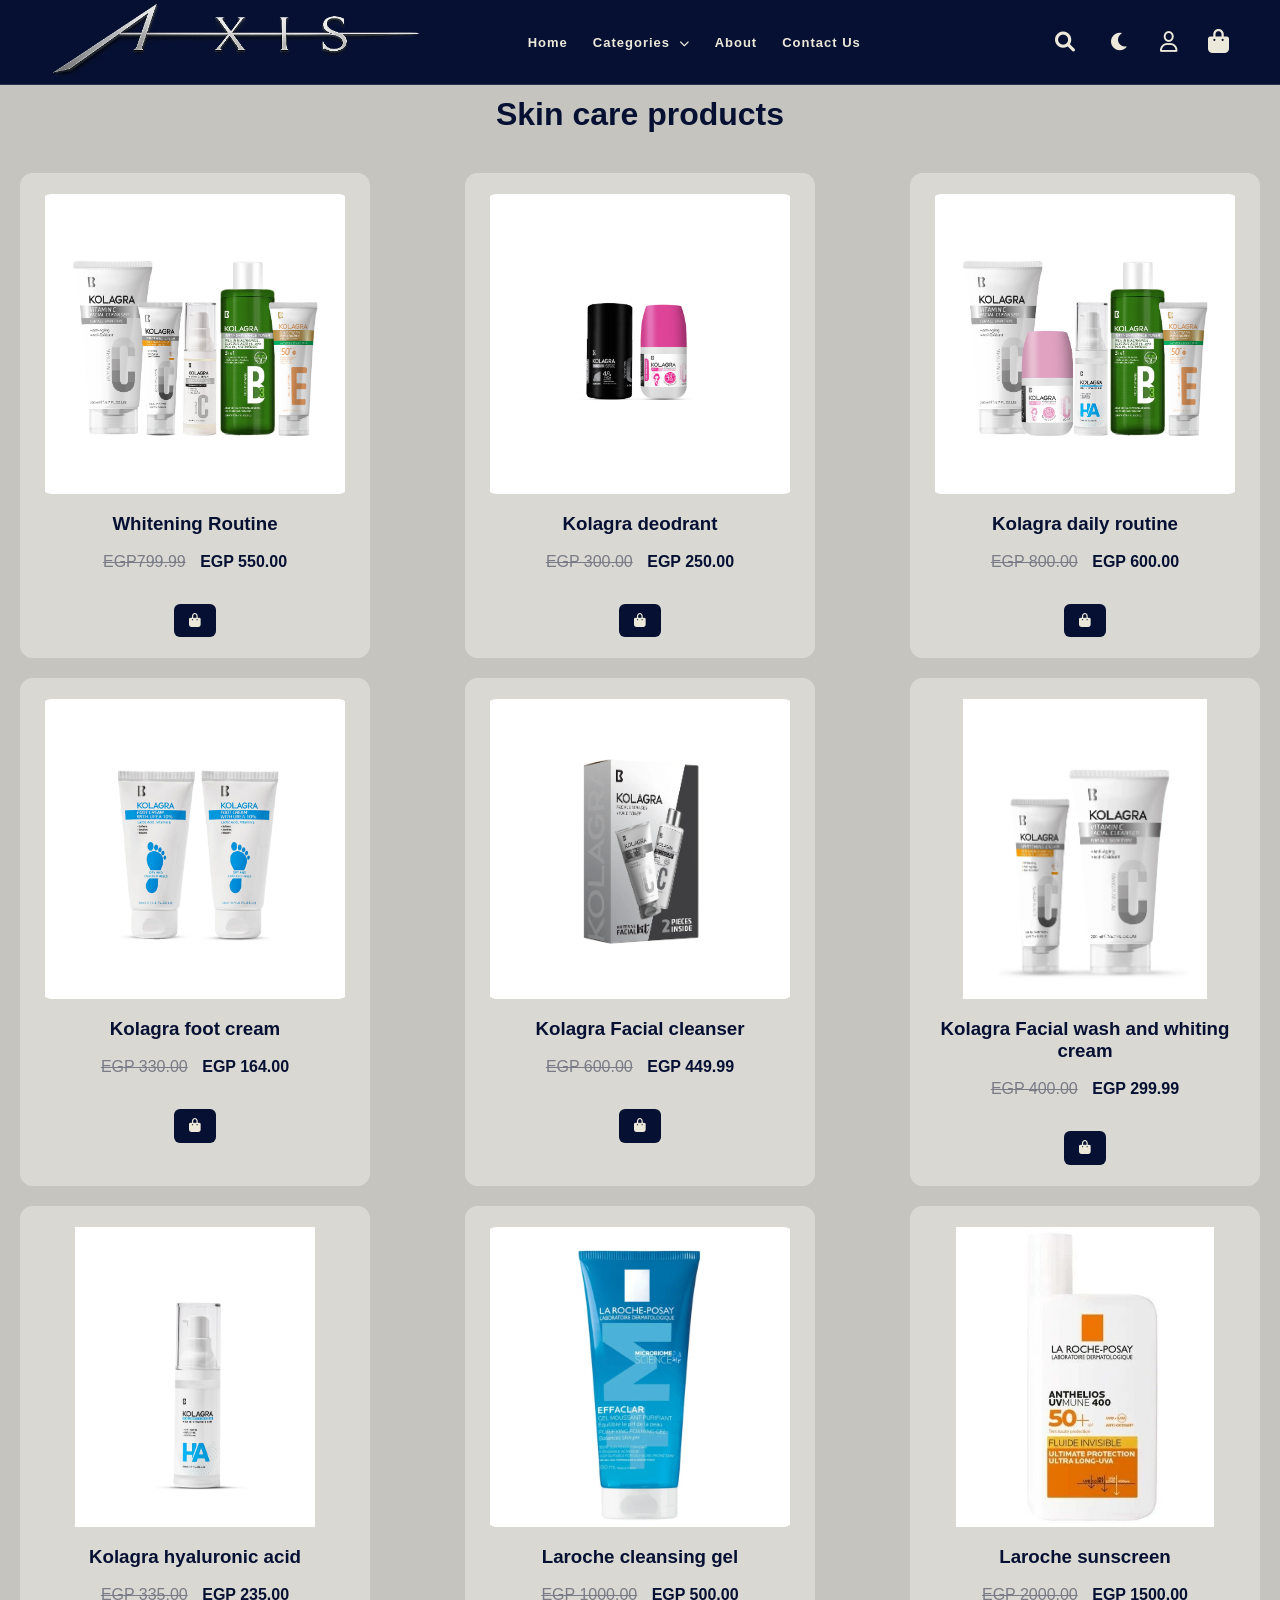
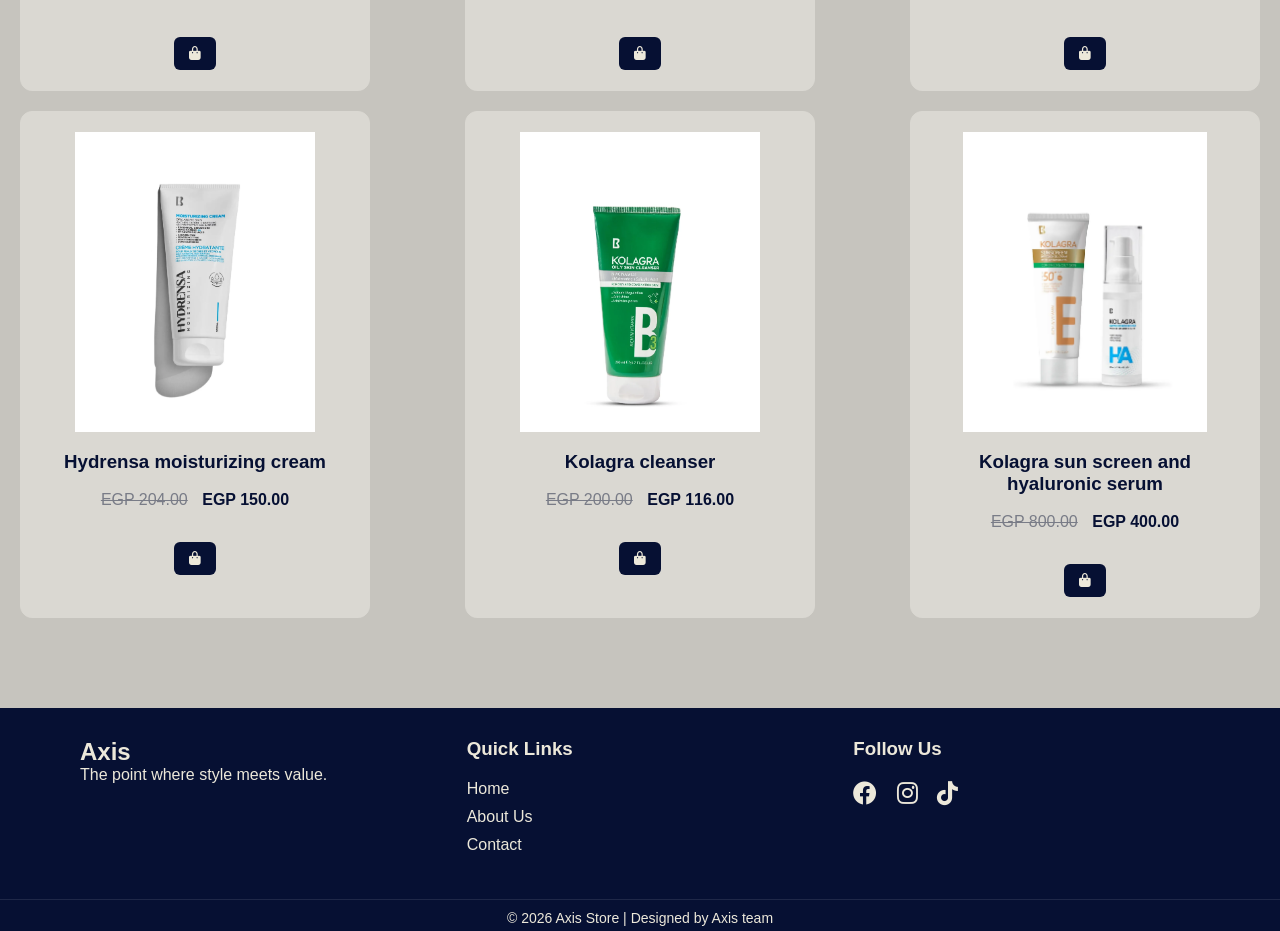
<file: skin_care.html>
<!DOCTYPE html>
<html>

<head>
    <title>Skin care products</title>
    <meta charset="UTF-8">
    <meta name="viewport" content="width=device-width, initial-scale=1.0">
    <link rel="stylesheet" href="Skin_care_style.css">
    <link rel="stylesheet" href="https://cdnjs.cloudflare.com/ajax/libs/font-awesome/6.0.0/css/all.min.css" />
</head>

<body>
    <header>
        <nav>
            <div class="logo">
                <a href="index.html">
                    <img src="ChatGPT Image Apr 26, 2026, 09_50_21 PM.png" alt="Axis" width="50" height="50"
                        class="logo-photo">
                </a>
            </div>
            <ul>
                <li><a href="index.html">Home</a></li>
                <li class="dropdown">
                    <a href="javascript:void(0)" class="dropbtn">Categories <i class="fa-solid fa-chevron-down"></i></a>
                    <ul class="dropdown-content">
                        <li><a href="girls.html">Women's Wear</a></li>
                        <li><a href="men.html">Men's Wear</a></li>
                        <li><a href="sports.html">Sports Wear</a></li>
                        <li><a href="accessories.html">Accessories</a></li>
                        <li><a href="shoes.html">Shoes</a></li>
                        <li><a href="bags.html">Bags</a></li>
                        <li><a href="skin_care.html">Skin Care</a></li>
                    </ul>
                </li>
                <li><a href="about.html">About</a></li>
                <li><a href="contact.html">Contact Us</a></li>
            </ul>
            <div class="icons">
                <div class="search">
                    <a href="#">
                        <input type="text" placeholder="Search..." class="search-input">
                        <i class="fa-solid fa-magnifying-glass"></i>
                    </a>
                </div>
                <div class="theme-toggle" id="themetoggle">
                    <i class="fa-solid fa-moon" id="themeicon"></i>
                </div>
                <a href="sign_in.html">
                    <i class="fa-regular fa-user"></i>
                </a>
                <button id="logout-btn"  onclick="logout()">Logout</button>
                <a href="cart.html">
                    <div class="cart">
                        <i class="fa-solid fa-bag-shopping"></i>
                        <span id="cart-count">0</span>
                    </div>
                </a>
            </div>
        </nav>
        <h1 class="skin">Skin care products</h1>
    </header>
    <div class="products">
        <div class="product-card">
            <img src="skin_care_photos/WhiteningRoutine.webp" alt="photo" class="skin-img"
                style="cursor: pointer;"><br />
            <h3>Whitening Routine</h3>
            <p>Kolagra Whitening Routine is a complete skincare regimen designed to enhance skin radiance,
                even out skin tone,and reduce the appearance of hyperpigmentation through
                a balanced daily routine.tine combines cleansing, toning,
                treatment, sun protection,
            </p>
            </br>
            <span class="old">EGP799.99</span>
            <span class="new">EGP 550.00</span>
            </br></br>
            <button class="cart-btn" onclick="addToCart()">








                <i class="fa-solid fa-bag-shopping icon"></i>
                <span class="cart-text">add to cart</span>
            </button>

        </div>
        <div class="product-card">
            <img src="skin_care_photos/deodrant.webp" alt="photo" class="skin-img" style="cursor: pointer;"><br />
            <h3>Kolagra deodrant</h3>
            <p>
                Experience long-lasting freshness together with the Kolagra Deodorant Roll-On Bundle,
                designed specifically for both men and women.
                This dual pack includes one deodorant roll-on for him and one for her,
                ensuring 24-hour protection against sweat and odor.
            </p>
            </br>
            <span class="old">EGP 300.00</span>
            <span class="new">EGP 250.00</span>
            </br></br>

            <button class="cart-btn" onclick="addToCart()">








                <i class="fa-solid fa-bag-shopping icon"></i>
                <span class="cart-text">add to cart</span>
            </button>

        </div>
        <div class="product-card">
            <img src="skin_care_photos/DailyRoutine.webp" alt="photo" class="skin-img" style="cursor: pointer;"><br />
            <h3>Kolagra daily routine</h3>
            <p>
                Kolagra Daily Routine contains
                ( Kolagra Facial wash 200 Ml + Toner 200 ML +
                Sunscreen gel cream 60 ML
                + Hyaluronic 30ML Roll on Berry 60 ML)
            </p>
            </br>
            <span class="old">EGP 800.00</span>
            <span class="new">EGP 600.00</span>
            </br></br>
            <button class="cart-btn" onclick="addToCart()">










                <i class="fa-solid fa-bag-shopping icon"></i>
                <span class="cart-text">add to cart</span>
            </button>
        </div>
        <div class="product-card">
            <img src="skin_care_photos/foot cream.webp" alt="photo" class="skin-img" style="cursor: pointer;"><br />
            <h3>Kolagra foot cream</h3>
            <p>
                Key Benefits:
                • 3.jojoba oil - Macadamia oil - Castor oil - Panthenol
                • Kolagra foot cream with urea 10% repairs, softens,
                soothes dry and cracked heels, designed to protect your feet by
                preventing water loss, and promote new cell growth.
            </p>
            </br>
            <span class="old">EGP 330.00</span>
            <span class="new">EGP 164.00</span>
            </br></br>
            <button class="cart-btn" onclick="addToCart()">










                <i class="fa-solid fa-bag-shopping icon"></i>
                <span class="cart-text">add to cart</span>
            </button>
        </div>
        <div class="product-card">
            <img src="skin_care_photos/FacialCleanserandtonerMockup.webp" alt="photo" class="skin-img"
                style="cursor: pointer;"><br />
            <h3>Kolagra Facial cleanser</h3>
            <p>
                Kolagra Routine ( Facial wash with vitamin C 200Ml &
                Brightening Toner Vitamin C 200Ml )
            </p>
            </br>
            <span class="old">EGP 600.00</span>
            <span class="new">EGP 449.99</span>
            </br></br>
            <button class="cart-btn" onclick="addToCart()">










                <i class="fa-solid fa-bag-shopping icon"></i>
                <span class="cart-text">add to cart</span>
            </button>
        </div>
        <div class="product-card">
            <img src="skin_care_photos/facial wash and whiting cream.webp" alt="photo" class="skin-img"
                style="cursor: pointer;"><br />
            <h3>Kolagra Facial wash and whiting cream</h3>
            <p>
                1-Gentle cleanser rich in vitamin C gives radiant skin to the skin and gradually
                brightens the dark spots, Improving skin texture for softer, smoother, healthy skin,
                and natural lightening with antioxidant properties.
                2.-Whitening Cream is formulated with a highly concentrated dose of Alpha Arbutin,
                A skin-brightening ingredient that works by reducing melanin production.
            </p>
            </br>
            <span class="old">EGP 400.00</span>
            <span class="new">EGP 299.99</span>
            </br></br>
            <button class="cart-btn" onclick="addToCart()">










                <i class="fa-solid fa-bag-shopping icon"></i>
                <span class="cart-text">add to cart</span>
            </button>
        </div>
        <div class="product-card">
            <img src="skin_care_photos/hyaluronic acid.webp" alt="photo" class="skin-img"
                style="cursor: pointer;"><br />
            <h3>Kolagra hyaluronic acid</h3>
            <p>
                Hyaluronic acid serum 1.5% + B5 help plump the look of skin and repair
                by replenishing the skin’s moisture barrier and activate skin renewal.
            </p>
            </br>
            <span class="old">EGP 335.00</span>
            <span class="new">EGP 235.00</span>
            </br></br>
            <button class="cart-btn" onclick="addToCart()">
                <i class="fa-solid fa-bag-shopping icon"></i>
                <span class="cart-text">add to cart</span>
            </button>
        </div>
        <div class="product-card">
            <img src="skin_care_photos/cleansing gel for oily skin.webp" alt="photo" class="skin-img"
                style="cursor: pointer;"><br />
            <h3>Laroche cleansing gel</h3>
            <p>
                laroche cleansing gel for oily skin
            </p>
            </br>
            <span class="old">EGP 1000.00</span>
            <span class="new">EGP 500.00</span>
            </br></br>
            <button class="cart-btn" onclick="addToCart()">








                <i class="fa-solid fa-bag-shopping icon"></i>
                <span class="cart-text">add to cart</span>
            </button>
        </div>
        <div class="product-card">
            <img src="skin_care_photos/la roche sun screen.webp" alt="photo" class="skin-img"
                style="cursor: pointer;"><br />
            <h3>Laroche sunscreen</h3>
            <p>
                laroche sunscreen for all
                skins protect skin from sun
            </p>
            </br>
            <span class="old">EGP 2000.00</span>
            <span class="new">EGP 1500.00</span>
            </br></br>
            <button class="cart-btn" onclick="addToCart()">








                <i class="fa-solid fa-bag-shopping icon"></i>
                <span class="cart-text">add to cart</span>
            </button>
        </div>
        <div class="product-card">
            <img src="skin_care_photos/misturizing_1.webp" alt="photo" class="skin-img" style="cursor: pointer;"><br />
            <h3>Hydrensa moisturizing cream</h3>
            <p>
                .HYALURONIC ACID for moisturizing
                • Restore skin barrier and retain moisture
                • lock in skin’s moisture
                • Soothing, protects skin barrier, essential ceramides.
            </p>
            </br>
            <span class="old">EGP 204.00</span>
            <span class="new">EGP 150.00</span>
            </br></br>
            <button class="cart-btn" onclick="addToCart()">








                <i class="fa-solid fa-bag-shopping icon"></i>
                <span class="cart-text">add to cart</span>
            </button>
        </div>
        <div class="product-card">
            <img src="skin_care_photos/oliy_skin_cleanser_b3_1.webp" alt="photo" class="skin-img"
                style="cursor: pointer;"><br />
            <h3>Kolagra cleanser</h3>
            <p>
                A cleanser formulated for oily and acne-prone skin,
                developed to provide deep cleansing while maintaining
                the skin’s natural moisture balance.
            </p>
            </br>
            <span class="old">EGP 200.00</span>
            <span class="new">EGP 116.00</span>
            </br></br>
            <button class="cart-btn" onclick="addToCart()">








                <i class="fa-solid fa-bag-shopping icon"></i>
                <span class="cart-text">add to cart</span>
            </button>
        </div>
        <div class="product-card">
            <img src="skin_care_photos/sun screen and hyralonic serum.webp" alt="photo" class="skin-img"
                style="cursor: pointer;"><br />
            <h3>Kolagra sun screen and hyaluronic serum</h3>
            <p>
                Broad spectrum Gel cream with antioxidant to
                maximize protection from UVA&UVB which can destroy skin.
                Hyaluronic acid serum 1.5% + B5 help plump the look of skin
                and repair by replenishing the skin’s moisture barrier and
                activate skin renewal skin immediately recovers bounce.
            </p>
            </br>
            <span class="old">EGP 800.00</span>
            <span class="new">EGP 400.00</span>
            </br></br>
            <button class="cart-btn" onclick="addToCart()">








                <i class="fa-solid fa-bag-shopping icon"></i>
                <span class="cart-text">add to cart</span>
            </button>
        </div>
    </div>
    <div class="noResult" style="display: none; text-align:center; font-size:20px;">
        NOT FOUND
    </div>
    <footer class="main-footer">
        <div class="footer-container">
            <div class="footer-section about">
                <h2 class="logo-text">Axis</h3>
                    <p>The point where style meets value.</p>
            </div>

            <div class="footer-section links">
                <h3>Quick Links</h3>
                <ul>
                    <li><a href="index.html">Home</a></li>
                    <li><a href="about.html">About Us</a></li>
                    <li><a href="contact.html">Contact</a></li>
                </ul>
            </div>

            <div class="footer-section social">
                <h3>Follow Us</h3>
                <div class="social-icons">
                    <a href="#"><i class="fab fa-facebook"></i></a>
                    <a href="#"><i class="fab fa-instagram"></i></a>
                    <a href="#"><i class="fab fa-tiktok"></i></a>
                </div>
            </div>
        </div>

        <div class="footer-bottom">
            <p>&copy; 2026 Axis Store | Designed by Axis team</p>
        </div>
    </footer>
    <script src="main.js"></script>
    <script src="Skin_care_script.js"></script>
</body>

</html>
</file>
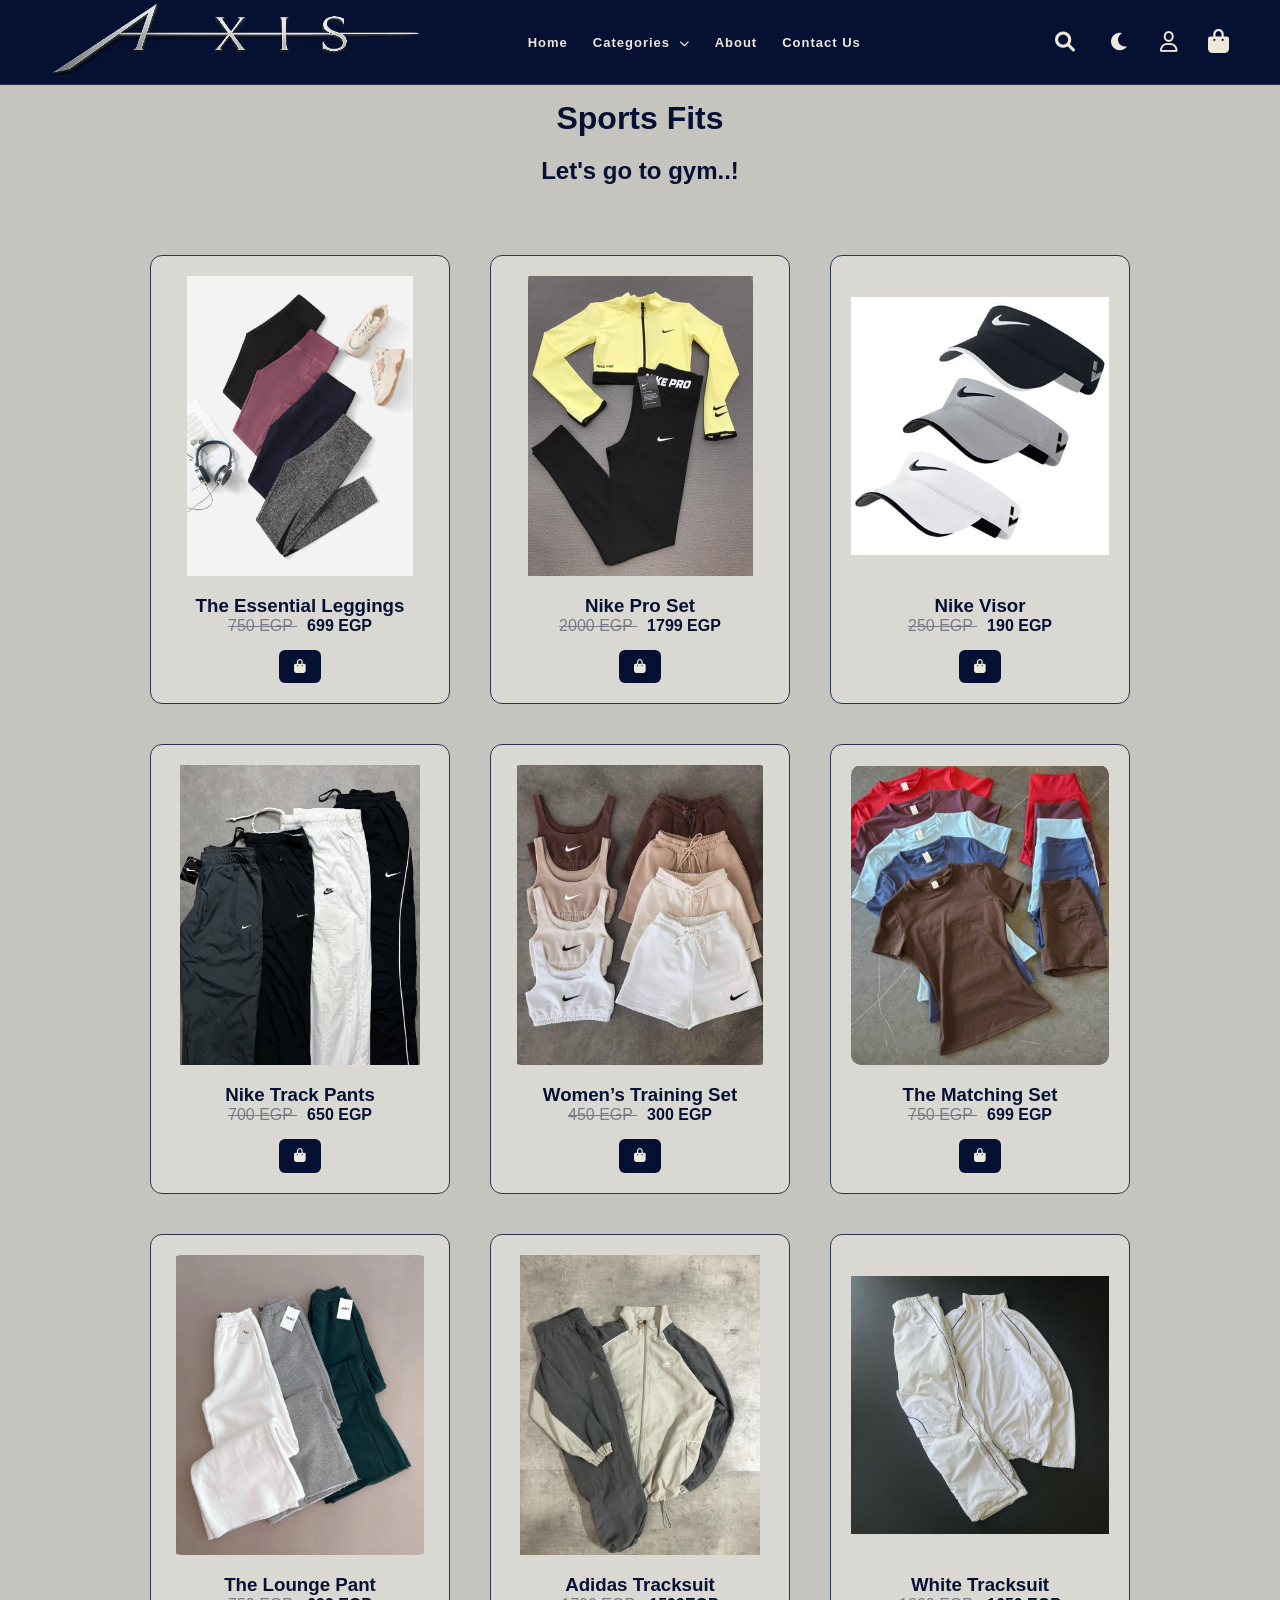
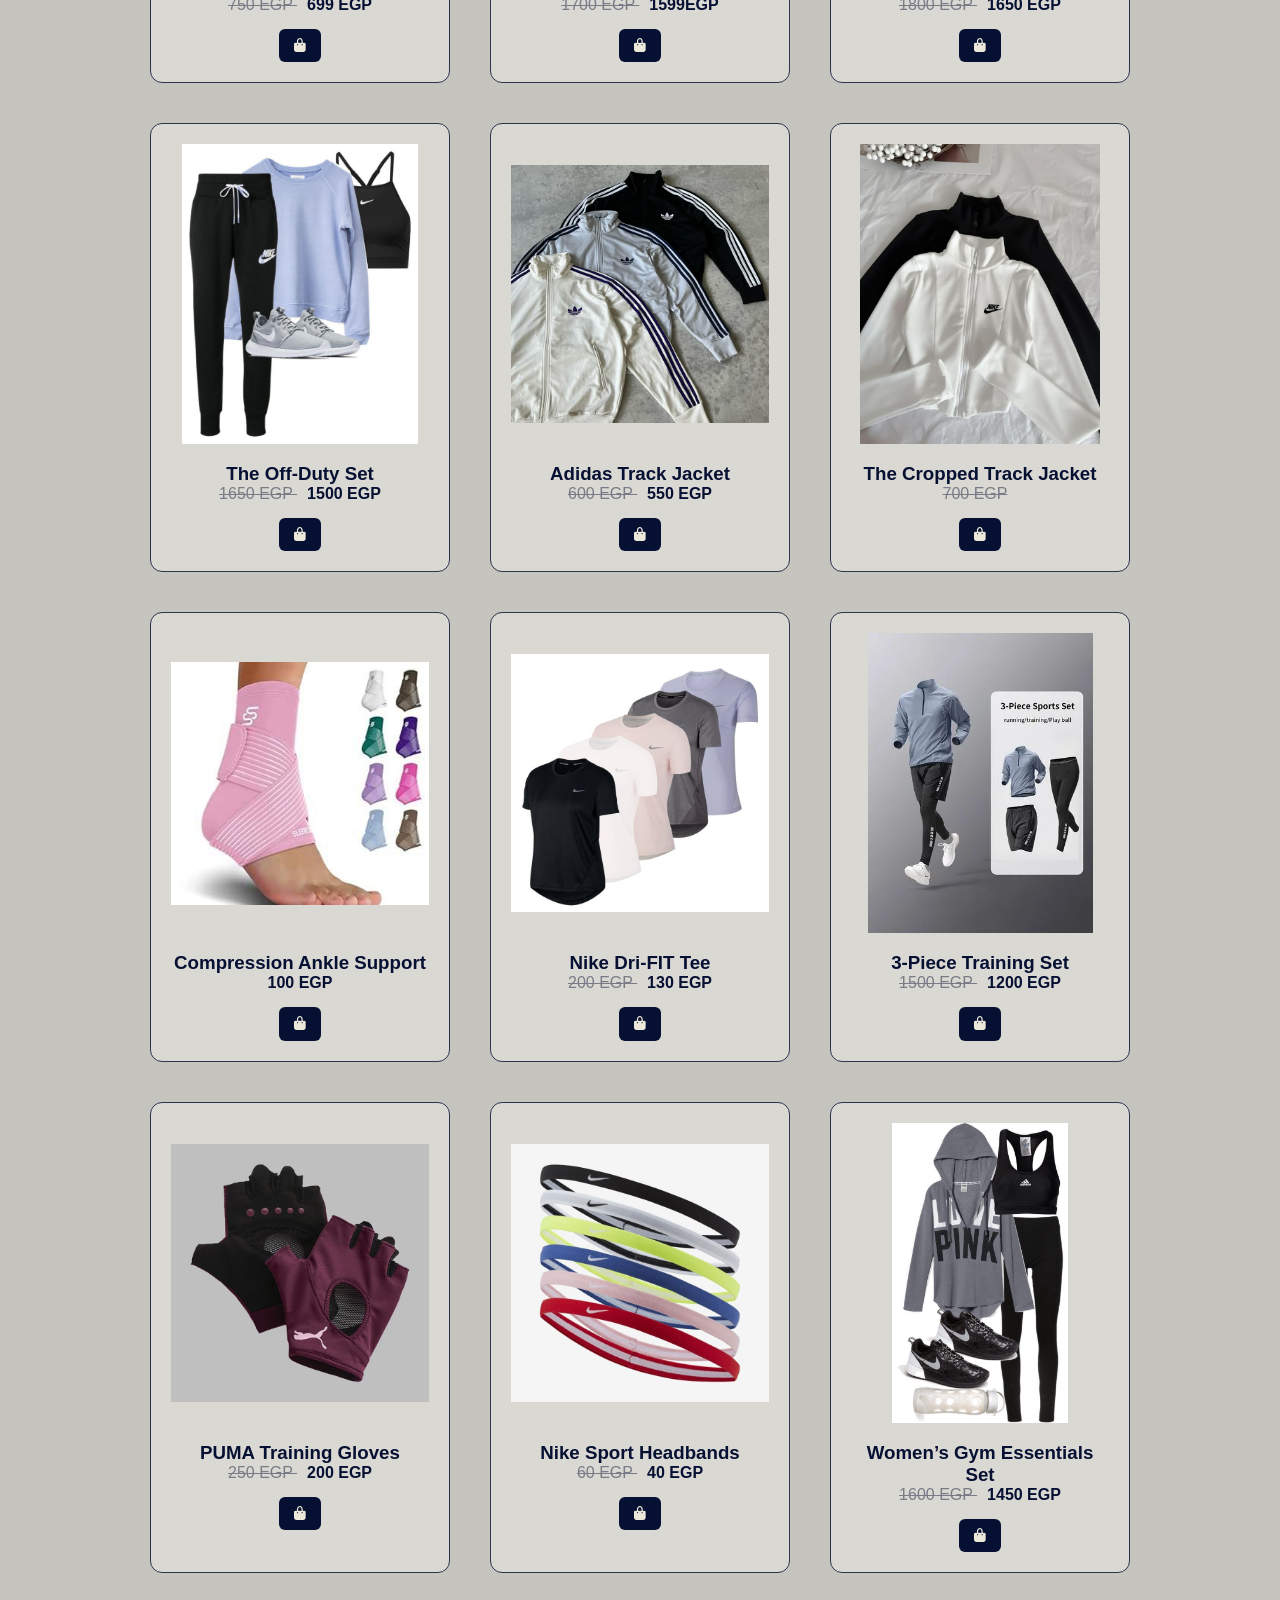
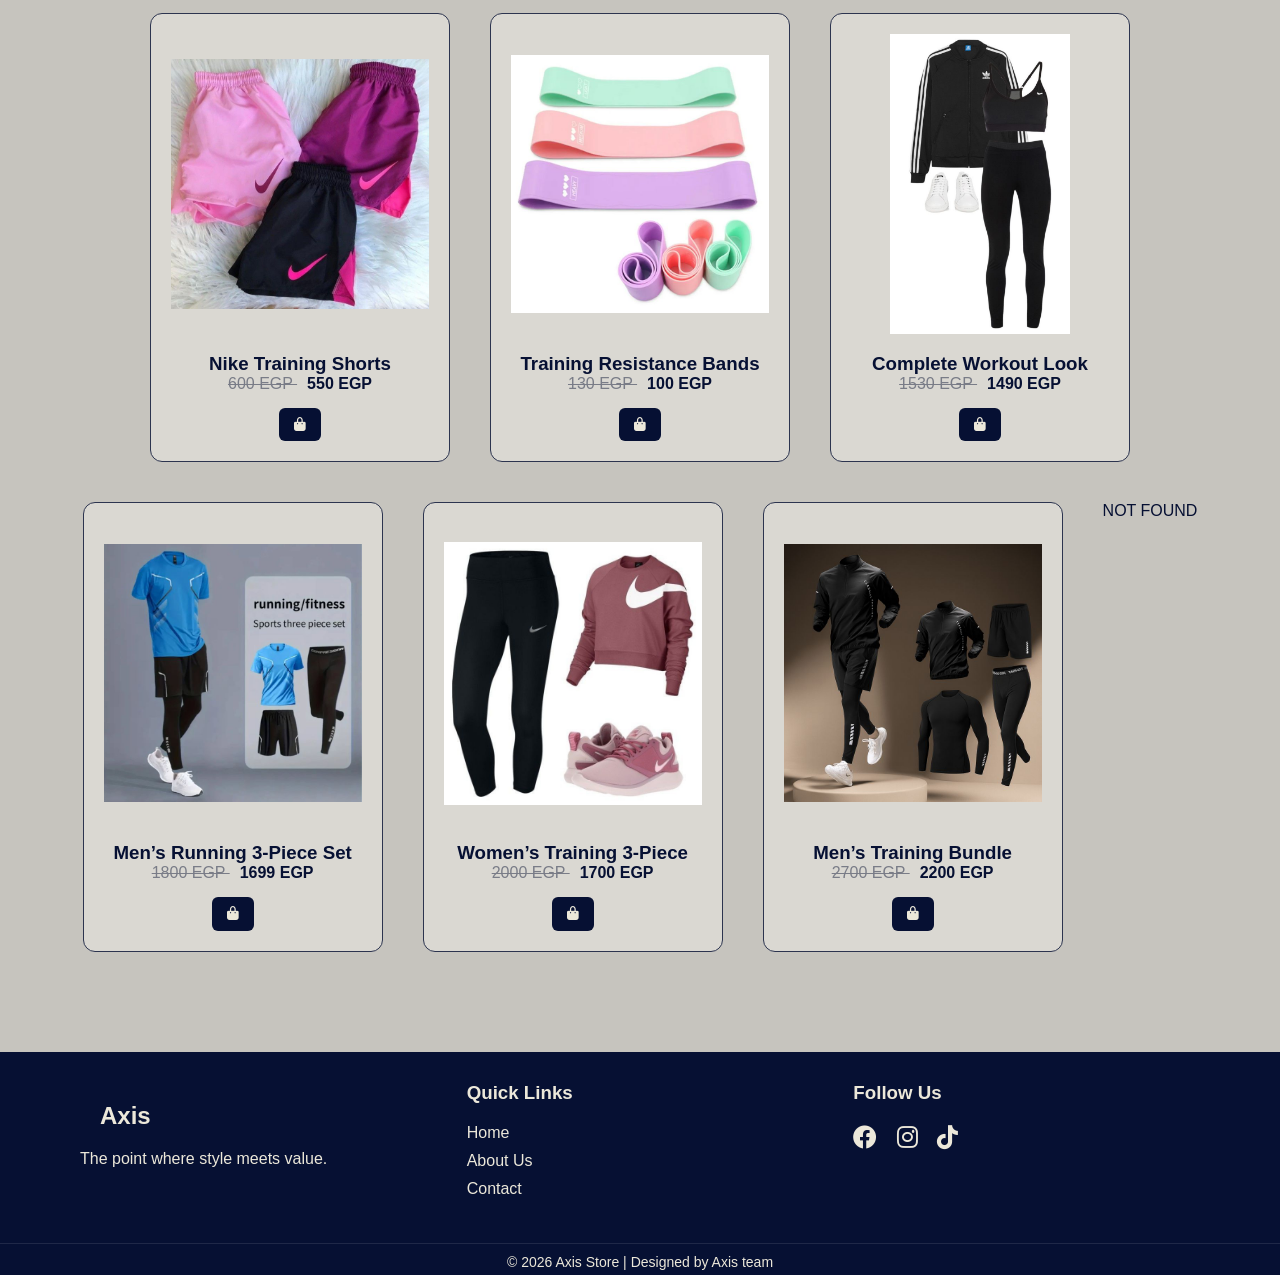
<file: sports.html>
<!DOCTYPE html>
<html>

<head>
    <meta charset="UTF-8">
    <meta name="viewport" content="width=device-width, initial-scale=1.0">
    <link rel="stylesheet" href="https://cdnjs.cloudflare.com/ajax/libs/font-awesome/6.0.0/css/all.min.css">
    <link rel="stylesheet" href="sports.css">
    <title>Sports Fits</title>
</head>


<body>
    <header>
        <nav>
            <div class="logo">
                <a href="index.html">
                    <img src="ChatGPT Image Apr 26, 2026, 09_50_21 PM.png" alt="Axis" width="50" height="50"
                        class="logo-photo">
                </a>
            </div>
            <ul>
                <li><a href="index.html">Home</a></li>
                <li class="dropdown">
                    <a href="javascript:void(0)" class="dropbtn">Categories <i class="fa-solid fa-chevron-down"></i></a>
                    <ul class="dropdown-content">
                        <li><a href="girls.html">Women's Wear</a></li>
                        <li><a href="men.html">Men's Wear</a></li>
                        <li><a href="sports.html">Sports Wear</a></li>
                        <li><a href="accessories.html">Accessories</a></li>
                        <li><a href="shoes.html">Shoes</a></li>
                        <li><a href="bags.html">Bags</a></li>
                        <li><a href="skin_care.html">Skin Care</a></li>
                    </ul>
                </li>
                <li><a href="about.html">About</a></li>
                <li><a href="contact.html">Contact Us</a></li>
            </ul>
          <div class="icons">
                <div class="search">
                    <a href="#">
                        <input type="text" placeholder="Search..." class="search-input">
                        <i class="fa-solid fa-magnifying-glass"></i>
                    </a>
                </div>

                <div class="theme-toggle" id="themetoggle">
                    <i class="fa-solid fa-moon" id="themeicon"></i>
                </div>
                <a href="sign_in.html">
                    <i class="fa-regular fa-user"></i>
                </a>
                <button id="logout-btn"  onclick="logout()">Logout</button>
                <a href="cart.html">
                    <div class="cart">
                    <i class="fa-solid fa-bag-shopping"></i>
                    <span id="cart-count">0</span>
                    </div>
                </a>
            </div>
        </nav>
    </header>

    <h1>Sports Fits</h1>
    <h2 class="toGym">Let's go to gym..!</h2>
    <style>
        h1,
        h2 {
            text-align: center;
            color: rgb(6, 16, 51);
            margin: 20px;
        }

        nav {
            text-align: center;
            color: rgb(6, 16, 51);
        }
    </style>
    <main>
        <section>
            <img class="imggg" src="spotrts photos/photo2.jpg" alt="">
            <h3>The Essential Leggings</h3>
            <p>High-rise. Soft-touch. Sculpting fit.</p>
            <p>Four timeless shades. One perfect feel.</p>
            <p>Made to move. Designed to stand out.</p>
            <span class="old">750 EGP </span>
            <span class="new">699 EGP </span>
            <button class="cart-btn" onclick="addToCart()">
                <i class="fa-solid fa-bag-shopping icon"></i>
                <span class="cart-text">add to cart</span>
            </button>
        </section>


        <section>
            <img class="imggg" src="spotrts photos/photo1.jpg" alt="">
            <h3>Nike Pro Set</h3>
            <p>Soft-touch,braethable fabric with stretch.</p>
            <p>Cropped silhouette. High-rise support.</p>
            <p>Made to move. Designed to stand out.</p>
            <span class="old">2000 EGP </span>
            <span class="new">1799 EGP </span>
            <button class="cart-btn" onclick="addToCart()">
                <i class="fa-solid fa-bag-shopping icon"></i>
                <span class="cart-text">add to cart</span>
            </button>
        </section>


        <section>
            <img class="imggg" src="spotrts photos/photo3.jpg" alt="">
            <h3>Nike Visor</h3>
            <p>Lightweight. Breathable. Adjustable fit.</p>
            <p>Sun protection without the weight.</p>
            <p>Three essential shades.</p>
            <span class="old">250 EGP </span>
            <span class="new">190 EGP </span>
            <button class="cart-btn" onclick="addToCart()">
                <i class="fa-solid fa-bag-shopping icon"></i>
                <span class="cart-text">add to cart</span>
            </button>
        </section>


        <section>
            <img class="imggg" src="spotrts photos/download (10).jpg" alt="">
            <h3>Nike Track Pants</h3>
            <p>Relaxed fit. Lightweight woven fabric.</p>
            <p>Elastic waistband. Side pockets.</p>
            <p>From training to street.</p>
            <span class="old">700 EGP </span>
            <span class="new">650 EGP </span>
            <button class="cart-btn" onclick="addToCart()">
                <i class="fa-solid fa-bag-shopping icon"></i>
                <span class="cart-text">add to cart</span>
            </button>
        </section>


        <section>
            <img class="imggg" src="spotrts photos/photo8.jpg" alt="">
            <h3>Women’s Training Set</h3>
            <p>Matching sports bra and shorts in neutral</p>
            <p>tones. Available colors: Brown, Beige,</p>
            <p> Off-White, White</p>
            <span class="old">450 EGP </span>
            <span class="new">300 EGP </span>
            <button class="cart-btn" onclick="addToCart()">
                <i class="fa-solid fa-bag-shopping icon"></i>
                <span class="cart-text">add to cart</span>
            </button>
        </section>


        <section>
            <img class="imggg" src="spotrts photos/download (14).jpg" alt="">
            <h3>The Matching Set</h3>
            <p>Fitted tee. High-rise leggings.</p>
            <p>Soft, stretch fabric. Second-skin feel.</p>
            <p>Five colors. One perfect fit.</p>
            <span class="old">750 EGP </span>
            <span class="new">699 EGP </span>
            <button class="cart-btn" onclick="addToCart()">
                <i class="fa-solid fa-bag-shopping icon"></i>
                <span class="cart-text">add to cart</span>
            </button>
        </section>


        <section>
            <img class="imggg" src="spotrts photos/download (15).jpg" alt="">
            <h3>The Lounge Pant</h3>
            <p>Soft fleece. Relaxed fit.</p>
            <p>Elastic waistband.</p>
            <p>Off-duty comfort. All-day style.</p>
            <p>White. Grey. Black.</p>
            <span class="old">750 EGP </span>
            <span class="new">699 EGP </span>
            <button class="cart-btn" onclick="addToCart()">
                <i class="fa-solid fa-bag-shopping icon"></i>
                <span class="cart-text">add to cart</span>
            </button>
        </section>


        <section>
            <img class="imggg" src="spotrts photos/download (17).jpg" alt="">
            <h3>Adidas Tracksuit</h3>
            <p>Lightweight woven fabric.</p>
            <p>Water-resistant finish.</p>
            <p>Full-zip jacket. Tapered pants.</p>
            <p>Classic contrast design.</p>
            <span class="old">1700 EGP </span>
            <span class="new">1599EGP </span>
            <button class="cart-btn" onclick="addToCart()">
                <i class="fa-solid fa-bag-shopping icon"></i>
                <span class="cart-text">add to cart</span>
            </button>
        </section>


        <section>
            <img class="imggg" src="spotrts photos/download (18).jpg" alt="">
            <h3>White Tracksuit</h3>
            <p>Clean contrast piping.</p>
            <p>Pure. Timeless. Water-resistant</p>
            <p>woven fabric with a soft, fluid drape.</p>
            <span class="old">1800 EGP </span>
            <span class="new">1650 EGP </span>
            <button class="cart-btn" onclick="addToCart()">
                <i class="fa-solid fa-bag-shopping icon"></i>
                <span class="cart-text">add to cart</span>
            </button>
        </section>


        <section>
            <img class="imggg" src="spotrts photos/download (28).jpg" alt="">
            <h3>The Off-Duty Set</h3>
            <p>Soft fleece crew. Tapered joggers</p>
            <p>Strappy sports bra.Comfort first.</p>
            <p>Sky Blue. Black.</p>
            <span class="old">1650 EGP </span>
            <span class="new">1500 EGP </span>
            <button class="cart-btn" onclick="addToCart()">
                <i class="fa-solid fa-bag-shopping icon"></i>
                <span class="cart-text">add to cart</span>
            </button>
        </section>


        <section>
            <img class="imggg" src="spotrts photos/download (20).jpg" alt="">
            <h3>Adidas Track Jacket</h3>
            <p>Classic Firebird silhouette.</p>
            <p>Iconic 3-Stripes.Soft tricot fabric.</p>
            <p>Full-zip closure.White. Grey. Black.</p>
            <span class="old">600 EGP </span>
            <span class="new">550 EGP </span>
            </br>
            <button class="cart-btn" onclick="addToCart()">
                <i class="fa-solid fa-bag-shopping icon"></i>
                <span class="cart-text">add to cart</span>
            </button>
        </section>


        <section>
            <img class="imggg" src="spotrts photos/download.jpg" alt="">
            <h3>The Cropped Track Jacket</h3>
            <p>Lightweight woven fabric with a clean.</p>
            <p>Minimal Swoosh. Ribbed cuffs and hem.</p>
            <p>Sport style. Street ready.</p>
            <span class="old">700 EGP </span>
            <button class="cart-btn" onclick="addToCart()">
                <i class="fa-solid fa-bag-shopping icon"></i>
                <span class="cart-text">add to cart</span>
            </button>
        </section>


        <section>
            <img class="imggg" src="spotrts photos/download (30).jpg" alt="">
            <h3>Compression Ankle Support</h3>
            <p>Adjustable strap. Breathable knit fabric.</p>
            <p>Lightweight stability. All-day comfort.</p>
            <p>8 colors available.</p>
            <span class="new">100 EGP </span>
            <button class="cart-btn" onclick="addToCart()">
                <i class="fa-solid fa-bag-shopping icon"></i>
                <span class="cart-text">add to cart</span>
            </button>
        </section>


        <section>
            <img class="imggg" src="spotrts photos/download (29).jpg" alt="">
            <h3>Nike Dri-FIT Tee</h3>
            <p>Lightweight. Sweat-wicking.</p>
            <p>Slim fit. Curved hem.</p>
            <p>Black. White. Grey. Blue.</p>
            <span class="old">200 EGP </span>
            <span class="new">130 EGP </span>
            <button class="cart-btn" onclick="addToCart()">
                <i class="fa-solid fa-bag-shopping icon"></i>
                <span class="cart-text">add to cart</span>
            </button>
        </section>


        <section>
            <img class="imggg" src="spotrts photos/download (5).jpg" alt="">
            <h3>3-Piece Training Set</h3>
            <p>Quarter-zip pullover. Training</p>
            <p>shorts. Compression tights.</p>
            <p>For running. For training.</p>
            <span class="old">1500 EGP </span>
            <span class="new">1200 EGP </span>
            <button class="cart-btn" onclick="addToCart()">
                <i class="fa-solid fa-bag-shopping icon"></i>
                <span class="cart-text">add to cart</span>
            </button>
        </section>


        <section>
            <img class="imggg" src="spotrts photos/Guantes Gym.jpg" alt="">
            <h3>PUMA Training Gloves</h3>
            <p>A refined essential for your workout. </p>
            <p>Lightweight design with a secure fit.</p>
            <p>Burgundy/Black</p>
            <span class="old">250 EGP </span>
            <span class="new">200 EGP </span>
            <button class="cart-btn" onclick="addToCart()">
                <i class="fa-solid fa-bag-shopping icon"></i>
                <span class="cart-text">add to cart</span>
            </button>
        </section>


        <section>
            <img class="imggg" src="spotrts photos/Nike head bands thin.jpg" alt="">
            <h3>Nike Sport Headbands</h3>
            <p>Designed to keep hair in place.</p>
            <p>Comfortable for all-day wear.</p>
            <p>Black, White, Blue, Pink, Red.</p>
            <span class="old">60 EGP </span>
            <span class="new">40 EGP </span>
            <button class="cart-btn" onclick="addToCart()">
                <i class="fa-solid fa-bag-shopping icon"></i>
                <span class="cart-text">add to cart</span>
            </button>
        </section>


        <section>
            <img class="imggg" src="spotrts photos/photo4.jpg" alt="">
            <h3>Women’s Gym Essentials Set</h3>
            <p>Four pieces. Full coverage.</p>
            <p>Features: Oversized hoodie, supportive </p>
            <p>bra, sculpting leggings,</p>
            <span class="old">1600 EGP </span>
            <span class="new">1450 EGP </span>
            <button class="cart-btn" onclick="addToCart()">
                <i class="fa-solid fa-bag-shopping icon"></i>
                <span class="cart-text">add to cart</span>
            </button>
        </section>


        <section>
            <img class="imggg" src="spotrts photos/download (31).jpg" alt="">
            <h3>Nike Training Shorts</h3>
            <p>Lightweight. Breathable.</p>
            <p>Elastic waistband.</p>
            <p>Made to move. Built to last.</p>
            <span class="old">600 EGP </span>
            <span class="new">550 EGP </span>
            <button class="cart-btn" onclick="addToCart()">
                <i class="fa-solid fa-bag-shopping icon"></i>
                <span class="cart-text">add to cart</span>
            </button>
        </section>


        <section>
            <img class="imggg" src="spotrts photos/photo5.jpg" alt="">
            <h3>Training Resistance Bands</h3>
            <p>Fabric Resistance</p>
            <p>Upgrade your training with these bands.</p>
            <p>Colors: Mint, Blush, Lavender</p>
            <span class="old">130 EGP </span>
            <span class="new">100 EGP </span>
            <button class="cart-btn" onclick="addToCart()">
                <i class="fa-solid fa-bag-shopping icon"></i>
                <span class="cart-text">add to cart</span>
            </button>
        </section>


        <section>
            <img class="imggg" src="spotrts photos/photo6.jpg" alt="">
            <h3>Complete Workout Look</h3>
            <p>Track Jacket + Sports Bra + Leggings.</p>
            <p>A curated mix of sportswear essentials.</p>
            <p>Clean design for gym to street.</p>
            <span class="old">1530 EGP </span>
            <span class="new">1490 EGP </span>
            <button class="cart-btn" onclick="addToCart()">
                <i class="fa-solid fa-bag-shopping icon"></i>
                <span class="cart-text">add to cart</span>
            </button>
        </section>


        <section>
            <img class="imggg" src="spotrts photos/Gym .jpg" alt="">
            <h3>Men’s Running 3-Piece Set</h3>
            <p>Complete your look with this set.</p>
            <p>Includes a short-sleeve top,</p>
            <p>shorts, and compression tights</p>
            <span class="old">1800 EGP </span>
            <span class="new">1699 EGP </span>
            <button class="cart-btn" onclick="addToCart()">
                <i class="fa-solid fa-bag-shopping icon"></i>
                <span class="cart-text">add to cart</span>
            </button>
        </section>

        <section>
            <img class="imggg" src="spotrts photos/Sporty.jpg" alt="">
            <h3>Women’s Training 3-Piece</h3>
            <p>Effortless style for your workout.</p>
            <p> Designed for everyday training</p>
            <p>A refined essential for your gym.</p>
            <span class="old">2000 EGP </span>
            <span class="new">1700 EGP </span>
            <button class="cart-btn" onclick="addToCart()">
                <i class="fa-solid fa-bag-shopping icon"></i>
                <span class="cart-text">add to cart</span>
            </button>
        </section>


        <section>
            <img class="imggg" src="spotrts photos/photo7.jpg" alt="">
            <h3>Men’s Training Bundle</h3>
            <p>Four layers. Total performance.</p>
            <p>Breathable, and built to perform</p>
            <p>Designed for layering.</p>
            <span class="old">2700 EGP </span>
            <span class="new">2200 EGP </span>
            <button class="cart-btn" onclick="addToCart()">
                <i class="fa-solid fa-bag-shopping icon"></i>
                <span class="cart-text">add to cart</span>
            </button>
        </section>
        <div class ="noResult"> 
        NOT FOUND
    </div>
    </main>
    <script src="main.js"></script>
    <script src="sports_script.js"></script>
</body>
 
<footer class="main-footer">
    <div class="footer-container">
        <div class="footer-section about">
            <h2 class="logo-text">Axis</h2>
            <p>The point where style meets value.</p>
        </div>

        <div class="footer-section links">
            <h3>Quick Links</h3>
            <ul>
                <li><a href="index.html">Home</a></li>
                <li><a href="about.html">About Us</a></li>
                <li><a href="contact.html">Contact</a></li>
            </ul>
        </div>

        <div class="footer-section social">
            <h3>Follow Us</h3>
            <div class="social-icons">
                <a href="#"><i class="fab fa-facebook"></i></a>
                <a href="#"><i class="fab fa-instagram"></i></a>
                <a href="#"><i class="fab fa-tiktok"></i></a>
            </div>
        </div>
    </div>

    <div class="footer-bottom">
        <p>&copy; 2026 Axis Store | Designed by Axis team</p>
    </div>
</footer>
</footer>
</html>
</file>
<file: style.css>
* {
    margin: 0;
    padding: 0;
    box-sizing: border-box;
    font-family: Arial, sans-serif;

}

:root {
    --primary-navy: #061033;
    --light-beige: #ECE8DA;
    --secondary-gray: #666;
    --accent-blue: #2C344F;
    --nav-bg: var(--primary-navy);
    --nav-text: var(--light-beige);
    --nav-hover: var(--secondary-gray);
    --bg-main: #C6C4BE;
    --text-navy: #061033;
    --nav-border: #2C344F;
    --footer-bg: #061033;
    --footer-text: #ECE8DA;
    --btn-bg: #061033;
    --btn-text: #ECE8DA;
}

body {
    background-color: var(--bg-main) !important;
    color: var(--text-navy);
    min-height: 100vh;
    margin: 0;
    padding-top: 80px;
}

.hero,
.categories {
    background-color: transparent;
}

.logo-photo {
    height: 80px;
    width: auto;
    display: block;
    margin: 0 auto;
    transition: transform 0.3s;
}

.logo-photo:hover {
    transform: scale(1.1);
}

.logo {
    display: flex;
    align-items: center;
    flex: 1;
    justify-content: flex-start;
}

nav {
    display: flex;
    justify-content: space-between;
    align-items: center;
    background-color: var(--nav-bg);
    color: var(--nav-text) !important;
    transition: 0.3s;
    border-bottom: 1px solid var(--accent-blue);
    position: fixed;
    left: 0;
    width: 100%;
    top: 0;
    z-index: 1000;
    padding: 2px 4%;
    min-height: 60px;
}

nav ul {
    list-style: none;
    display: flex;
    flex: 2;
    gap: 25px;
    align-items: center;
    justify-content: center;
    padding: 0;
    margin: 0;
}

nav ul li a {
    text-decoration: none;
    color: var(--nav-text);
    font-size: 13px;
    transition: color 0.3s;
    font-weight: 600;
    letter-spacing: 1px;
    line-height: 1;
}

nav ul li a:hover {
    color: var(--nav-hover);
}

.dropdown {
    position: relative;
    display: inline-block;
}

.dropdown-content {
    display: none;
    position: absolute;
    top: 100%;
    left: 50%;
    transform: translateX(-50%);
    background-color: var(--bg-main);
    min-width: 180px;
    box-shadow: 0 8px 16px rgba(0, 0, 0, 0.15);
    z-index: 10000;
    padding: 10px 0;
    border-radius: 4px;
    border-top: 2px solid var(--accent-blue);
}

.dropdown-content li {
    width: 100%;
}

.dropdown:hover .dropdown-content {
    display: block;
    animation: fadeInUp 0.3s ease;
}

.dropdown-content li a {
    color: var(--primary-navy);
    padding: 10px 20px;
    text-decoration: none;
    display: block;
    font-size: 14px;
    transition: 0.3s;
    text-align: center;
}

.dropdown-content li a:hover {
    background-color: rgba(6, 16, 51, 0.05);
    color: var(--primary-navy);
}

.dropdown a i {
    display: inline-block;
    transition: transform 0.3s ease;
    margin-left: 5px;
    font-size: 10px;
}

.dropdown:hover i {
    transform: rotate(180deg);
    transition: 0.3s;
}

.icons {
    display: flex;
    align-items: center;
    justify-content: flex-end;
    flex: 1;
    position: relative;
    gap: 15px;
}

.icons a {
    text-decoration: none;
    color: var(--nav-text);
    font-size: 20px;
    margin-left: 15px;
    transition: 0.3s;
}

.icons a:hover {
    color: #666;
}

.search {
    position: relative;
    display: flex;
    align-items: center;
}

.search-input {
    position: absolute;
    right: 30px;
    top: 50%;
    transform: translateY(-50%);
    opacity: 0;
    visibility: hidden;
    width: 0;
    transition: all 0.4s ease;
    padding: 5px 10px;
    border: 1px solid #000;
    border-radius: 20px;
}

.search:hover .search-input {
    opacity: 1;
    visibility: visible;
    width: 180px;
}

.icons input:focus {
    display: block;
    outline: none;
    border-color: #000;
}

.theme-toggle {
    display: flex;
    align-items: center;
    cursor: pointer;
    gap: 15px;
    position: relative;
    margin-left: 20px;
}

.theme-toggle i {
    color: var(--nav-text);
    font-size: 20px;
    transition: all 0.3s ease;
    transition: transform 0.5s cubic-bezier(0.175, 0.885, 0.32, 1.275), color 0.3s ease;

}

.theme-toggle i:hover {
    color: #666;
    transform: scale(1.2) rotate(15deg);
}

body.dark-mode {
    --primary-navy: #061033;
    --nav-bg: #C6C4BE;
    --nav-text: #061033;
    --bg-main: #061033;
    --text-navy: #ECE8DA;
    --card-bg: #1b2440;
    --card-border: #3b4a6b;
    --card-text: #ECE8DA;
    --btn-bg: #ECE8DA;
    --btn-text: #061033;
    --price-new: #ffffff;
    --footer-bg: #C6C4BE;
    --footer-text: #061033;
    --cart-btn-bg: #061033;
    --cart-btn-icon: #ECE8DA;
}

body.dark-mode .dropdown-content a {
    color: #ECE8DA;
}

body.dark-mode .theme-toggle i {
    transform: rotate(360deg) scale(1.2);
}

.cart {
    position: relative;
    display: inline-block;
    cursor: pointer;
}

.cart i {
    font-size: 24px;
    color: var(--nav-text);
}

#cart-count {
    position: absolute;
    top: -8px;
    right: -10px;
    background-color: var(--light-beige);
    color: var(--primary-navy);
    font-size: 11px;
    font-weight: bold;
    width: 18px;
    height: 18px;
    border-radius: 50%;
    display: flex;
    align-items: center;
    justify-content: center;
    border: 2px solid #0d1223;
}


.hero {
    display: flex;
    align-items: center;
    justify-content: space-between;
    padding: 0 5%;
    min-height: 80vh;
    overflow: hidden;
    padding-top: 20px;
}

.home-image {
    width: 120%;
    height: auto;
    margin: 0 auto;
    object-fit: contain;
    display: block;
    max-width: 900px;
    flex: 2;
}

.hero-text {
    color: var(--text-navy);
    display: flex;
    flex-direction: column;
    flex: 1;
    text-align: left;
}

.hero-text h1 {
    font-weight: 700;
    line-height: 1.1;
    font-size: 4rem;
    white-space: nowrap;
    margin-bottom: 10px;
}

.hero-text h3 {
    font-size: 1.2rem;
    line-height: 1.6;
    margin: 10px;
    margin-bottom: 35px;
    opacity: 0.8;
}

.right-side {
    flex: 1;
    display: flex;
    flex-direction: column !important;
    align-items: center;
    gap: 20px;
}

.cta-btn {
    z-index: 11;
    background-color: var(--btn-bg);
    color: var(--btn-text);
    border: 2px solid var(--btn-bg);
    text-decoration: none;
    font-size: 1rem;
    font-weight: 600;
    text-transform: uppercase;
    letter-spacing: 1px;
    transition: all 0.3s ease;
    padding: 12px 35px;
    display: inline-block;
    cursor: pointer;
}

.hero-actions {
    display: flex;
    height: auto;
    width: auto;
    padding: 0;
    margin-top: 25px;
    ;
    z-index: 10;
}

.cta-btn:hover {
    background-color: transparent !important;
    transform: translateY(-5px);
    transition: all 0.3s ease;
    color: var(--btn-bg);
    border-color: var(--btn-bg);
    transform: translateY(-5px);
}


.categories {
    padding: 80px 5%;
    text-align: center;
    padding-top: 30px;
}

.section-title {
    font-size: 1.5rem;
    color: var(--text-navy);
    margin-bottom: 40px;
    text-transform: uppercase;
    letter-spacing: 2px;
}

.category-grid {
    grid-template-columns: repeat(auto-fit, minmax(300px, 1fr));
    display: flex;
    flex-wrap: nowrap;
    justify-content: center;
    gap: 10px;
    padding: 0 10px;
    overflow-x: hidden;
}

.category-card {
    position: relative;
    overflow: hidden;
    display: block;
    border-radius: 8px;
    flex: 1 1 14%;
    min-width: 130px;
    height: auto;
    aspect-ratio: 1 / 1;
    overflow: hidden;
    position: relative;
    border-radius: 8px;
}

.category-card img {
    width: 100%;
    height: 100%;
    object-fit: cover;
    transition: transform 0.5s ease;
}

.category-info {
    position: absolute;
    bottom: 0;
    left: 0;
    width: 100%;
    padding: 20px;
    background: rgba(26, 37, 54, 0.7);
    color: white;
}

.category-info span {
    font-size: 1.5rem;
    font-weight: 600;
}

.category-card:hover img {
    transform: scale(1.1);
}





@keyframes slideIn {
    0% {
        transform: translateX(-100px);
        opacity: 0;
    }

    100% {
        transform: translateX(0);
        opacity: 1;
    }
}


.hero-text {
    animation: slideIn 3s ease-out;
}


@keyframes float {

    0%,
    100% {
        transform: translateY(0);
    }

    50% {
        transform: translateY(-30px);
    }
}

.right-side {
    animation: float 3s ease-in-out infinite;
}

.main-footer {
    background-color: var(--footer-bg);
    color: var(--footer-text);
    padding: 40px 0 20px;
    margin-top: 50px;
}

.footer-container {
    display: flex;
    justify-content: space-around;
    align-items: flex-start;
    flex-wrap: wrap;
    max-width: 1200px;
    margin: 0 auto;
    padding: 0 20px;
}

.footer-section {
    flex: 1;
    margin: 10px;
    min-width: 200px;
    display: flex;
    flex-direction: column;
    align-items: flex-start;
    text-align: left;
}

.footer-section h3 {
    color: var(--footer-text) !important;
    font-size: 18px;
    margin-bottom: 20px;
    font-weight: bold;
}

.footer-section p {
    color: var(--footer-text);
    font-size: 15px;
    line-height: 1.6;
}

.footer-section ul {
    list-style: none;
    padding: 0;
    margin: 0;
    display: flex;
    flex-direction: column;
    align-items: flex-start;
}

.footer-section ul li {
    margin-bottom: 10px;
}

.footer-section a {
    color: var(--footer-text) !important;
    text-decoration: none;
    font-size: 15px;
    transition: 0.3s;
}

.footer-section a:hover {

    padding-left: 5px;
}

.social-icons {
    display: flex;
    gap: 15px;
    margin-top: 5px;
}

.social-icons a {
    color: var(--footer-text);
    font-size: 22px;
}

.footer-bottom {
    text-align: center;
    max-width: 1200px;
    margin: 20px auto 0;
    padding: 20px 20px 0;
    border-top: 1px solid rgba(255, 255, 255, 0.1);
    font-size: 13px;
    color: var(--footer-text);
}

#logout-btn {
    background-color: var(--btn-bg);
    color: var(--bg-main);
    border: none;
    padding: 8px 15px;
    cursor: pointer;
    font-weight: bold;
    transition: 0.3s;

}

#logout-btn:hover {
    color: #666;
}

.dark-mode #logout-btn {
    background-color: var(--nav-bg);
    color: var(--cart-btn-bg);

}

.dark-mode #logout-btn:hover {
    transition: 0.3s;
    color: #666;
}

.search-results {
    margin-top: 10px;
    margin-bottom: 20px;
    padding: 20px;
}


.hide {
    display: none !important;
}

.category-card:not(.hide) {
    max-width: 400px;
    margin: 20px auto;
    transition: transform 0.3s ease;
}

.category-card:not(.hide):hover {
    transform: scale(1.05);
}


.category-card img {
    width: 100%;
    height: auto;
    object-fit: cover;
    border-radius: 10px;
}

@keyframes slideIn {
    0% {
        transform: translateX(-100px);
        opacity: 0;
    }

    100% {
        transform: translateX(0);
        opacity: 1;
    }
}


.hero-text {
    animation: slideIn 3s ease-out;
}


@keyframes float {

    0%,
    100% {
        transform: translateY(0);
    }

    50% {
        transform: translateY(-30px);
    }
}

.right-side {
    animation: float 3s ease-in-out infinite;
}

.main-footer {
    background-color: var(--footer-bg);
    color: var(--footer-text);
    padding: 40px 0 20px;
    margin-top: 50px;
}

.footer-container {
    display: flex;
    justify-content: space-around;
    align-items: flex-start;
    flex-wrap: wrap;
    max-width: 1200px;
    margin: 0 auto;
    padding: 0 20px;
}

.footer-section {
    flex: 1;
    margin: 10px;
    min-width: 200px;
    display: flex;
    flex-direction: column;
    align-items: flex-start;
    text-align: left;
}

.footer-section h3 {
    color: var(--footer-text) !important;
    font-size: 18px;
    margin-bottom: 20px;
    font-weight: bold;
}

.footer-section p {
    color: var(--footer-text);
    font-size: 15px;
    line-height: 1.6;
}

.footer-section ul {
    list-style: none;
    padding: 0;
    margin: 0;
    display: flex;
    flex-direction: column;
    align-items: flex-start;
}

.footer-section ul li {
    margin-bottom: 10px;
}

.footer-section a {
    color: var(--footer-text) !important;
    text-decoration: none;
    font-size: 15px;
    transition: 0.3s;
}

.footer-section a:hover {

    padding-left: 5px;
}

.social-icons {
    display: flex;
    gap: 15px;
    margin-top: 5px;
}

.social-icons a {
    color: var(--footer-text);
    font-size: 22px;
}

.footer-bottom {
    text-align: center;
    max-width: 1200px;
    margin: 20px auto 0;
    padding: 20px 20px 0;
    border-top: 1px solid rgba(255, 255, 255, 0.1);
    font-size: 13px;
    color: var(--footer-text);
}

#logout-btn {
    background-color: var(--btn-bg);
    color: var(--bg-main);
    border: none;
    padding: 8px 15px;
    cursor: pointer;
    font-weight: bold;
    transition: 0.3s;

}

#logout-btn:hover {
    color: #666;
}

.dark-mode #logout-btn {
    background-color: var(--nav-bg);
    color: var(--cart-btn-bg);

}

.dark-mode #logout-btn:hover {
    transition: 0.3s;
    color: #666;
}

.search-results {
    margin-top: 10px;
    margin-bottom: 20px;
    padding: 20px;
}


.hide {
    display: none !important;
}

.category-card:not(.hide) {
    max-width: 400px;
    margin: 20px auto;
    transition: transform 0.3s ease;
}

.category-card:not(.hide):hover {
    transform: scale(1.05);
}


.category-card img {
    width: 100%;
    height: auto;
    object-fit: cover;
    border-radius: 10px;
}

@media (max-width: 768px) {
    body {
        padding-top: 160px !important;
    }

    nav {
        flex-direction: column;
        gap: 10px;
        padding: 12px 4%;
        min-height: auto;
    }

    nav .logo {
        justify-content: center;
        width: 100%;
        order: 1;
    }

    .logo-photo {
        height: 45px;
    }

    nav ul {
        width: 100%;
        justify-content: center;
        gap: 12px;
        order: 2;
        flex-direction: row;
        flex-wrap: wrap;
    }

    nav ul li a {
        font-size: 12px;
    }

    .dropdown-content {
        position: absolute;
        left: 50%;
        transform: translateX(-50%);
        top: 100%;
    }

    nav .icons {
        width: 100%;
        justify-content: center;
        align-items: center;
        gap: 15px;
        order: 3;
        margin-top: 2px;
    }

    .icons a {
        margin-left: 0;
    }

    #logout-btn {
        margin-left: 0;
        padding: 6px 12px;
        font-size: 12px;
    }

    .theme-toggle {
        margin-left: 0;
    }

    .search:hover .search-input {
        width: 120px;
    }

    .hero {
        flex-direction: column;
        text-align: center;
        padding-top: 30px;
        min-height: auto;
        gap: 30px;
    }

    .hero-text {
        text-align: center;
    }

    .hero-text h1 {
        font-size: 2.2rem;
        white-space: normal;
    }

    .hero-text h3 {
        font-size: 1rem;
        margin-bottom: 20px;
    }

    .home-image {
        width: 90%;
        max-width: 350px;
    }

    .category-grid {
        display: grid;
        grid-template-columns: repeat(auto-fit, minmax(150px, 1fr));
        flex-wrap: wrap;
        gap: 15px;
        padding: 0 15px;
    }

    .category-card {
        flex: none;
        width: 100%;
        max-width: 100%;
        margin: 0;
        aspect-ratio: 1 / 1;
    }

    .category-card img {
        width: 100%;
        height: 100%;
        object-fit: cover;
    }

    .category-info {
        padding: 10px;
    }

    .category-info span {
        font-size: 1.1rem;
    }

    .cart-item {
        flex-direction: row;
        align-items: center;
        padding: 12px;
        gap: 15px;
    }

    .cart-item-img {
        width: 75px;
        height: 75px;
    }

    .footer-container {
        flex-direction: column;
        align-items: center;
        text-align: center;
    }

    .footer-section {
        margin: 15px 0;
        width: 100%;
        display: flex;
        flex-direction: column;
        align-items: center;
    }

    .social-icons {
        justify-content: center;
    }
}
</file>
<file: about.css>
* {
     margin: 0;
     padding: 0;
     box-sizing: border-box;
     font-family: Arial, sans-serif;
 }

 :root {
     --primary-navy: #061033;
     --light-beige: #ECE8DA;
     --secondary-gray: #666;
     --accent-blue: #2C344F;
     --nav-bg: #061033;
     --nav-text: #ECE8DA;
     --nav-hover: var(--secondary-gray);
     --bg-main: #C6C4BE;
     --text-navy: #061033;
     --nav-border: #2C344F;
     --card-bg: #dad8d2;
     --card-text: #061033;
     --cart-btn-bg: #061033;
     --cart-btn-icon: #ECE8DA;
     --price-new: #061033;
     --footer-bg: #061033;
     --footer-text: #ECE8DA;
 }



 body {
     background-color: var(--bg-main);
     color: var(--text-navy);
     min-height: 100vh;
     margin: 0;
     padding-top: 80px;
 }

 .logo-photo {
     height: 80px;
     width: auto;
     display: block;
     margin: 0 auto;
     transition: transform 0.3s;
 }

 .logo-photo:hover {
     transform: scale(1.1);
 }

 .logo {
     display: flex;
     align-items: center;
     flex: 1;
     justify-content: flex-start;
 }

 nav {
     display: flex;
     justify-content: space-between;
     align-items: center;
     background-color: var(--nav-bg);
     color: var(--nav-text) !important;
     border-bottom: 1px solid var(--accent-blue);
     position: fixed;
     left: 0;
     width: 100%;
     top: 0;
     z-index: 1000;
     padding: 2px 4%;
     min-height: 60px;
 }

 nav ul {
     list-style: none;
     display: flex;
     flex: 2;
     gap: 25px;
     align-items: center;
     justify-content: center;
 }

 nav ul li a {
     text-decoration: none;
     color: var(--nav-text);
     font-size: 13px;
     transition: color 0.3s;
     font-weight: 600;
     letter-spacing: 1px;
 }

 nav ul li a:hover {
     color: var(--nav-hover);
 }


 .dropdown {
     position: relative;
     display: inline-block;
 }

 .dropdown-content {
     display: none;
     position: absolute;
     top: 100%;
     left: 50%;
     transform: translateX(-50%);
     background-color: var(--bg-main);
     min-width: 180px;
     box-shadow: 0 8px 16px rgba(0, 0, 0, 0.15);
     z-index: 10000;
     padding: 10px 0;
     border-radius: 4px;
     border-top: 2px solid var(--accent-blue);
 }

 .dropdown:hover .dropdown-content {
     display: block;
 }

 .dropdown-content li a {
     color: var(--primary-navy);
     padding: 10px 20px;
     display: block;
     font-size: 14px;
     text-align: center;
 }

 .dropdown:hover i {
     transform: rotate(180deg);
     transition: 0.3s;
 }


 .icons {
     display: flex;
     align-items: center;
     justify-content: flex-end;
     flex: 1;
     gap: 15px;
 }

 .icons a {
     color: var(--nav-text);
     font-size: 20px;
     transition: 0.3s;
     margin-left: 15px;
 }

 .icons a:hover {
     color: #666;
 }


 .video-wrapper {
     width: 400px;
     height: 400px;
     margin: 30px auto;
     border-radius: 20px;
     overflow: hidden;
     box-shadow: 0 12px 25px rgba(6, 16, 51, 0.2);
     border: 2px solid var(--primary-navy);
 }

 .video-wrapper video {
     width: 100%;
     height: 100%;
     object-fit: cover;
     display: block;
 }

 .theme-toggle {
     display: flex;
     align-items: center;
     cursor: pointer;
     gap: 15px;
     position: relative;
     margin-left: 20px;
 }

 .theme-toggle i {
     color: var(--nav-text);
     font-size: 20px;
     transition: all 0.3s ease;
     transition: transform 0.5s cubic-bezier(0.175, 0.885, 0.32, 1.275), color 0.3s ease;

 }

 .theme-toggle i:hover {
     color: #666;
     transform: scale(1.2) rotate(15deg);
 }

 body.dark-mode {
     --nav-bg: #C6C4BE;
     --nav-text: #061033;
     --bg-main: #061033;
     --text-navy: #ECE8DA;
     --card-bg: #1b2440;
     --card-border: #3b4a6b;
     --card-text: #ECE8DA;
     --btn-bg: #ECE8DA;
     --btn-text: #061033;
     --price-new: #ffffff;
     --footer-bg: #C6C4BE;
     --footer-text: #061033;
     --cart-btn-bg: #061033;
     --cart-btn-icon: #ECE8DA;
 }

 body.dark-mode .dropdown-content a {
     color: #ECE8DA;
 }

 body.dark-mode .theme-toggle i {
     transform: rotate(360deg) scale(1.2);
 }

 .cart {
     position: relative;
     display: inline-block;
     cursor: pointer;
 }

 .cart i {
     font-size: 24px;
     color: var(--nav-text);
 }

 #cart-count {
     position: absolute;
     top: -8px;
     right: -10px;
     background-color: var(--light-beige);
     color: var(--primary-navy);
     font-size: 11px;
     font-weight: bold;
     width: 18px;
     height: 18px;
     border-radius: 50%;
     display: flex;
     align-items: center;
     justify-content: center;
     border: 2px solid #0d1223;
 }

 .about-section {
     padding: 40px 20px;
     text-align: center;
 }

 .about-container {
     max-width: 800px;
     margin: 0 auto;
     background: var(--card-bg);
     padding: 40px;
     border-radius: 20px;
     box-shadow: 0 10px 30px rgba(0, 0, 0, 0.1);

 }

 .about-container h1 {
     color: var(--card-text);
     margin-bottom: 20px;
 }

 .about-container p {
     color: var(--card-text);
     line-height: 1.8;
 }

 .features {
     display: flex;
     justify-content: space-around;
     margin-top: 40px;
     gap: 20px;
     flex-wrap: wrap;
 }

 .feature-box {
     flex: 1;
     min-width: 200px;
     background: white;
     padding: 20px;
     border-radius: 15px;
     border: 1px solid var(--nav-border);
     transition: 0.3s;
 }

 .feature-box h3 {
     color: #061033;
 }

 .feature-box p {
     color: #061033;
 }

 .back-btn {
     display: inline-block;
     margin-top: 30px;
     padding: 12px 35px;
     background-color: var(--primary-navy);
     color: var(--light-beige);
     text-decoration: none;
     border-radius: 25px;
     font-weight: bold;
     transition: 0.3s;
 }

 .back-btn:hover {
     background-color: var(--accent-blue);
     transform: scale(1.05);
 }

 video::-webkit-media-controls {
     display: none !important;
 }

 .main-footer {
     background-color: var(--footer-bg);
     color: var(--footer-text);
     padding: 10px 0 5px;
     margin-top: 50px;
     transition: background-color 0.3s ease, color 0.4s ease;
 }

 .footer-container {
     display: flex;
     justify-content: space-around;
     flex-wrap: wrap;
     max-width: 1200px;
     margin: 0 auto;
     padding: 0 20px;
 }

 .footer-section {
     flex: 1;
     margin: 20px;
     min-width: 200px;
 }

 .footer-section h3 {
     margin-bottom: 20px;
     color: var(--footer-text) !important;
     border-bottom: none;
     display: inline-block;
 }

 .footer-section ul {
     list-style: none;
     padding: 0;
 }

 .footer-section ul li {
     margin-bottom: 10px;
 }

 .footer-section a {
     color: var(--footer-text);
     text-decoration: none;
     transition: 0.3s;
 }

 .footer-section a:hover {

     padding-left: 5px;
 }

 .social-icons a {
     font-size: 24px;
     margin-right: 15px;
 }

 .footer-bottom {
     text-align: center;
     margin-top: 15px;
     padding-top: 10px;
     border-top: 1px solid rgba(255, 255, 255, 0.1);
     font-size: 14px;
 }

 #logout-btn {
     background-color: var(--btn-text);
     color: var(--bg-main);
     border: none;
     padding: 8px 15px;
     cursor: pointer;
     font-weight: bold;
     transition: 0.3s;

 }

 #logout-btn:hover {
     color: #666;
 }

 .dark-mode #logout-btn {
     background-color: var(--nav-bg);
     color: var(--cart-btn-bg);

 }

 .dark-mode #logout-btn:hover {
     transition: 0.3s;
     color: #666;
 }

 @media (max-width: 768px) {
     body {
         padding-top: 180px;
     }

     nav {
         flex-direction: column;
         gap: 15px;
         padding: 15px 4%;
     }

     nav .logo {
         justify-content: center;
         width: 100%;
         order: 1;
     }

     nav ul {
         width: 100%;
         justify-content: center;
         gap: 15px;
         order: 2;
         flex-direction: row;
     }

     nav ul li a {
         font-size: 12px;
     }

     .dropdown-content {
         position: absolute;
         left: 50%;
         transform: translateX(-50%);
         top: 100%;
     }

     nav .icons {
         width: 100%;
         justify-content: center;
         gap: 15px;
         order: 3;
         margin-top: 5px;
     }

     .icons a {
         margin-left: 0;
     }

     .theme-toggle {
         margin-left: 0;
     }

     .video-wrapper {
         width: 100%;
         max-width: 300px;
         height: 300px;
     }

     .about-container {
         padding: 20px;
     }

     .features {
         flex-direction: column;
         gap: 15px;
     }

     .feature-box {
         width: 100%;
     }

     .footer-container {
         flex-direction: column;
         align-items: center;
         text-align: center;
     }

     .footer-section {
         margin: 15px 0;
         width: 100%;
         display: flex;
         flex-direction: column;
         align-items: center;
     }

     .social-icons {
         display: flex;
         justify-content: center;
         width: 100%;
         margin-top: 10px;
     }

     .social-icons a {
         margin: 0 10px;
     }
 }
</file>
<file: accessories.css>
* {
    margin: 0;
    padding: 0;
    box-sizing: border-box;
    font-family: Arial, sans-serif;
}

:root {
    --primary-navy: #061033;
    --light-beige: #ECE8DA;
    --secondary-gray: #666;
    --accent-blue: #2C344F;
    --nav-bg: #061033;
    --nav-text: #ECE8DA;
    --nav-hover: var(--secondary-gray);
    --bg-main: #C6C4BE;
    --text-navy: #061033;
    --nav-border: #2C344F;
    --card-bg: #dad8d2;
    --card-text: #061033;
    --cart-btn-bg: #061033;
    --cart-btn-icon: #ECE8DA;
    --price-new: #061033;
    --footer-bg: #061033;
    --footer-text: #ECE8DA;
}

body {
    background-color: var(--bg-main) !important;
    color: var(--text-navy);
    min-height: 100vh;
    margin: 0;
    padding-top: 80px;
}

body h1.page-title {
    text-align: center;
    color: var(--text-navy) !important;
    margin: 30px 0;
}

.categories {
    background-color: transparent;
}

.logo-photo {
    height: 80px;
    width: auto;
    display: block;
    margin: 0 auto;
    transition: transform 0.3s;
}

.logo-photo:hover {
    transform: scale(1.1);
}

.logo {
    display: flex;
    align-items: center;
    flex: 1;
    justify-content: flex-start;
}

nav {
    display: flex;
    justify-content: space-between;
    align-items: center;
    background-color: var(--nav-bg);
    color: var(--nav-text) !important;
    transition: 0.3s;
    border-bottom: 1px solid var(--accent-blue);
    position: fixed;
    left: 0;
    width: 100%;
    top: 0;
    z-index: 1000;
    padding: 2px 4%;
    min-height: 60px;
}

nav ul {
    list-style: none;
    display: flex;
    flex: 2;
    gap: 25px;
    align-items: center;
    justify-content: center;
    padding: 0;
    margin: 0;
}

nav ul li a {
    text-decoration: none;
    color: var(--nav-text);
    font-size: 13px;
    transition: color 0.3s;
    font-weight: 600;
    letter-spacing: 1px;
    line-height: 1;
}

nav ul li a:hover {
    color: var(--nav-hover);
}

.dropdown {
    position: relative;
    display: inline-block;
}

.dropdown-content {
    display: none;
    position: absolute;
    top: 100%;
    left: 50%;
    transform: translateX(-50%);
    background-color: var(--bg-main);
    min-width: 180px;
    box-shadow: 0 8px 16px rgba(0, 0, 0, 0.15);
    z-index: 10000;
    padding: 10px 0;
    border-radius: 4px;
    border-top: 2px solid var(--accent-blue);
}

.dropdown-content li {
    width: 100%;
}

.dropdown:hover .dropdown-content {
    display: block;
    color: var(--primary-navy);
}

.dropdown-content li a {
    color: var(--text-navy) !important;
    padding: 10px 20px;
    text-decoration: none;
    display: block;
    font-size: 14px;
    transition: 0.3s;
    text-align: center;
}

.dropdown-content li a:hover {
    background-color: rgba(6, 16, 51, 0.05);
    color: var(--primary-navy);
}

.dropdown a i {
    display: inline-block;
    transition: transform 0.3s ease;
    margin-left: 5px;
    font-size: 10px;
}

.dropdown:hover i {
    transform: rotate(180deg);
    transition: 0.3s;
}

.icons {
    display: flex;
    align-items: center;
    justify-content: flex-end;
    flex: 1;
    position: relative;
    gap: 15px;
}

.icons a {
    text-decoration: none;
    color: var(--nav-text);
    font-size: 20px;
    margin-left: 15px;
    transition: 0.3s;
}

.icons a:hover {
    color: #666;
}

.search {
    position: relative;
    display: flex;
    align-items: center;
}

.search-input {
    position: absolute;
    right: 30px;
    top: 50%;
    transform: translateY(-50%);
    opacity: 0;
    visibility: hidden;
    width: 0;
    transition: all 0.4s ease;
    padding: 5px 10px;
    border: 1px solid #000;
    border-radius: 20px;
}

.search:hover .search-input {
    opacity: 1;
    visibility: visible;
    width: 180px;
}

.icons input:focus {
    display: block;
    outline: none;
    border-color: #000;
}

.theme-toggle {
    display: flex;
    align-items: center;
    cursor: pointer;
    gap: 15px;
    position: relative;
    margin-left: 20px;
}

.theme-toggle i {
    color: var(--nav-text);
    font-size: 20px;
    transition: transform 0.5s cubic-bezier(0.175, 0.885, 0.32, 1.275), color 0.3s ease;
}

.theme-toggle i:hover {
    color: #666;
    transform: scale(1.2) rotate(15deg);
}

body.dark-mode {
    --nav-bg: #C6C4BE;
    --nav-text: #061033;
    --bg-main: #061033;
    --text-navy: #ECE8DA;
    --card-bg: #1b2440;
    --card-border: #3b4a6b;
    --card-text: #ECE8DA;
    --btn-bg: #ECE8DA;
    --btn-text: #061033;
    --price-new: #ffffff;
    --footer-bg: #C6C4BE;
    --footer-text: #061033;
    --cart-btn-bg: #061033;
    --cart-btn-icon: #ECE8DA;
}

body.dark-mode .dropdown-content a {
    color: #ECE8DA;
}

body.dark-mode .theme-toggle i {
    transform: rotate(360deg) scale(1.2);
}

.cart {
    position: relative;
    display: inline-block;
    cursor: pointer;
}

.cart i {
    font-size: 24px;
    color: var(--nav-text);
}

#cart-count {
    position: absolute;
    top: -8px;
    right: -10px;
    background-color: var(--light-beige);
    color: var(--primary-navy);
    font-size: 11px;
    font-weight: bold;
    width: 18px;
    height: 18px;
    border-radius: 50%;
    display: flex;
    align-items: center;
    justify-content: center;
    border: 2px solid #0d1223;
}

.products {
    display: flex;
    flex-wrap: wrap;
    gap: 40px;
    justify-content: center;
    padding: 50px;
}

.product-card {
    width: 320px;
    background-color: var(--card-bg);
    color: var(--card-text);
    border: 1px solid var(--accent-blue);
    padding: 20px;
    text-align: center;
    border-radius: 12px;
    transition: all 0.3s ease;
}

.product-card:hover {
    transform: translateY(-10px);
    box-shadow: 0 10px 20px rgba(0, 0, 0, 0.1);
    border-color: #9FA0A2;
}

.product-card img {
    width: 100%;
    height: 300px;
    object-fit: contain;
    border-radius: 10px;
    margin-bottom: 15px;
}

.old {
    text-decoration: line-through;
    color: rgb(121, 124, 135);
    margin-right: 10px;
}

.new {
    color: var(--price-new);
    font-weight: bold;
}

.product-card p {
    display: none;
    margin: 10px 0;
    font-size: 14px;
}

.cart-btn {
    display: flex;
    align-items: center;
    justify-content: center;
    gap: 8px;
    padding: 10px 15px;
    background-color: var(--cart-btn-bg) !important;
    color: var(--cart-btn-icon) !important;
    border: none;
    border-radius: 6px;
    cursor: pointer;
    width: fit-content;
    margin: 15px auto 0;
    transition: all 0.3s ease;
}

.cart-text {
    display: none;
    font-size: 14px;
    font-weight: bold;
}

.cart-btn:hover .cart-text {
    display: inline;
}

.cart-btn:hover {
    background-color: #061033;
}

.main-footer {
    background-color: var(--footer-bg);
    color: var(--footer-text);
    padding: 10px 0 5px;
    margin-top: 50px;
    transition: background-color 0.3s ease, color 0.4s ease;
}

.footer-container {
    display: flex;
    justify-content: space-around;
    flex-wrap: wrap;
    max-width: 1200px;
    margin: 0 auto;
    padding: 0 20px;
}

.footer-section {
    flex: 1;
    margin: 20px;
    min-width: 200px;
}

.footer-section h3 {
    margin-bottom: 20px;
    color: var(--footer-text) !important;
    border-bottom: none;
    display: inline-block;
}

.footer-section ul {
    list-style: none;
    padding: 0;
}

.footer-section ul li {
    margin-bottom: 10px;
}

.footer-section a {
    color: var(--footer-text);
    text-decoration: none;
    transition: 0.3s;
}

.footer-section a:hover {
    padding-left: 5px;
}

.social-icons a {
    font-size: 24px;
    margin-right: 15px;
}

.footer-bottom {
    text-align: center;
    margin-top: 15px;
    padding-top: 10px;
    border-top: 1px solid rgba(255, 255, 255, 0.1);
    font-size: 14px;
}

.hide {
    display: none;
}

#logout-btn {
    background-color: var(--btn-text);
    color: var(--bg-main);
    border: none;
    padding: 8px 15px;
    cursor: pointer;
    font-weight: bold;
    transition: 0.3s;
}

#logout-btn:hover {
    color: #666;
}

.dark-mode #logout-btn {
    background-color: var(--nav-bg);
    color: var(--cart-btn-bg);
}

.dark-mode #logout-btn:hover {
    transition: 0.3s;
    color: #666;
}

@media (max-width: 768px) {
    body {
        padding-top: 130px !important;
    }

    nav {
        flex-direction: column;
        gap: 8px;
        padding: 10px 4%;
        min-height: auto;
    }

    nav .logo {
        justify-content: center;
        width: 100%;
        order: 1;
        margin-bottom: 2px;
    }

    .logo-photo {
        height: 50px;
    }

    nav ul {
        width: 100%;
        justify-content: center;
        gap: 12px;
        order: 2;
        flex-direction: row;
        flex-wrap: wrap;
    }

    nav ul li a {
        font-size: 12px;
    }

    .dropdown-content {
        position: absolute;
        left: 50%;
        transform: translateX(-50%);
        top: 100%;
    }

    nav .icons {
        width: 100%;
        justify-content: center;
        align-items: center;
        gap: 12px;
        order: 3;
        margin-top: 5px;
    }

    .icons a {
        margin-left: 0;
    }

    #logout-btn {
        margin-left: 0;
        padding: 4px 10px;
        font-size: 13px;
        width: auto;
    }

    .theme-toggle {
        margin-left: 0;
    }

    .search:hover .search-input {
        width: 130px;
    }

    .footer-container {
        flex-direction: column;
        align-items: center;
        text-align: center;
    }

    .footer-section {
        margin: 15px 0;
        width: 100%;
        display: flex;
        flex-direction: column;
        align-items: center;
    }

    .social-icons {
        display: flex;
        justify-content: center;
        width: 100%;
        margin-top: 10px;
    }

    .social-icons a {
        margin: 0 10px;
    }
}
</file>
<file: bags style.css>
* {
    margin: 0;
    padding: 0;
    box-sizing: border-box;
    font-family: Arial, sans-serif;

}

:root {
    --primary-navy: #061033;
    --light-beige: #ECE8DA;
    --secondary-gray: #666;
    --accent-blue: #2C344F;
    --nav-bg: #061033;
    --nav-text: #ECE8DA;
    --nav-hover: var(--secondary-gray);
    --bg-main: #C6C4BE;
    --text-navy: #061033;
    --nav-border: #2C344F;
    --card-bg: #dad8d2;
    --card-text: #061033;
    --cart-btn-bg: #061033;
    --cart-btn-icon: #ECE8DA;
    --price-new: #061033;
    --footer-bg: #061033;
    --footer-text: #ECE8DA;

}

body {
    background-color: var(--bg-main) !important;
    color: var(--text-navy);
    min-height: 100vh;
    margin: 0;
    padding-top: 80px;
}

img {
    height: 80px;
    width: auto;
    display: block;
    margin: 0 auto;
    transition: transform 0.3s;
}

img:hover {
    transform: scale(1.1);
}

.logo {
    display: flex;
    align-items: center;
    flex: 1;
    justify-content: flex-start;
}

nav {
    display: flex;
    justify-content: space-between;
    align-items: center;
    background-color: var(--nav-bg);
    color: var(--nav-text) !important;
    transition: 0.3s;
    border-bottom: 1px solid var(--accent-blue);
    position: fixed;
    left: 0;
    width: 100%;
    top: 0;
    z-index: 1000;
    padding: 2px 4%;
    min-height: 60px;
}

nav ul {
    list-style: none;
    display: flex;
    flex: 2;
    gap: 25px;
    align-items: center;
    justify-content: center;
    padding: 0;
    margin: 0;
}

nav ul li a {
    text-decoration: none;
    color: var(--nav-text);
    font-size: 13px;
    transition: color 0.3s;
    font-weight: 600;
    letter-spacing: 1px;
    line-height: 1;
}

nav ul li a:hover {
    color: var(--nav-hover);
}

.dropdown {
    position: relative;
    display: inline-block;
}

.dropdown-content {
    display: none;
    position: absolute;
    top: 100%;
    left: 50%;
    transform: translateX(-50%);
    background-color: var(--bg-main);
    min-width: 180px;
    box-shadow: 0 8px 16px rgba(0, 0, 0, 0.15);
    z-index: 10000;
    padding: 10px 0;
    border-radius: 4px;
    border-top: 2px solid var(--accent-blue);
}

.dropdown-content li {
    width: 100%;
}

.dropdown:hover .dropdown-content {
    display: block;
    animation: fadeInUp 0.3s ease;
}

.dropdown-content li a {
    color: var(--primary-navy);
    padding: 10px 20px;
    text-decoration: none;
    display: block;
    font-size: 14px;
    transition: 0.3s;
    text-align: center;
}

.dropdown-content li a:hover {
    background-color: rgba(6, 16, 51, 0.05);
    color: var(--primary-navy);
}

.dropdown a i {
    display: inline-block;
    transition: transform 0.3s ease;
    margin-left: 5px;
    font-size: 10px;
}

.dropdown:hover i {
    transform: rotate(180deg);
    transition: 0.3s;
}

.icons {
    display: flex;
    align-items: center;
    justify-content: flex-end;
    flex: 1;
    position: relative;
    gap: 15px;
}

.icons a {
    text-decoration: none;
    color: var(--nav-text);
    font-size: 20px;
    margin-left: 15px;
    transition: 0.3s;
}

.icons a:hover {
    color: #666;
}

.search {
    position: relative;
    display: flex;
    align-items: center;
}

.search-input {
    position: absolute;
    right: 30px;
    top: 50%;
    transform: translateY(-50%);
    opacity: 0;
    visibility: hidden;
    width: 0;
    transition: all 0.4s ease;
    padding: 5px 10px;
    border: 1px solid #000;
    border-radius: 20px;
}

.search:hover .search-input {
    opacity: 1;
    visibility: visible;
    width: 180px;
}

.icons input:focus {
    display: block;
    outline: none;
    border-color: #000;
}


body {
    background-color: var(--bg-main);
}

h1 {
    color: var(--card-text);
    text-align: center;
    margin-top: 25px;
    margin-bottom: 0px;

}

.sizephoto {
    width: 100%;
    height: 300px;
    object-fit: contain;
    border-radius: 10px;
    margin-bottom: 15px;
}



.product-card {
    width: 300px;
    background-color: var(--card-bg);
    color: var(--card-text);
    border: 1px solid var(--card-bg);
    border-radius: 15px;
    box-shadow: 0 4px 10px rgba(0, 0, 0, 0.1);
    overflow: hidden;
    transition: 0.3s;
    margin: 20px;
    padding: 20px;
    border: 1px solid var(--accent-blue);
}


.product-card:hover {
    transform: translateY(-10px);
    box-shadow: 0 10px 20px rgba(0, 0, 0, 0.1);
    border-color: #9FA0A2;
}


.product-info {
    padding: 15px;
}

h3 {
    font-size: 1.1rem;
    margin-bottom: 5px;
    color: var(--card-text);
    justify-content: center;
    align-items: center;
    text-align: center;
    margin-top: 4px;

}


.price-container {
    display: flex;
    flex-direction: column;
    align-items: center;
    gap: 10px;
    margin-top: 10px;
    padding-bottom: 10px;
}

.price-bag {
    font-size: 1.2rem;
    font-weight: bold;
    text-align: center;
    color: var(--price-new);


}

.old-price {
    font-size: 1.2rem;
    text-decoration: line-through;
    text-align: center;
    font-weight: bold;
    color: #666;
}

.main-container {
    display: flex;
    flex-wrap: wrap;
    justify-content: center;
    padding: 20px;
}

.add-to-cart {

    display: flex;
    align-items: center;
    justify-content: center;
    gap: 8px;

    padding: 10px 15px;
    background-color: var(--cart-btn-bg) !important;
    color: var(--cart-btn-icon) !important;

    border: none;
    border-radius: 6px;
    cursor: pointer;

    width: fit-content;
    margin: 15px auto 0;

    transition: all 0.3s ease;
}

.cart-text-c {
    display: none;
    font-size: 14px;
    font-weight: bold;
}

.add-to-cart:hover .cart-text-c {
    display: inline;
}

.add-to-cart:hover {
    background-color: #061033;
}


.main-footer {
    background-color: var(--footer-bg);
    color: var(--footer-text);
    padding: 10px 0 5px;
    margin-top: 50px;
    transition: background-color 0.3s ease, color 0.4s ease;
}

.footer-container {
    display: flex;
    justify-content: space-around;
    flex-wrap: wrap;
    max-width: 1200px;
    margin: 0 auto;
    padding: 0 20px;
}

.footer-section {
    flex: 1;
    margin: 20px;
    min-width: 200px;
}

.footer-section h3 {
    margin-bottom: 20px;
    color: var(--footer-text);
    border-bottom: none;
    display: inline-block;
}

.footer-section ul {
    list-style: none;
    padding: 0;
}

.footer-section ul li {
    margin-bottom: 10px;
}

.footer-section a {
    color: var(--footer-text);
    text-decoration: none;
    transition: 0.3s;
}

.footer-section a:hover {

    padding-left: 5px;
}

.social-icons a {
    font-size: 24px;
    margin-right: 15px;
}

.footer-bottom {
    text-align: center;
    margin-top: 15px;
    padding-top: 10px;
    border-top: 1px solid rgba(255, 255, 255, 0.1);
    font-size: 14px;
}


.theme-toggle {
    display: flex;
    align-items: center;
    cursor: pointer;
    gap: 15px;
    position: relative;
    margin-left: 20px;
}

.theme-toggle i {
    color: var(--nav-text);
    font-size: 20px;
    transition: all 0.3s ease;
    transition: transform 0.5s cubic-bezier(0.175, 0.885, 0.32, 1.275), color 0.3s ease;

}

.theme-toggle i:hover {
    color: #666;
    transform: scale(1.2) rotate(15deg);
}

body.dark-mode {
    --nav-bg: #C6C4BE;
    --nav-text: #061033;
    --bg-main: #061033;
    --text-navy: #ECE8DA;
    --card-bg: #1b2440;
    --card-border: #3b4a6b;
    --card-text: #ECE8DA;
    --btn-bg: #ECE8DA;
    --btn-text: #061033;
    --price-new: #ffffff;
    --footer-bg: #C6C4BE;
    --footer-text: #061033;
    --cart-btn-bg: #061033;
    --cart-btn-icon: #ECE8DA;

}

body.dark-mode .dropdown-content a {
    color: #ECE8DA;
}

body.dark-mode .theme-toggle i {
    transform: rotate(360deg) scale(1.2);
}

.cart {
    position: relative;
    display: inline-block;
    cursor: pointer;
}

.cart i {
    font-size: 24px;
    color: var(--nav-text);
}

#cart-count {
    position: absolute;
    top: -8px;
    right: -10px;
    background-color: var(--light-beige);
    color: var(--primary-navy);
    font-size: 11px;
    font-weight: bold;
    width: 18px;
    height: 18px;
    border-radius: 50%;
    display: flex;
    align-items: center;
    justify-content: center;
    border: 2px solid #0d1223;
}

.hide {
    display: none;
}

#logout-btn {
    background-color: var(--btn-text);
    color: var(--bg-main);
    border: none;
    padding: 8px 15px;
    cursor: pointer;
    font-weight: bold;
    transition: 0.3s;

}

#logout-btn:hover {
    color: #666;
}

.dark-mode #logout-btn {
    background-color: var(--nav-bg);
    color: var(--cart-btn-bg);

}

.dark-mode #logout-btn:hover {
    transition: 0.3s;
    color: #666;
}

@media (max-width: 768px) {
    body {
        padding-top: 130px !important;
    }

    nav {
        flex-direction: column;
        gap: 8px;
        padding: 10px 4%;
        min-height: auto;
    }

    nav .logo {
        justify-content: center;
        width: 100%;
        order: 1;
        margin-bottom: 2px;
    }

    img {
        height: 50px;
    }

    nav ul {
        width: 100%;
        justify-content: center;
        gap: 12px;
        order: 2;
        flex-direction: row;
        flex-wrap: wrap;
    }

    nav ul li a {
        font-size: 12px;
    }

    .dropdown-content {
        position: absolute;
        left: 50%;
        transform: translateX(-50%);
        top: 100%;
    }

    nav .icons {
        width: 100%;
        justify-content: center;
        align-items: center;
        gap: 12px;
        order: 3;
        margin-top: 5px;
    }

    .icons a {
        margin-left: 0;
    }

    #logout-btn {
        margin-left: 0;
        padding: 4px 10px;
        font-size: 13px;
        width: auto;
    }

    .theme-toggle {
        margin-left: 0;
    }

    .search:hover .search-input {
        width: 130px;
    }

    .footer-container {
        flex-direction: column;
        align-items: center;
        text-align: center;
    }

    .footer-section {
        margin: 15px 0;
        width: 100%;
        display: flex;
        flex-direction: column;
        align-items: center;
    }

    .social-icons {
        display: flex;
        justify-content: center;
        width: 100%;
        margin-top: 10px;
    }

    .social-icons a {
        margin: 0 10px;
    }
}

@media (max-width: 480px) {
    img {
        height: 60px;
    }

    body h1 {
        font-size: 24px;
    }

    .product-card {
        padding: 15px;
    }

    .product-card h3 {
        font-size: 16px;
    }

    .old-price,
    .price-bag {
        font-size: 14px;
    }
}
</file>
<file: cart.css>
* {
    margin: 0;
    padding: 0;
    box-sizing: border-box;
    font-family: Arial, sans-serif;


}

:root {
    --primary-navy: #061033;
    --light-beige: #ECE8DA;
    --secondary-gray: #666;
    --accent-blue: #2C344F;
    --nav-bg: #061033;
    --nav-text: #ECE8DA;
    --nav-hover: var(--secondary-gray);
    --bg-main: #C6C4BE;
    --text-navy: #061033;
    --nav-border: #2C344F;
    --card-bg: #dad8d2;
    --card-text: #061033;
    --cart-btn-bg: #061033;
    --cart-btn-icon: #ECE8DA;
    --price-new: #061033;
    --footer-bg: #061033;
    --footer-text: #ECE8DA;
}

body {
    background-color: var(--bg-main) !important;
    color: var(--text-navy);
    min-height: 100vh;
    margin: 0;
    display: flex;
    flex-direction: column;
    padding-top: 80px;
}

.categories {
    background-color: transparent;
}

.logo-photo {
    height: 80px;
    width: auto;
    display: block;
    margin: 0 auto;
    transition: transform 0.3s;
}

.logo-photo:hover {
    transform: scale(1.1);
}

.logo {
    display: flex;
    align-items: center;
    flex: 1;
    justify-content: flex-start;
}

nav {
    display: flex;
    justify-content: space-between;
    align-items: center;
    background-color: var(--nav-bg);
    color: var(--nav-text) !important;
    transition: 0.3s;
    border-bottom: 1px solid var(--accent-blue);
    position: fixed;
    left: 0;
    width: 100%;
    top: 0;
    z-index: 1000;
    padding: 2px 4%;
    min-height: 60px;
}

nav ul {
    list-style: none;
    display: flex;
    flex: 2;
    gap: 25px;
    align-items: center;
    justify-content: center;
    padding: 0;
    margin: 0;
}

nav ul li a {
    text-decoration: none;
    color: var(--nav-text);
    font-size: 13px;
    transition: color 0.3s;
    font-weight: 600;
    letter-spacing: 1px;
    line-height: 1;
}

nav ul li a:hover {
    color: var(--nav-hover);
}

.dropdown {
    position: relative;
    display: inline-block;
}

.dropdown-content {
    display: none;
    position: absolute;
    top: 100%;
    left: 50%;
    transform: translateX(-50%);
    background-color: var(--bg-main);
    min-width: 180px;
    box-shadow: 0 8px 16px rgba(0, 0, 0, 0.15);
    z-index: 10000;
    padding: 10px 0;
    border-radius: 4px;
    border-top: 2px solid var(--accent-blue);
}

.dropdown-content li {
    width: 100%;
}

.dropdown:hover .dropdown-content {
    display: block;
    animation: fadeInUp 0.3s ease;
}

.dropdown-content li a {
    color: var(--text-navy) !important;
    padding: 10px 20px;
    text-decoration: none;
    display: block;
    font-size: 14px;
    transition: 0.3s;
    text-align: center;
}

.dropdown-content li a:hover {
    background-color: rgba(6, 16, 51, 0.05);
    color: var(--primary-navy);
}

.dropdown a i {
    display: inline-block;
    transition: transform 0.3s ease;
    margin-left: 5px;
    font-size: 10px;
}

.dropdown:hover i {
    transform: rotate(180deg);
    transition: 0.3s;
}

.icons {
    display: flex;
    align-items: center;
    justify-content: flex-end;
    flex: 1;
    position: relative;
    gap: 15px;
}

.icons a {
    text-decoration: none;
    color: var(--nav-text);
    font-size: 20px;
    margin-left: 15px;
    transition: 0.3s;
}

.icons a:hover {
    color: #666;
}

.search {
    position: relative;
    display: flex;
    align-items: center;
}

.search-input {
    position: absolute;
    right: 30px;
    top: 50%;
    transform: translateY(-50%);
    opacity: 0;
    visibility: hidden;
    width: 0;
    transition: all 0.4s ease;
    padding: 5px 10px;
    border: 1px solid #000;
    border-radius: 20px;
}

.search:hover .search-input {
    opacity: 1;
    visibility: visible;
    width: 180px;
}

.icons input:focus {
    display: block;
    outline: none;
    border-color: #000;
}

.cart {
    position: relative;
    display: inline-block;
    cursor: pointer;
}

.cart i {
    font-size: 24px;
    color: var(--nav-text);
}

#cart-count {
    position: absolute;
    top: -8px;
    right: -10px;
    background-color: var(--light-beige);
    color: var(--primary-navy);
    font-size: 11px;
    font-weight: bold;
    width: 18px;
    height: 18px;
    border-radius: 50%;
    display: flex;
    align-items: center;
    justify-content: center;
    border: 2px solid #0d1223;
}

main {
    flex: 1;
}


.remove-btn {
    background-color: red;
    color: white;
    border: none;
    padding: 5px 10px;
    margin-top: 5px;
    cursor: pointer;
    border-radius: 5px;
}

.remove-btn:hover {
    background-color: darkred;
}

.cart-item {
    display: flex;
    align-items: center;
    gap: 20px;
    margin-bottom: 20px;
    border: 1px solid var(--card-border, #ddd);
    padding: 15px;
    border-radius: 15px;
    background-color: var(--card-bg);
    color: var(--card-text);
}

.cart-img {
    width: 120px;
    height: 120px;
    object-fit: cover;
    border-radius: 10px;
    border: 1px solid #ccc;
}

.clear-btn {
    display: block;
    margin: 10px auto;
    padding: 10px 15px;
    background: red;
    color: white;
    border: none;
    border-radius: 8px;
    cursor: pointer;
    text-align: center;
}

.main-footer {
    background-color: var(--footer-bg);
    color: var(--footer-text);
    padding: 10px 0 5px;
    margin-top: 50px;
    transition: background-color 0.3s ease, color 0.4s ease;
}

.footer-container {
    display: flex;
    justify-content: space-around;
    flex-wrap: wrap;
    max-width: 1200px;
    margin: 0 auto;
    padding: 0 20px;
}

.footer-section {
    flex: 1;
    margin: 20px;
    min-width: 200px;
}

.footer-section h3 {
    margin-bottom: 20px;
    color: var(--footer-text) !important;
    border-bottom: none;
    display: inline-block;
}

.footer-section ul {
    list-style: none;
    padding: 0;
}

.footer-section ul li {
    margin-bottom: 10px;
}

.footer-section a {
    color: var(--footer-text);
    text-decoration: none;
    transition: 0.3s;
}

.footer-section a:hover {

    padding-left: 5px;
}

.social-icons a {
    font-size: 24px;
    margin-right: 15px;
}

.footer-bottom {
    text-align: center;
    margin-top: 15px;
    padding-top: 10px;
    border-top: 1px solid rgba(255, 255, 255, 0.1);
    font-size: 14px;
}

.theme-toggle {
    display: flex;
    align-items: center;
    cursor: pointer;
    gap: 15px;
    position: relative;
    margin-left: 20px;
}

.theme-toggle i {
    color: var(--nav-text);
    font-size: 20px;
    transition: all 0.3s ease;
    transition: transform 0.5s cubic-bezier(0.175, 0.885, 0.32, 1.275), color 0.3s ease;

}

.theme-toggle i:hover {
    color: #666;
    transform: scale(1.2) rotate(15deg);
}

body.dark-mode {
    --nav-bg: #C6C4BE;
    --nav-text: #061033;
    --bg-main: #061033;
    --text-navy: #ECE8DA;
    --card-bg: #1b2440;
    --card-border: #3b4a6b;
    --card-text: #ECE8DA;
    --btn-bg: #ECE8DA;
    --btn-text: #061033;
    --price-new: #ffffff;
    --footer-bg: #C6C4BE;
    --footer-text: #061033;
    --cart-btn-bg: #061033;
    --cart-btn-icon: #ECE8DA;
}

body.dark-mode .dropdown-content a {
    color: #ECE8DA;
}

body.dark-mode .theme-toggle i {
    transform: rotate(360deg) scale(1.2);
}

#logout-btn {
    background-color: var(--btn-text);
    color: var(--bg-main);
    border: none;
    padding: 8px 15px;
    cursor: pointer;
    font-weight: bold;
    transition: 0.3s;

}

#logout-btn:hover {
    color: #666;
}

.dark-mode #logout-btn {
    background-color: var(--nav-bg);
    color: var(--cart-btn-bg);

}

.dark-mode #logout-btn:hover {
    transition: 0.3s;
    color: #666;
}
</file>
<file: contact.css>
* {
    margin: 0;
    padding: 0;
    box-sizing: border-box;
    font-family: Arial, sans-serif;

}

:root {
    --primary-navy: #061033;
    --light-beige: #ECE8DA;
    --secondary-gray: #666;
    --accent-blue: #2C344F;
    --nav-bg: #061033;
    --nav-text: #ece8da;
    --nav-hover: var(--secondary-gray);
    --bg-main: #C6C4BE;
    --text-navy: #061033;
    --nav-border: #2C344F;
    --card-bg: #ECE8DA;
    --card-text: #061033;
    --cart-btn-bg: #061033;
    --cart-btn-icon: #ECE8DA;
    --price-new: #061033;
    --footer-bg: #061033;
    --footer-text: #ECE8DA;

}

body {
    background-color: var(--bg-main);
    color: var(--text-navy);
    min-height: 100vh;
    margin: 0;
    padding-top: 80px;
}

.categories {
    background-color: transparent;
}

.logo-photo {
    height: 80px;
    width: auto;
    display: block;
    margin: 0 auto;
    transition: transform 0.3s;
}

.logo-photo:hover {
    transform: scale(1.1);
}

.logo {
    display: flex;
    align-items: center;
    flex: 1;
    justify-content: flex-start;
}

nav {
    display: flex;
    justify-content: space-between;
    align-items: center;
    background-color: var(--nav-bg);
    color: var(--nav-text);
    transition: 0.3s;
    border-bottom: 1px solid var(--accent-blue);
    position: fixed;
    left: 0;
    width: 100%;
    top: 0;
    z-index: 1000;
    padding: 2px 4%;
    min-height: 60px;
}

nav ul {
    list-style: none;
    display: flex;
    flex: 2;
    gap: 25px;
    align-items: center;
    justify-content: center;
    padding: 0;
    margin: 0;
}

nav ul li a {
    text-decoration: none;
    color: var(--nav-text);
    font-size: 13px;
    transition: color 0.3s;
    font-weight: 600;
    letter-spacing: 1px;
    line-height: 1;
}

nav ul li a:hover {
    color: var(--nav-hover);
}

.dropdown {
    position: relative;
    display: inline-block;
}

.dropdown-content {
    display: none;
    position: absolute;
    top: 100%;
    left: 50%;
    transform: translateX(-50%);
    background-color: var(--bg-main);
    min-width: 180px;
    box-shadow: 0 8px 16px rgba(0, 0, 0, 0.15);
    z-index: 10000;
    padding: 10px 0;
    border-radius: 4px;
    border-top: 2px solid var(--accent-blue);
}

.dropdown-content li {
    width: 100%;
}

.dropdown:hover .dropdown-content {
    display: block;
    animation: fadeInUp 0.3s ease;
    color: var(--primary-navy);
}

.dropdown-content li a {
    color: var(--primary-navy);
    padding: 10px 20px;
    text-decoration: none;
    display: block;
    font-size: 14px;
    transition: 0.3s;
    text-align: center;
}

.dropdown-content li a:hover {
    background-color: rgba(6, 16, 51, 0.05);
    color: var(--primary-navy);
}

.dropdown a i {
    display: inline-block;
    transition: transform 0.3s ease;
    margin-left: 5px;
    font-size: 10px;
}

.dropdown:hover i {
    transform: rotate(180deg);
    transition: 0.3s;
}

.icons {
    display: flex;
    align-items: center;
    justify-content: flex-end;
    flex: 1;
    position: relative;
    gap: 15px;
}

.icons a {
    text-decoration: none;
    color: var(--nav-text);
    font-size: 20px;
    margin-left: 15px;
    transition: 0.3s;
}

.icons a:hover {
    color: #666;
}

.icons input:focus {
    display: block;
    outline: none;
    border-color: #000;
}

.cart {
    position: relative;
    display: inline-block;
    cursor: pointer;
}

.cart i {
    font-size: 24px;
    color: var(--nav-text);
}

#cart-count {
    position: absolute;
    top: -8px;
    right: -10px;
    background-color: var(--light-beige);
    color: var(--primary-navy);
    font-size: 11px;
    font-weight: bold;
    width: 18px;
    height: 18px;
    border-radius: 50%;
    display: flex;
    align-items: center;
    justify-content: center;
    border: 2px solid #0d1223;
}

h1 {
    color: rgb(6, 16, 51);
    text-align: center;
    margin-top: 16px;
}

table {
    width: 85%;
    margin: 40px auto;
    border-collapse: separate;
    border-spacing: 0 12px;
}

thead th {
    background: #1a2a4f;
    color: white;
    padding: 15px;
    font-size: 15px;
}

thead th:first-child {
    border-top-left-radius: 12px;
}

thead th:last-child {
    border-top-right-radius: 12px;
}

tbody tr {
    background: white;
    box-shadow: 0 5px 15px rgba(0, 0, 0, 0.1);
    transition: 0.3s;
    text-align: center;
}

tbody td {
    padding: 14px;
    text-align: center;
}

tbody td:first-child {
    border-radius: 12px 0 0 12px;
}

tbody td:last-child {
    border-radius: 0 12px 12px 0;
}

tbody tr:hover {
    transform: scale(1.01);
    box-shadow: 0 8px 20px rgba(0, 0, 0, 0.15);
    background: #eef2ff;
}

.main-footer {
    background-color: var(--footer-bg);
    color: var(--footer-text);
    padding: 10px 0 5px;
    margin-top: 50px;
    transition: background-color 0.3s ease, color 0.4s ease;
}

.footer-container {
    display: flex;
    justify-content: space-around;
    flex-wrap: wrap;
    max-width: 1200px;
    margin: 0 auto;
    padding: 0 20px;
}

.footer-section {
    flex: 1;
    margin: 20px;
    min-width: 200px;
}

.footer-section h3 {
    margin-bottom: 20px;
    color: var(--footer-text);
    border-bottom: none;
    display: inline-block;
}

.footer-section ul {
    list-style: none;
    padding: 0;
}

.footer-section ul li {
    margin-bottom: 10px;
}

.footer-section a {
    color: var(--footer-text);
    text-decoration: none;
    transition: 0.3s;
}

.footer-section a:hover {

    padding-left: 5px;
}

.social-icons a {
    font-size: 24px;
    margin-right: 15px;
}

.footer-bottom {
    text-align: center;
    margin-top: 15px;
    padding-top: 10px;
    border-top: 1px solid rgba(255, 255, 255, 0.1);
    font-size: 14px;
}

.theme-toggle {
    display: flex;
    align-items: center;
    cursor: pointer;
    gap: 15px;
    position: relative;
    margin-left: 20px;
}

.theme-toggle i {
    color: var(--nav-text);
    font-size: 20px;
    transition: all 0.3s ease;
    transition: transform 0.5s cubic-bezier(0.175, 0.885, 0.32, 1.275), color 0.3s ease;

}

.theme-toggle i:hover {
    color: #666;
    transform: scale(1.2) rotate(15deg);
}

body.dark-mode {
    --nav-bg: #C6C4BE;
    --nav-text: #061033;
    --bg-main: #061033;
    --text-navy: #ECE8DA;
    --card-bg: #1b2440;
    --card-border: #3b4a6b;
    --card-text: #ECE8DA;
    --btn-bg: #ECE8DA;
    --btn-text: #061033;
    --price-new: #ffffff;
    --footer-bg: #C6C4BE;
    --footer-text: #061033;
    --cart-btn-bg: #061033;
    --cart-btn-icon: #ECE8DA;
}

body.dark-mode .dropdown-content a {
    color: #ECE8DA;
}

body.dark-mode .theme-toggle i {
    transform: rotate(360deg) scale(1.2);
}

.dark-mode table {
    filter: none;
    color: #2C344F;
    border-radius: 15px;
    overflow: hidden;
}

.dark-mode th,
.dark-mode td,
.dark-mode tr {

    color: #2C344F;
    border-bottom: 1px solid rgba(0, 0, 0, 0.1);
}

.dark-mode th {
    background-color: #2C344F;
    color: white;
}

.dark-mode h1 {
    filter: none;
    color: #ECE8DA;
}

#logout-btn {
    background-color: var(--btn-text);
    color: var(--bg-main);
    border: none;
    padding: 8px 15px;
    cursor: pointer;
    font-weight: bold;
    transition: 0.3s;

}

#logout-btn:hover {
    color: #666;
}

.dark-mode #logout-btn {
    background-color: var(--nav-bg);
    color: var(--cart-btn-bg);

}

.dark-mode #logout-btn:hover {
    transition: 0.3s;
    color: #666;
}
</file>
<file: girls.css>
* {
    margin: 0;
    padding: 0;
    box-sizing: border-box;
    font-family: Arial, sans-serif;


}

:root {
    --primary-navy: #061033;
    --light-beige: #ECE8DA;
    --secondary-gray: #666;
    --accent-blue: #2C344F;
    --nav-bg: #061033;
    --nav-text: #ECE8DA;
    --nav-hover: var(--secondary-gray);
    --bg-main: #C6C4BE;
    --text-navy: #061033;
    --nav-border: #2C344F;
    --card-bg: #dad8d2;
    --card-text: #061033;
    --cart-btn-bg: #061033;
    --cart-btn-icon: #ECE8DA;
    --price-new: #061033;
    --footer-bg: #061033;
    --footer-text: #ECE8DA;
}

body {
    background-color: var(--bg-main) !important;
    color: var(--text-navy);
    min-height: 100vh;
    margin: 0;
    padding-top: 80px;
}

.categories {
    background-color: transparent;
}

.logo-photo {
    height: 80px;
    width: auto;
    display: block;
    margin: 0 auto;
    transition: transform 0.3s;
}

.logo-photo:hover {
    transform: scale(1.1);
}

.logo {
    display: flex;
    align-items: center;
    flex: 1;
    justify-content: flex-start;
}

nav {
    display: flex;
    justify-content: space-between;
    align-items: center;
    background-color: var(--nav-bg);
    color: var(--nav-text) !important;
    transition: 0.3s;
    border-bottom: 1px solid var(--accent-blue);
    position: fixed;
    left: 0;
    width: 100%;
    top: 0;
    z-index: 1000;
    padding: 2px 4%;
    min-height: 60px;
}

nav ul {
    list-style: none;
    display: flex;
    flex: 2;
    gap: 25px;
    align-items: center;
    justify-content: center;
    padding: 0;
    margin: 0;
}

nav ul li a {
    text-decoration: none;
    color: var(--nav-text);
    font-size: 13px;
    transition: color 0.3s;
    font-weight: 600;
    letter-spacing: 1px;
    line-height: 1;
}

nav ul li a:hover {
    color: var(--nav-hover);
}

.dropdown {
    position: relative;
    display: inline-block;
}

.dropdown-content {
    display: none;
    position: absolute;
    top: 100%;
    left: 50%;
    transform: translateX(-50%);
    background-color: var(--bg-main);
    min-width: 180px;
    box-shadow: 0 8px 16px rgba(0, 0, 0, 0.15);
    z-index: 10000;
    padding: 10px 0;
    border-radius: 4px;
    border-top: 2px solid var(--accent-blue);
}

.dropdown-content li {
    width: 100%;
}

.dropdown:hover .dropdown-content {
    display: block;
    animation: fadeInUp 0.3s ease;
    color: var(--primary-navy);
}

.dropdown-content li a {
    color: var(--text-navy) !important;
    padding: 10px 20px;
    text-decoration: none;
    display: block;
    font-size: 14px;
    transition: 0.3s;
    text-align: center;
}

.dropdown-content li a:hover {
    background-color: rgba(6, 16, 51, 0.05);
    color: var(--primary-navy);
}

.dropdown a i {
    display: inline-block;
    transition: transform 0.3s ease;
    margin-left: 5px;
    font-size: 10px;
}

.dropdown:hover i {
    transform: rotate(180deg);
    transition: 0.3s;
}

.icons {
    display: flex;
    align-items: center;
    justify-content: flex-end;
    flex: 1;
    position: relative;
    gap: 15px;
}

.icons a {
    text-decoration: none;
    color: var(--nav-text);
    font-size: 20px;
    margin-left: 15px;
    transition: 0.3s;
}

.icons a:hover {
    color: #666;
}

.search {
    position: relative;
    display: flex;
    align-items: center;
}

.search-input {
    position: absolute;
    right: 30px;
    top: 50%;
    transform: translateY(-50%);
    opacity: 0;
    visibility: hidden;
    width: 0;
    transition: all 0.4s ease;
    padding: 5px 10px;
    border: 1px solid #000;
    border-radius: 20px;
}

.search:hover .search-input {
    opacity: 1;
    visibility: visible;
    width: 180px;
}

.icons input:focus {
    display: block;
    outline: none;
    border-color: #000;
}

.theme-toggle {
    display: flex;
    align-items: center;
    cursor: pointer;
    gap: 15px;
    position: relative;
    margin-left: 20px;
}

.theme-toggle i {
    color: var(--nav-text);
    font-size: 20px;
    transition: all 0.3s ease;
    transition: transform 0.5s cubic-bezier(0.175, 0.885, 0.32, 1.275), color 0.3s ease;

}

.theme-toggle i:hover {
    color: #666;
    transform: scale(1.2) rotate(15deg);
}

body.dark-mode {
    --nav-bg: #C6C4BE;
    --nav-text: #061033;
    --bg-main: #061033;
    --text-navy: #ECE8DA;
    --card-bg: #1b2440;
    --card-border: #3b4a6b;
    --card-text: #ECE8DA;
    --btn-bg: #ECE8DA;
    --btn-text: #061033;
    --price-new: #ffffff;
    --footer-bg: #C6C4BE;
    --footer-text: #061033;
    --cart-btn-bg: #061033;
    --cart-btn-icon: #ECE8DA;
}

body.dark-mode .dropdown-content a {
    color: #ECE8DA;
}

body.dark-mode .theme-toggle i {
    transform: rotate(360deg) scale(1.2);
}

.cart {
    position: relative;
    display: inline-block;
    cursor: pointer;
}

.cart i {
    font-size: 24px;
    color: var(--nav-text);
}

#cart-count {
    position: absolute;
    top: -8px;
    right: -10px;
    background-color: var(--light-beige);
    color: var(--primary-navy);
    font-size: 11px;
    font-weight: bold;
    width: 18px;
    height: 18px;
    border-radius: 50%;
    display: flex;
    align-items: center;
    justify-content: center;
    border: 2px solid #0d1223;
}

.products {
    display: flex;
    flex-wrap: wrap;
    gap: 40px;
    justify-content: center;
    padding: 50px;
}

.product-card {
    width: 300px;
    background-color: var(--card-bg);
    color: var(--card-text);
    border: 1px solid var(--accent-blue);
    padding: 20px;
    text-align: center;
    border-radius: 12px;
    transition: all 0.3s ease;
}

.product-card:hover {
    transform: translateY(-10px);
    box-shadow: 0 10px 20px rgba(0, 0, 0, 0.1);
    border-color: #9FA0A2;
}

.product-card img {
    width: 100%;
    height: 300px;
    object-fit: contain;

    border-radius: 10px;
    margin-bottom: 15px;

}

.old {
    text-decoration: line-through;
    color: rgb(121, 124, 135);
    margin-right: 10px;
}

.new {
    color: var(--price-new);
    font-weight: bold;
}

.product-card p {
    display: none;
}

.cart-btn {
    display: flex;
    align-items: center;
    justify-content: center;
    gap: 8px;
    padding: 10px 15px;
    background-color: var(--cart-btn-bg) !important;
    color: var(--cart-btn-icon) !important;
    border: none;
    border-radius: 6px;
    cursor: pointer;
    width: fit-content;
    margin: 15px auto 0;
    transition: all 0.3s ease;

}

.cart-text {
    display: none;
    font-size: 14px;
    font-weight: bold;
}

.cart-btn:hover .cart-text {
    display: inline;
}

.cart-btn:hover {
    background-color: #061033;
}

.main-footer {
    background-color: var(--footer-bg);
    color: var(--footer-text);
    padding: 10px 0 5px;
    margin-top: 50px;
    transition: background-color 0.3s ease, color 0.4s ease;
}

.footer-container {
    display: flex;
    justify-content: space-around;
    flex-wrap: wrap;
    max-width: 1200px;
    margin: 0 auto;
    padding: 0 20px;
}

.footer-section {
    flex: 1;
    margin: 20px;
    min-width: 200px;
}

.footer-section h3 {
    margin-bottom: 20px;
    color: var(--footer-text) !important;
    border-bottom: none;
    display: inline-block;
}

.footer-section ul {
    list-style: none;
    padding: 0;
}

.footer-section ul li {
    margin-bottom: 10px;
}

.footer-section a {
    color: var(--footer-text);
    text-decoration: none;
    transition: 0.3s;
}

.footer-section a:hover {

    padding-left: 5px;
}

.social-icons a {
    font-size: 24px;
    margin-right: 15px;
}

.footer-bottom {
    text-align: center;
    margin-top: 15px;
    padding-top: 10px;
    border-top: 1px solid rgba(255, 255, 255, 0.1);
    font-size: 14px;
}

.hide {
    display: none;
}

#logout-btn {
    background-color: var(--btn-text);
    color: var(--bg-main);
    border: none;
    padding: 8px 15px;
    cursor: pointer;
    font-weight: bold;
    transition: 0.3s;

}

#logout-btn:hover {
    color: #666;
}

.dark-mode #logout-btn {
    background-color: var(--nav-bg);
    color: var(--cart-btn-bg);

}

.dark-mode #logout-btn:hover {
    transition: 0.3s;
    color: #666;
}

@media (max-width: 768px) {
    body {
        padding-top: 180px;
    }

    nav {
        flex-direction: column;
        gap: 15px;
        padding: 15px 4%;
    }

    nav .logo {
        justify-content: center;
        width: 100%;
        order: 1;
    }

    nav ul {
        width: 100%;
        justify-content: center;
        gap: 15px;
        order: 2;
        flex-direction: row;
    }

    nav ul li a {
        font-size: 12px;
    }

    .dropdown-content {
        position: absolute;
        left: 50%;
        transform: translateX(-50%);
        top: 100%;
    }

    nav .icons {
        width: 100%;
        justify-content: center;
        gap: 15px;
        order: 3;
        margin-top: 5px;
    }

    .icons a {
        margin-left: 0;
    }

    .theme-toggle {
        margin-left: 0;
    }

    .search:hover .search-input {
        width: 130px;
    }

    .products {
        padding: 15px;
        gap: 20px;
    }

    .product-card {
        width: 100%;
        max-width: 350px;
    }

    .product-card img {
        height: 250px;
    }

    .footer-container {
        flex-direction: column;
        align-items: center;
        text-align: center;
    }

    .footer-section {
        margin: 15px 0;
        width: 100%;
        display: flex;
        flex-direction: column;
        align-items: center;
    }

    .social-icons {
        display: flex;
        justify-content: center;
        width: 100%;
        margin-top: 10px;
    }

    .social-icons a {
        margin: 0 10px;
    }
}
</file>
<file: men.css>
* {
    margin: 0;
    padding: 0;
    box-sizing: border-box;
    font-family: Arial, sans-serif;

}

:root {
    --primary-navy: #061033;
    --light-beige: #ECE8DA;
    --secondary-gray: #666;
    --accent-blue: #2C344F;
    --nav-bg: #061033;
    --nav-text: #ECE8DA;
    --nav-hover: var(--secondary-gray);
    --bg-main: #C6C4BE;
    --text-navy: #061033;
    --nav-border: #2C344F;
    --card-bg: #dad8d2;
    --card-text: #061033;
    --cart-btn-bg: #061033;
    --cart-btn-icon: #ECE8DA;
    --price-new: #061033;
    --footer-bg: #061033;
    --footer-text: #ECE8DA;
}

body {
    background-color: var(--bg-main) !important;
    color: var(--text-navy);
    min-height: 100vh;
    margin: 0;
    padding-top: 80px;
}

.categories {
    background-color: transparent;
}

.logo-photo {
    height: 80px;
    width: auto;
    display: block;
    margin: 0 auto;
    transition: transform 0.3s;
}

.logo-photo:hover {
    transform: scale(1.1);
}

.logo {
    display: flex;
    align-items: center;
    flex: 1;
    justify-content: flex-start;
}

nav {
    display: flex;
    justify-content: space-between;
    align-items: center;
    background-color: var(--nav-bg);
    color: var(--nav-text) !important;
    transition: 0.3s;
    border-bottom: 1px solid var(--accent-blue);
    position: fixed;
    left: 0;
    width: 100%;
    top: 0;
    z-index: 1000;
    padding: 2px 4%;
    min-height: 60px;
}

nav ul {
    list-style: none;
    display: flex;
    flex: 2;
    gap: 25px;
    align-items: center;
    justify-content: center;
    padding: 0;
    margin: 0;
}

nav ul li a {
    text-decoration: none;
    color: var(--nav-text);
    font-size: 13px;
    transition: color 0.3s;
    font-weight: 600;
    letter-spacing: 1px;
    line-height: 1;
}

nav ul li a:hover {
    color: var(--nav-hover);
}

.dropdown {
    position: relative;
    display: inline-block;
}

.dropdown-content {
    display: none;
    position: absolute;
    top: 100%;
    left: 50%;
    transform: translateX(-50%);
    background-color: var(--bg-main);
    min-width: 180px;
    box-shadow: 0 8px 16px rgba(0, 0, 0, 0.15);
    z-index: 10000;
    padding: 10px 0;
    border-radius: 4px;
    border-top: 2px solid var(--accent-blue);
}

.dropdown-content li {
    width: 100%;
}

.dropdown:hover .dropdown-content {
    display: block;
    animation: fadeInUp 0.3s ease;
    color: var(--primary-navy);
}

.dropdown-content li a {
    color: var(--text-navy) !important;
    padding: 10px 20px;
    text-decoration: none;
    display: block;
    font-size: 14px;
    transition: 0.3s;
    text-align: center;
}

.dropdown-content li a:hover {
    background-color: rgba(6, 16, 51, 0.05);
    color: var(--primary-navy);
}

.dropdown a i {
    display: inline-block;
    transition: transform 0.3s ease;
    margin-left: 5px;
    font-size: 10px;
}

.dropdown:hover i {
    transform: rotate(180deg);
    transition: 0.3s;
}

.icons {
    display: flex;
    align-items: center;
    justify-content: flex-end;
    flex: 1;
    position: relative;
    gap: 15px;
}

.icons a {
    text-decoration: none;
    color: var(--nav-text);
    font-size: 20px;
    margin-left: 15px;
    transition: 0.3s;
}

.icons a:hover {
    color: #666;
}

.search {
    position: relative;
    display: flex;
    align-items: center;
}

.search-input {
    position: absolute;
    right: 30px;
    top: 50%;
    transform: translateY(-50%);
    opacity: 0;
    visibility: hidden;
    width: 0;
    transition: all 0.4s ease;
    padding: 5px 10px;
    border: 1px solid #000;
    border-radius: 20px;
}

.search:hover .search-input {
    opacity: 1;
    visibility: visible;
    width: 180px;
}

.icons input:focus {
    display: block;
    outline: none;
    border-color: #000;
}

.theme-toggle {
    display: flex;
    align-items: center;
    cursor: pointer;
    gap: 15px;
    position: relative;
    margin-left: 20px;
}

.theme-toggle i {
    color: var(--nav-text);
    font-size: 20px;
    transition: all 0.3s ease;
    transition: transform 0.5s cubic-bezier(0.175, 0.885, 0.32, 1.275), color 0.3s ease;

}

.theme-toggle i:hover {
    color: #666;
    transform: scale(1.2) rotate(15deg);
}

body.dark-mode {
    --nav-bg: #C6C4BE;
    --nav-text: #061033;
    --bg-main: #061033;
    --text-navy: #ECE8DA;
    --card-bg: #1b2440;
    --card-border: #3b4a6b;
    --card-text: #ECE8DA;
    --btn-bg: #ECE8DA;
    --btn-text: #061033;
    --price-new: #ffffff;
    --footer-bg: #C6C4BE;
    --footer-text: #061033;
    --cart-btn-bg: #061033;
    --cart-btn-icon: #ECE8DA;
}

body.dark-mode .dropdown-content a {
    color: #ECE8DA;
}

body.dark-mode .theme-toggle i {
    transform: rotate(360deg) scale(1.2);
}

.cart {
    position: relative;
    display: inline-block;
    cursor: pointer;
}

.cart i {
    font-size: 24px;
    color: var(--nav-text);
}

#cart-count {
    position: absolute;
    top: -8px;
    right: -10px;
    background-color: var(--light-beige);
    color: var(--primary-navy);
    font-size: 11px;
    font-weight: bold;
    width: 18px;
    height: 18px;
    border-radius: 50%;
    display: flex;
    align-items: center;
    justify-content: center;
    border: 2px solid #0d1223;
}

.logo1 {
    text-align: center;
    color: var();
}

nav {
    text-align: center;
    color: rgb(6, 16, 51);
}


.products-container {
    display: flex;
    flex-wrap: wrap;
    gap: 20px;
    color: #061033;
    justify-content: space-between;
    padding: 40px 20px;
}

.product-card {
    background-color: var(--card-bg);
    color: var(--card-text);
    border: 1px solid var(--accent-blue);
    border-radius: 12px;
    padding: 20px;
    text-align: center;
    transition: all 0.3s ease;
}

.product-card:hover {
    transform: translateY(-10px);
    box-shadow: 0 10px 20px rgba(0, 0, 0, 0.1);
    border-color: #9FA0A2;
}

.product-card img {
    width: 300px;
    height: 300px;
    object-fit: cover;
    border-radius: 8px;
    margin-bottom: 15px;
}

.product-info h3 {
    font-size: 21px;
    margin: 10px 0;
    color: var(--card-text);
}

.new-price {
    color: var(--price-new);
    font-weight: bold;
    font-size: 18px;
}

.old-price {
    color: #797C87;
    text-decoration: line-through;
    margin-left: 10px;
    font-size: 16px;
}

.add-to-cart {
    background-color: var(--cart-btn-bg) !important;
    color: var(--cart-btn-icon) !important;
    border: none;
    padding: 12px 20px;
    margin: 15px auto 0;
    border-radius: 6px;
    cursor: pointer;
    width: fit-content;
    margin-top: 15px;
    font-size: 16px;
    display: flex;
    align-items: center;
    justify-content: center;
    gap: 8px;
    transition: background 0.3s;
}

.cart-text {
    display: none;
    font-size: 14px;
    font-weight: bold;
}

.add-to-cart:hover .cart-text {
    display: inline;
}

.add-to-cart:hover {
    background-color: #061033;
}

.main-footer {
    background-color: var(--footer-bg);
    color: var(--footer-text);
    padding: 10px 0 5px;
    margin-top: 50px;
    transition: background-color 0.3s ease, color 0.4s ease;
}

.footer-container {
    display: flex;
    justify-content: space-around;
    flex-wrap: wrap;
    max-width: 1200px;
    margin: 0 auto;
    padding: 0 20px;
}

.footer-section {
    flex: 1;
    margin: 20px;
    min-width: 200px;

}

.footer-section h3 {
    margin-bottom: 20px;
    color: var(--footer-text) !important;
    border-bottom: none;
    display: inline-block;
}

.footer-section ul {
    list-style: none;
    padding: 0;
}

.footer-section ul li {
    margin-bottom: 10px;
}

.footer-section a {
    color: var(--footer-text);
    text-decoration: none;
    transition: 0.3s;
}

.footer-section a:hover {

    padding-left: 5px;
}

.social-icons a {
    font-size: 24px;
    margin-right: 15px;
}

.footer-bottom {
    text-align: center;
    margin-top: 15px;
    padding-top: 10px;
    border-top: 1px solid rgba(255, 255, 255, 0.1);
    font-size: 14px;
}

.hide {
    display: none;
}

#logout-btn {
    background-color: var(--btn-text);
    color: var(--bg-main);
    border: none;
    padding: 8px 15px;
    cursor: pointer;
    font-weight: bold;
    transition: 0.3s;

}

#logout-btn:hover {
    color: #666;
}

.dark-mode #logout-btn {
    background-color: var(--nav-bg);
    color: var(--cart-btn-bg);

}

.dark-mode #logout-btn:hover {
    transition: 0.3s;
    color: #666;
}

@media (max-width: 768px) {
    body {
        padding-top: 180px;
    }

    nav {
        flex-direction: column;
        gap: 15px;
        padding: 15px 4%;
    }

    nav .logo {
        justify-content: center;
        width: 100%;
        order: 1;
    }

    nav ul {
        width: 100%;
        justify-content: center;
        gap: 15px;
        order: 2;
        flex-direction: row;
    }

    nav ul li a {
        font-size: 12px;
    }

    .dropdown-content {
        position: absolute;
        left: 50%;
        transform: translateX(-50%);
        top: 100%;
    }

    nav .icons {
        width: 100%;
        justify-content: center;
        gap: 15px;
        order: 3;
        margin-top: 5px;
    }

    .icons a {
        margin-left: 0;
    }

    .theme-toggle {
        margin-left: 0;
    }

    .search:hover .search-input {
        width: 130px;
    }

    .products {
        padding: 15px;
        gap: 20px;
    }

    .product-card {
        width: 100%;
        max-width: 350px;
    }

    .product-card img {
        height: 250px;
    }

    .footer-container {
        flex-direction: column;
        align-items: center;
        text-align: center;
    }

    .footer-section {
        margin: 15px 0;
        width: 100%;
        display: flex;
        flex-direction: column;
        align-items: center;
    }

    .social-icons {
        display: flex;
        justify-content: center;
        width: 100%;
        margin-top: 10px;
    }

    .social-icons a {
        margin: 0 10px;
    }
}
</file>
<file: shoes-style.css>
* {
    margin: 0;
    padding: 0;
    box-sizing: border-box;
    font-family: Arial, sans-serif;
}

:root {
    --primary-navy: #061033;
    --light-beige: #ECE8DA;
    --secondary-gray: #666;
    --accent-blue: #2C344F;
    --nav-bg: #061033;
    --nav-text: #ECE8DA;
    --nav-hover: var(--secondary-gray);
    --bg-main: #C6C4BE;
    --text-navy: #061033;
    --nav-border: #2C344F;
    --card-bg: #dad8d2;
    --card-text: #061033;
    --cart-btn-bg: #061033;
    --cart-btn-icon: #ECE8DA;
    --price-new: #061033;
    --footer-bg: #061033;
    --footer-text: #ECE8DA;
}


.theme-toggle {
    display: flex;
    align-items: center;
    cursor: pointer;
    gap: 15px;
    position: relative;
    margin-left: 20px;
}

.theme-toggle i {
    color: var(--nav-text);
    font-size: 20px;
    transition: all 0.3s ease;
    transition: transform 0.5s cubic-bezier(0.175, 0.885, 0.32, 1.275), color 0.3s ease;

}

.theme-toggle i:hover {
    color: #666;
    transform: scale(1.2) rotate(15deg);
}

body.dark-mode {
    --nav-bg: #C6C4BE;
    --nav-text: #061033;
    --bg-main: #061033;
    --text-navy: #ECE8DA;
    --card-bg: #1b2440;
    --card-border: #3b4a6b;
    --card-text: #ECE8DA;
    --btn-bg: #ECE8DA;
    --btn-text: #061033;
    --price-new: #ffffff;
    --footer-bg: #C6C4BE;
    --footer-text: #061033;
    --cart-btn-bg: #061033;
    --cart-btn-icon: #ECE8DA;
}

body.dark-mode .dropdown-content a {
    color: #ECE8DA;

}

body.dark-mode .theme-toggle i {
    transform: rotate(360deg) scale(1.2);
}

body {
    background-color: var(--bg-main);
    color: var(--text-navy);
    min-height: 100vh;
    transition: 0.3s;
    margin: 0;
    padding-top: 80px;
}

.cart {
    position: relative;
    display: inline-block;
    cursor: pointer;
}

.cart i {
    font-size: 24px;
    color: var(--nav-text);
}

#cart-count {
    position: absolute;
    top: -8px;
    right: -10px;
    background-color: var(--light-beige);
    color: var(--primary-navy);
    font-size: 11px;
    font-weight: bold;
    width: 18px;
    height: 18px;
    border-radius: 50%;
    display: flex;
    align-items: center;
    justify-content: center;
    border: 2px solid #0d1223;
}

nav {
    display: flex;
    justify-content: space-between;
    align-items: center;
    background-color: var(--nav-bg);
    color: var(--nav-text) !important;
    transition: 0.3s;
    border-bottom: 1px solid var(--accent-blue);
    position: fixed;
    left: 0;
    width: 100%;
    top: 0;
    z-index: 1000;
    padding: 2px 4%;
    min-height: 60px;
}

.logo {
    display: flex;
    align-items: center;
    flex: 1;
    justify-content: flex-start;
}

.logo img {
    height: 70px;
    width: auto;
    transition: 0.3s;
}

.logo img:hover {
    transform: scale(1.1);
}

nav ul {
    list-style: none;
    display: flex;
    flex: 2;
    gap: 25px;
    align-items: center;
    justify-content: center;
}

nav ul li a {
    text-decoration: none;
    color: var(--nav-text);
    font-size: 13px;
    font-weight: 600;
    transition: 0.3s;
    letter-spacing: 1px;
    line-height: 1;
}

nav ul li a:hover {
    color: var(--nav-hover);
}


.dropdown {
    position: relative;
    display: inline-block;
}

.dropdown-content {
    display: none;
    position: absolute;
    top: 100%;
    left: 50%;
    transform: translateX(-50%);
    background-color: var(--bg-main);
    min-width: 180px;
    box-shadow: 0 8px 16px rgba(0, 0, 0, 0.15);
    z-index: 10000;
    padding: 10px 0;
    border-radius: 4px;
    border-top: 2px solid var(--accent-blue);
}

.dropdown-content li {
    width: 100%;
}

.dropdown:hover .dropdown-content {
    display: block;
    animation: fadeInUp 0.3s ease;
    color: var(--primary-navy);
}

.dropdown-content li a {
    color: var(--text-navy) !important;
    padding: 10px 20px;
    text-decoration: none;
    display: block;
    font-size: 14px;
    transition: 0.3s;
    text-align: center;
}

.dropdown-content li a:hover {
    background-color: rgba(6, 16, 51, 0.05);
    color: var(--primary-navy);
}

.dropdown a i {
    display: inline-block;
    transition: transform 0.3s ease;
    margin-left: 5px;
    font-size: 10px;
}

.dropdown:hover i {
    transform: rotate(180deg);
    transition: 0.3s;
}

.icons {
    display: flex;
    align-items: center;
    justify-content: flex-end;
    flex: 1;
    position: relative;
    gap: 15px;
}

.icons a {
    text-decoration: none;
    color: var(--nav-text);
    font-size: 20px;
    margin-left: 15px;
    transition: 0.3s;
}

.icons a:hover {
    color: #666;
}

.search {
    position: relative;
    display: flex;
    align-items: center;
}

.search-input {
    position: absolute;
    right: 30px;
    top: 50%;
    transform: translateY(-50%);
    opacity: 0;
    visibility: hidden;
    width: 0;
    transition: all 0.4s ease;
    padding: 5px 10px;
    border: 1px solid #000;
    border-radius: 20px;
}

.search:hover .search-input {
    opacity: 1;
    visibility: visible;
    width: 180px;
}

.icons input:focus {
    display: block;
    outline: none;
    border-color: #000;
}



h1 {
    text-align: center;
    padding: 40px 0 20px;
    color: var(--text-navy);
    font-size: 32px;
}

.shoes {
    display: grid;
    grid-template-columns: repeat(4, 1fr);
    gap: 20px;
    padding: 20px 4%;
    max-width: 1400px;
    margin: 0 auto;
}

.shoes-card {
    display: flex;
    flex-direction: column;
    align-items: center;
    text-align: center;
    background-color: var(--card-bg);
    border: 1px solid var(--card-border);
    padding: 15px;
    border-radius: 8px;
    transition: 0.3s;
}

.shoes-card:hover {
    transform: translateY(-5px);
    box-shadow: 0 8px 16px rgba(0, 0, 0, 0.1);

}

.shoes-card img {
    width: 100%;
    height: 250px;
    object-fit: contain;
    margin-bottom: 15px;

}

.price-tag {
    display: flex;
    align-items: center;
    justify-content: center;
    gap: 10px;
    margin-bottom: 15px;
}

.old {
    text-decoration: line-through;
    color: #888;
    font-size: 13px;
}

.new {
    font-weight: bold;
    color: var(--text-navy);
    font-size: 16px;
}

.cart-btn {
    display: flex;
    align-items: center;
    justify-content: center;
    gap: 8px;
    padding: 10px 15px;
    background-color: var(--cart-btn-bg) !important;
    color: var(--cart-btn-icon) !important;
    border: none;
    border-radius: 6px;
    cursor: pointer;
    width: fit-content;
    margin: 15px auto 0;
    transition: all 0.3s ease;

}

.cart-text {
    display: none;
    font-size: 14px;
    font-weight: bold;
}

.cart-btn:hover .cart-text {
    display: inline;
}

.cart-btn:hover {
    background-color: #061033;
}

.hide {
    display: none;
}

.main-footer {
    background-color: var(--footer-bg);
    color: var(--footer-text);
    padding: 10px 0 5px;
    margin-top: 50px;
    transition: background-color 0.3s ease, color 0.4s ease;
}

.footer-container {
    display: flex;
    justify-content: space-around;
    flex-wrap: wrap;
    max-width: 1200px;
    margin: 0 auto;
    padding: 0 20px;
}

.footer-section {
    flex: 1;
    margin: 20px;
    min-width: 200px;
}

.footer-section h3 {
    margin-bottom: 20px;
    color: var(--footer-text) !important;
    border-bottom: none;
    display: inline-block;
}

.footer-section ul {
    list-style: none;
    padding: 0;
}

.footer-section ul li {
    margin-bottom: 10px;
}

.footer-section a {
    color: var(--footer-text);
    text-decoration: none;
    transition: 0.3s;
}

.footer-section a:hover {

    padding-left: 5px;
}

.social-icons a {
    font-size: 24px;
    margin-right: 15px;
}

.footer-bottom {
    text-align: center;
    margin-top: 15px;
    padding-top: 10px;
    border-top: 1px solid rgba(255, 255, 255, 0.1);
    font-size: 14px;
}

#logout-btn {
    background-color: var(--btn-text);
    color: var(--bg-main);
    border: none;
    padding: 8px 15px;
    cursor: pointer;
    font-weight: bold;
    transition: 0.3s;

}

#logout-btn:hover {
    color: #666;
}

.dark-mode #logout-btn {
    background-color: var(--nav-bg);
    color: var(--cart-btn-bg);

}

.dark-mode #logout-btn:hover {
    transition: 0.3s;
    color: #666;
}

@media (max-width: 768px) {
    body {

        padding-top: 140px !important;
    }

    nav {
        flex-direction: column;
        gap: 8px;
        padding: 10px 4%;
    }

    nav .logo {
        justify-content: center;
        width: 100%;
        order: 1;
    }


    nav .logo img {
        height: 40px !important;
        width: auto !important;
    }

    nav ul {
        width: 100%;
        justify-content: center;
        gap: 12px;
        order: 2;
        flex-direction: row;
    }

    nav ul li a {
        font-size: 11px;
    }

    .dropdown-content {
        position: absolute;
        left: 50%;
        transform: translateX(-50%);
        top: 100%;
    }

    nav .icons {
        width: 100%;
        justify-content: center;
        gap: 12px;
        order: 3;
        margin-top: 4px;
    }

    .icons a {
        margin-left: 0;
        font-size: 18px;
    }

    #logout-btn {
        margin-left: 0;
        padding: 4px 10px;
        font-size: 11px;
    }

    .theme-toggle {
        margin-left: 0;
    }

    .search:hover .search-input {
        width: 100px;
    }


    .shoes,
    .products {
        display: grid !important;
        grid-template-columns: repeat(2, 1fr) !important;
        /* منتجين في كل صف */
        gap: 12px !important;
        padding: 10px !important;
    }


    .shoes-card,
    .product-card {
        width: 100% !important;
        max-width: 100% !important;
        margin: 0 auto !important;
        display: flex;
        flex-direction: column;
        justify-content: space-between;
        padding: 10px;
        background-color: var(--card-bg, #fff);

        border: 1px solid rgba(0, 0, 0, 0.05);
        border-radius: 12px;

        box-shadow: 0 2px 5px rgba(0, 0, 0, 0.05);
    }

    .shoes-card img,
    .product-card img {
        width: 100% !important;
        height: 150px !important;

        object-fit: cover !important;
        border-radius: 8px;
    }

    ي .shoes-card h3,
    .product-card h3 {
        font-size: 12px !important;
        margin: 6px 0 3px 0 !important;
        white-space: nowrap;
        overflow: hidden;
        text-overflow: ellipsis;

    }

    .shoes-card span,
    .product-card span {
        font-size: 11px !important;
    }


    .cart-btn {
        padding: 6px !important;
        font-size: 11px !important;
        margin-top: 8px !important;
    }

    .footer-container {
        flex-direction: column;
        align-items: center;
        text-align: center;
    }

    .footer-section {
        margin: 15px 0;
        width: 100%;
        display: flex;
        flex-direction: column;
        align-items: center;
    }

    .social-icons {
        display: flex;
        justify-content: center;
        width: 100%;
        margin-top: 10px;
    }

    .social-icons a {
        margin: 0 10px;
    }
}
</file>
<file: sign-in.css>
* {
    margin: 0;
    padding: 0;
    box-sizing: border-box;
    font-family: Arial, sans-serif;


}

:root {
    --primary-navy: #061033;
    --light-beige: #ECE8DA;
    --secondary-gray: #666;
    --accent-blue: #2C344F;
    --nav-bg: #061033;
    --nav-text: #ECE8DA;
    --nav-hover: var(--secondary-gray);
    --bg-main: #C6C4BE;
    --text-navy: #061033;
    --nav-border: #2C344F;
    --card-bg: #ECE8DA;
    --card-text: #061033;
    --cart-btn-bg: #061033;
    --cart-btn-icon: #ECE8DA;
    --price-new: #061033;
    --footer-bg: #061033;
    --footer-text: #ECE8DA;
    --form-bg: #ECE8DA;
}

body {
    background-color: var(--bg-main) !important;
    color: var(--text-navy);
    font-family: 'Segoe UI', sans-serif;
    min-height: 100vh;
    display: flex;
    flex-direction: column;
    margin: 0;
    padding-top: 80px;
}

.categories {
    background-color: transparent;
}

.logo-photo {
    height: 80px;
    width: auto;
    display: block;
    margin: 0 auto;
    transition: transform 0.3s;
}

.logo-photo:hover {
    transform: scale(1.1);
}

.logo {
    display: flex;
    align-items: center;
    flex: 1;
    justify-content: flex-start;
}

nav {
    display: flex;
    justify-content: space-between;
    align-items: center;
    background-color: var(--nav-bg);
    color: var(--nav-text) !important;
    transition: 0.3s;
    border-bottom: 1px solid var(--accent-blue);
    position: fixed;
    left: 0;
    width: 100%;
    top: 0;
    z-index: 1000;
    padding: 2px 4%;
    min-height: 60px;
}

nav ul {
    list-style: none;
    display: flex;
    flex: 2;
    gap: 25px;
    align-items: center;
    justify-content: center;
    padding: 0;
    margin: 0;
}

nav ul li a {
    text-decoration: none;
    color: var(--nav-text);
    font-size: 13px;
    transition: color 0.3s;
    font-weight: 600;
    letter-spacing: 1px;
    line-height: 1;
}

nav ul li a:hover {
    color: var(--nav-hover);
}

.dropdown {
    position: relative;
    display: inline-block;
}

.dropdown-content {
    display: none;
    position: absolute;
    top: 100%;
    left: 50%;
    transform: translateX(-50%);
    background-color: var(--bg-main);
    min-width: 180px;
    box-shadow: 0 8px 16px rgba(0, 0, 0, 0.15);
    z-index: 10000;
    padding: 10px 0;
    border-radius: 4px;
    border-top: 2px solid var(--accent-blue);
}

.dropdown-content li {
    width: 100%;
}

.dropdown:hover .dropdown-content {
    display: block;
    animation: fadeInUp 0.3s ease;
    color: var(--primary-navy);
}

.dropdown-content li a {
    color: var(--text-navy) !important;
    padding: 10px 20px;
    text-decoration: none;
    display: block;
    font-size: 14px;
    transition: 0.3s;
    text-align: center;
}

.dropdown-content li a:hover {
    background-color: rgba(6, 16, 51, 0.05);
    color: var(--primary-navy);
}

.dropdown a i {
    display: inline-block;
    transition: transform 0.3s ease;
    margin-left: 5px;
    font-size: 10px;
}

.dropdown:hover i {
    transform: rotate(180deg);
    transition: 0.3s;
}

.icons {
    display: flex;
    align-items: center;
    justify-content: flex-end;
    flex: 1;
    position: relative;
    gap: 15px;
}

.icons a {
    text-decoration: none;
    color: var(--nav-text);
    font-size: 20px;
    margin-left: 15px;
    transition: 0.3s;
}

.icons a:hover {
    color: #666;
}

.search {
    position: relative;
    display: flex;
    align-items: center;
}

.search-input {
    position: absolute;
    right: 30px;
    top: 50%;
    transform: translateY(-50%);
    opacity: 0;
    visibility: hidden;
    width: 0;
    transition: all 0.4s ease;
    padding: 5px 10px;
    border: 1px solid #000;
    border-radius: 20px;
}

.search:hover .search-input {
    opacity: 1;
    visibility: visible;
    width: 180px;
}

.icons input:focus {
    display: block;
    outline: none;
    border-color: #000;
}

.theme-toggle {
    display: flex;
    align-items: center;
    cursor: pointer;
    gap: 15px;
    position: relative;
    margin-left: 20px;
}

.theme-toggle i {
    color: var(--nav-text);
    font-size: 20px;
    transition: all 0.3s ease;
    transition: transform 0.5s cubic-bezier(0.175, 0.885, 0.32, 1.275), color 0.3s ease;

}

.theme-toggle i:hover {
    color: #666;
    transform: scale(1.2) rotate(15deg);
}

body.dark-mode {
    --nav-bg: #C6C4BE;
    --nav-text: #061033;
    --bg-main: #061033;
    --text-navy: #ECE8DA;
    --card-bg: #1b2440;
    --card-border: #3b4a6b;
    --card-text: #ECE8DA;
    --btn-bg: #ECE8DA;
    --btn-text: #061033;
    --price-new: #ffffff;
    --footer-bg: #C6C4BE;
    --footer-text: #061033;
    --cart-btn-bg: #061033;
    --cart-btn-icon: #ECE8DA;
    --form-bg: #d4d1c2;
}

body.dark-mode .dropdown-content a {
    color: #ECE8DA;
}

body.dark-mode .theme-toggle i {
    transform: rotate(360deg) scale(1.2);
}


.cart {
    position: relative;
    display: inline-block;
    cursor: pointer;
}

.cart i {
    font-size: 24px;
    color: var(--nav-text);
}

#cart-count {
    position: absolute;
    top: -8px;
    right: -10px;
    background-color: var(--light-beige);
    color: var(--primary-navy);
    font-size: 11px;
    font-weight: bold;
    width: 18px;
    height: 18px;
    border-radius: 50%;
    display: flex;
    align-items: center;
    justify-content: center;
    border: 2px solid #0d1223;
}

section {
    display: flex;
    flex-direction: row-reverse;
    height: calc(100vh - 80px);
    align-items: center;
}

.form {
    width: 50%;
    backdrop-filter: blur(10px);
    display: flex;
    align-items: center;
    justify-content: center;
    flex-direction: column !important;
    padding: 40px;
}

.login,
.photo .image {
    transition: 0.4s ease;
    transform: translateY(0);
}

.login:hover {
    transform: translateY(-12px) scale(1.01);
    box-shadow:
        0 20px 40px rgba(0, 0, 0, 0.12),
        0 30px 80px rgba(0, 0, 0, 0.10);
}

.photo .image:hover {
    transform: translateY(-12px) scale(1.02);
    box-shadow:
        0 25px 50px rgba(0, 0, 0, 0.15),
        0 40px 90px rgba(0, 0, 0, 0.12);
}

.login {
    width: 100%;
    max-width: 380px;
    padding: 30px;
    border-radius: 20px;
    background-color: var(--form-bg);
}

.form .login {
    box-shadow:
        0 10px 25px rgba(0, 0, 0, 0.08),
        0 20px 60px rgba(0, 0, 0, 0.06);
}

.header {
    margin-bottom: 25px;
    text-align: center;
    align-items: center;

}

.title {
    font-size: 34px;
    color: var(--text-navy);
    margin-bottom: 10px;
}

.subtitle {
    font-size: 14px;
    color: #666;
    line-height: 1.6;
}

.input {
    display: flex;
    flex-direction: column;
    margin-bottom: 18px;
}

.input label {
    font-size: 14px;
    margin-bottom: 6px;
    color: #0b1a3a;
}

.input input {
    padding: 12px;
    border-radius: 10px;
    border: 1px solid #ddd;
    outline: none;
    transition: 0.3s;
}

.input input:focus {
    border-color: #0b1a3a;
    box-shadow: 0 0 0 2px rgba(11, 26, 58, 0.1);
}

.forgot {
    font-size: 12px;
    color: #0b1a3a;
    text-decoration: none;
    text-align: right;
    margin-top: 5px;
}

.forgot:hover {
    text-decoration: underline;
}

.btn {
    width: 100%;
    padding: 13px;
    background: linear-gradient(135deg, #0b1a3a, #142a5c);
    color: #fff;
    border: none;
    border-radius: 10px;
    font-weight: bold;
    cursor: pointer;
    transition: 0.3s;
    margin-top: 10px;
}

.btn:hover {
    transform: translateY(-2px);
    box-shadow: 0 6px 20px rgba(11, 26, 58, 0.3);
}

.separator {
    text-align: center;
    margin: 20px 0;
    position: relative;
}

.separator span {
    background: #fff;
    padding: 0 10px;
    color: #888;
    font-size: 12px;
}

.separator::before {
    content: "";
    position: absolute;
    width: 100%;
    height: 1px;
    background: #ddd;
    top: 50%;
    left: 0;
    z-index: -1;
}

.google {
    width: 100%;
    padding: 12px;
    border: 1px solid #ddd;
    background: #fff;
    border-radius: 10px;
    cursor: pointer;
    transition: 0.3s;
}

.google:hover {
    background: linear-gradient(135deg, #0b1a3a, #142a5c);
    color: #ddd;
}

.photo {
    width: 50%;
    display: flex;
    flex-direction: column;
    align-items: center;
    justify-content: center;
    padding: 40px;
    padding-top: 50px;
}

.photo .image {
    width: 100%;
    max-width: 520px;
    height: 520px;
    object-fit: cover;
    border-radius: 25px;
    box-shadow:
        0 15px 35px rgba(0, 0, 0, 0.12),
        0 25px 60px rgba(0, 0, 0, 0.10);
    margin-top: 35px;
}

.password-box {
    position: relative;
    display: flex;
    align-items: center;
}

.password-box input {
    width: 100%;
    padding: 12px;
    padding-right: 40px;
    border-radius: 10px;
    border: 1px solid #ddd;
    outline: none;
}

.password-box i {
    position: absolute;
    right: 12px;
    color: #777;
    cursor: pointer;
    transition: 0.3s;
}

.password-box i:hover {
    color: #0b1a3a;
}

.main-footer {
    background-color: var(--footer-bg);
    color: var(--footer-text);
    padding: 40px 0 20px;
    margin-top: 50px;
}

.footer-container {
    display: flex;
    justify-content: space-around;
    align-items: flex-start;
    flex-wrap: wrap;
    max-width: 1200px;
    margin: 0 auto;
    padding: 0 20px;
}

.footer-section {
    flex: 1;
    margin: 10px;
    min-width: 200px;
    display: flex;
    flex-direction: column;
    align-items: flex-start;
    text-align: left;
}

.footer-section h3 {
    color: var(--footer-text) !important;
    font-size: 18px;
    margin-bottom: 20px;
    font-weight: bold;
}

.footer-section p {
    color: var(--footer-text);
    font-size: 15px;
    line-height: 1.6;
}

.footer-section ul {
    list-style: none;
    padding: 0;
    margin: 0;
    display: flex;
    flex-direction: column;
    align-items: flex-start;
}

.footer-section ul li {
    margin-bottom: 10px;
}

.footer-section a {
    color: var(--footer-text) !important;
    text-decoration: none;
    font-size: 15px;
    transition: 0.3s;
}

.footer-section a:hover {

    padding-left: 5px;
}

.social-icons {
    display: flex;
    gap: 15px;
    margin-top: 5px;
}

.social-icons a {
    color: var(--footer-text);
    font-size: 22px;
}

.footer-bottom {
    text-align: center;
    max-width: 1200px;
    margin: 20px auto 0;
    padding: 20px 20px 0;
    border-top: 1px solid rgba(255, 255, 255, 0.1);
    font-size: 13px;
    color: var(--footer-text);
}

#logout-btn {
    background-color: var(--btn-text);
    color: var(--bg-main);
    border: none;
    padding: 8px 15px;
    cursor: pointer;
    font-weight: bold;
    transition: 0.3s;

}

#logout-btn:hover {
    color: #666;
}

.dark-mode #logout-btn {
    background-color: var(--nav-bg);
    color: var(--cart-btn-bg);

}

.dark-mode #logout-btn:hover {
    transition: 0.3s;
    color: #666;
}

@media (max-width: 768px) {
    body {
        padding-top: 140px !important;
    }

    nav {
        flex-direction: column;
        gap: 8px;
        padding: 10px 4%;
    }

    nav .logo {
        justify-content: center;
        width: 100%;
        order: 1;
    }

    .logo-photo {
        height: 40px;
    }

    nav ul {
        width: 100%;
        justify-content: center;
        gap: 12px;
        order: 2;
        flex-direction: row;
    }

    nav ul li a {
        font-size: 11px;
    }

    .dropdown-content {
        position: absolute;
        left: 50%;
        transform: translateX(-50%);
        top: 100%;
    }

    nav .icons {
        width: 100%;
        justify-content: center;
        gap: 12px;
        order: 3;
        margin-top: 4px;
    }

    .icons a {
        margin-left: 0;
        font-size: 18px;
    }

    #logout-btn {
        margin-left: 0;
        padding: 4px 10px;
        font-size: 11px;
    }

    .theme-toggle {
        margin-left: 0;
    }

    section {
        flex-direction: column !important;
        /* تغيير الاتجاه لتظهر الصورة أولاً ثم الفورم */
        height: auto;
        padding: 20px 10px;
    }

    .form,
    .photo {
        width: 100% !important;
        padding: 20px !important;
    }

    .login {
        max-width: 100%;
        padding: 20px;
    }

    .title {
        font-size: 26px;
    }

    .photo {
        text-align: center;
        padding-top: 10px !important;
    }

    .photo .image {
        max-width: 100%;
        height: auto;
        aspect-ratio: 1 / 1;
        margin-top: 15px;
    }

    .footer-container {
        flex-direction: column;
        align-items: center;
        text-align: center;
    }

    .footer-section {
        margin: 15px 0;
        width: 100%;
        display: flex;
        flex-direction: column;
        align-items: center;
    }

    .social-icons {
        display: flex;
        justify-content: center;
        width: 100%;
        margin-top: 10px;
    }

    .social-icons a {
        margin: 0 10px;
    }
}
</file>
<file: Skin_care_style.css>
* {
    margin: 0;
    padding: 0;
    box-sizing: border-box;
    font-family: Arial, sans-serif;

}

:root {
    --primary-navy: #061033;
    --light-beige: #ECE8DA;
    --secondary-gray: #666;
    --accent-blue: #2C344F;
    --nav-bg: #061033;
    --nav-text: #ece8da;
    --nav-hover: var(--secondary-gray);
    --bg-main: #C6C4BE;
    --text-navy: #061033;
    --nav-border: #2C344F;
    --card-bg: #dad8d2;
    --card-text: #061033;
    --cart-btn-bg: #061033;
    --cart-btn-icon: #ECE8DA;
    --price-new: #061033;
    --footer-bg: #061033;
    --footer-text: #ECE8DA;
}

body {
    background-color: var(--bg-main);
    color: var(--text-navy);
    min-height: 100vh;
    margin: 0;
    padding-top: 80px;
}

.categories {
    background-color: transparent;
}

.logo-photo {
    height: 80px;
    width: auto;
    display: block;
    margin: 0 auto;
    transition: transform 0.3s;
}

.logo-photo:hover {
    transform: scale(1.1);
}

.logo {
    display: flex;
    align-items: center;
    flex: 1;
    justify-content: flex-start;
}

nav {
    display: flex;
    justify-content: space-between;
    align-items: center;
    background-color: var(--nav-bg);
    color: var(--nav-text) !important;
    transition: 0.3s;
    border-bottom: 1px solid var(--accent-blue);
    position: fixed;
    left: 0;
    width: 100%;
    top: 0;
    z-index: 1000;
    padding: 2px 4%;
    min-height: 60px;
}

nav ul {
    list-style: none;
    display: flex;
    flex: 2;
    gap: 25px;
    align-items: center;
    justify-content: center;
    padding: 0;
    margin: 0;
}

nav ul li a {
    text-decoration: none;
    color: var(--nav-text);
    font-size: 13px;
    transition: color 0.3s;
    font-weight: 600;
    letter-spacing: 1px;
    line-height: 1;
}

nav ul li a:hover {
    color: var(--nav-hover);
}

.dropdown {
    position: relative;
    display: inline-block;
}

.dropdown-content {
    display: none;
    position: absolute;
    top: 100%;
    left: 50%;
    transform: translateX(-50%);
    background-color: var(--bg-main);
    min-width: 180px;
    box-shadow: 0 8px 16px rgba(0, 0, 0, 0.15);
    z-index: 10000;
    padding: 10px 0;
    border-radius: 4px;
    border-top: 2px solid var(--accent-blue);
}

.dropdown-content li {
    width: 100%;
}

.dropdown:hover .dropdown-content {
    display: block;
    animation: fadeInUp 0.3s ease;
}

.dropdown-content li a {
    color: var(--primary-navy);
    padding: 10px 20px;
    text-decoration: none;
    display: block;
    font-size: 14px;
    transition: 0.3s;
    text-align: center;
}

.dropdown-content li a:hover {
    background-color: rgba(6, 16, 51, 0.05);
    color: var(--primary-navy);
}

.dropdown a i {
    display: inline-block;
    transition: transform 0.3s ease;
    margin-left: 5px;
    font-size: 10px;
}

.dropdown:hover i {
    transform: rotate(180deg);
    transition: 0.3s;
}

.icons {
    display: flex;
    align-items: center;
    justify-content: flex-end;
    flex: 1;
    position: relative;
    gap: 15px;
}

.icons a {
    text-decoration: none;
    color: var(--nav-text);
    font-size: 20px;
    margin-left: 15px;
    transition: 0.3s;
}

.icons a:hover {
    color: #666;
}

.search {
    position: relative;
    display: flex;
    align-items: center;
}

.search-input {
    position: absolute;
    right: 30px;
    top: 50%;
    transform: translateY(-50%);
    opacity: 0;
    visibility: hidden;
    width: 0;
    transition: all 0.4s ease;
    padding: 5px 10px;
    border: 1px solid #000;
    border-radius: 20px;
}

.search:hover .search-input {
    opacity: 1;
    visibility: visible;
    width: 180px;
}

.icons input:focus {
    display: block;
    outline: none;
    border-color: #000;
}

h1 {
    text-align: center;
    margin-top: 16px;
}

.products {
    display: flex;
    flex-wrap: wrap;
    gap: 20px;
    justify-content: space-between;
    padding: 40px 20px;
}

.product-card {
    width: 350px;
    background-color: var(--card-bg);
    color: var(--card-text);
    border: 1px solid var(--card-bg);
    padding: 20px;
    text-align: center;
    border-radius: 12px;
    transition: all 0.3s ease;
}

.product-card:hover {
    transform: translateY(-10px);
    box-shadow: 0 10px 20px rgba(0, 0, 0, 0.1);
    border-color: #9FA0A2;
}

.product-card img {
    width: 100%;
    height: 300px;
    object-fit: contain;

    border-radius: 10px;
    margin-bottom: 15px;

}

.old {
    text-decoration: line-through;
    color: rgb(121, 124, 135);
    margin-right: 10px;
}

.new {
    color: var(--price-new);
    font-weight: bold;
}

.product-card p {
    display: none;
}

.cart-btn {
    display: flex;
    align-items: center;
    justify-content: center;
    gap: 8px;

    padding: 10px 15px;
    background-color: var(--cart-btn-bg);
    color: var(--cart-btn-icon);

    border: none;
    border-radius: 6px;
    cursor: pointer;

    width: fit-content;
    margin: 15px auto 0;

    transition: all 0.3s ease;

}

.cart-text {
    display: none;
    font-size: 14px;
    font-weight: bold;
}

.cart-btn:hover .cart-text {
    display: inline;
}

.cart-btn:hover {
    background-color: #061033;
}

.main-footer {
    background-color: var(--footer-bg);
    color: var(--footer-text);
    padding: 10px 0 5px;
    margin-top: 50px;
    transition: background-color 0.3s ease, color 0.4s ease;
}

.footer-container {
    display: flex;
    justify-content: space-around;
    flex-wrap: wrap;
    max-width: 1200px;
    margin: 0 auto;
    padding: 0 20px;
}

.footer-section {
    flex: 1;
    margin: 20px;
    min-width: 200px;
}

.footer-section h3 {
    margin-bottom: 20px;
    color: var(--footer-text);
    border-bottom: none;
    display: inline-block;
}

.footer-section ul {
    list-style: none;
    padding: 0;
}

.footer-section ul li {
    margin-bottom: 10px;
}

.footer-section a {
    color: var(--footer-text);
    text-decoration: none;
    transition: 0.3s;
}

.footer-section a:hover {
    padding-left: 5px;
}

.social-icons a {
    font-size: 24px;
    margin-right: 15px;
}

.footer-bottom {
    text-align: center;
    margin-top: 15px;
    padding-top: 10px;
    border-top: 1px solid rgba(255, 255, 255, 0.1);
    font-size: 14px;
}

.theme-toggle {
    display: flex;
    align-items: center;
    cursor: pointer;
    gap: 15px;
    position: relative;
    margin-left: 20px;
}

.theme-toggle i {
    color: var(--nav-text);
    font-size: 20px;
    transition: all 0.3s ease;
    transition: transform 0.5s cubic-bezier(0.175, 0.885, 0.32, 1.275), color 0.3s ease;

}

.theme-toggle i:hover {
    color: #666;
    transform: scale(1.2) rotate(15deg);
}

body.dark-mode {
    --nav-bg: #C6C4BE;
    --nav-text: #061033;
    --bg-main: #061033;
    --text-navy: #ECE8DA;
    --card-bg: #1b2440;
    --card-border: #3b4a6b;
    --card-text: #ECE8DA;
    --btn-bg: #ECE8DA;
    --btn-text: #061033;
    --price-new: #ffffff;
    --footer-bg: #C6C4BE;
    --footer-text: #061033;
    --cart-btn-bg: #061033;
    --cart-btn-icon: #ECE8DA;
}

body.dark-mode .dropdown-content a {
    color: #ECE8DA;
}

body.dark-mode .theme-toggle i {
    transform: rotate(360deg) scale(1.2);
}

.hide {
    display: none;
}

.cart {
    position: relative;
    display: inline-block;
    cursor: pointer;
}

.cart i {
    font-size: 24px;
    color: var(--nav-text);
}

#cart-count {
    position: absolute;
    top: -8px;
    right: -10px;
    background-color: var(--light-beige);
    color: var(--primary-navy);
    font-size: 11px;
    font-weight: bold;
    width: 18px;
    height: 18px;
    border-radius: 50%;
    display: flex;
    align-items: center;
    justify-content: center;
    border: 2px solid #0d1223;
}

#logout-btn {
    background-color: var(--btn-text);
    color: var(--bg-main);
    border: none;
    padding: 8px 15px;
    cursor: pointer;
    font-weight: bold;
    transition: 0.3s;

}

#logout-btn:hover {
    color: #666;
}

.dark-mode #logout-btn {
    background-color: var(--nav-bg);
    color: var(--cart-btn-bg);

}

.dark-mode #logout-btn:hover {
    transition: 0.3s;
    color: #666;
}

@media (max-width: 768px) {
    body {
        padding-top: 180px;
    }

    nav {
        flex-direction: column;
        gap: 15px;
        padding: 15px 4%;
    }

    nav .logo {
        justify-content: center;
        width: 100%;
        order: 1;
    }

    nav ul {
        width: 100%;
        justify-content: center;
        gap: 15px;
        order: 2;
        flex-direction: row;
    }

    nav ul li a {
        font-size: 12px;
    }

    .dropdown-content {
        position: absolute;
        left: 50%;
        transform: translateX(-50%);
        top: 100%;
    }

    nav .icons {
        width: 100%;
        justify-content: center;
        gap: 15px;
        order: 3;
        margin-top: 5px;
    }

    .icons a {
        margin-left: 0;
    }

    .theme-toggle {
        margin-left: 0;
    }

    .search:hover .search-input {
        width: 130px;
    }

    .products {
        padding: 15px;
        gap: 20px;
    }

    .product-card {
        width: 100%;
        max-width: 350px;
    }

    .product-card img {
        height: 250px;
    }

    .footer-container {
        flex-direction: column;
        align-items: center;
        text-align: center;
    }

    .footer-section {
        margin: 15px 0;
        width: 100%;
        display: flex;
        flex-direction: column;
        align-items: center;
    }

    .social-icons {
        display: flex;
        justify-content: center;
        width: 100%;
        margin-top: 10px;
    }

    .social-icons a {
        margin: 0 10px;
    }
}
</file>
<file: sports.css>
* {
    margin: 0;
    padding: 0;
    box-sizing: border-box;
    font-family: Arial, sans-serif;

}

:root {
    --primary-navy: #061033;
    --light-beige: #ECE8DA;
    --secondary-gray: #666;
    --accent-blue: #2C344F;
    --nav-bg: #061033;
    --nav-text: #ECE8DA;
    --nav-hover: var(--secondary-gray);
    --bg-main: #C6C4BE;
    --text-navy: #061033;
    --nav-border: #2C344F;
    --card-bg: #dad8d2;
    --card-text: #061033;
    --cart-btn-bg: #061033;
    --cart-btn-icon: #ECE8DA;
    --price-new: #061033;
    --footer-bg: #061033;
    --footer-text: #ECE8DA;
}

body {
    background-color: var(--bg-main) !important;
    color: var(--text-navy);
    min-height: 100vh;
    margin: 0;
    padding-top: 80px;
}

.categories {
    background-color: transparent;
}

.logo-photo {
    height: 80px;
    width: auto;
    display: block;
    margin: 0 auto;
    transition: transform 0.3s;
}

.logo-photo:hover {
    transform: scale(1.1);
}

.logo {
    display: flex;
    align-items: center;
    flex: 1;
    justify-content: flex-start;
}

nav {
    display: flex;
    justify-content: space-between;
    align-items: center;
    background-color: var(--nav-bg);
    color: var(--nav-text) !important;
    transition: 0.3s;
    border-bottom: 1px solid var(--accent-blue);
    position: fixed;
    left: 0;
    width: 100%;
    top: 0;
    z-index: 1000;
    padding: 2px 4%;
    min-height: 60px;
}

nav ul {
    list-style: none;
    display: flex;
    flex: 2;
    gap: 25px;
    align-items: center;
    justify-content: center;
    padding: 0;
    margin: 0;
}

nav ul li a {
    text-decoration: none;
    color: var(--nav-text);
    font-size: 13px;
    transition: color 0.3s;
    font-weight: 600;
    letter-spacing: 1px;
    line-height: 1;
}

nav ul li a:hover {
    color: var(--nav-hover);
}

.dropdown {
    position: relative;
    display: inline-block;
}

.dropdown-content {
    display: none;
    position: absolute;
    top: 100%;
    left: 50%;
    transform: translateX(-50%);
    background-color: var(--bg-main);
    min-width: 180px;
    box-shadow: 0 8px 16px rgba(0, 0, 0, 0.15);
    z-index: 10000;
    padding: 10px 0;
    border-radius: 4px;
    border-top: 2px solid var(--accent-blue);
}

.dropdown-content li {
    width: 100%;
}

.dropdown:hover .dropdown-content {
    display: block;
    animation: fadeInUp 0.3s ease;
    color: var(--primary-navy);
}

.dropdown-content li a {
    color: var(--text-navy) !important;
    padding: 10px 20px;
    text-decoration: none;
    display: block;
    font-size: 14px;
    transition: 0.3s;
    text-align: center;
}

.dropdown-content li a:hover {
    background-color: rgba(6, 16, 51, 0.05);
    color: var(--primary-navy);
}

.dropdown a i {
    display: inline-block;
    transition: transform 0.3s ease;
    margin-left: 5px;
    font-size: 10px;
}

.dropdown:hover i {
    transform: rotate(180deg);
    transition: 0.3s;
}

.icons {
    display: flex;
    align-items: center;
    justify-content: flex-end;
    flex: 1;
    position: relative;
    gap: 15px;
}

.icons a {
    text-decoration: none;
    color: var(--nav-text);
    font-size: 20px;
    margin-left: 15px;
    transition: 0.3s;
}

.icons a:hover {
    color: #666;
}

.search {
    position: relative;
    display: flex;
    align-items: center;
}

.search-input {
    position: absolute;
    right: 30px;
    top: 50%;
    transform: translateY(-50%);
    opacity: 0;
    visibility: hidden;
    width: 0;
    transition: all 0.4s ease;
    padding: 5px 10px;
    border: 1px solid #000;
    border-radius: 20px;
}

.search:hover .search-input {
    opacity: 1;
    visibility: visible;
    width: 180px;
}

.icons input:focus {
    display: block;
    outline: none;
    border-color: #000;
}

.theme-toggle {
    display: flex;
    align-items: center;
    cursor: pointer;
    gap: 15px;
    position: relative;
    margin-left: 20px;
}

.theme-toggle i {
    color: var(--nav-text);
    font-size: 20px;
    transition: all 0.3s ease;
    transition: transform 0.5s cubic-bezier(0.175, 0.885, 0.32, 1.275), color 0.3s ease;

}

.theme-toggle i:hover {
    color: #666;
    transform: scale(1.2) rotate(15deg);
}

body.dark-mode {
    --nav-bg: #C6C4BE;
    --nav-text: #061033;
    --bg-main: #061033;
    --text-navy: #ECE8DA;
    --card-bg: #1b2440;
    --card-border: #3b4a6b;
    --card-text: #ECE8DA;
    --btn-bg: #ECE8DA;
    --btn-text: #061033;
    --price-new: #ffffff;
    --footer-bg: #C6C4BE;
    --footer-text: #061033;
    --cart-btn-bg: #061033;
    --cart-btn-icon: #ECE8DA;

}

body.dark-mode .dropdown-content a {
    color: #ECE8DA;
}

body.dark-mode .theme-toggle i {
    transform: rotate(360deg) scale(1.2);
}

.cart {
    position: relative;
    display: inline-block;
    cursor: pointer;
}

.cart i {
    font-size: 24px;
    color: var(--nav-text);
}

#cart-count {
    position: absolute;
    top: -8px;
    right: -10px;
    background-color: var(--light-beige);
    color: var(--primary-navy);
    font-size: 11px;
    font-weight: bold;
    width: 18px;
    height: 18px;
    border-radius: 50%;
    display: flex;
    align-items: center;
    justify-content: center;
    border: 2px solid #0d1223;
}

main {
    display: flex;
    flex-wrap: wrap;
    gap: 40px;
    justify-content: center;
    padding: 50px;

}

section {
    width: 300px;
    background-color: var(--card-bg);
    color: var(--card-text);
    border: 1px solid var(--accent-blue);
    padding: 20px;
    text-align: center;
    border-radius: 12px;
    transition: all 0.3s ease;
}

section:hover {
    transform: translateY(-10px);
    box-shadow: 0 10px 20px rgba(0, 0, 0, 0.1);
    border-color: #9FA0A2;
}

.imggg {
    width: 100%;
    height: 300px;
    object-fit: contain;
    border-radius: 10px;
    margin-bottom: 15px;
}

.old {
    text-decoration: line-through;
    color: rgb(121, 124, 135);
    margin-right: 10px;
}

.new {
    color: var(--price-new);
    font-weight: bold;
}

section p {
    display: none;
}

.cart-btn {
    display: flex;
    align-items: center;
    justify-content: center;
    gap: 8px;

    padding: 10px 15px;
    background-color: var(--cart-btn-bg) !important;
    color: var(--cart-btn-icon) !important;

    border: none;
    border-radius: 6px;
    cursor: pointer;

    width: fit-content;
    margin: 15px auto 0;

    transition: all 0.3s ease;

}

.cart-text {
    display: none;
    font-size: 14px;
    font-weight: bold;
}

.cart-btn:hover .cart-text {
    display: inline;
}

.cart-btn:hover {
    background-color: #061033;
}

.main-footer {
    background-color: var(--footer-bg);
    color: var(--footer-text);
    padding: 10px 0 5px;
    margin-top: 50px;
    transition: background-color 0.3s ease, color 0.4s ease;
}

.footer-container {
    display: flex;
    justify-content: space-around;
    flex-wrap: wrap;
    max-width: 1200px;
    margin: 0 auto;
    padding: 0 20px;
}

.footer-section {
    flex: 1;
    margin: 20px;
    min-width: 200px;
}

.footer-section h3 {
    margin-bottom: 20px;
    color: var(--footer-text) !important;
    border-bottom: none;
    display: inline-block;
}

.footer-section ul {
    list-style: none;
    padding: 0;
}

.footer-section ul li {
    margin-bottom: 10px;
}

.footer-section a {
    color: var(--footer-text);
    text-decoration: none;
    transition: 0.3s;
}

.footer-section a:hover {

    padding-left: 5px;
}

.social-icons a {
    font-size: 24px;
    margin-right: 15px;
}

.footer-bottom {
    text-align: center;
    margin-top: 15px;
    padding-top: 10px;
    border-top: 1px solid rgba(255, 255, 255, 0.1);
    font-size: 14px;
}

.footer-section h2 {
    text-align: left;
    color: var(--light-beige);
}

h1,
h2 {
    color: var(--btn-bg) !important;
}

.footer-section h2 {
    color: var(--btn-text) !important;
}


.hide {
    display: none;
}


#logout-btn {
    background-color: var(--btn-text);
    color: var(--bg-main);
    border: none;
    padding: 8px 15px;
    cursor: pointer;
    font-weight: bold;
    transition: 0.3s;

}

#logout-btn:hover {
    color: #666;
}

.dark-mode #logout-btn {
    background-color: var(--nav-bg);
    color: var(--cart-btn-bg);

}

.dark-mode #logout-btn:hover {
    transition: 0.3s;
    color: #666;
}

@media (max-width: 768px) {
    body {
        padding-top: 180px;
    }

    nav {
        flex-direction: column;
        gap: 15px;
        padding: 15px 4%;
    }

    nav .logo {
        justify-content: center;
        width: 100%;
        order: 1;
    }

    nav ul {
        width: 100%;
        justify-content: center;
        gap: 15px;
        order: 2;
        flex-direction: row;
    }

    nav ul li a {
        font-size: 12px;
    }

    .dropdown-content {
        position: absolute;
        left: 50%;
        transform: translateX(-50%);
        top: 100%;
    }

    nav .icons {
        width: 100%;
        justify-content: center;
        gap: 15px;
        order: 3;
        margin-top: 5px;
    }

    .icons a {
        margin-left: 0;
    }

    .theme-toggle {
        margin-left: 0;
    }

    .search:hover .search-input {
        width: 130px;
    }

    .products {
        padding: 15px;
        gap: 20px;
    }

    .product-card {
        width: 100%;
        max-width: 350px;
    }

    .product-card img {
        height: 250px;
    }

    .footer-container {
        flex-direction: column;
        align-items: center;
        text-align: center;
    }

    .footer-section {
        margin: 15px 0;
        width: 100%;
        display: flex;
        flex-direction: column;
        align-items: center;
    }

    .social-icons {
        display: flex;
        justify-content: center;
        width: 100%;
        margin-top: 10px;
    }

    .social-icons a {
        margin: 0 10px;
    }
}
</file>
